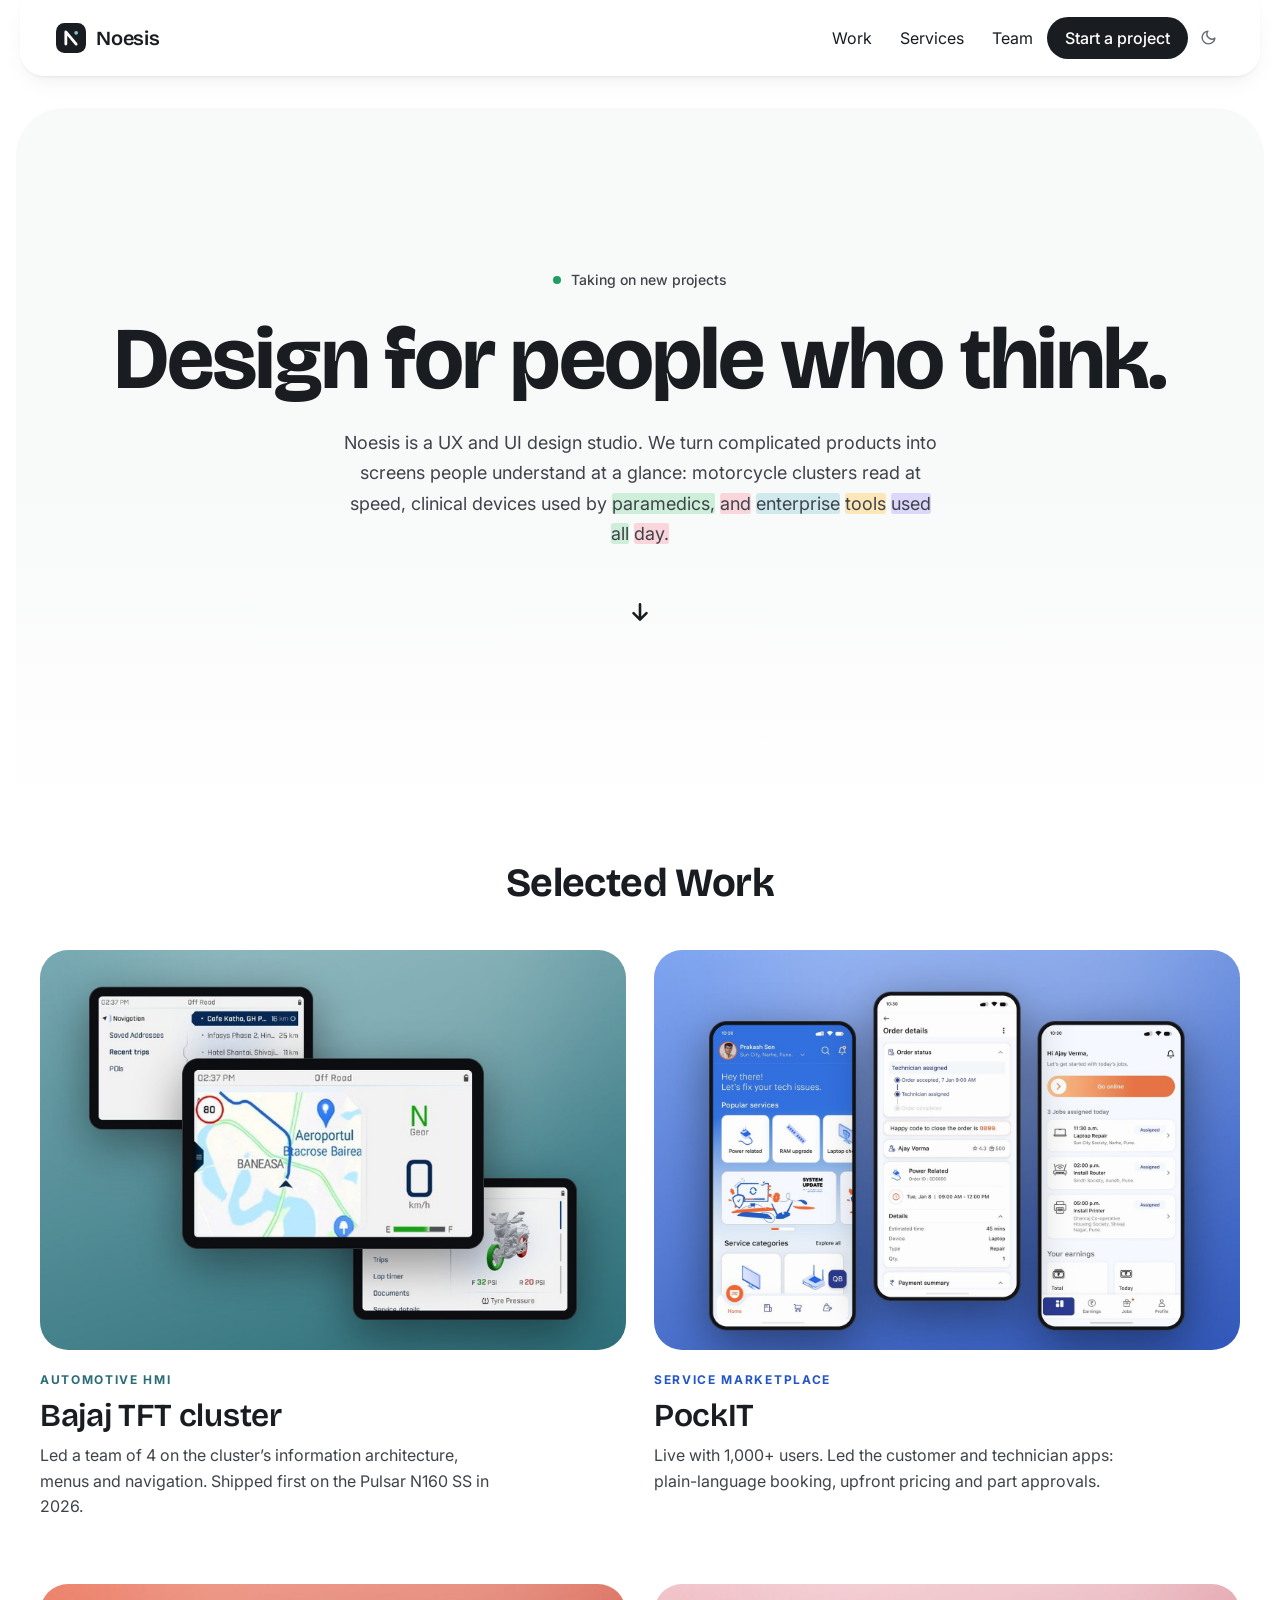
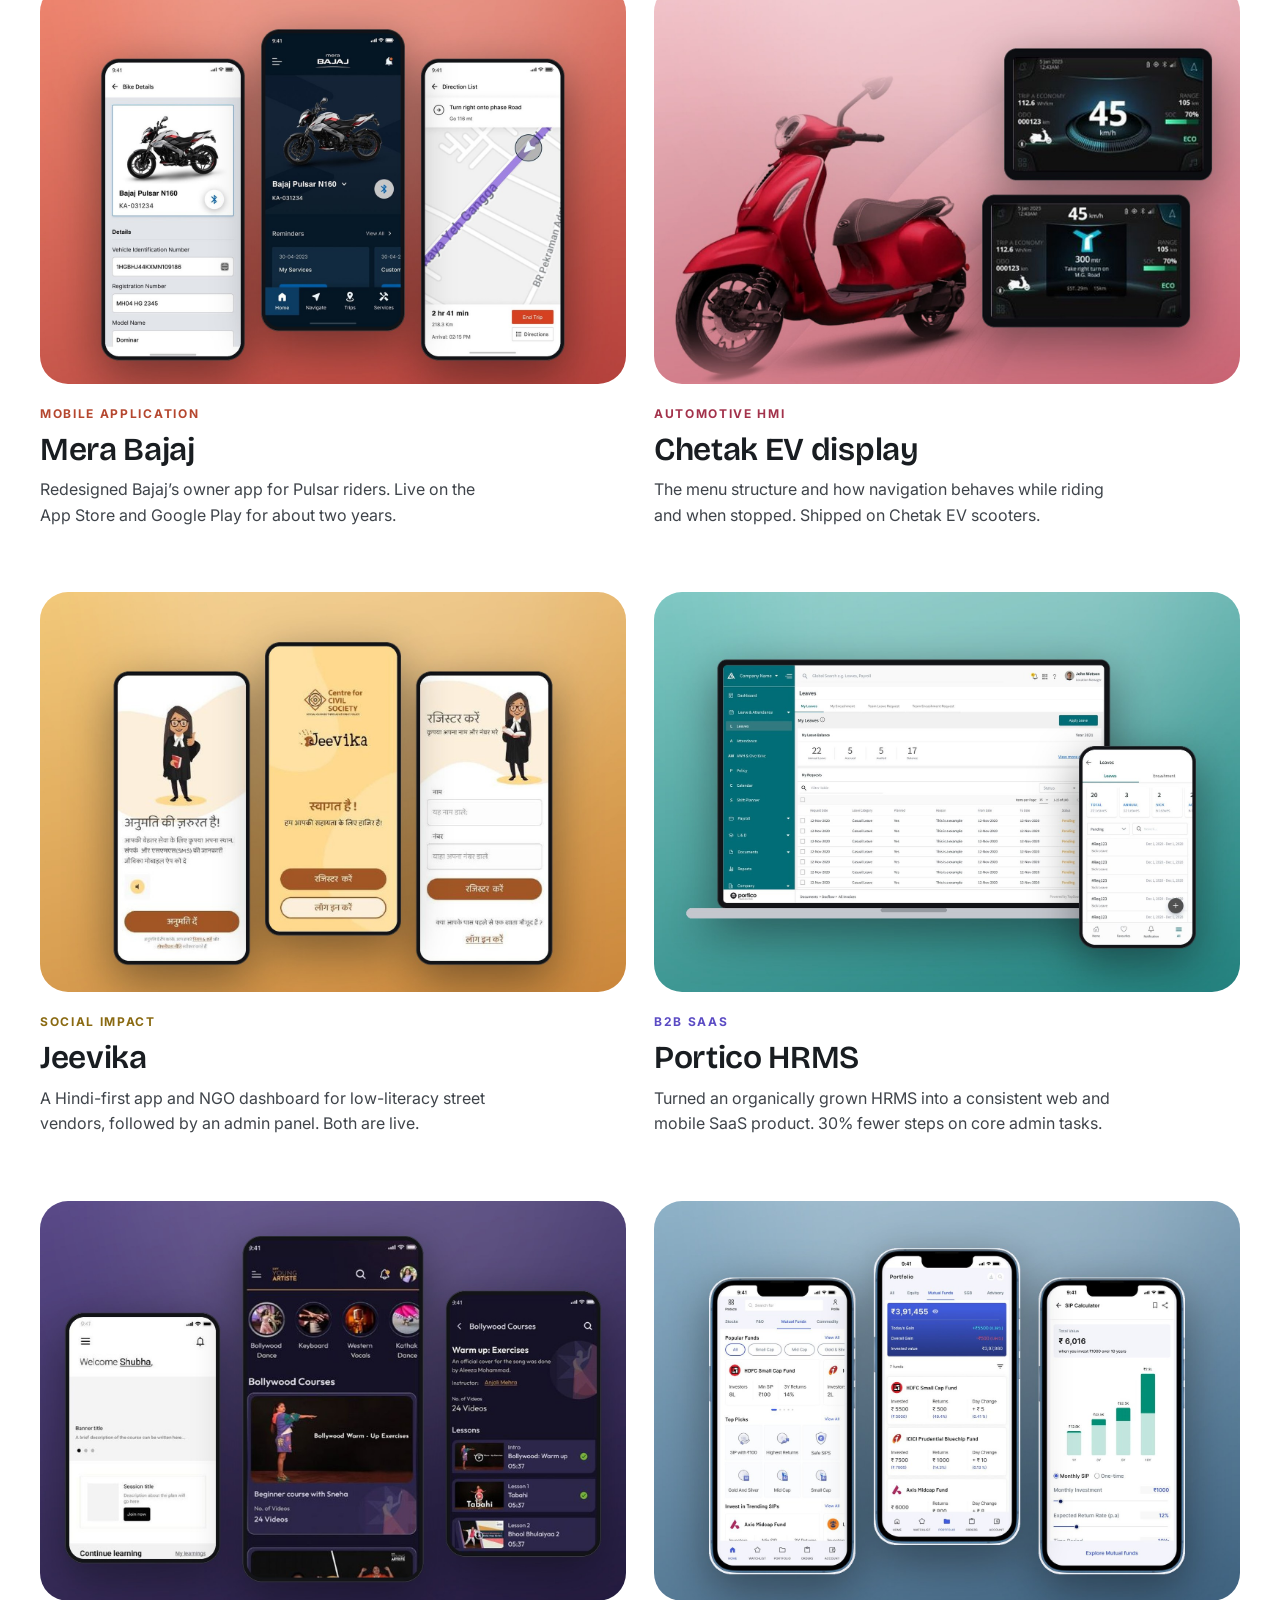
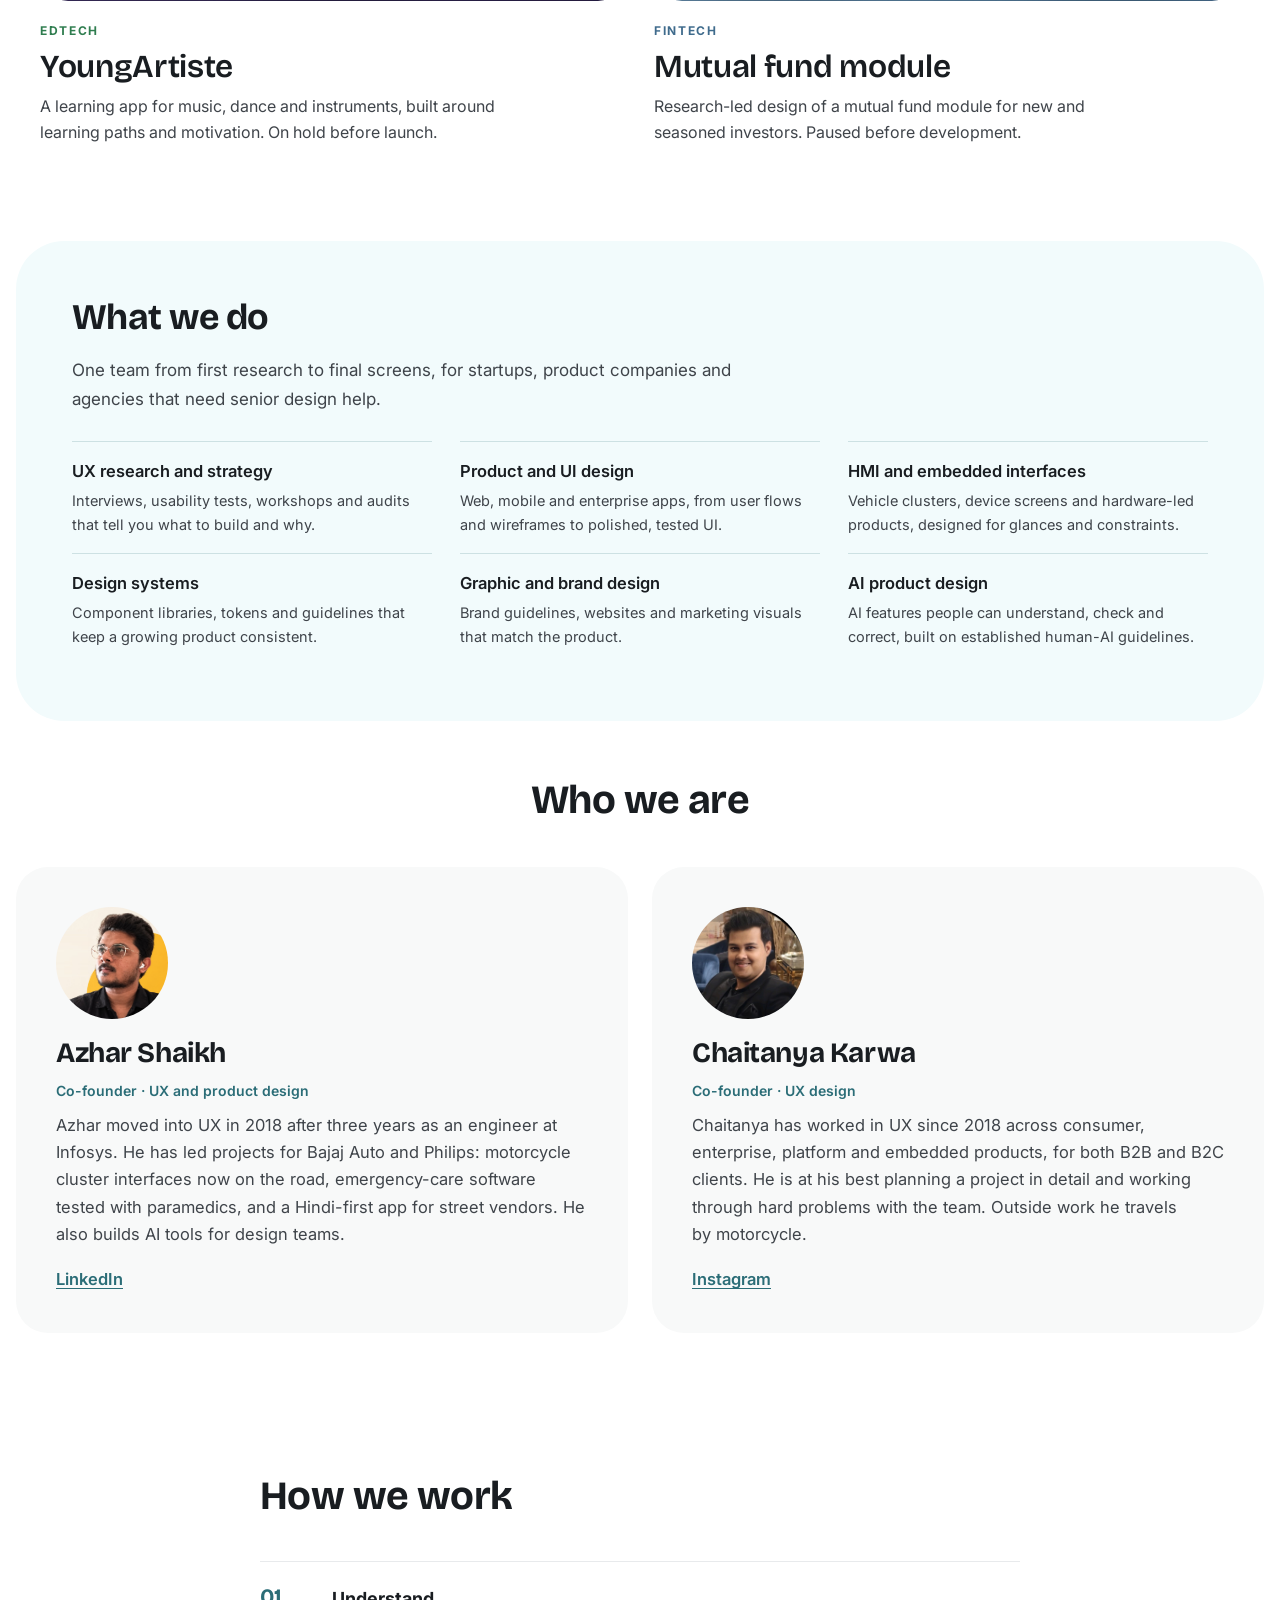
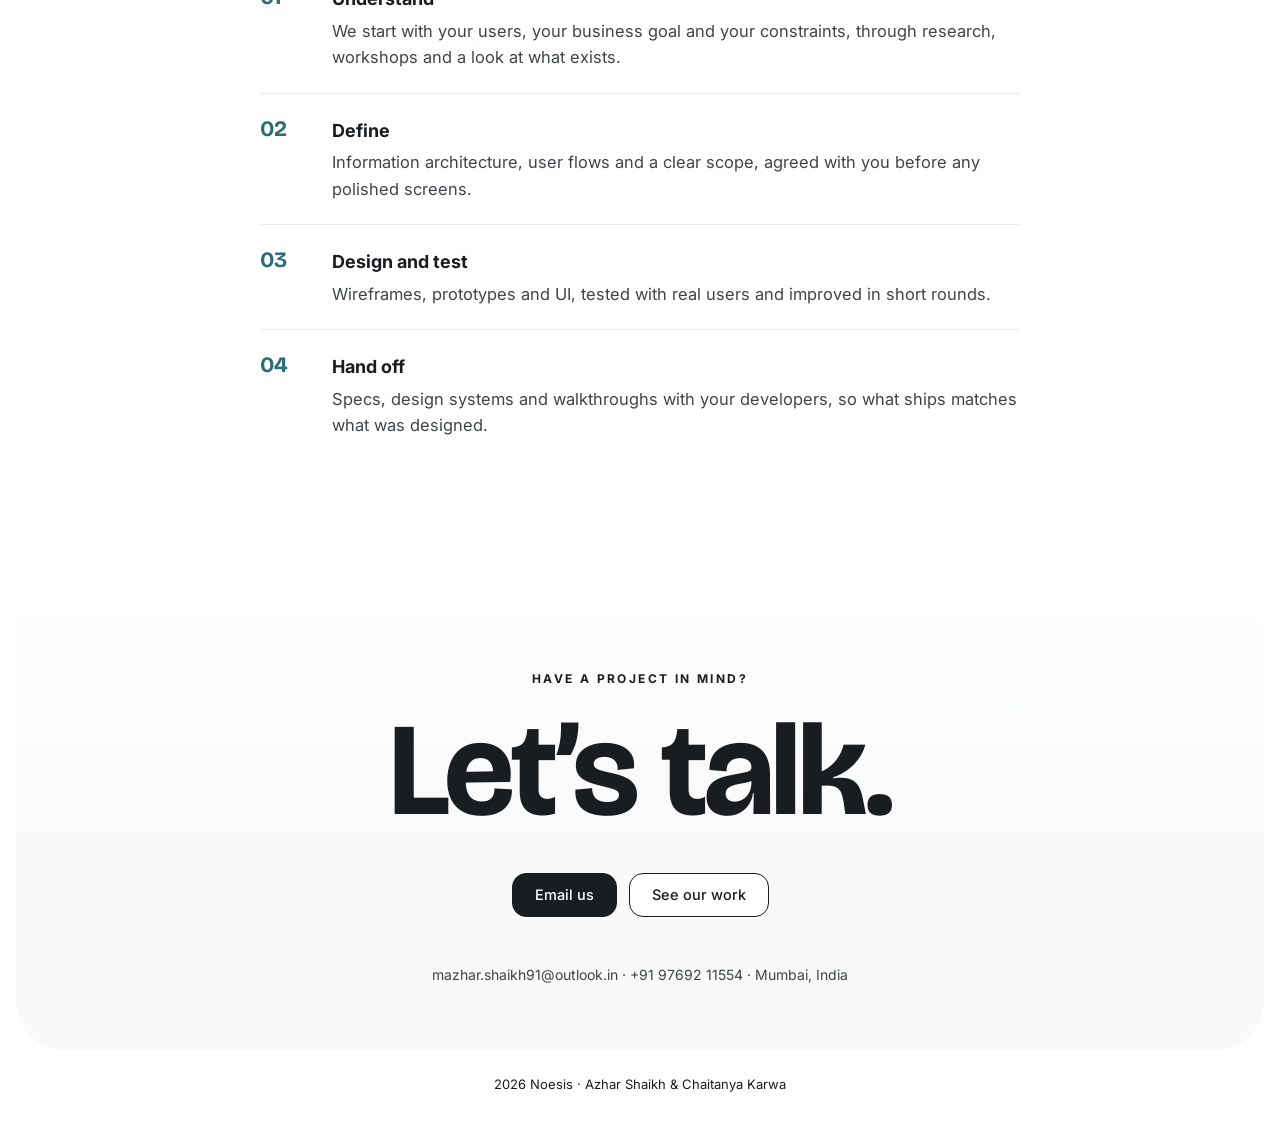
<file: index.html>
<!doctype html>
<html lang="en">
<head>
<meta charset="utf-8">
<meta name="viewport" content="width=device-width, initial-scale=1, viewport-fit=cover">
<meta name="description" content="Noesis is a UX and UI design studio run by Azhar Shaikh and Chaitanya Karwa. Product, HMI, enterprise and brand design for teams who want clear, considered work.">
<meta property="og:title" content="Noesis · UX and UI design studio">
<meta property="og:description" content="Product, HMI, enterprise and brand design by Azhar Shaikh and Chaitanya Karwa.">
<meta property="og:type" content="website">
<meta property="og:image" content="img/cover-hmi.jpg">
<link rel="icon" href="logo.svg" type="image/svg+xml">
<title>Noesis · UX and UI design studio</title>
<link rel="preconnect" href="https://fonts.googleapis.com">
<link rel="preconnect" href="https://fonts.gstatic.com" crossorigin>
<link rel="stylesheet" href="https://fonts.googleapis.com/css2?family=Bricolage+Grotesque:opsz,wght@12..96,500;12..96,600;12..96,700&family=Inter:wght@400;500;600;700&display=swap">
<link rel="stylesheet" href="styles.css">
<link rel="stylesheet" href="soft.css">
<link rel="stylesheet" href="home.css">
<link rel="stylesheet" href="noesis.css">
</head>
<body>
<div class="wrap">
  <header class="topbar">
    <a class="wordmark" href="index.html"><svg class="logo" viewBox="0 0 64 64" aria-hidden="true"><rect width="64" height="64" rx="18"/><path d="M21 45V19l22 26"/><circle cx="43" cy="21" r="4"/></svg><span class="wm-name">Noesis</span></a>
    <nav class="topnav" aria-label="Sections">
      <a href="#work">Work</a>
      <a href="#services">Services</a>
      <a href="#team">Team</a>
      <a class="nav-cta" href="#contact">Start a project</a>
    </nav>
  </header>

  <section class="hello" aria-labelledby="name">
    <span class="status">Taking on new projects</span>
    <h1 id="name">Design for people who think.</h1>
    <p>Noesis is a UX and UI design studio. We turn complicated products into screens people understand at a glance: motorcycle clusters read at speed, clinical devices used by paramedics, and enterprise tools used all day.</p>
    <a class="down" href="#work" aria-label="See our work"><svg viewBox="0 0 24 24" fill="none" stroke="currentColor" stroke-width="2.4" stroke-linecap="round" stroke-linejoin="round" aria-hidden="true"><path d="M12 5v14M6 13l6 6 6-6"/></svg></a>
  </section>

  <section id="work" class="sec" aria-labelledby="work-h">
    <h2 id="work-h" class="sec-title">Selected Work</h2>
    <div class="cs-grid">
      <a class="cs-card" href="case-hmi.html" style="--c:#2b6d77">
        <span class="cs-img"><img src="img/cover-hmi.jpg" alt="Three TFT cluster screens: navigation list, map with speed, and tyre pressure" loading="lazy"></span>
        <span class="cs-label">Automotive HMI</span>
        <strong>Bajaj TFT cluster</strong>
        <span class="cs-desc">Led a team of 4 on the cluster’s information architecture, menus and navigation. Shipped first on the Pulsar N160 SS in 2026.</span>
      </a>
      <a class="cs-card" href="case-pockit.html" style="--c:#2456c9">
        <span class="cs-img"><img src="img/cover-pockit.jpg" alt="Three PockIT phone screens: customer home, order details and technician dashboard" loading="lazy"></span>
        <span class="cs-label">Service marketplace</span>
        <strong>PockIT</strong>
        <span class="cs-desc">Live with 1,000+ users. Led the customer and technician apps: plain-language booking, upfront pricing and part approvals.</span>
      </a>
      <a class="cs-card" href="case-merabajaj.html" style="--c:#b5472f">
        <span class="cs-img"><img src="img/cover-merabajaj.jpg" alt="Three Mera Bajaj phone screens: bike details, home and directions" loading="lazy"></span>
        <span class="cs-label">Mobile application</span>
        <strong>Mera Bajaj</strong>
        <span class="cs-desc">Redesigned Bajaj’s owner app for Pulsar riders. Live on the App Store and Google Play for about two years.</span>
      </a>
      <a class="cs-card" href="case-chetak.html" style="--c:#a3324b">
        <span class="cs-img"><img src="img/cover-chetak.jpg" alt="Chetak EV scooter beside two of its display screens" loading="lazy"></span>
        <span class="cs-label">Automotive HMI</span>
        <strong>Chetak EV display</strong>
        <span class="cs-desc">The menu structure and how navigation behaves while riding and when stopped. Shipped on Chetak EV scooters.</span>
      </a>
      <a class="cs-card" href="case-jeevika.html" style="--c:#8a6a12">
        <span class="cs-img"><img src="img/cover-jeevika.jpg" alt="Three Jeevika phone screens in Hindi" loading="lazy"></span>
        <span class="cs-label">Social impact</span>
        <strong>Jeevika</strong>
        <span class="cs-desc">A Hindi-first app and NGO dashboard for low-literacy street vendors, followed by an admin panel. Both are live.</span>
      </a>
      <a class="cs-card" href="case-portico.html" style="--c:#5b4bc4">
        <span class="cs-img"><img src="img/cover-portico.jpg" alt="Portico leave management on a laptop and a phone" loading="lazy"></span>
        <span class="cs-label">B2B SaaS</span>
        <strong>Portico HRMS</strong>
        <span class="cs-desc">Turned an organically grown HRMS into a consistent web and mobile SaaS product. 30% fewer steps on core admin tasks.</span>
      </a>
      <a class="cs-card" href="case-youngartiste.html" style="--c:#2f7d4f">
        <span class="cs-img"><img src="img/cover-youngartiste.jpg" alt="Three YoungArtiste phone screens" loading="lazy"></span>
        <span class="cs-label">EdTech</span>
        <strong>YoungArtiste</strong>
        <span class="cs-desc">A learning app for music, dance and instruments, built around learning paths and motivation. On hold before launch.</span>
      </a>
      <a class="cs-card" href="case-fintech.html" style="--c:#3f6b8c">
        <span class="cs-img"><img src="img/cover-fintech.jpg" alt="Three mutual fund app screens: funds, portfolio and SIP calculator" loading="lazy"></span>
        <span class="cs-label">Fintech</span>
        <strong>Mutual fund module</strong>
        <span class="cs-desc">Research-led design of a mutual fund module for new and seasoned investors. Paused before development.</span>
      </a>
    </div>
  </section>

  <section id="services" class="ai-card svc" aria-labelledby="svc-h">
    <h2 id="svc-h">What we do</h2>
    <p class="lede">One team from first research to final screens, for startups, product companies and agencies that need senior design help.</p>
    <ul class="ai-grid">
      <li><strong>UX research and strategy</strong><span>Interviews, usability tests, workshops and audits that tell you what to build and why.</span></li>
      <li><strong>Product and UI design</strong><span>Web, mobile and enterprise apps, from user flows and wireframes to polished, tested UI.</span></li>
      <li><strong>HMI and embedded interfaces</strong><span>Vehicle clusters, device screens and hardware-led products, designed for glances and constraints.</span></li>
      <li><strong>Design systems</strong><span>Component libraries, tokens and guidelines that keep a growing product consistent.</span></li>
      <li><strong>Graphic and brand design</strong><span>Brand guidelines, websites and marketing visuals that match the product.</span></li>
      <li><strong>AI product design</strong><span>AI features people can understand, check and correct, built on established human-AI guidelines.</span></li>
    </ul>
  </section>

  <section id="team" class="sec" aria-labelledby="team-h">
    <h2 id="team-h" class="sec-title">Who we are</h2>
    <div class="team">
      <article class="person">
        <img class="person-photo" src="img/azhar.jpg" alt="Azhar Shaikh" width="160" height="160" loading="lazy">
        <h3>Azhar Shaikh</h3>
        <p class="person-role">Co-founder · UX and product design</p>
        <p>Azhar moved into UX in 2018 after three years as an engineer at Infosys. He has led projects for Bajaj Auto and Philips: motorcycle cluster interfaces now on the road, emergency-care software tested with paramedics, and a Hindi-first app for street vendors. He also builds AI tools for design teams.</p>
        <p class="person-links"><a href="https://www.linkedin.com/in/mazharshaikh91" target="_blank" rel="noopener">LinkedIn</a></p>
      </article>
      <article class="person">
        <img class="person-photo" src="img/chaitanya.jpg" alt="Chaitanya Karwa, smiling, in a black blazer" width="160" height="160" loading="lazy">
        <h3>Chaitanya Karwa</h3>
        <p class="person-role">Co-founder · UX design</p>
        <p>Chaitanya has worked in UX since 2018 across consumer, enterprise, platform and embedded products, for both B2B and B2C clients. He is at his best planning a project in detail and working through hard problems with the team. Outside work he travels by motorcycle.</p>
        <p class="person-links"><a href="https://www.instagram.com/chaitanyakarwa/" target="_blank" rel="noopener">Instagram</a></p>
      </article>
    </div>
  </section>

  <section class="col how" aria-labelledby="how-h">
    <h2 id="how-h">How we work</h2>
    <ol class="steps">
      <li><strong>Understand</strong><span>We start with your users, your business goal and your constraints, through research, workshops and a look at what exists.</span></li>
      <li><strong>Define</strong><span>Information architecture, user flows and a clear scope, agreed with you before any polished screens.</span></li>
      <li><strong>Design and test</strong><span>Wireframes, prototypes and UI, tested with real users and improved in short rounds.</span></li>
      <li><strong>Hand off</strong><span>Specs, design systems and walkthroughs with your developers, so what ships matches what was designed.</span></li>
    </ol>
  </section>

  <section class="connect wide" id="contact" aria-labelledby="connect-h">
    <p class="label">Have a project in mind?</p>
    <h2 id="connect-h">Let’s talk.</h2>
    <div class="connect-btns">
      <a class="btn solid" href="mailto:mazhar.shaikh91@outlook.in?subject=Project%20enquiry%20for%20Noesis">Email us</a>
      <a class="btn" href="#work">See our work</a>
    </div>
    <p class="mail">mazhar.shaikh91@outlook.in · +91 97692 11554 · Mumbai, India</p>
  </section>

  <footer class="foot"><span>2026 Noesis · Azhar Shaikh &amp; Chaitanya Karwa</span></footer>
</div>
<script src="ui.js" defer></script>
<script src="fx.js" defer></script>
</body>
</html>
</file>
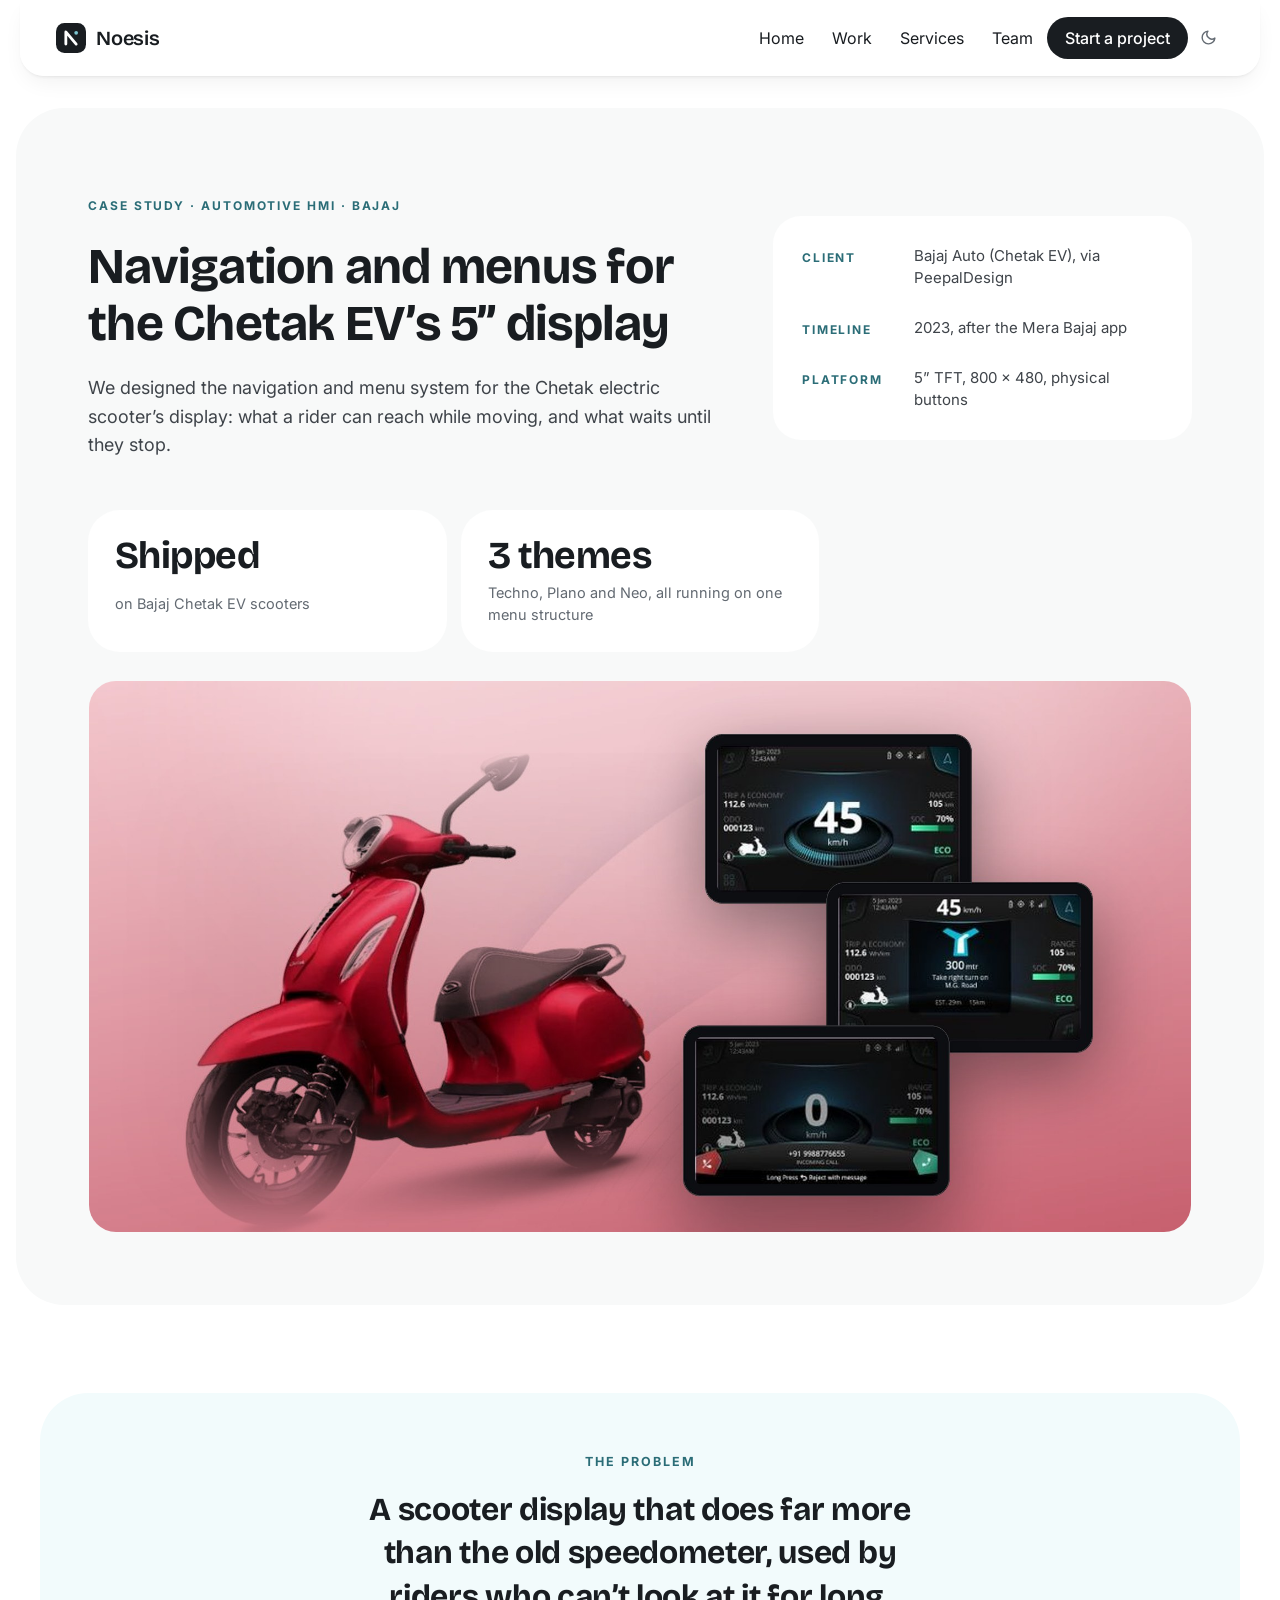
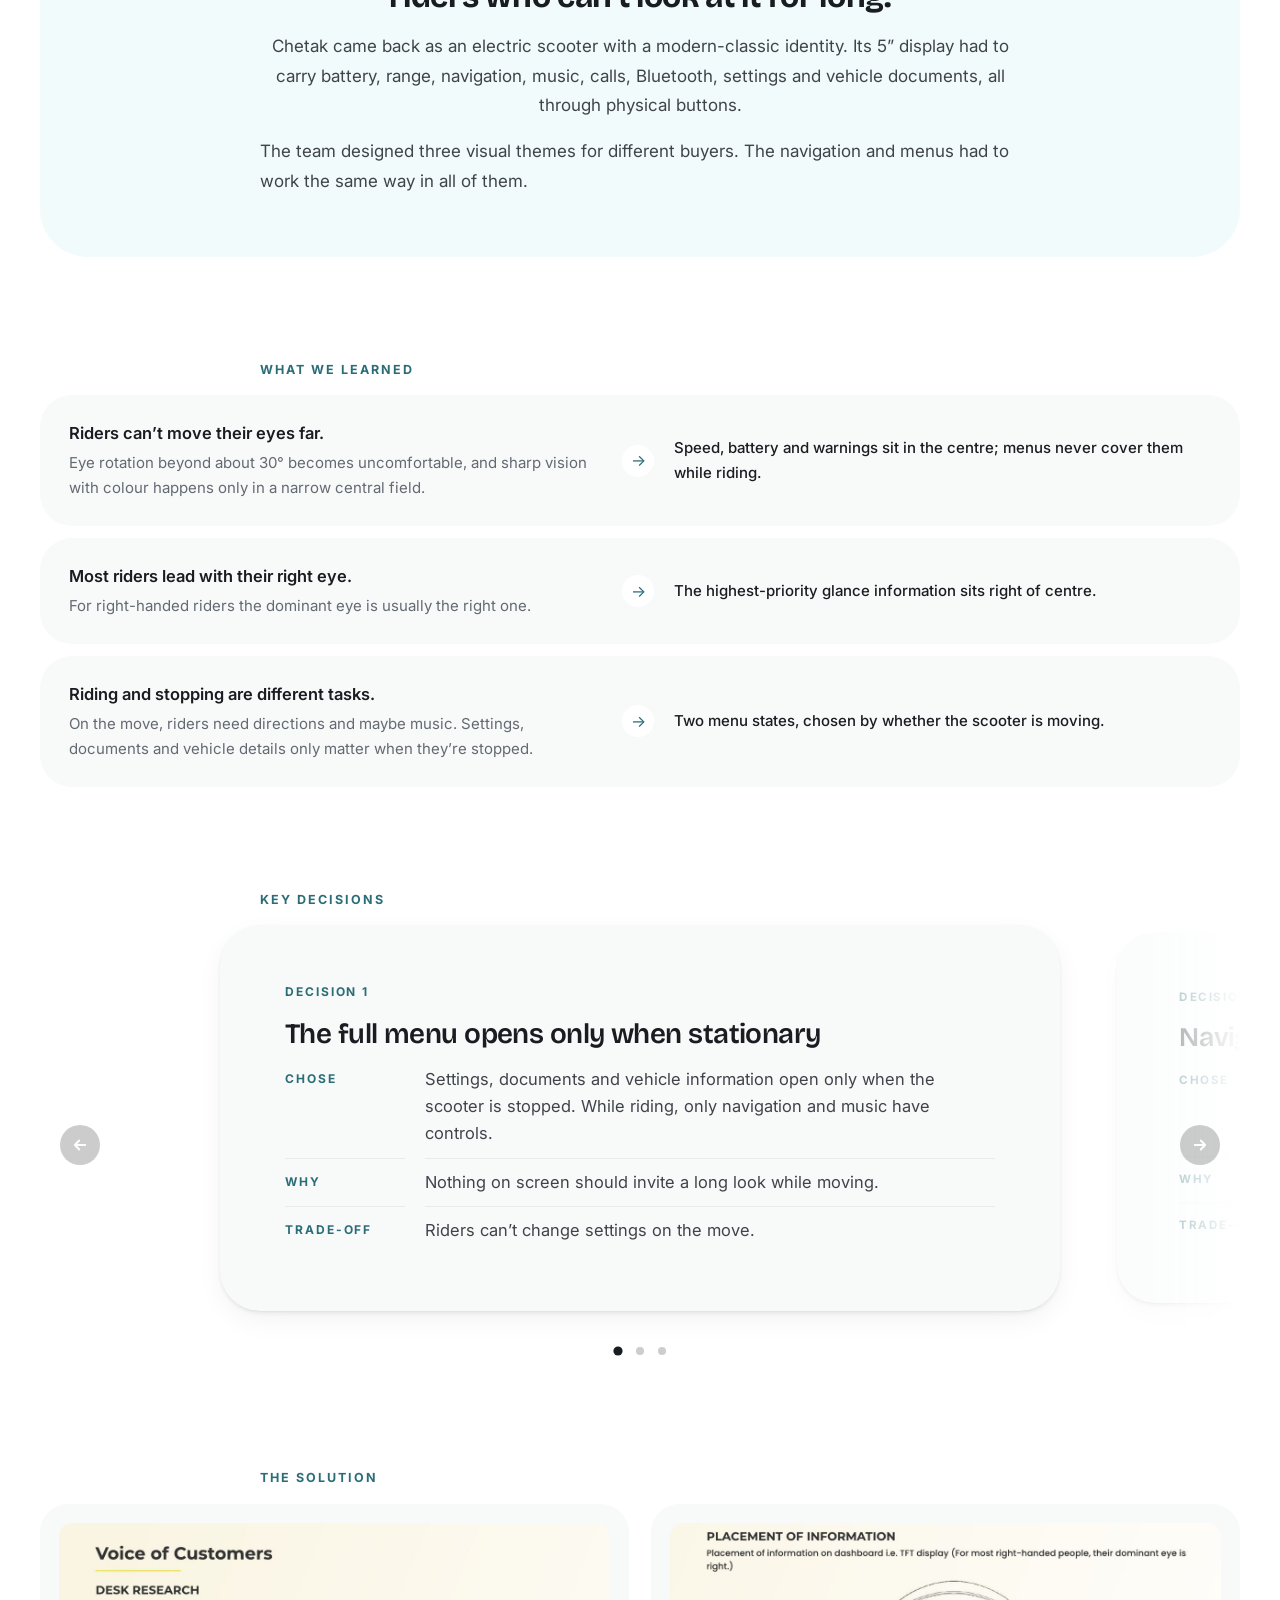
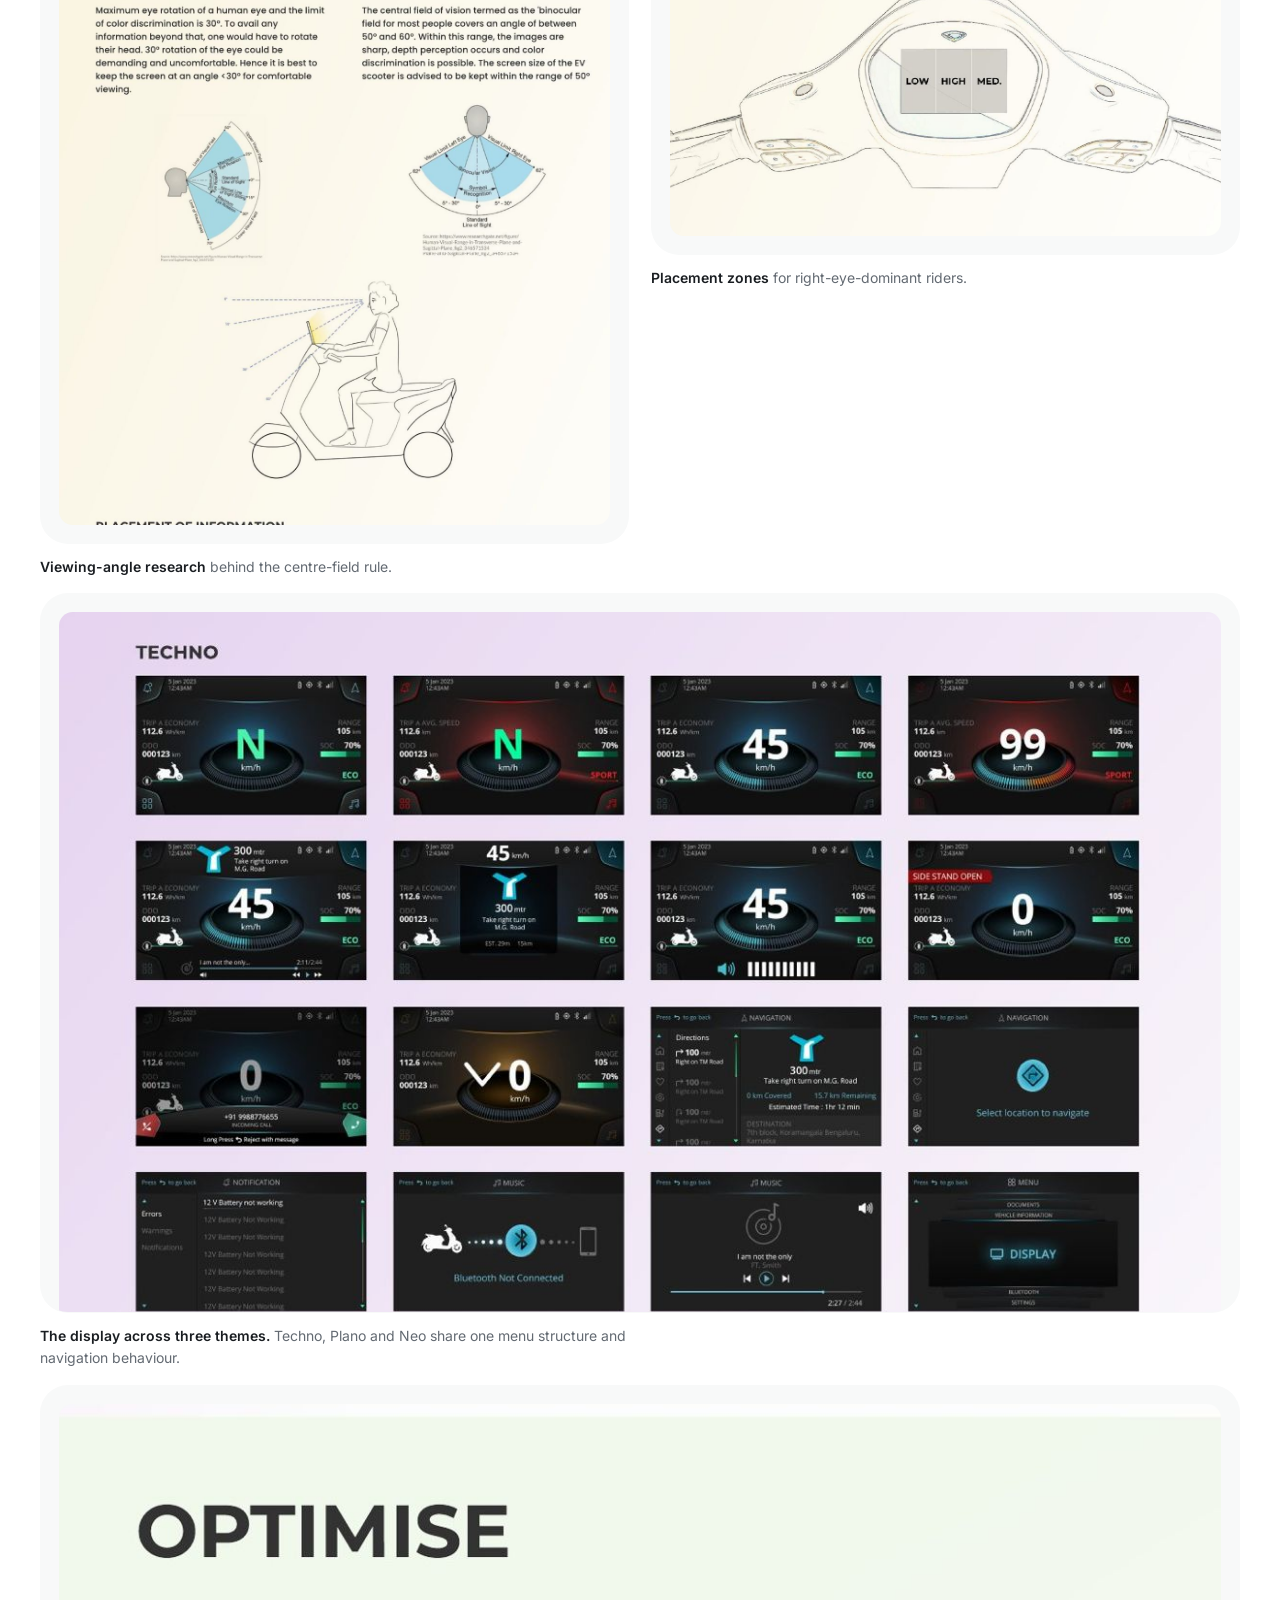
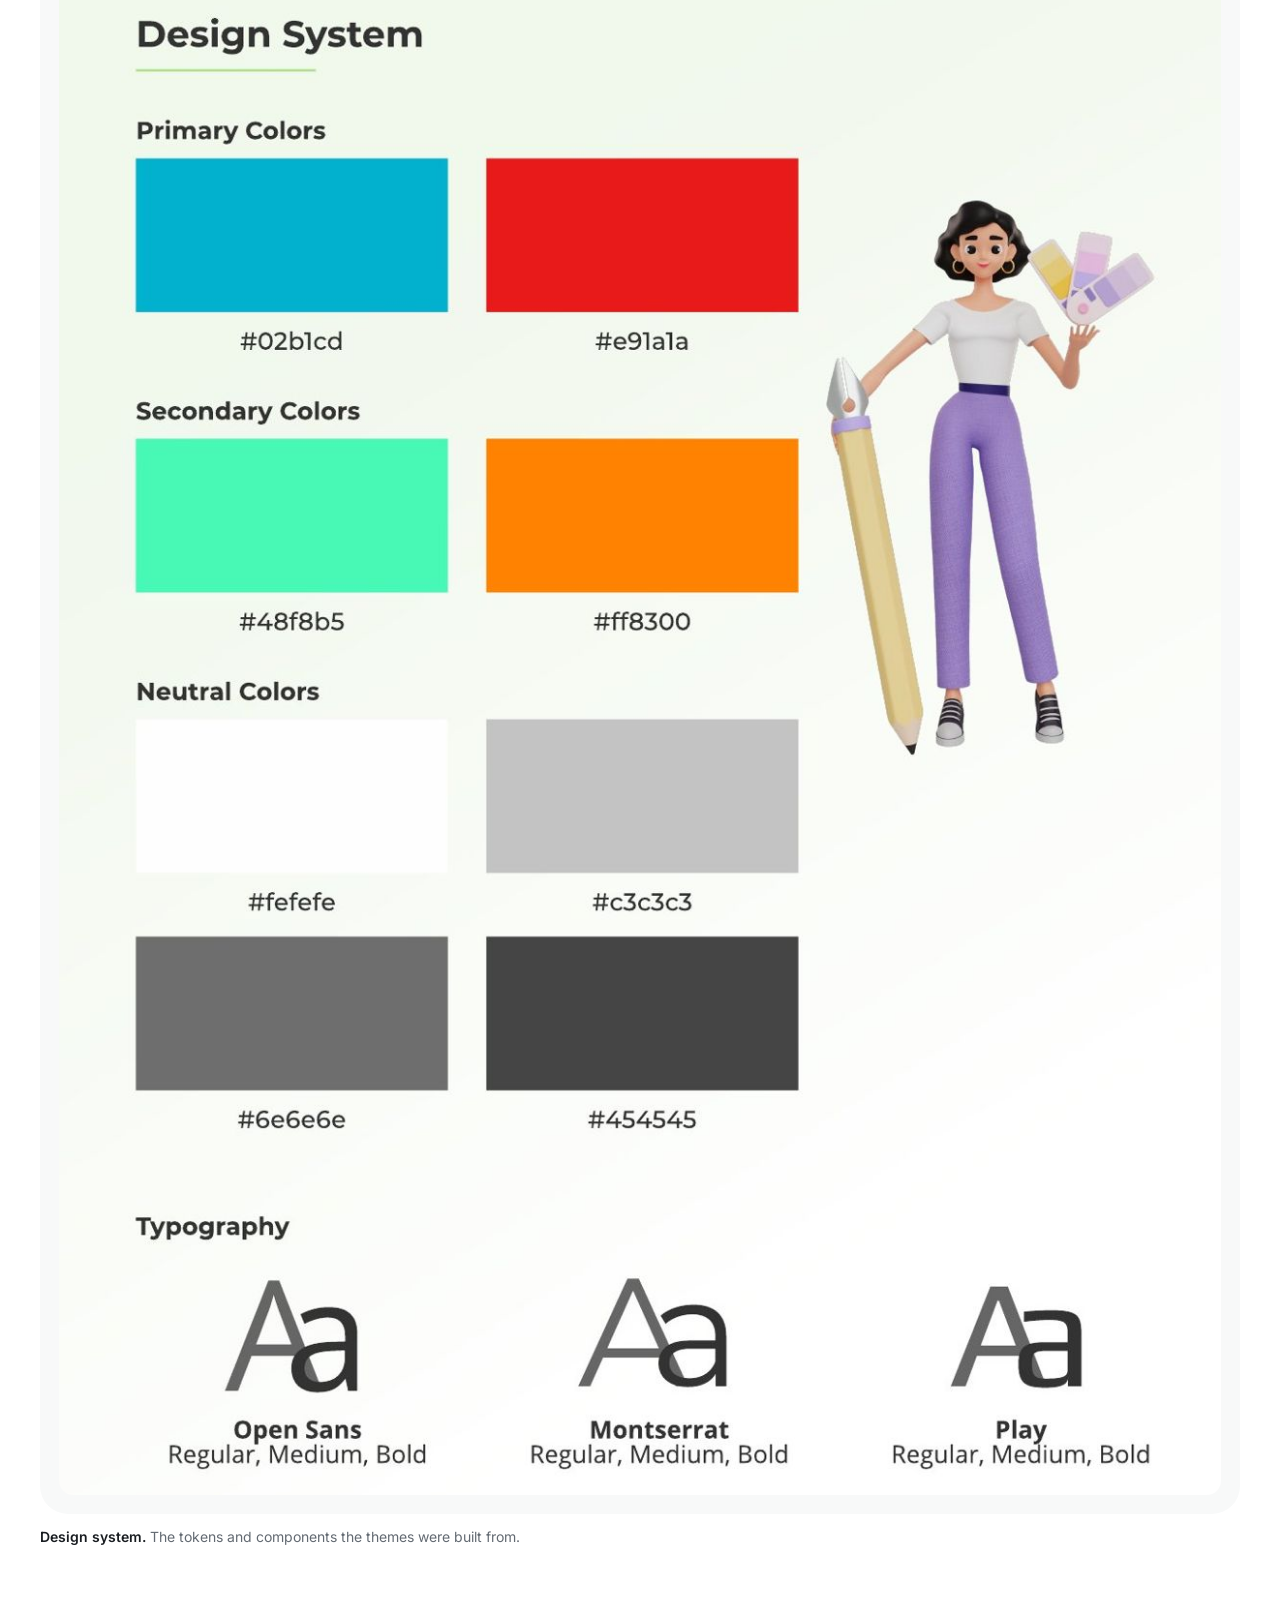
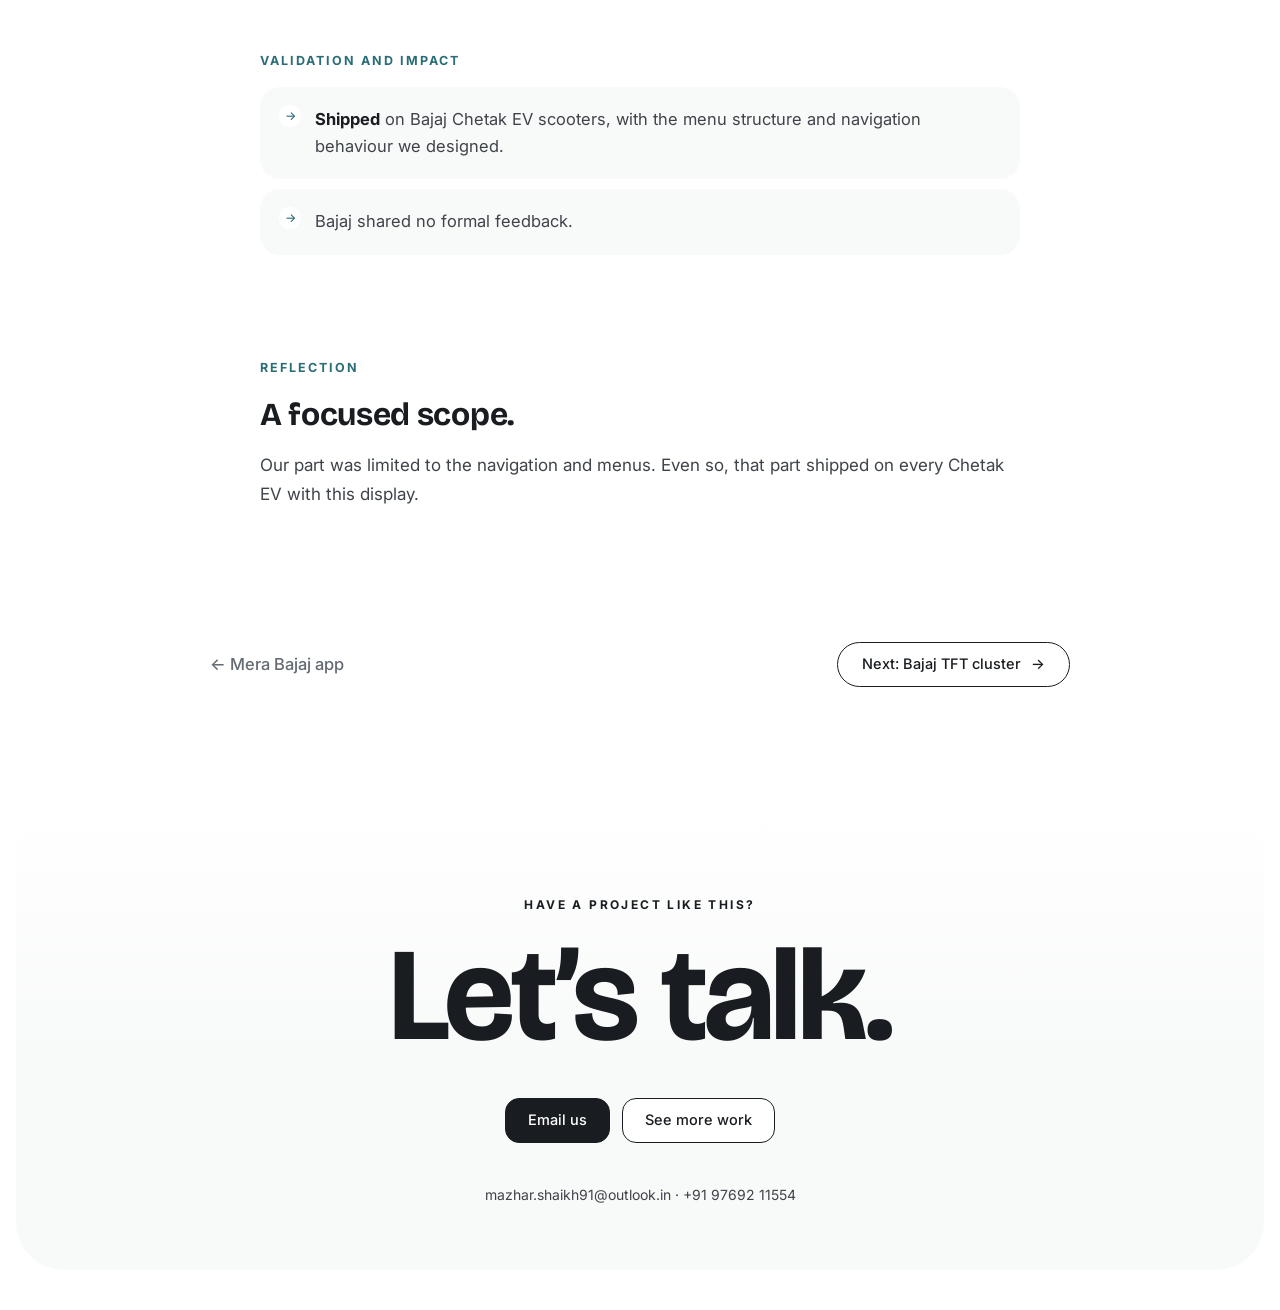
<file: case-chetak.html>
<!doctype html>
<html lang="en">
<head>
<meta charset="utf-8">
<meta name="viewport" content="width=device-width, initial-scale=1, viewport-fit=cover">
<link rel="icon" href="logo.svg" type="image/svg+xml">
<title>Chetak EV Display · Noesis</title>
<link rel="preconnect" href="https://fonts.googleapis.com">
<link rel="preconnect" href="https://fonts.gstatic.com" crossorigin>
<link rel="stylesheet" href="https://fonts.googleapis.com/css2?family=Bricolage+Grotesque:opsz,wght@12..96,500;12..96,600;12..96,700&family=Inter:wght@400;500;600;700&display=swap">
<link rel="stylesheet" href="styles.css">
<link rel="stylesheet" href="case.css">
<link rel="stylesheet" href="noesis.css">
<link rel="stylesheet" href="soft.css">
</head>
<body>
<div class="wrap">
  <header class="topbar">
    <a class="wordmark" href="index.html"><svg class="logo" viewBox="0 0 64 64" aria-hidden="true"><rect width="64" height="64" rx="18"/><path d="M21 45V19l22 26"/><circle cx="43" cy="21" r="4"/></svg><span class="wm-name">Noesis</span></a>
    <nav class="topnav" aria-label="Site"><a href="index.html">Home</a><a href="index.html#work">Work</a><a href="index.html#services">Services</a><a href="index.html#team">Team</a><a class="nav-cta" href="index.html#contact">Start a project</a></nav>
  </header>

  <section class="cs-hero">
    <p class="label">Case study · Automotive HMI · Bajaj</p>
    <h1>Navigation and menus for the Chetak EV’s 5” display</h1>
    <p class="sub">We designed the navigation and menu system for the Chetak electric scooter’s display: what a rider can reach while moving, and what waits until they stop.</p>
    <dl class="meta">
      <div><dt>Client</dt><dd>Bajaj Auto (Chetak EV), via PeepalDesign</dd></div>
      <div><dt>Timeline</dt><dd>2023, after the Mera Bajaj app</dd></div>
      <div><dt>Platform</dt><dd>5” TFT, 800 × 480, physical buttons</dd></div>
    </dl>
    <div class="impact">
      <div><strong>Shipped</strong><span>on Bajaj Chetak EV scooters</span></div>
      <div><strong>3 themes</strong><span>Techno, Plano and Neo, all running on one menu structure</span></div>
    </div>
    <div class="hero-img"><img src="img/hero2-chetak.jpg" alt="Chetak EV scooter with its 5 inch display"></div>
  </section>

  <div class="cs-body">
    <nav class="toc" aria-label="On this page">
      <span class="label">On this page</span>
      <a href="#problem">The problem</a>
      <a href="#learned">What we learned</a>
      <a href="#decisions">Key decisions</a>
      <a href="#solution">The solution</a>
      <a href="#impact">Validation and impact</a>
      <a href="#reflection">Reflection</a>
    </nav>

    <main class="cs-main">
      <section class="cs-sec" id="problem">
        <h2>The problem</h2>
        <div class="prose">
          <p><strong>A scooter display that does far more than the old speedometer, used by riders who can’t look at it for long.</strong> Chetak came back as an electric scooter with a modern-classic identity. Its 5” display had to carry battery, range, navigation, music, calls, Bluetooth, settings and vehicle documents, all through physical buttons.</p>
          <p>The team designed three visual themes for different buyers. The navigation and menus had to work the same way in all of them.</p>
        </div>
      </section>

      <section class="cs-sec" id="learned">
        <h2>What we learned</h2>
        <div class="insights">
          <div class="insight">
            <div><b>Riders can’t move their eyes far.</b><p>Eye rotation beyond about 30° becomes uncomfortable, and sharp vision with colour happens only in a narrow central field.</p></div>
            <span class="arrow" aria-hidden="true">→</span>
            <p class="impl">Speed, battery and warnings sit in the centre; menus never cover them while riding.</p>
          </div>
          <div class="insight">
            <div><b>Most riders lead with their right eye.</b><p>For right-handed riders the dominant eye is usually the right one.</p></div>
            <span class="arrow" aria-hidden="true">→</span>
            <p class="impl">The highest-priority glance information sits right of centre.</p>
          </div>
          <div class="insight">
            <div><b>Riding and stopping are different tasks.</b><p>On the move, riders need directions and maybe music. Settings, documents and vehicle details only matter when they’re stopped.</p></div>
            <span class="arrow" aria-hidden="true">→</span>
            <p class="impl">Two menu states, chosen by whether the scooter is moving.</p>
          </div>
        </div>
      </section>

      <section class="cs-sec" id="decisions">
        <h2>Key decisions</h2>
        <article class="decision">
          <span class="num">Decision 1</span>
          <h3>The full menu opens only when stationary</h3>
          <dl>
            <dt>Chose</dt><dd>Settings, documents and vehicle information open only when the scooter is stopped. While riding, only navigation and music have controls.</dd>
            <dt>Why</dt><dd>Nothing on screen should invite a long look while moving.</dd>
            <dt>Trade-off</dt><dd>Riders can’t change settings on the move.</dd>
          </dl>
        </article>
        <article class="decision">
          <span class="num">Decision 2</span>
          <h3>Navigation moves to the centre while riding</h3>
          <dl>
            <dt>Chose</dt><dd>When a route is active, directions can take the centre of the screen, inside the rider’s comfortable field of view, with speed and battery still visible.</dd>
            <dt>Why</dt><dd>Turn-by-turn is the one thing riders need to read often while moving.</dd>
            <dt>Trade-off</dt><dd>Secondary information gets less room during navigation.</dd>
          </dl>
        </article>
        <article class="decision">
          <span class="num">Decision 3</span>
          <h3>One menu structure for all three themes</h3>
          <dl>
            <dt>Chose</dt><dd>The menu grouping, order and button behaviour stay identical across Techno, Plano and Neo; only the visual style changes.</dd>
            <dt>Why</dt><dd>A rider who switches theme shouldn’t have to relearn where anything is.</dd>
            <dt>Trade-off</dt><dd>Every menu screen had to be checked in all three themes.</dd>
          </dl>
        </article>
      </section>

      <section class="cs-sec" id="solution">
        <h2>The solution</h2>
                <div class="figs">
          <figure>
            <div class="frame"><img src="img/chetak-angle.jpg" alt="Desk research on eye rotation and viewing angle" loading="lazy"></div>
            <figcaption><b>Viewing-angle research</b> behind the centre-field rule.</figcaption>
          </figure>
          <figure>
            <div class="frame"><img src="img/chetak-placement.jpg" alt="Placement zones for information on the display" loading="lazy"></div>
            <figcaption><b>Placement zones</b> for right-eye-dominant riders.</figcaption>
          </figure>
        </div>
        <figure>
          <div class="frame tall"><img src="img/chetak-themes.jpg" alt="Display designs in Techno, Plano and Neo themes" loading="lazy"></div>
          <figcaption><b>The display across three themes.</b> Techno, Plano and Neo share one menu structure and navigation behaviour.</figcaption>
        </figure>
        <figure>
          <div class="frame"><img src="img/chetak-system.jpg" alt="Chetak display design system: colours, type and components" loading="lazy"></div>
          <figcaption><b>Design system.</b> The tokens and components the themes were built from.</figcaption>
        </figure>
      </section>

      <section class="cs-sec" id="impact">
        <h2>Validation and impact</h2>
        <ul class="results">
          <li><strong>Shipped</strong> on Bajaj Chetak EV scooters, with the menu structure and navigation behaviour we designed.</li>
          <li>Bajaj shared no formal feedback.</li>
        </ul>
      </section>

      <section class="cs-sec" id="reflection">
        <h2>Reflection</h2>
        <div class="prose"><p><strong>A focused scope.</strong> Our part was limited to the navigation and menus. Even so, that part shipped on every Chetak EV with this display.</p></div>
      </section>
    </main>
  </div>

  <nav class="next" aria-label="Next case study">
    <a href="case-merabajaj.html">← Mera Bajaj app</a>
    <a class="btn" href="case-hmi.html">Next: Bajaj TFT cluster <span class="arr">→</span></a>
  </nav>
  <section class="connect" aria-labelledby="connect-h">
    <p class="label">Have a project like this?</p>
    <h2 id="connect-h">Let’s talk.</h2>
    <div class="connect-btns"><a class="btn solid" href="mailto:mazhar.shaikh91@outlook.in?subject=Project%20enquiry%20for%20Noesis">Email us</a><a class="btn" href="index.html#work">See more work</a></div>
    <p class="mail">mazhar.shaikh91@outlook.in · +91 97692 11554</p>
  </section>

</div>
<script src="ui.js" defer></script>
<script src="fx.js" defer></script>
</body>
</html>
</file>
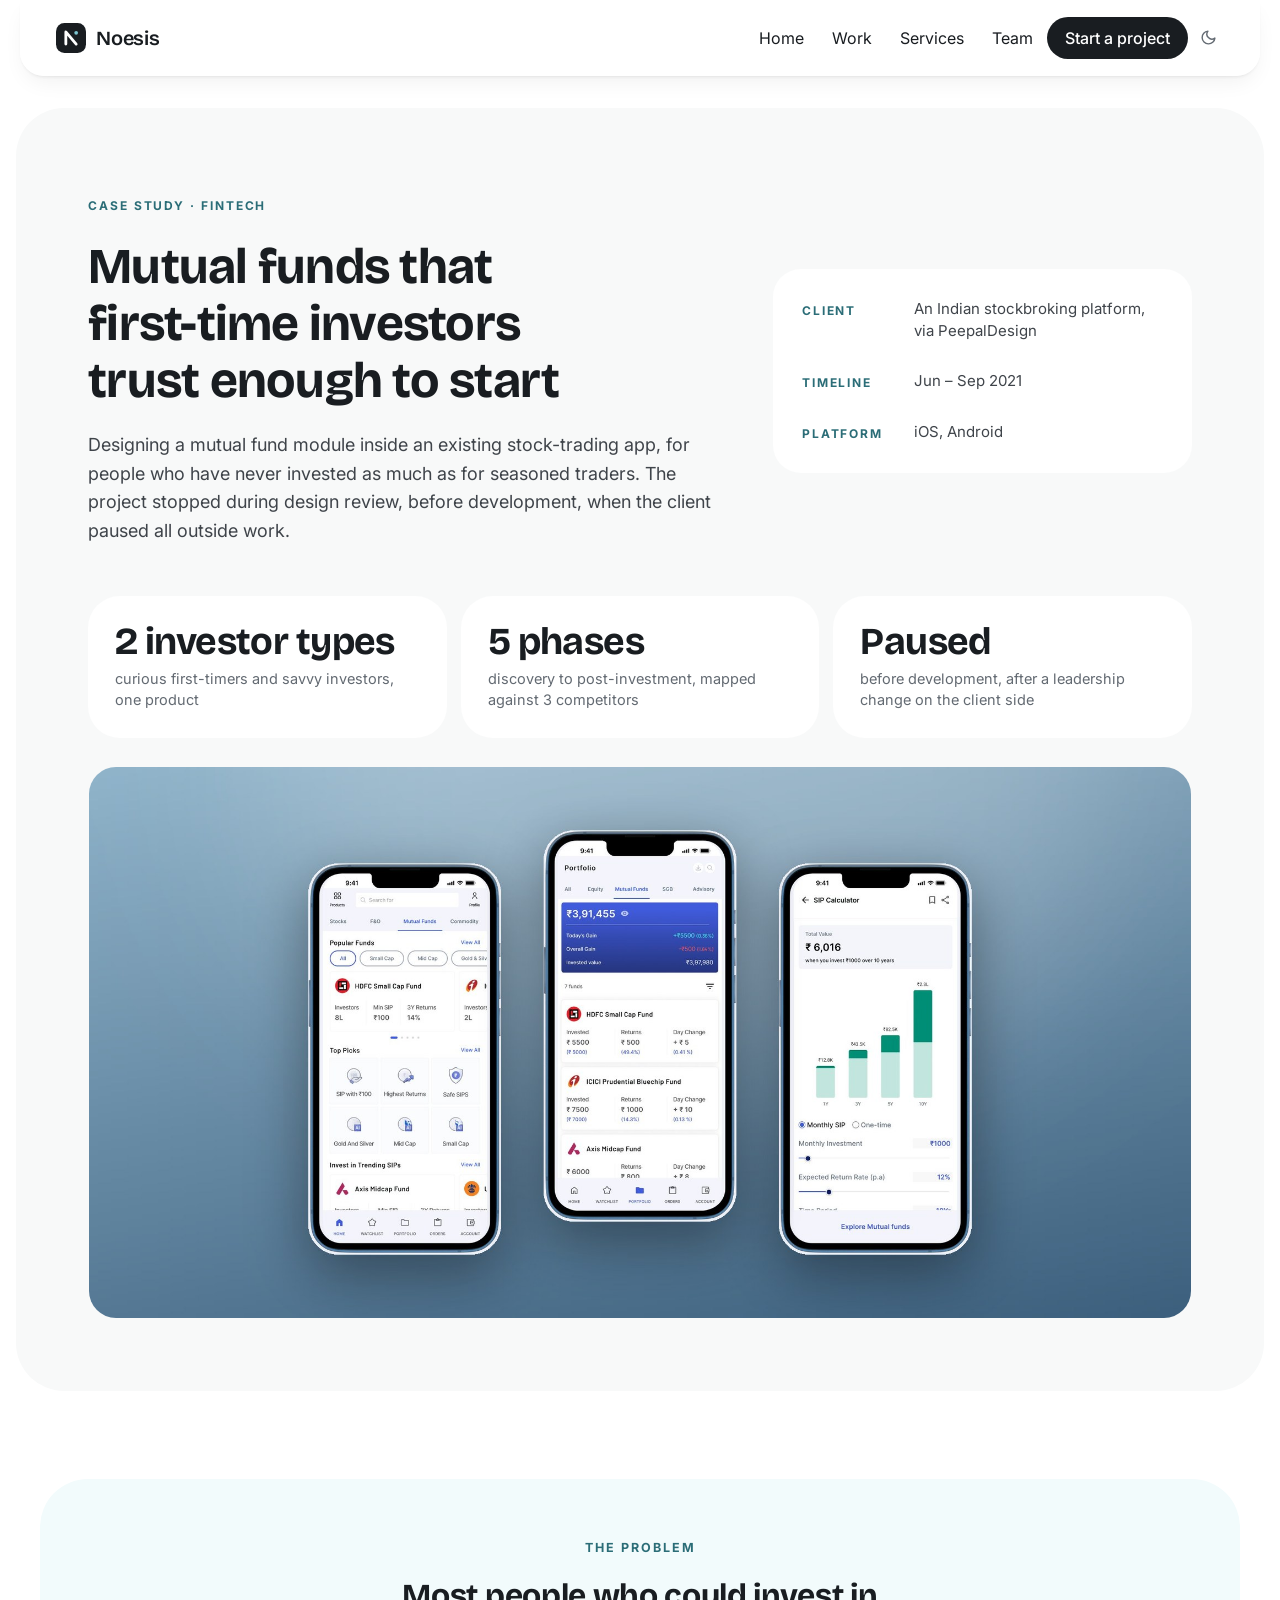
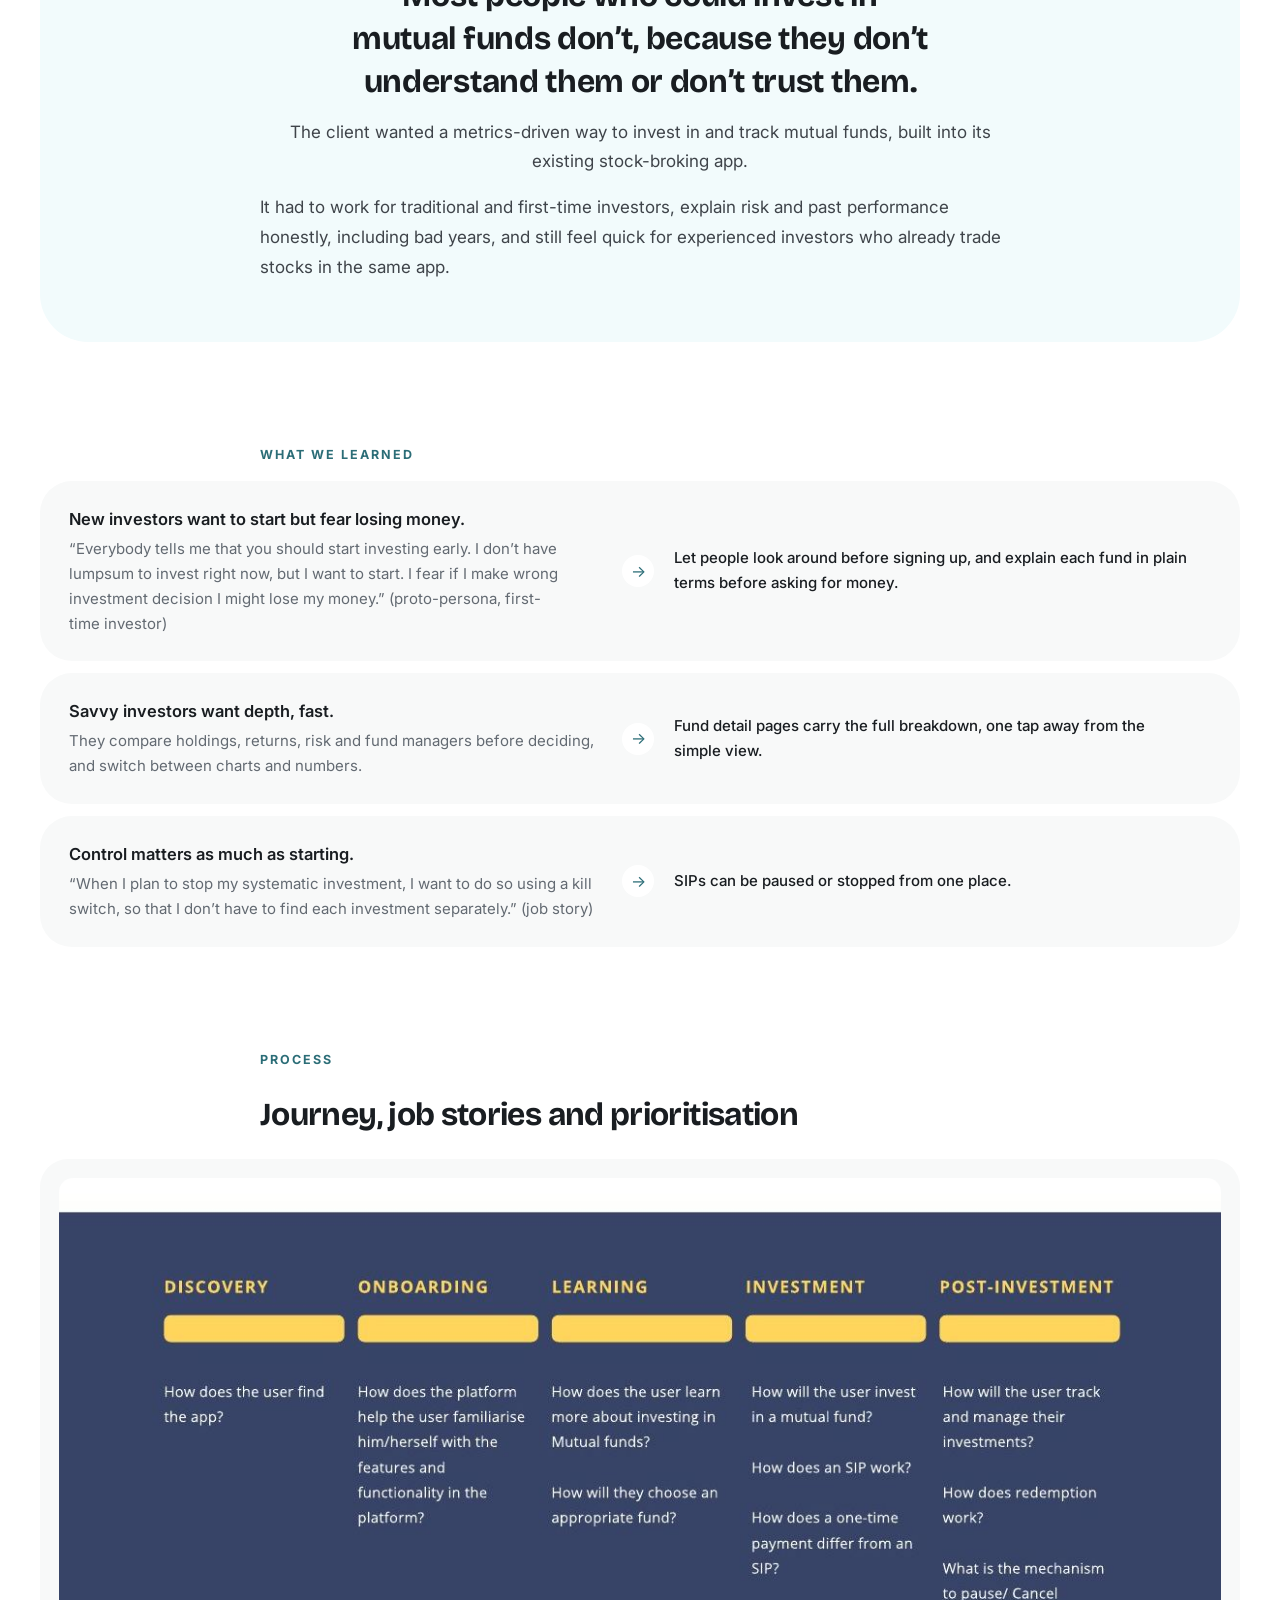
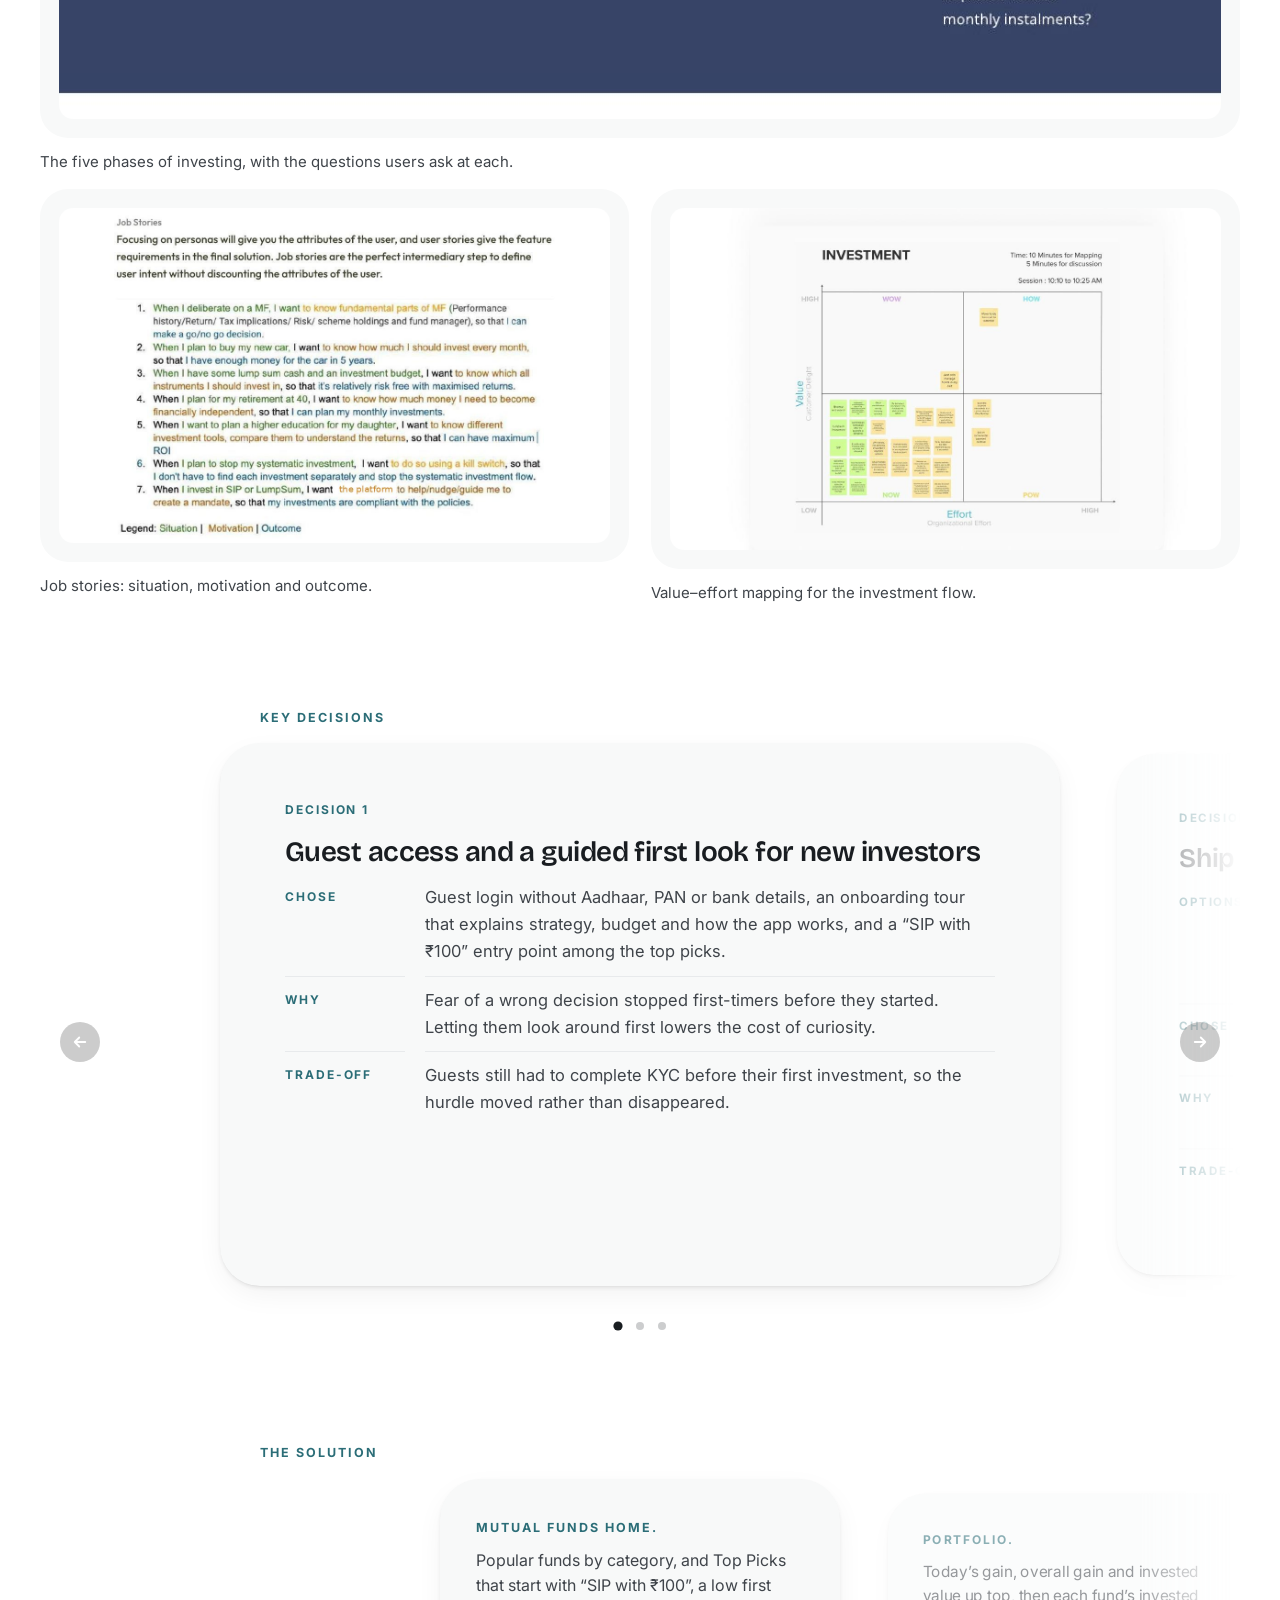
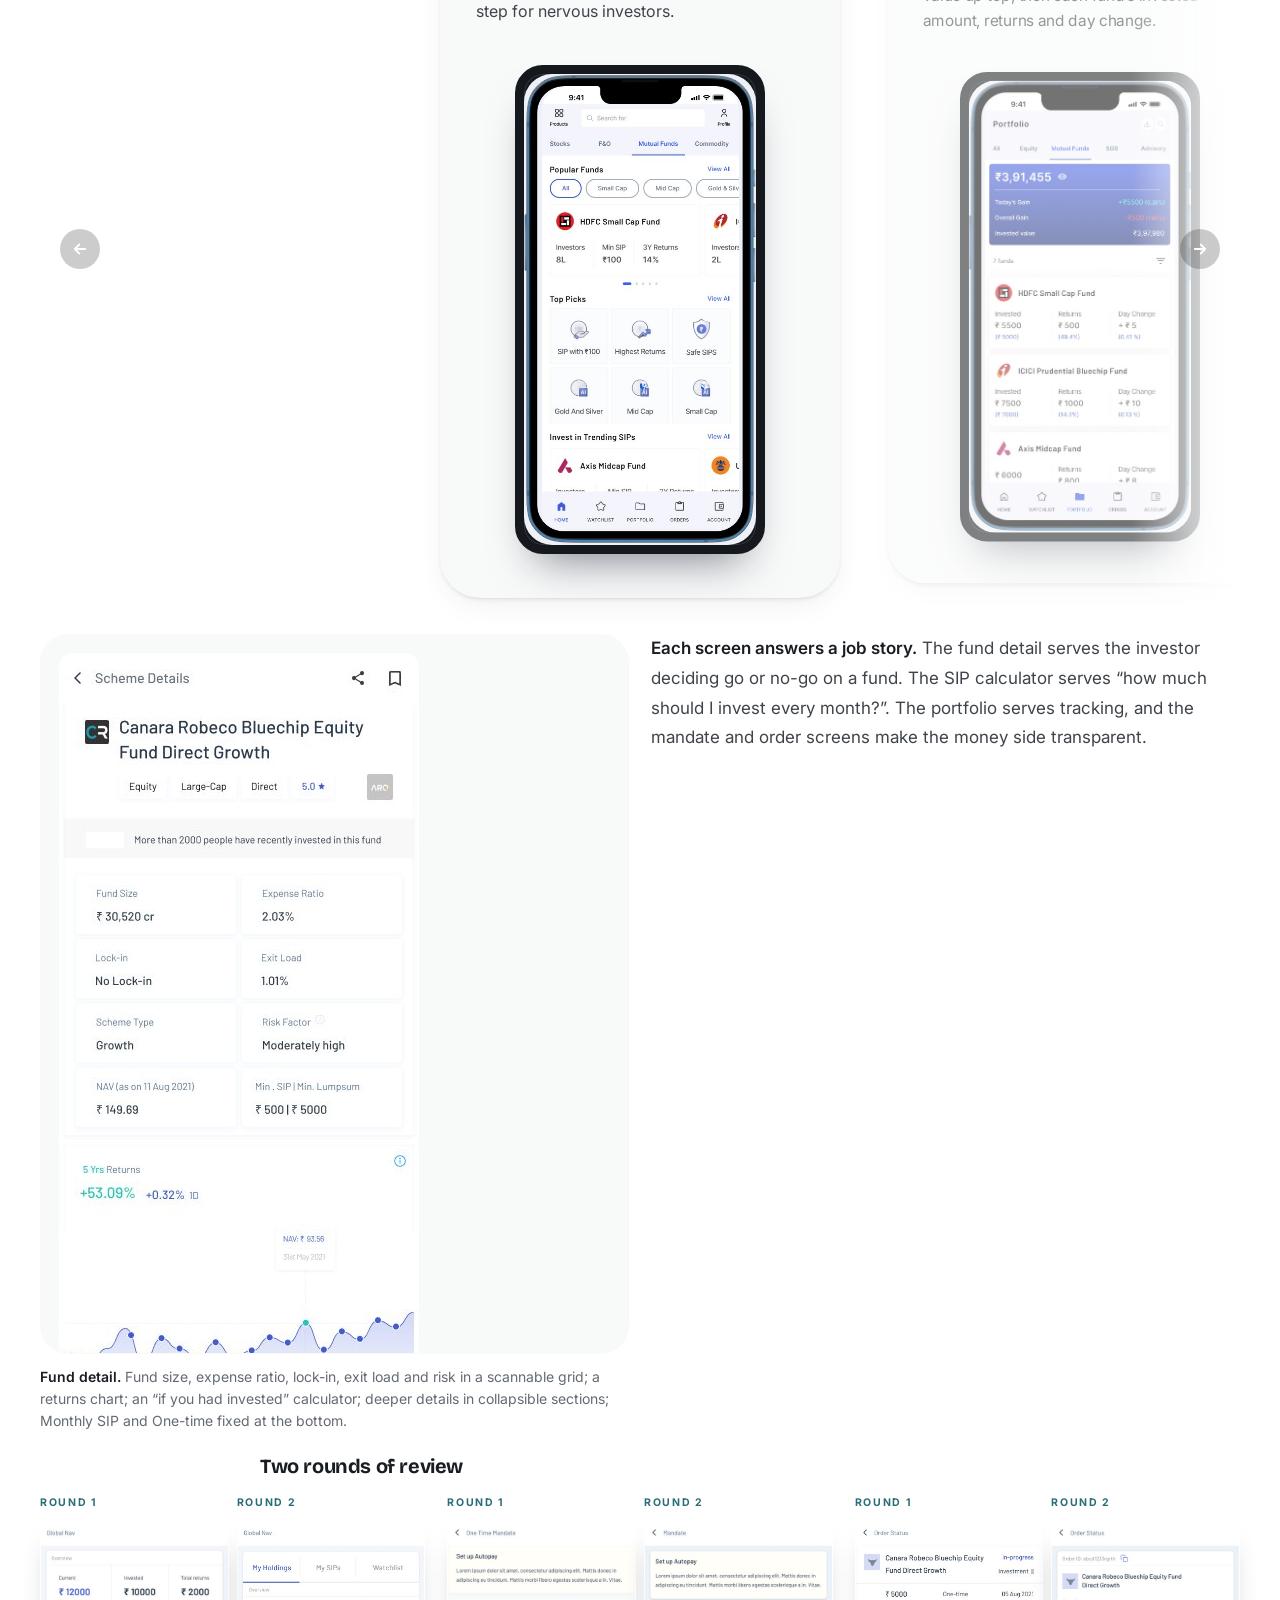
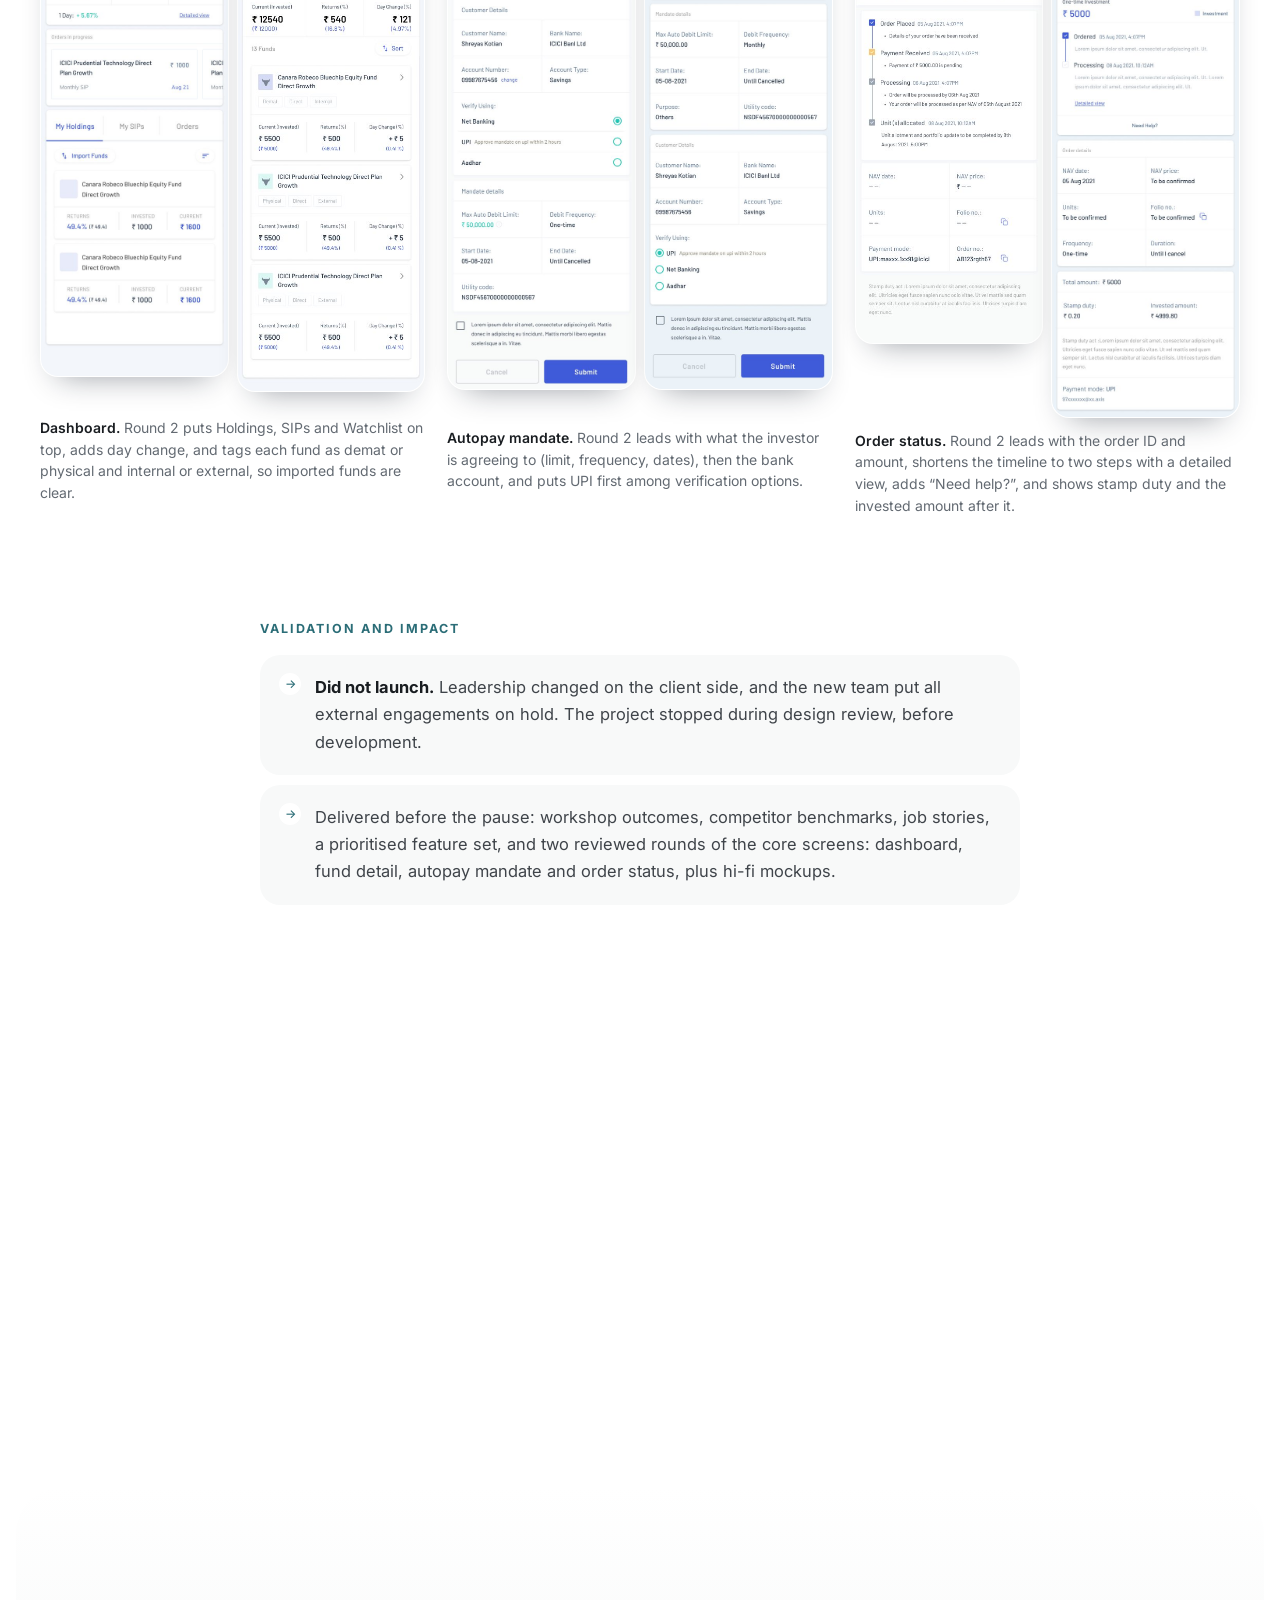
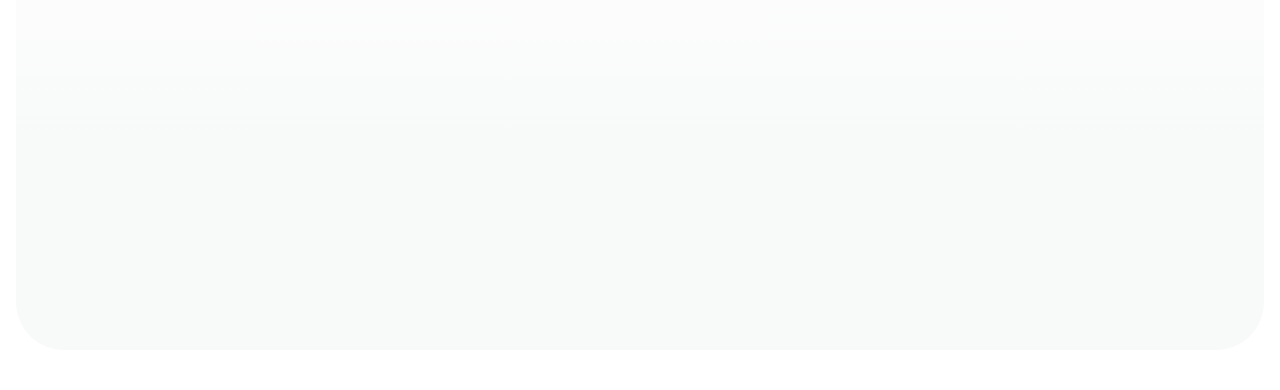
<file: case-fintech.html>
<!doctype html>
<html lang="en">
<head>
<meta charset="utf-8">
<meta name="viewport" content="width=device-width, initial-scale=1, viewport-fit=cover">
<link rel="icon" href="logo.svg" type="image/svg+xml">
<title>Mutual Funds App · Noesis</title>
<link rel="preconnect" href="https://fonts.googleapis.com">
<link rel="preconnect" href="https://fonts.gstatic.com" crossorigin>
<link rel="stylesheet" href="https://fonts.googleapis.com/css2?family=Bricolage+Grotesque:opsz,wght@12..96,500;12..96,600;12..96,700&family=Inter:wght@400;500;600;700&display=swap">
<link rel="stylesheet" href="styles.css">
<link rel="stylesheet" href="case.css">
<link rel="stylesheet" href="noesis.css">
<link rel="stylesheet" href="soft.css">
</head>
<body>
<div class="wrap">
  <header class="topbar">
    <a class="wordmark" href="index.html"><svg class="logo" viewBox="0 0 64 64" aria-hidden="true"><rect width="64" height="64" rx="18"/><path d="M21 45V19l22 26"/><circle cx="43" cy="21" r="4"/></svg><span class="wm-name">Noesis</span></a>
    <nav class="topnav" aria-label="Site"><a href="index.html">Home</a><a href="index.html#work">Work</a><a href="index.html#services">Services</a><a href="index.html#team">Team</a><a class="nav-cta" href="index.html#contact">Start a project</a></nav>
  </header>

  <section class="cs-hero">
    <p class="label">Case study · Fintech</p>
    <h1>Mutual funds that first-time investors trust enough to start</h1>
    <p class="sub">Designing a mutual fund module inside an existing stock-trading app, for people who have never invested as much as for seasoned traders. The project stopped during design review, before development, when the client paused all outside work.</p>
    <dl class="meta">
      <div><dt>Client</dt><dd>An Indian stockbroking platform, via PeepalDesign</dd></div>
      <div><dt>Timeline</dt><dd>Jun – Sep 2021</dd></div>
      <div><dt>Platform</dt><dd>iOS, Android</dd></div>
    </dl>
    <div class="impact">
      <div><strong>2 investor types</strong><span>curious first-timers and savvy investors, one product</span></div>
      <div><strong>5 phases</strong><span>discovery to post-investment, mapped against 3 competitors</span></div>
      <div><strong>Paused</strong><span>before development, after a leadership change on the client side</span></div>
    </div>
    <div class="hero-img"><img src="img/hero2-fintech.jpg" alt="Three mutual fund screens: home, portfolio and SIP calculator"></div>
  </section>

  <div class="cs-body">
    <nav class="toc" aria-label="On this page">
      <span class="label">On this page</span>
      <a href="#problem">The problem</a>
      <a href="#learned">What we learned</a>
      <a href="#process">Process</a>
      <a href="#decisions">Key decisions</a>
      <a href="#solution">The solution</a>
      <a href="#impact">Validation and impact</a>
      <a href="#reflection">Reflection</a>
    </nav>

    <main class="cs-main">
      <section class="cs-sec" id="problem">
        <h2>The problem</h2>
        <div class="prose">
          <p><strong>Most people who could invest in mutual funds don’t, because they don’t understand them or don’t trust them.</strong> The client wanted a metrics-driven way to invest in and track mutual funds, built into its existing stock-broking app.</p>
          <p>It had to work for traditional and first-time investors, explain risk and past performance honestly, including bad years, and still feel quick for experienced investors who already trade stocks in the same app.</p>
        </div>
      </section>

      <section class="cs-sec" id="learned">
        <h2>What we learned</h2>
        <div class="insights">
          <div class="insight">
            <div><b>New investors want to start but fear losing money.</b><p>“Everybody tells me that you should start investing early. I don’t have lumpsum to invest right now, but I want to start. I fear if I make wrong investment decision I might lose my money.” (proto-persona, first-time investor)</p></div>
            <span class="arrow" aria-hidden="true">→</span>
            <p class="impl">Let people look around before signing up, and explain each fund in plain terms before asking for money.</p>
          </div>
          <div class="insight">
            <div><b>Savvy investors want depth, fast.</b><p>They compare holdings, returns, risk and fund managers before deciding, and switch between charts and numbers.</p></div>
            <span class="arrow" aria-hidden="true">→</span>
            <p class="impl">Fund detail pages carry the full breakdown, one tap away from the simple view.</p>
          </div>
          <div class="insight">
            <div><b>Control matters as much as starting.</b><p>“When I plan to stop my systematic investment, I want to do so using a kill switch, so that I don’t have to find each investment separately.” (job story)</p></div>
            <span class="arrow" aria-hidden="true">→</span>
            <p class="impl">SIPs can be paused or stopped from one place.</p>
          </div>
        </div>
      </section>

      <section class="cs-sec" id="process">
        <h2>Process</h2>
        <h3 class="proc-h">Journey, job stories and prioritisation</h3>
            <figure><div class="frame"><img src="img/fintech-journey.jpg" alt="Five phases of mutual fund investment" loading="lazy"></div><figcaption>The five phases of investing, with the questions users ask at each.</figcaption></figure>
            <div class="figs">
              <figure><div class="frame"><img src="img/fintech-jobs.jpg" alt="Seven job stories" loading="lazy"></div><figcaption>Job stories: situation, motivation and outcome.</figcaption></figure>
              <figure><div class="frame"><img src="img/fintech-valueeffort.jpg" alt="Value versus effort mapping" loading="lazy"></div><figcaption>Value–effort mapping for the investment flow.</figcaption></figure>
            </div>
      </section>

      <section class="cs-sec" id="decisions">
        <h2>Key decisions</h2>
        <article class="decision">
          <span class="num">Decision 1</span>
          <h3>Guest access and a guided first look for new investors</h3>
          <dl>
            <dt>Chose</dt><dd>Guest login without Aadhaar, PAN or bank details, an onboarding tour that explains strategy, budget and how the app works, and a “SIP with ₹100” entry point among the top picks.</dd>
            <dt>Why</dt><dd>Fear of a wrong decision stopped first-timers before they started. Letting them look around first lowers the cost of curiosity.</dd>
            <dt>Trade-off</dt><dd>Guests still had to complete KYC before their first investment, so the hurdle moved rather than disappeared.</dd>
          </dl>
        </article>
        <article class="decision">
          <span class="num">Decision 2</span>
          <h3>Ship the essentials before the novel features</h3>
          <dl>
            <dt>Options</dt><dd>Six hygiene features (guest login, onboarding tour, fund breakdowns, payment and SIP tracking, personalised alerts, chart or number views) and four unique ones (sharing with family and friends, linked news, voice help, reviews from real investors).</dd>
            <dt>Chose</dt><dd>Value–effort mapping put the hygiene set in the first release; the unique features were planned for later.</dd>
            <dt>Why</dt><dd>Trust comes from the basics working well. Novel features don’t help if tracking a SIP is confusing.</dd>
            <dt>Trade-off</dt><dd>The features that would set the app apart from Groww and Coin came later.</dd>
          </dl>
        </article>
        <article class="decision">
          <span class="num">Decision 3</span>
          <h3>One cart for SIPs and lump sums</h3>
          <dl>
            <dt>Chose</dt><dd>Investors add funds to a cart, set SIP dates and amounts or a one-time amount for each, and see a clear split between SIP and lump-sum payments before paying.</dd>
            <dt>Why</dt><dd>From the user-intent document: investors wanted to “make a single purchase and save time”, and to see “a comprehensive understanding of the payment breakdown”.</dd>
            <dt>Trade-off</dt><dd>One extra step for someone buying a single fund, softened by an “Invest now” button beside “Add to cart”.</dd>
          </dl>
        </article>
      </section>

      <section class="cs-sec" id="solution">
        <h2>The solution</h2>
        <div class="phones">
          <figure><div class="frame"><img src="img/fx-mock-home.jpg" alt="Mutual funds home with popular funds, top picks and trending SIPs" loading="lazy"></div><figcaption><b>Mutual funds home.</b> Popular funds by category, and Top Picks that start with “SIP with ₹100”, a low first step for nervous investors.</figcaption></figure>
          <figure><div class="frame"><img src="img/fx-mock-portfolio.jpg" alt="Portfolio with total value, gains and fund cards" loading="lazy"></div><figcaption><b>Portfolio.</b> Today’s gain, overall gain and invested value up top, then each fund’s invested amount, returns and day change.</figcaption></figure>
          <figure><div class="frame"><img src="img/fx-mock-sip.jpg" alt="SIP calculator with growth bars and sliders" loading="lazy"></div><figcaption><b>SIP calculator.</b> Sliders for amount, return rate and period, with growth shown as bars, so the answer to “how much should I invest?” is visual.</figcaption></figure>
        </div>
        <div class="figs">
          <figure><div class="frame tall"><img src="img/fx-fund-detail.jpg" alt="Fund detail with key facts, returns chart and invest buttons" loading="lazy"></div><figcaption><b>Fund detail.</b> Fund size, expense ratio, lock-in, exit load and risk in a scannable grid; a returns chart; an “if you had invested” calculator; deeper details in collapsible sections; Monthly SIP and One-time fixed at the bottom.</figcaption></figure>
          <div class="prose"><p><strong>Each screen answers a job story.</strong> The fund detail serves the investor deciding go or no-go on a fund. The SIP calculator serves “how much should I invest every month?”. The portfolio serves tracking, and the mandate and order screens make the money side transparent.</p></div>
        </div>
        <h3 style="font-size:20px">Two rounds of review</h3>
        <div class="pairs">
          <figure><div class="pair"><div><span class="label">Round 1</span><img src="img/fx-dash-r1.jpg" alt="Round 1: investments dashboard" loading="lazy"></div><div><span class="label">Round 2</span><img src="img/fx-dash-r2.jpg" alt="Round 2: investments dashboard" loading="lazy"></div></div><figcaption><b>Dashboard.</b> Round 2 puts Holdings, SIPs and Watchlist on top, adds day change, and tags each fund as demat or physical and internal or external, so imported funds are clear.</figcaption></figure>
          <figure><div class="pair"><div><span class="label">Round 1</span><img src="img/fx-mandate-r1.jpg" alt="Round 1: autopay mandate" loading="lazy"></div><div><span class="label">Round 2</span><img src="img/fx-mandate-r2.jpg" alt="Round 2: autopay mandate" loading="lazy"></div></div><figcaption><b>Autopay mandate.</b> Round 2 leads with what the investor is agreeing to (limit, frequency, dates), then the bank account, and puts UPI first among verification options.</figcaption></figure>
          <figure><div class="pair"><div><span class="label">Round 1</span><img src="img/fx-order-r1.jpg" alt="Round 1: order status" loading="lazy"></div><div><span class="label">Round 2</span><img src="img/fx-order-r2.jpg" alt="Round 2: order status" loading="lazy"></div></div><figcaption><b>Order status.</b> Round 2 leads with the order ID and amount, shortens the timeline to two steps with a detailed view, adds “Need help?”, and shows stamp duty and the invested amount after it.</figcaption></figure>
        </div>
      </section>

      <section class="cs-sec" id="impact">
        <h2>Validation and impact</h2>
        <ul class="results">
          <li><strong>Did not launch.</strong> Leadership changed on the client side, and the new team put all external engagements on hold. The project stopped during design review, before development.</li>
          <li>Delivered before the pause: workshop outcomes, competitor benchmarks, job stories, a prioritised feature set, and two reviewed rounds of the core screens: dashboard, fund detail, autopay mandate and order status, plus hi-fi mockups.</li>
        </ul>
      </section>

      <section class="cs-sec" id="reflection">
        <h2>Reflection</h2>
        <div class="prose"><p><strong>Set the process up front.</strong> We went to the product and project managers for review and feedback at every stage. Next time we would set up a clear process from the start: agreed milestones, review points and decision owners, so the team could move faster with fewer check-ins.</p></div>
      </section>
    </main>
  </div>

  <nav class="next" aria-label="Next case study">
    <a href="case-portico.html">← Portico HRMS</a>
    <a class="btn" href="case-jeevika.html">Next: Jeevika <span class="arr">→</span></a>
  </nav>
  <section class="connect" aria-labelledby="connect-h">
    <p class="label">Have a project like this?</p>
    <h2 id="connect-h">Let’s talk.</h2>
    <div class="connect-btns"><a class="btn solid" href="mailto:mazhar.shaikh91@outlook.in?subject=Project%20enquiry%20for%20Noesis">Email us</a><a class="btn" href="index.html#work">See more work</a></div>
    <p class="mail">mazhar.shaikh91@outlook.in · +91 97692 11554</p>
  </section>

</div>
<script src="ui.js" defer></script>
<script src="fx.js" defer></script>
</body>
</html>
</file>
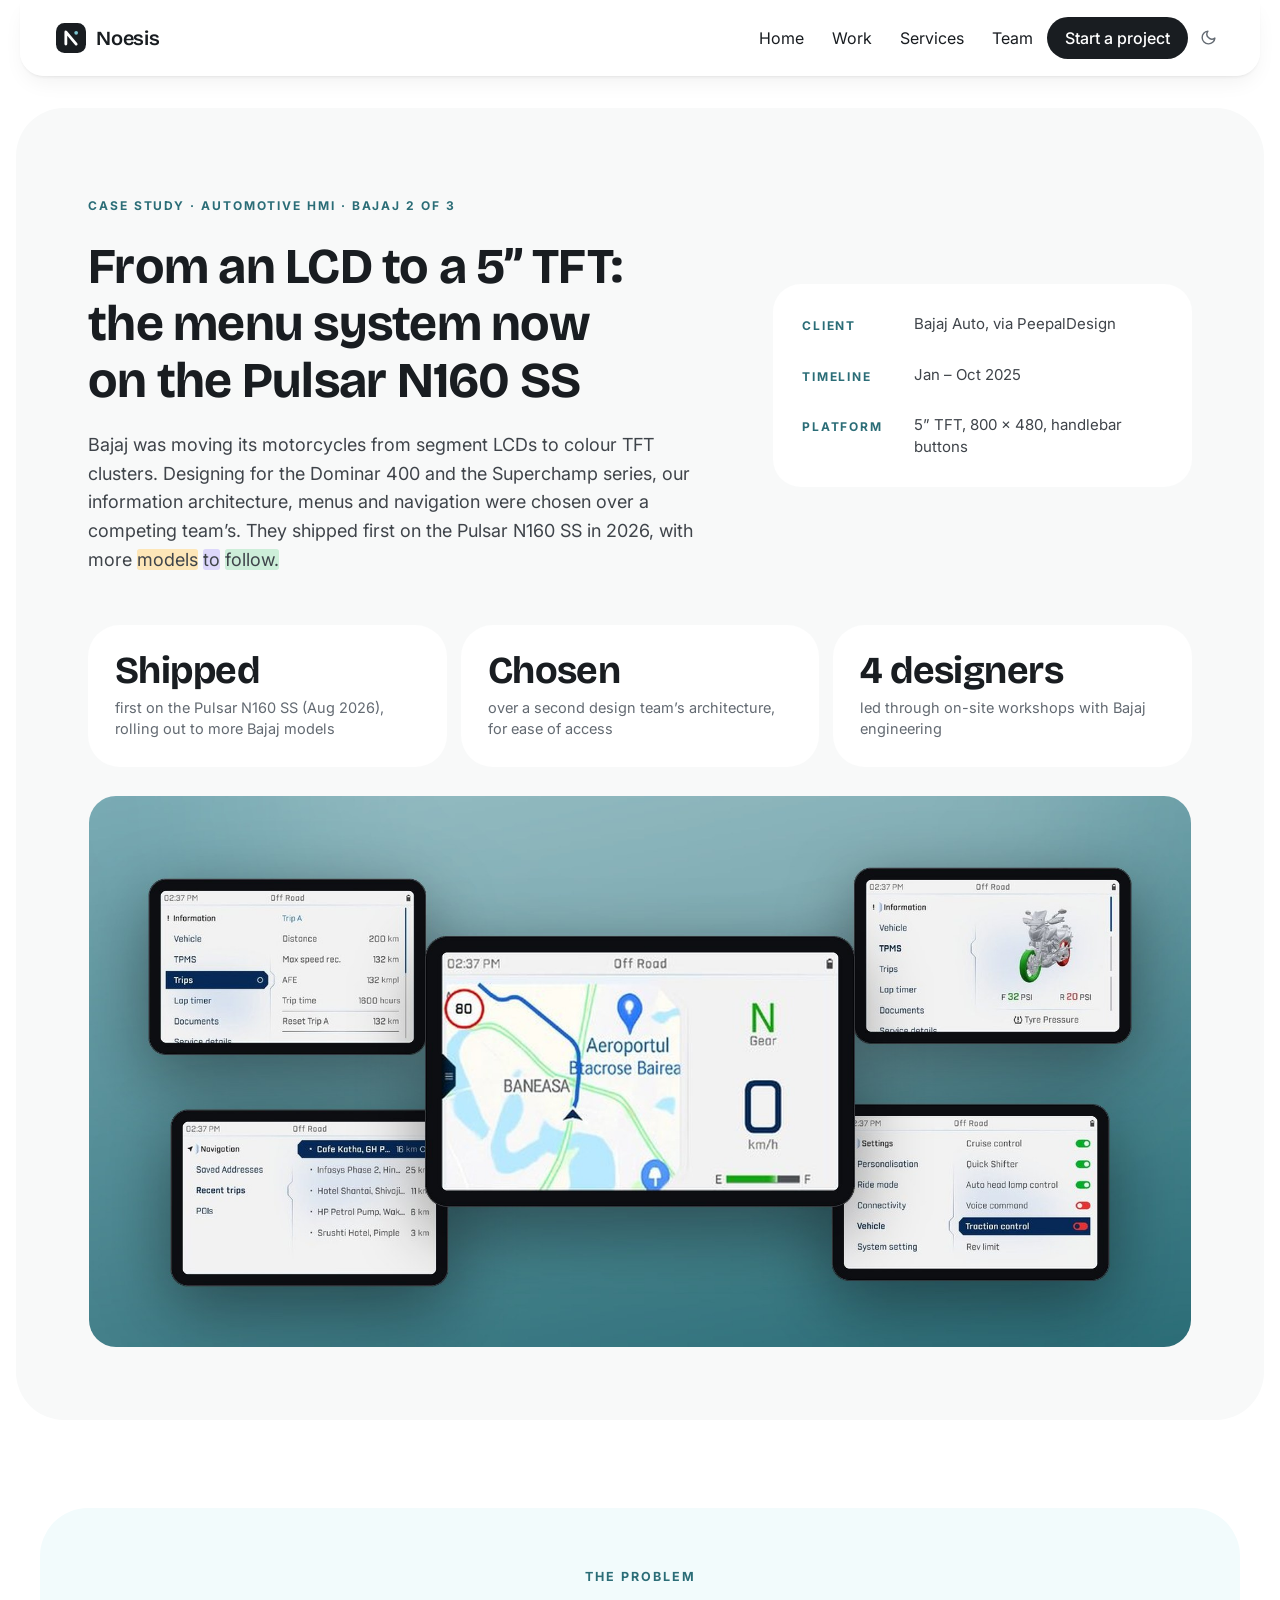
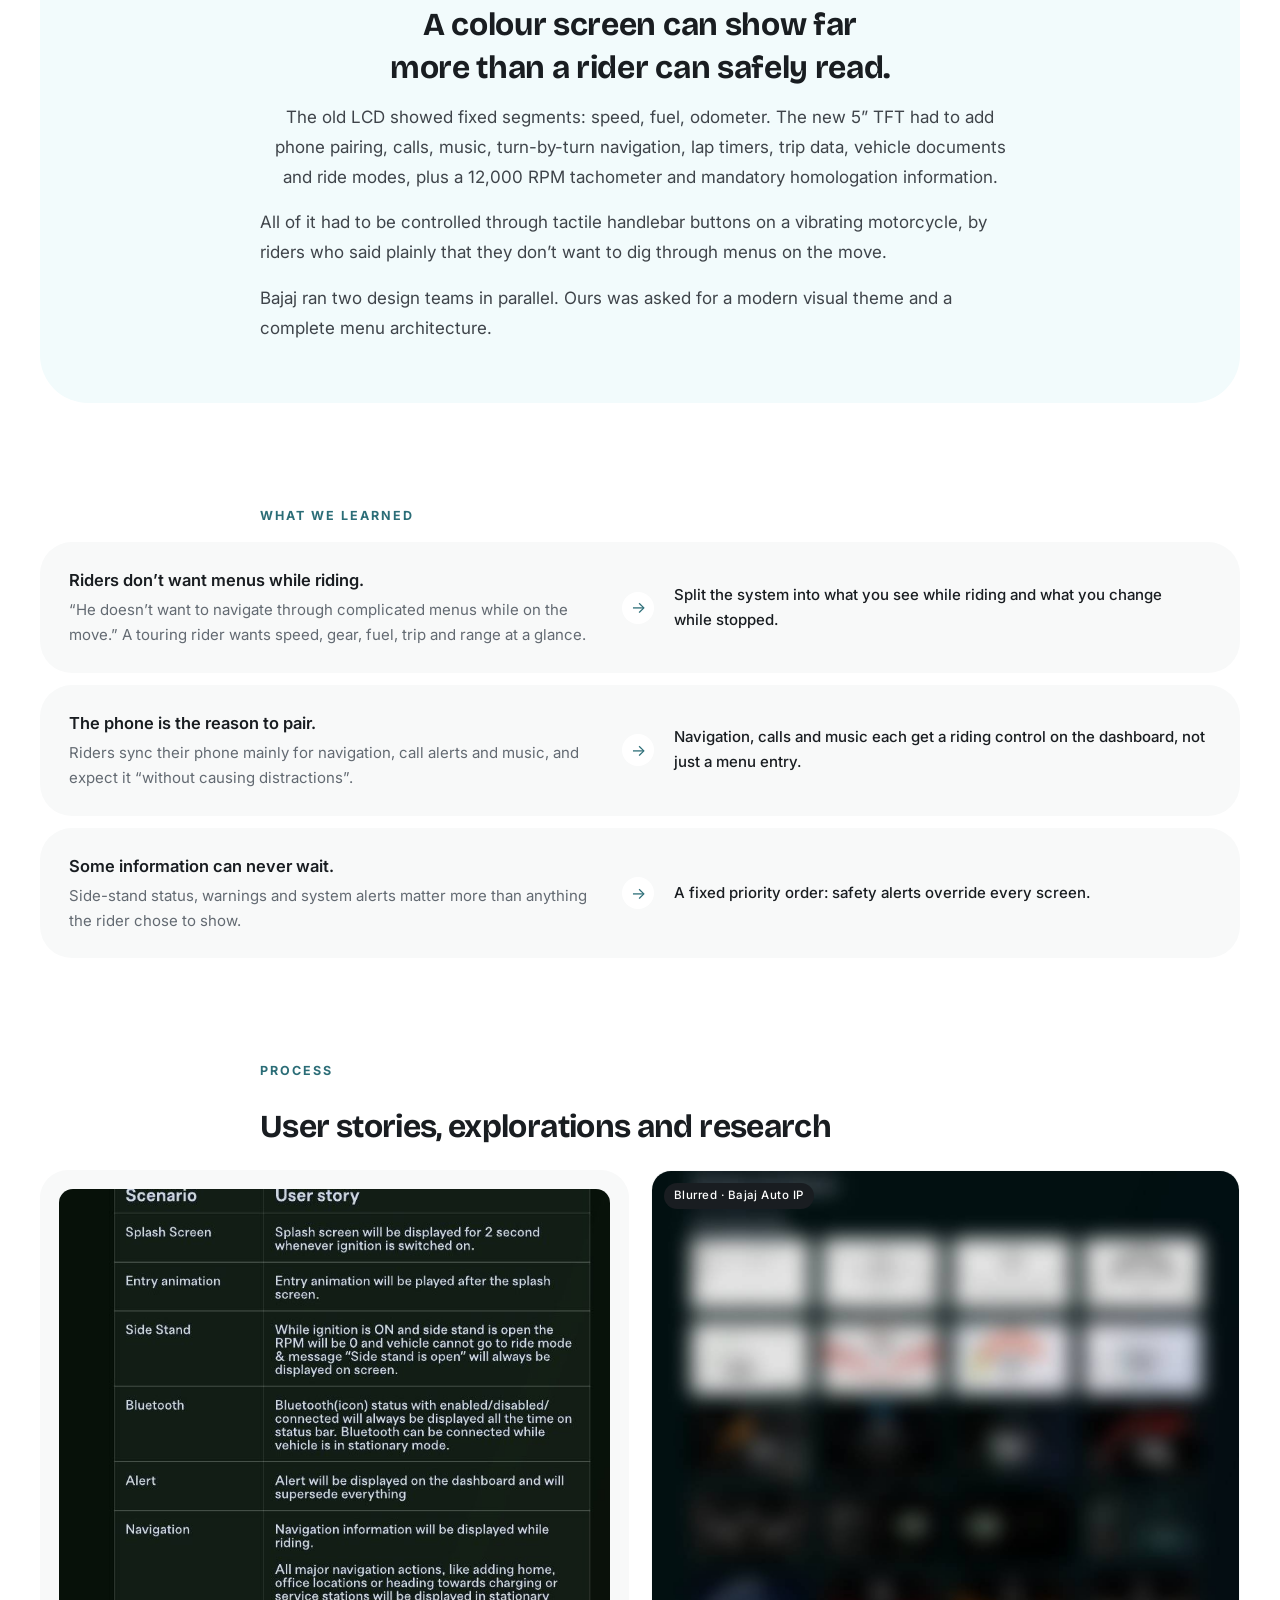
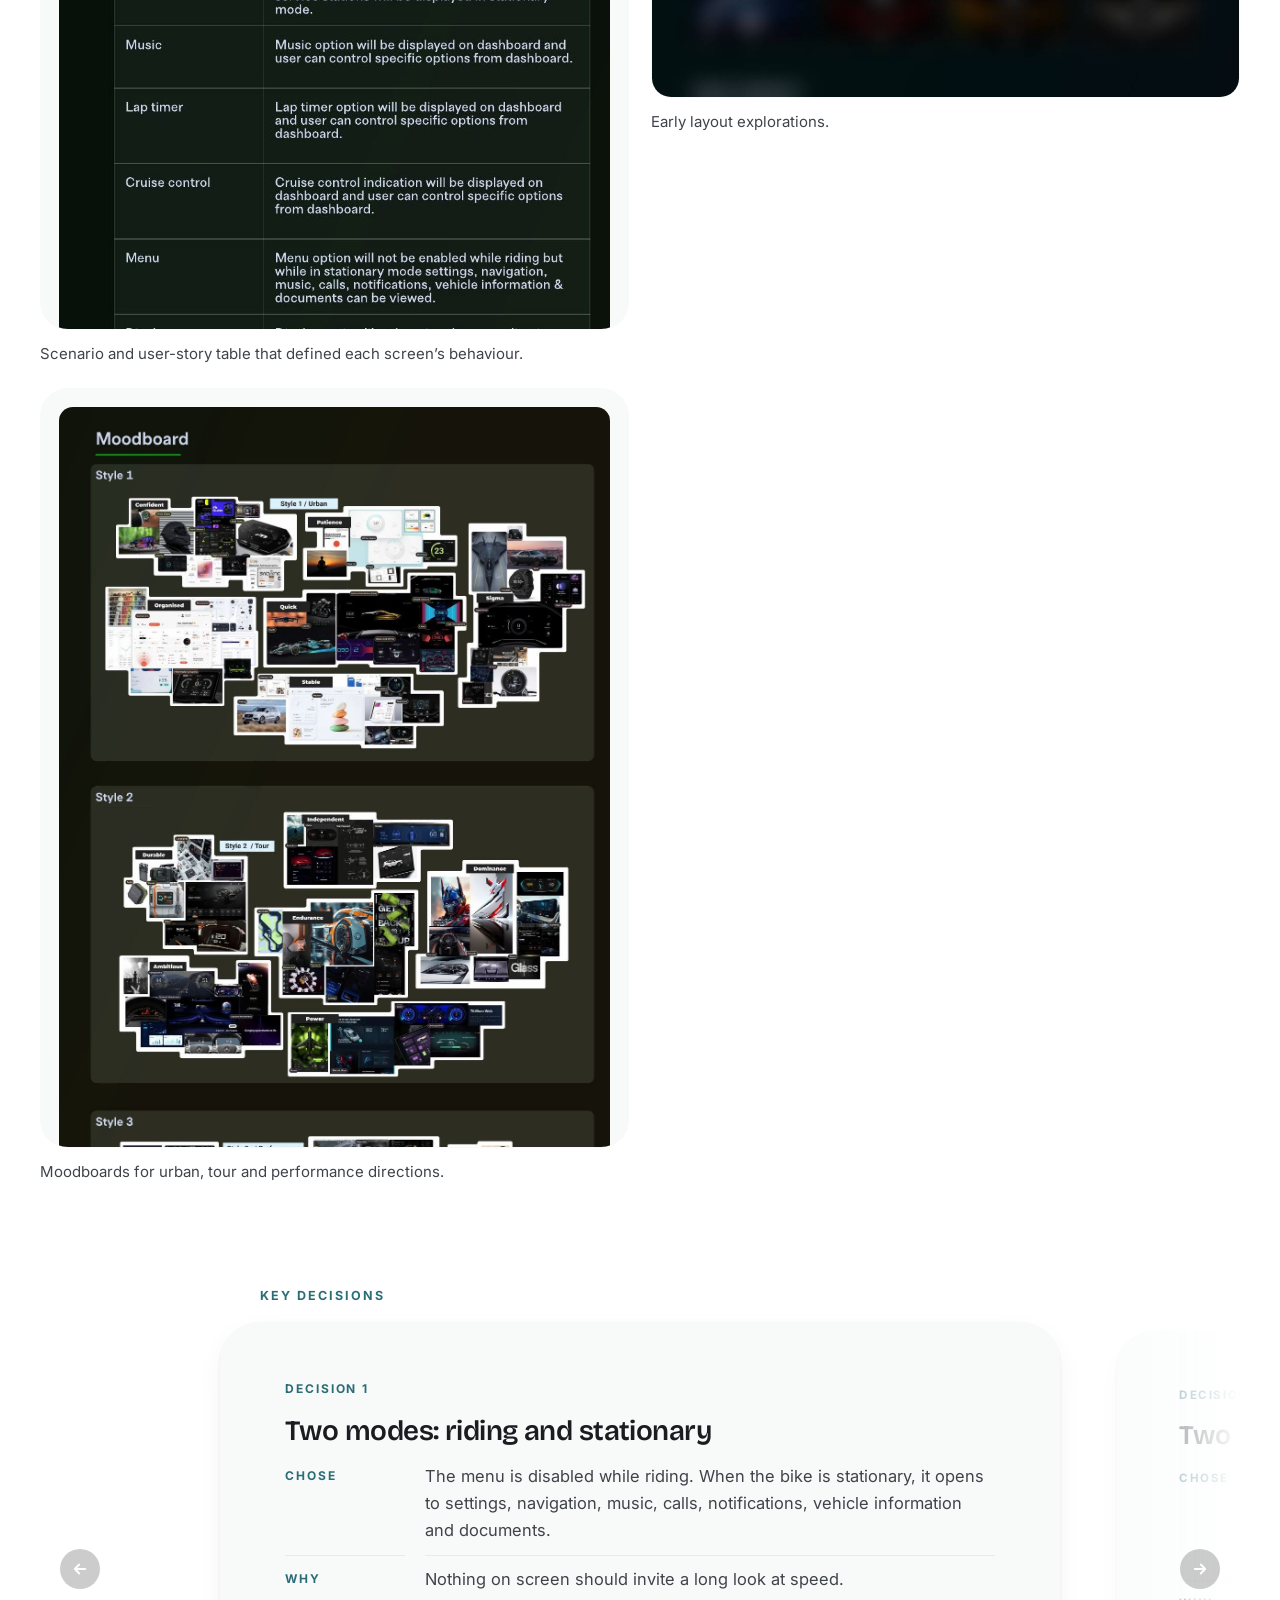
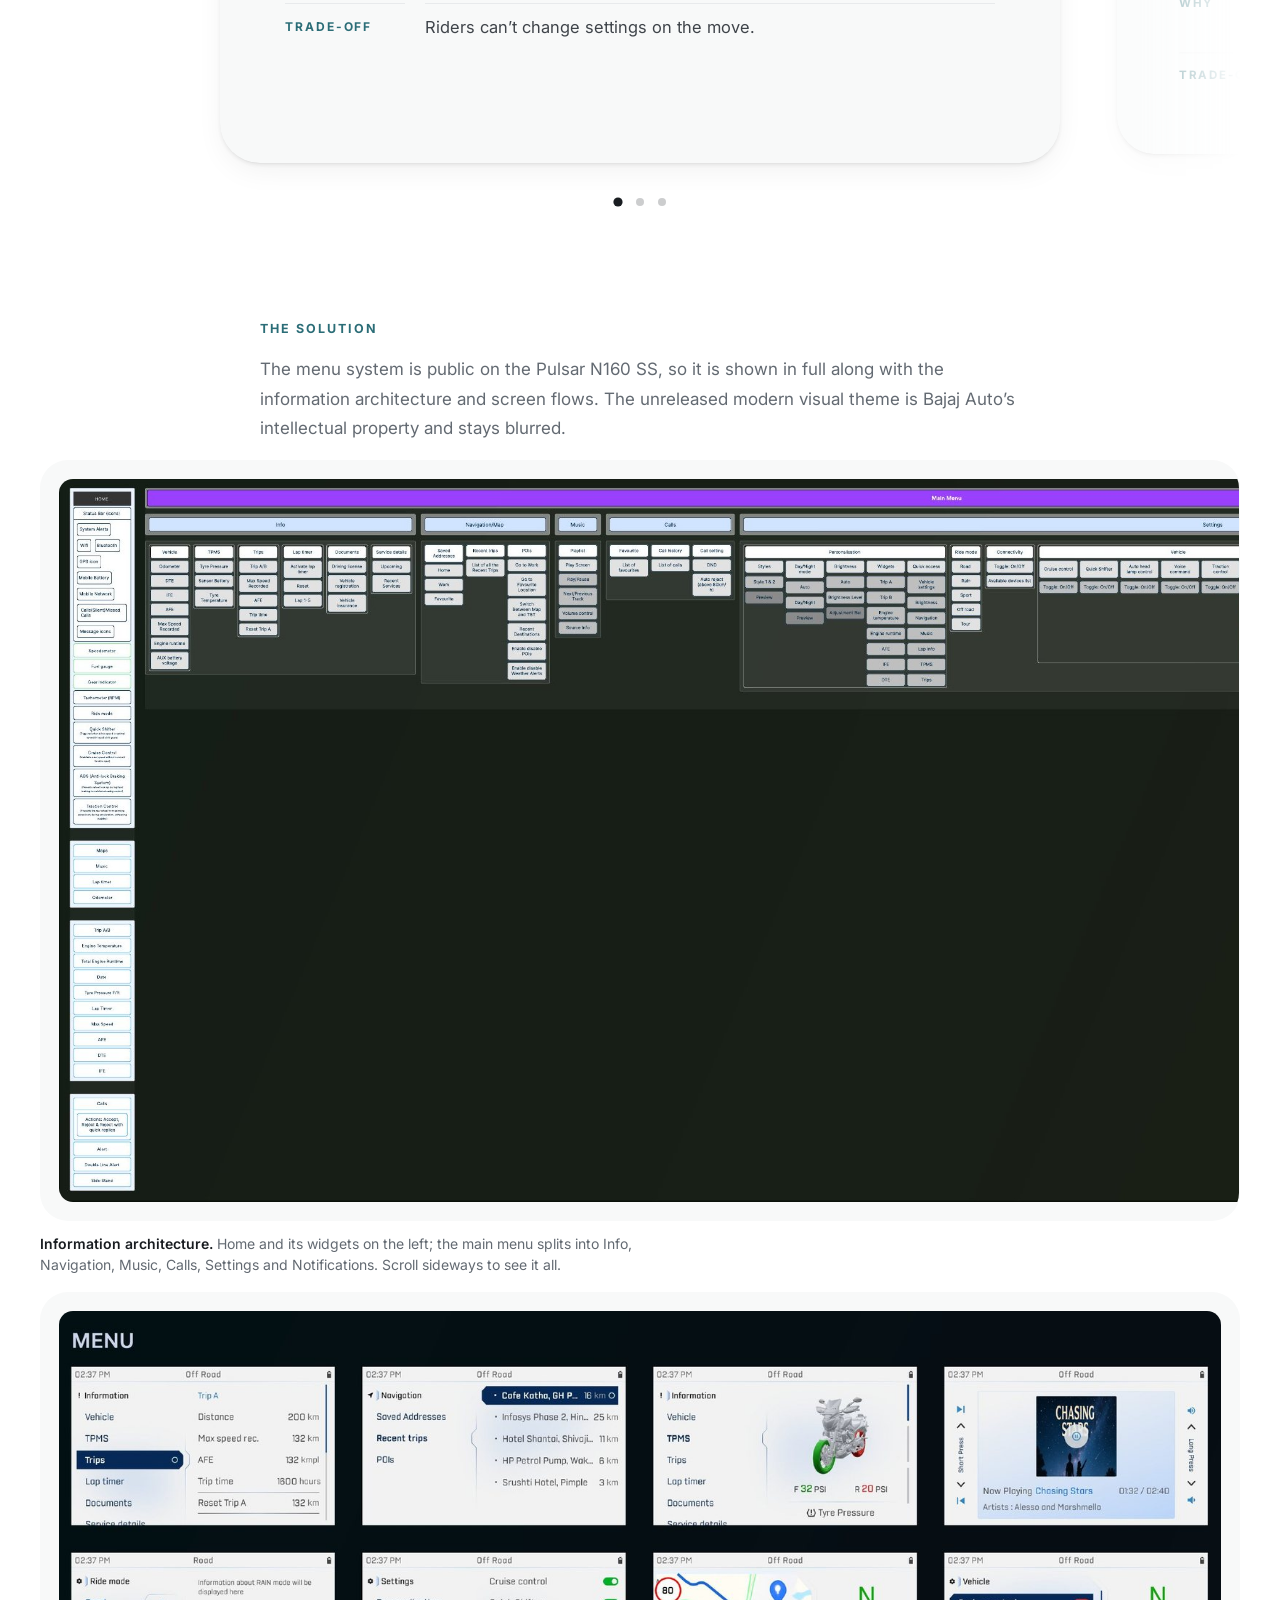
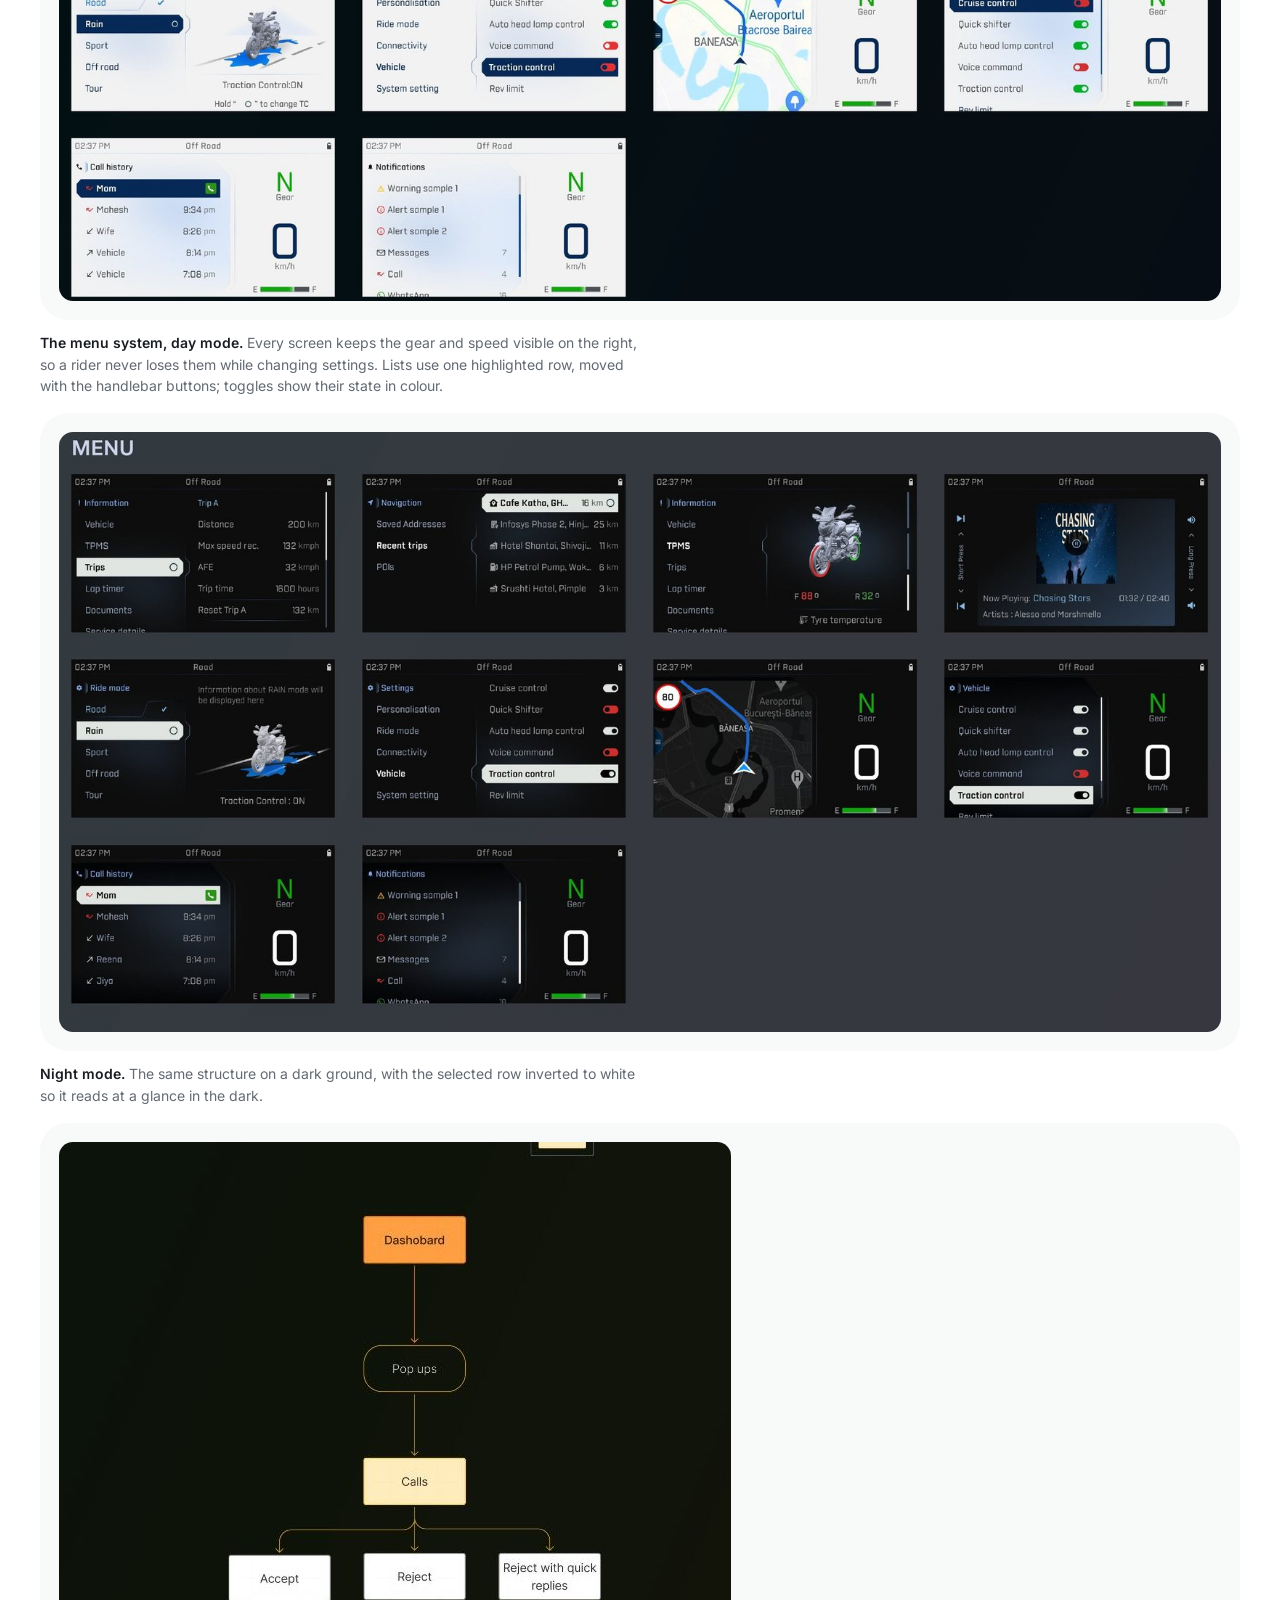
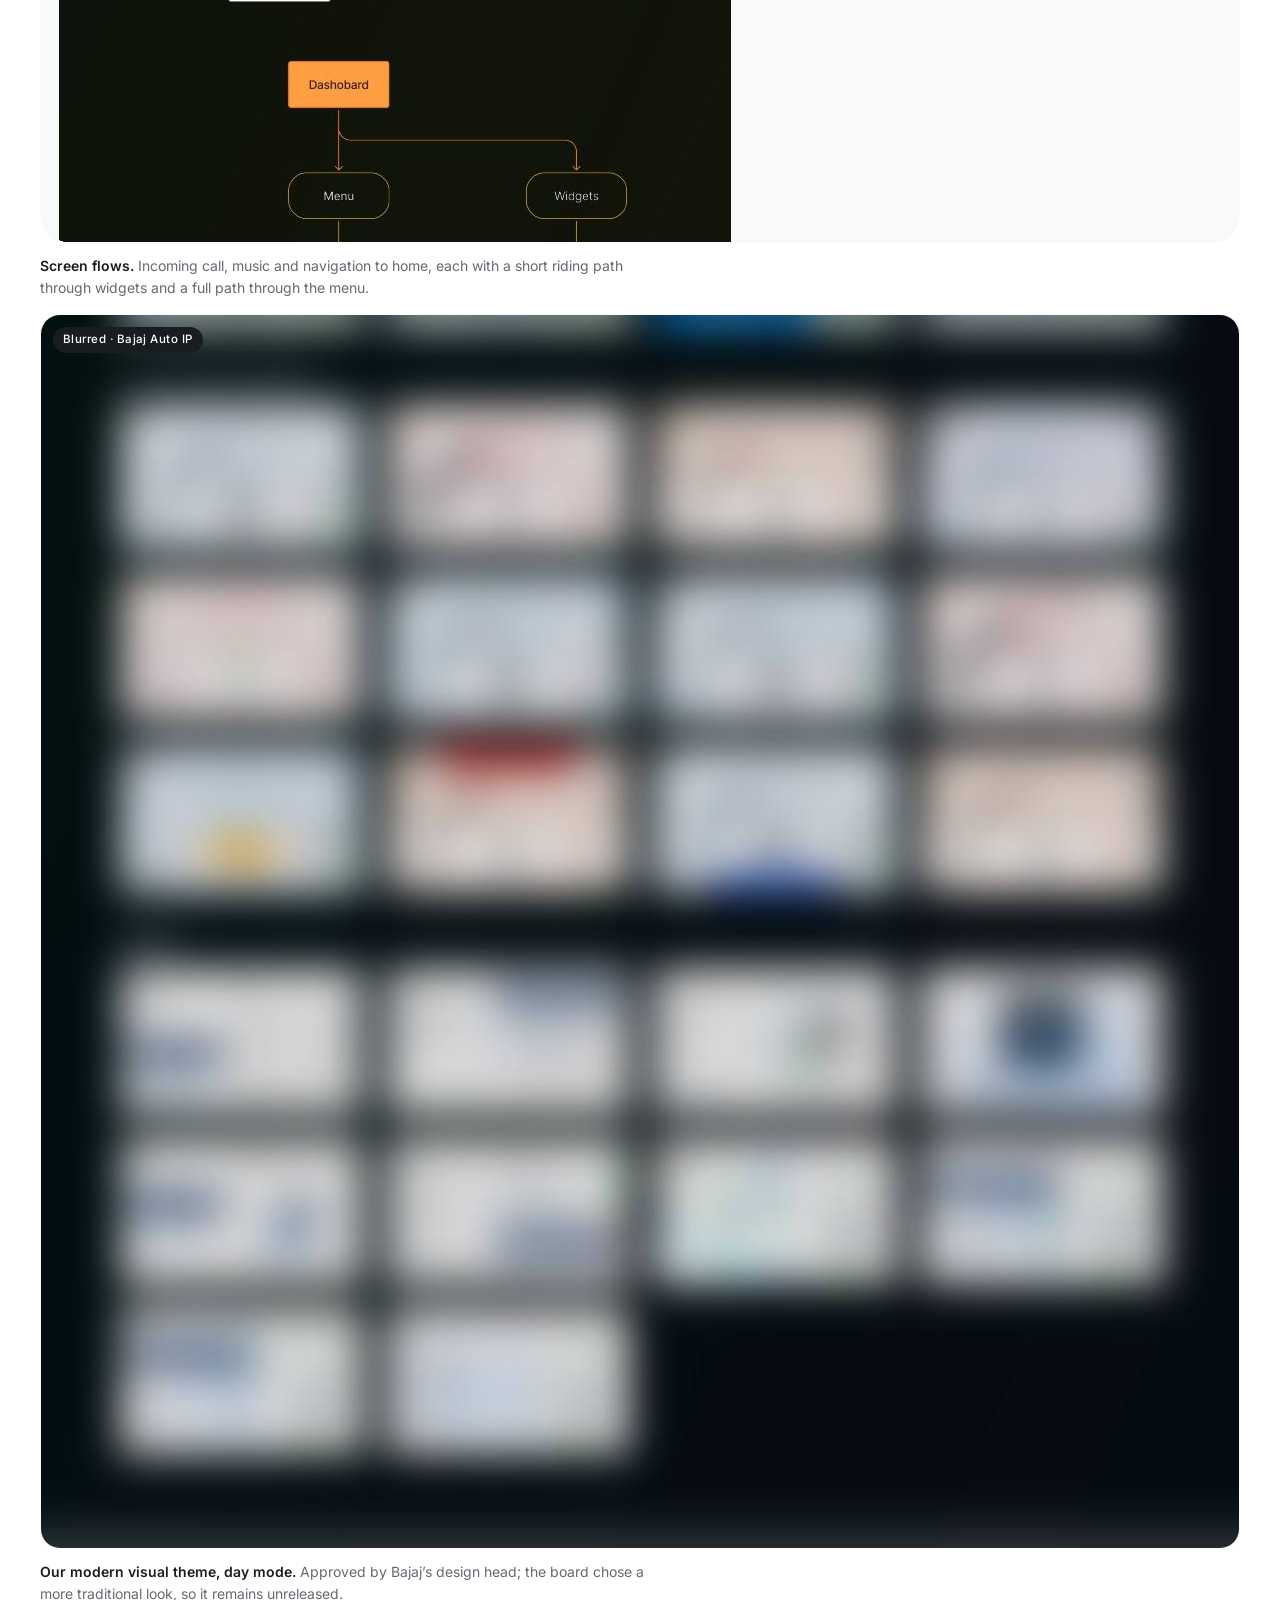
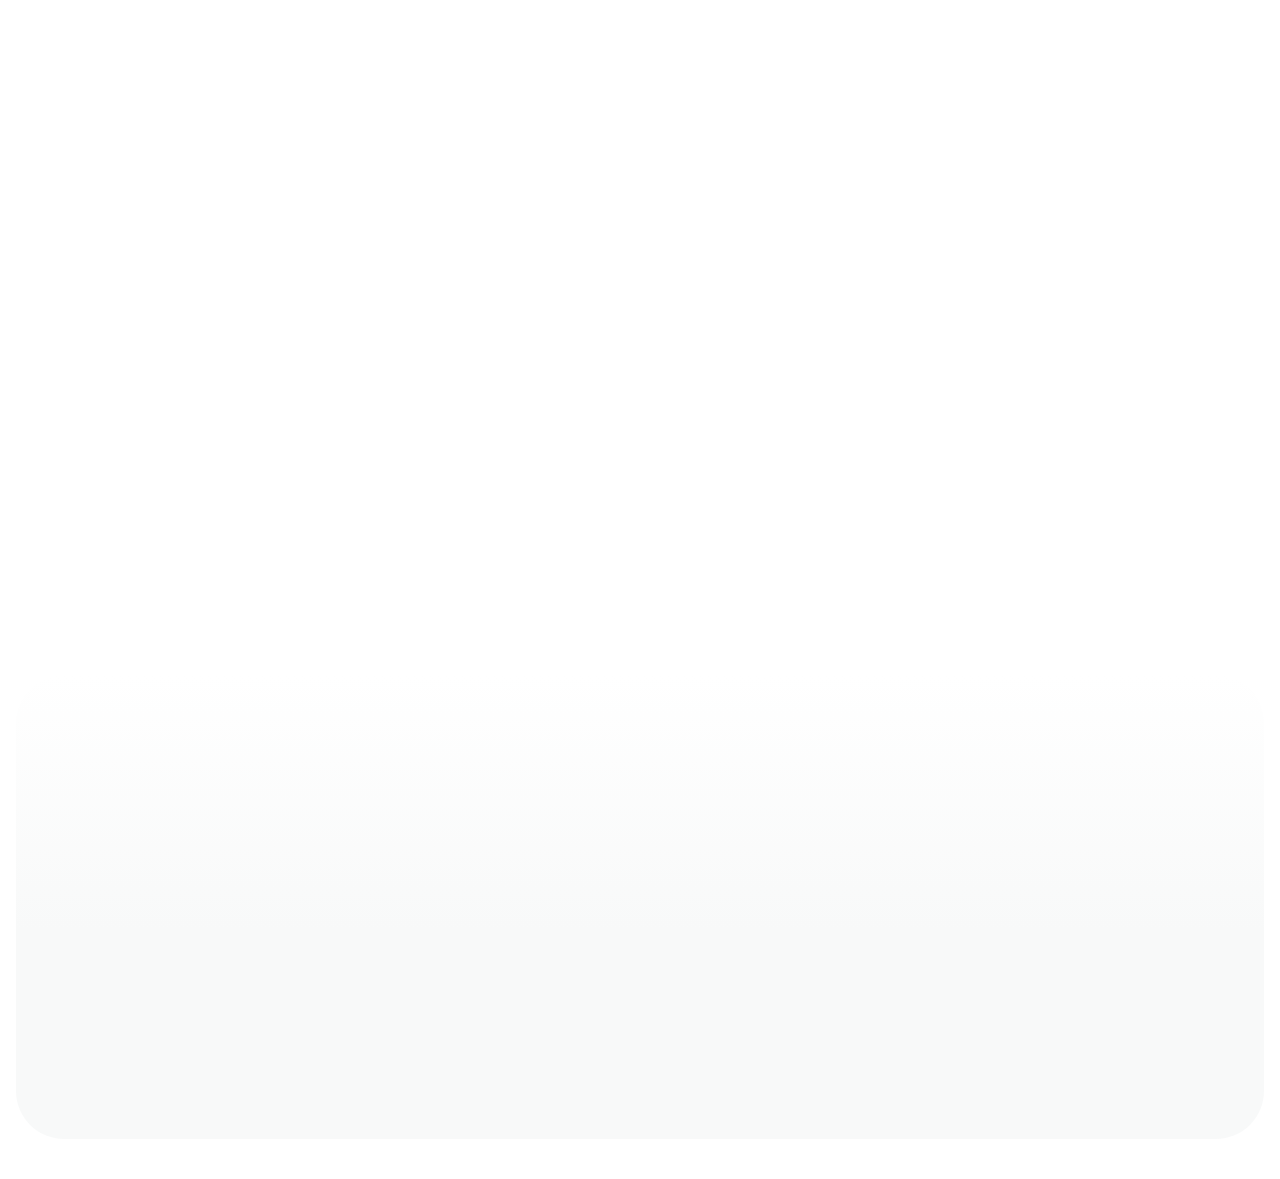
<file: case-hmi.html>
<!doctype html>
<html lang="en">
<head>
<meta charset="utf-8">
<meta name="viewport" content="width=device-width, initial-scale=1, viewport-fit=cover">
<link rel="icon" href="logo.svg" type="image/svg+xml">
<title>Bajaj Clusters · Noesis</title>
<link rel="preconnect" href="https://fonts.googleapis.com">
<link rel="preconnect" href="https://fonts.gstatic.com" crossorigin>
<link rel="stylesheet" href="https://fonts.googleapis.com/css2?family=Bricolage+Grotesque:opsz,wght@12..96,500;12..96,600;12..96,700&family=Inter:wght@400;500;600;700&display=swap">
<link rel="stylesheet" href="styles.css">
<link rel="stylesheet" href="case.css">
<link rel="stylesheet" href="noesis.css">
<link rel="stylesheet" href="soft.css">
</head>
<body>
<div class="wrap">
  <header class="topbar">
    <a class="wordmark" href="index.html"><svg class="logo" viewBox="0 0 64 64" aria-hidden="true"><rect width="64" height="64" rx="18"/><path d="M21 45V19l22 26"/><circle cx="43" cy="21" r="4"/></svg><span class="wm-name">Noesis</span></a>
    <nav class="topnav" aria-label="Site"><a href="index.html">Home</a><a href="index.html#work">Work</a><a href="index.html#services">Services</a><a href="index.html#team">Team</a><a class="nav-cta" href="index.html#contact">Start a project</a></nav>
  </header>

  <section class="cs-hero">
    <p class="label">Case study · Automotive HMI · Bajaj 2 of 3</p>
    <h1>From an LCD to a 5” TFT: the menu system now on the Pulsar N160 SS</h1>
    <p class="sub">Bajaj was moving its motorcycles from segment LCDs to colour TFT clusters. Designing for the Dominar 400 and the Superchamp series, our information architecture, menus and navigation were chosen over a competing team’s. They shipped first on the Pulsar N160 SS in 2026, with more models to follow.</p>
    <dl class="meta">
      <div><dt>Client</dt><dd>Bajaj Auto, via PeepalDesign</dd></div>
      <div><dt>Timeline</dt><dd>Jan – Oct 2025</dd></div>
      <div><dt>Platform</dt><dd>5” TFT, 800 × 480, handlebar buttons</dd></div>
    </dl>
    <div class="impact">
      <div><strong>Shipped</strong><span>first on the Pulsar N160 SS (Aug 2026), rolling out to more Bajaj models</span></div>
      <div><strong>Chosen</strong><span>over a second design team’s architecture, for ease of access</span></div>
      <div><strong>4 designers</strong><span>led through on-site workshops with Bajaj engineering</span></div>
    </div>
    <div class="hero-img"><img src="img/hero2-hmi.jpg" alt="The 5 inch TFT cluster menu screens: trips, navigation, tyre pressure, music, ride mode, settings, map, vehicle controls, call history and notifications"></div>
  </section>

  <div class="cs-body">
    <nav class="toc" aria-label="On this page">
      <span class="label">On this page</span>
      <a href="#problem">The problem</a>
      <a href="#learned">What we learned</a>
      <a href="#process">Process</a>
      <a href="#decisions">Key decisions</a>
      <a href="#solution">The solution</a>
      <a href="#impact">Validation and impact</a>
      <a href="#more">More Bajaj work</a>
      <a href="#reflection">Reflection</a>
    </nav>

    <main class="cs-main">
      <section class="cs-sec" id="problem">
        <h2>The problem</h2>
        <div class="prose">
          <p><strong>A colour screen can show far more than a rider can safely read.</strong> The old LCD showed fixed segments: speed, fuel, odometer. The new 5” TFT had to add phone pairing, calls, music, turn-by-turn navigation, lap timers, trip data, vehicle documents and ride modes, plus a 12,000 RPM tachometer and mandatory homologation information.</p>
          <p>All of it had to be controlled through tactile handlebar buttons on a vibrating motorcycle, by riders who said plainly that they don’t want to dig through menus on the move.</p>
          <p>Bajaj ran two design teams in parallel. Ours was asked for a modern visual theme and a complete menu architecture.</p>
        </div>
      </section>

      <section class="cs-sec" id="learned">
        <h2>What we learned</h2>
        <div class="insights">
          <div class="insight">
            <div><b>Riders don’t want menus while riding.</b><p>“He doesn’t want to navigate through complicated menus while on the move.” A touring rider wants speed, gear, fuel, trip and range at a glance.</p></div>
            <span class="arrow" aria-hidden="true">→</span>
            <p class="impl">Split the system into what you see while riding and what you change while stopped.</p>
          </div>
          <div class="insight">
            <div><b>The phone is the reason to pair.</b><p>Riders sync their phone mainly for navigation, call alerts and music, and expect it “without causing distractions”.</p></div>
            <span class="arrow" aria-hidden="true">→</span>
            <p class="impl">Navigation, calls and music each get a riding control on the dashboard, not just a menu entry.</p>
          </div>
          <div class="insight">
            <div><b>Some information can never wait.</b><p>Side-stand status, warnings and system alerts matter more than anything the rider chose to show.</p></div>
            <span class="arrow" aria-hidden="true">→</span>
            <p class="impl">A fixed priority order: safety alerts override every screen.</p>
          </div>
        </div>
      </section>

      <section class="cs-sec" id="process">
        <h2>Process</h2>
        <h3 class="proc-h">User stories, explorations and research</h3>
            <div class="figs">
              <figure><div class="frame tall"><img src="img/dominar-stories.jpg" alt="Table of scenarios and user stories for the cluster" loading="lazy"></div><figcaption>Scenario and user-story table that defined each screen’s behaviour.</figcaption></figure>
              <figure><div class="frame conf"><img src="img/dominar-explore.jpg" alt="Early cluster explorations" loading="lazy"></div><figcaption>Early layout explorations.</figcaption></figure>
              <figure><div class="frame tall"><img src="img/dominar-mood.jpg" alt="Three moodboards: urban, tour, performance" loading="lazy"></div><figcaption>Moodboards for urban, tour and performance directions.</figcaption></figure>
            </div>
      </section>

      <section class="cs-sec" id="decisions">
        <h2>Key decisions</h2>
        <article class="decision">
          <span class="num">Decision 1</span>
          <h3>Two modes: riding and stationary</h3>
          <dl>
            <dt>Chose</dt><dd>The menu is disabled while riding. When the bike is stationary, it opens to settings, navigation, music, calls, notifications, vehicle information and documents.</dd>
            <dt>Why</dt><dd>Nothing on screen should invite a long look at speed.</dd>
            <dt>Trade-off</dt><dd>Riders can’t change settings on the move.</dd>
          </dl>
        </article>
        <article class="decision">
          <span class="num">Decision 2</span>
          <h3>Two paths to every common task</h3>
          <dl>
            <dt>Chose</dt><dd>Each phone feature has a short riding path through dashboard widgets and a full path through the menu. Music: widget → pause or next track, versus menu → playlist → song. Navigation: widget → turn-by-turn, versus menu → saved addresses → home.</dd>
            <dt>Why</dt><dd>Riders need two or three things while moving and everything else only when stopped.</dd>
            <dt>Trade-off</dt><dd>Every feature has two entry points to design, build and keep consistent.</dd>
          </dl>
        </article>
        <article class="decision">
          <span class="num">Decision 3</span>
          <h3>Safety states override everything</h3>
          <dl>
            <dt>Chose</dt><dd>Alerts take over any screen. With the side stand open, RPM stays at 0, the bike can’t enter ride mode, and “Side stand is open” stays on screen. Calls can be auto-rejected or silenced above 80 km/h.</dd>
            <dt>Why</dt><dd>The cluster had to stay predictable: the most important message always wins, whatever the rider set up.</dd>
            <dt>Trade-off</dt><dd>Some calls go unanswered while riding fast.</dd>
          </dl>
        </article>
      </section>

      <section class="cs-sec" id="solution">
        <h2>The solution</h2>
        <p class="prose" style="color:var(--muted)">The menu system is public on the Pulsar N160 SS, so it is shown in full along with the information architecture and screen flows. The unreleased modern visual theme is Bajaj Auto’s intellectual property and stays blurred.</p>
        <figure>
          <div class="frame wide"><img src="img/dominar-ia.jpg" alt="Information architecture of the TFT cluster: home widgets, main menu with info, navigation, music, calls, settings and notifications" loading="lazy"></div>
          <figcaption><b>Information architecture.</b> Home and its widgets on the left; the main menu splits into Info, Navigation, Music, Calls, Settings and Notifications. Scroll sideways to see it all.</figcaption>
        </figure>
        <figure>
          <div class="frame"><img src="img/dominar-menu-day.jpg" alt="Menu screens in day mode" loading="lazy"></div>
          <figcaption><b>The menu system, day mode.</b> Every screen keeps the gear and speed visible on the right, so a rider never loses them while changing settings. Lists use one highlighted row, moved with the handlebar buttons; toggles show their state in colour.</figcaption>
        </figure>
        <figure>
          <div class="frame"><img src="img/dominar-menu-night.jpg" alt="Menu screens in night mode" loading="lazy"></div>
          <figcaption><b>Night mode.</b> The same structure on a dark ground, with the selected row inverted to white so it reads at a glance in the dark.</figcaption>
        </figure>
        <figure>
          <div class="frame tall"><img src="img/dominar-flows.jpg" alt="Screen flows for incoming call, music and navigation to home" loading="lazy"></div>
          <figcaption><b>Screen flows.</b> Incoming call, music and navigation to home, each with a short riding path through widgets and a full path through the menu.</figcaption>
        </figure>
        <figure>
          <div class="frame conf"><img src="img/dominar-day.jpg" alt="Proposed 5 inch cluster visual style in day mode, with menu screens" loading="lazy"></div>
          <figcaption><b>Our modern visual theme, day mode.</b> Approved by Bajaj’s design head; the board chose a more traditional look, so it remains unreleased.</figcaption>
        </figure>
        <div class="figs">
          <figure>
            <div class="frame conf"><img src="img/dominar-night.jpg" alt="Proposed cluster designs in night mode" loading="lazy"></div>
            <figcaption><b>Night mode proposals</b>, with the ride mode carried by colour on the meter arc.</figcaption>
          </figure>
          <figure>
            <div class="frame conf"><img src="img/dominar-system.jpg" alt="Cluster colour system: ride modes, indicators, neutrals and type" loading="lazy"></div>
            <figcaption><b>Colour system.</b> One colour per ride mode, and a separate set for indicators and warnings.</figcaption>
          </figure>
        </div>
      </section>

      <section class="cs-sec" id="impact">
        <h2>Validation and impact</h2>
        <ul class="results">
          <li><strong>In production:</strong> the menu structure, navigation and architecture are on the Pulsar N160 SS and its 5” TFT console, launched in August 2026 (<a href="https://iamabiker.com/avin/2026/bajaj-auto-launches-all-new-pulsar-n160-s-and-n160-ss-segment-leading-power-and-smart-tech-introduced-to-the-n-range/" target="_blank" rel="noopener">launch report</a>), and are coming to more Bajaj models.</li>
          <li><strong>Won against a competing design:</strong> a second team proposed a different architecture. Bajaj chose ours for its ease of access.</li>
          <li><strong>Visual theme:</strong> our modern design was appreciated and approved by Bajaj’s design head, but the board chose a more traditional look from the other team.</li>
          <li><strong>Prototype built with the developers:</strong> frame-by-frame transitions in Figma, matched to what Bajaj’s developers could build.</li>
        </ul>
      </section>

      <section class="cs-sec" id="more">
        <h2>More Bajaj work</h2>
        <div class="prose"><p>The cluster was the second of three engagements with Bajaj. The first (2023) was the Mera Bajaj app, followed by the Chetak EV display. The third was a 2–4 week UI revamp of the Chetak EV owner app (Dec 2025 – Jan 2026).</p></div>
        <div class="related">
          <a href="case-merabajaj.html"><span>Bajaj 1 of 3 · 2023</span><b>Mera Bajaj owner app</b><span>A bike-first owner app in light and dark modes.</span></a>
          <a href="case-chetak.html"><span>Bajaj · 2023</span><b>Chetak EV display</b><span>Navigation and menus for the scooter’s 5” display.</span></a>
        </div>
      </section>

      <section class="cs-sec" id="reflection">
        <h2>Reflection</h2>
        <div class="prose">
          <p><strong>The architecture outlived the visuals.</strong> Our structure, how riders find and control everything, shipped. Our modern visual theme didn’t, even with the design head’s support.</p>
          <p>We worked only with Bajaj’s designers and developers, never with the board that made the final call. Next time we would push to reach the decision makers early, understand what they want, and present the design to them directly, so the reasoning isn’t lost on the way up.</p>
        </div>
      </section>
    </main>
  </div>

  <nav class="next" aria-label="Next case study">
    <a href="case-chetak.html">← Chetak EV display</a>
    <a class="btn" href="case-portico.html">Next: Portico HRMS <span class="arr">→</span></a>
  </nav>
  <section class="connect" aria-labelledby="connect-h">
    <p class="label">Have a project like this?</p>
    <h2 id="connect-h">Let’s talk.</h2>
    <div class="connect-btns"><a class="btn solid" href="mailto:mazhar.shaikh91@outlook.in?subject=Project%20enquiry%20for%20Noesis">Email us</a><a class="btn" href="index.html#work">See more work</a></div>
    <p class="mail">mazhar.shaikh91@outlook.in · +91 97692 11554</p>
  </section>

</div>
<script src="ui.js" defer></script>
<script src="fx.js" defer></script>
</body>
</html>
</file>
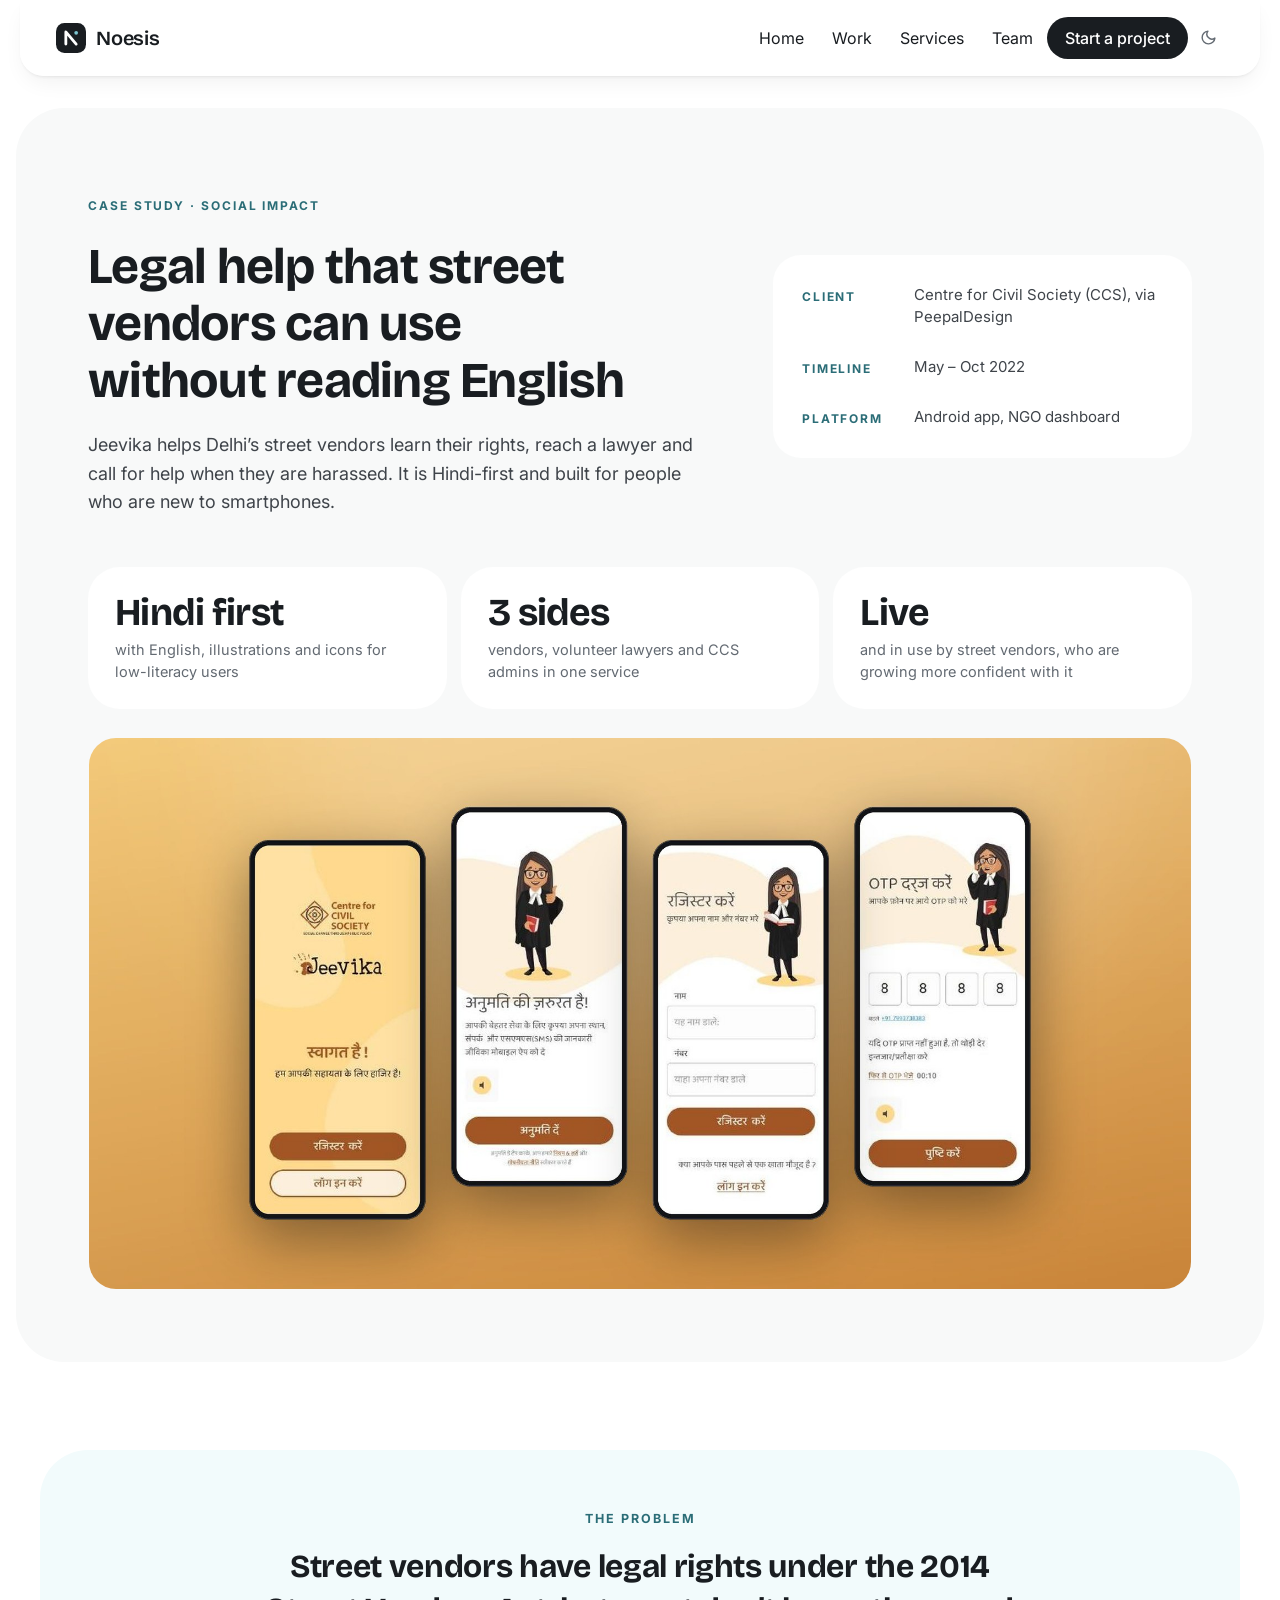
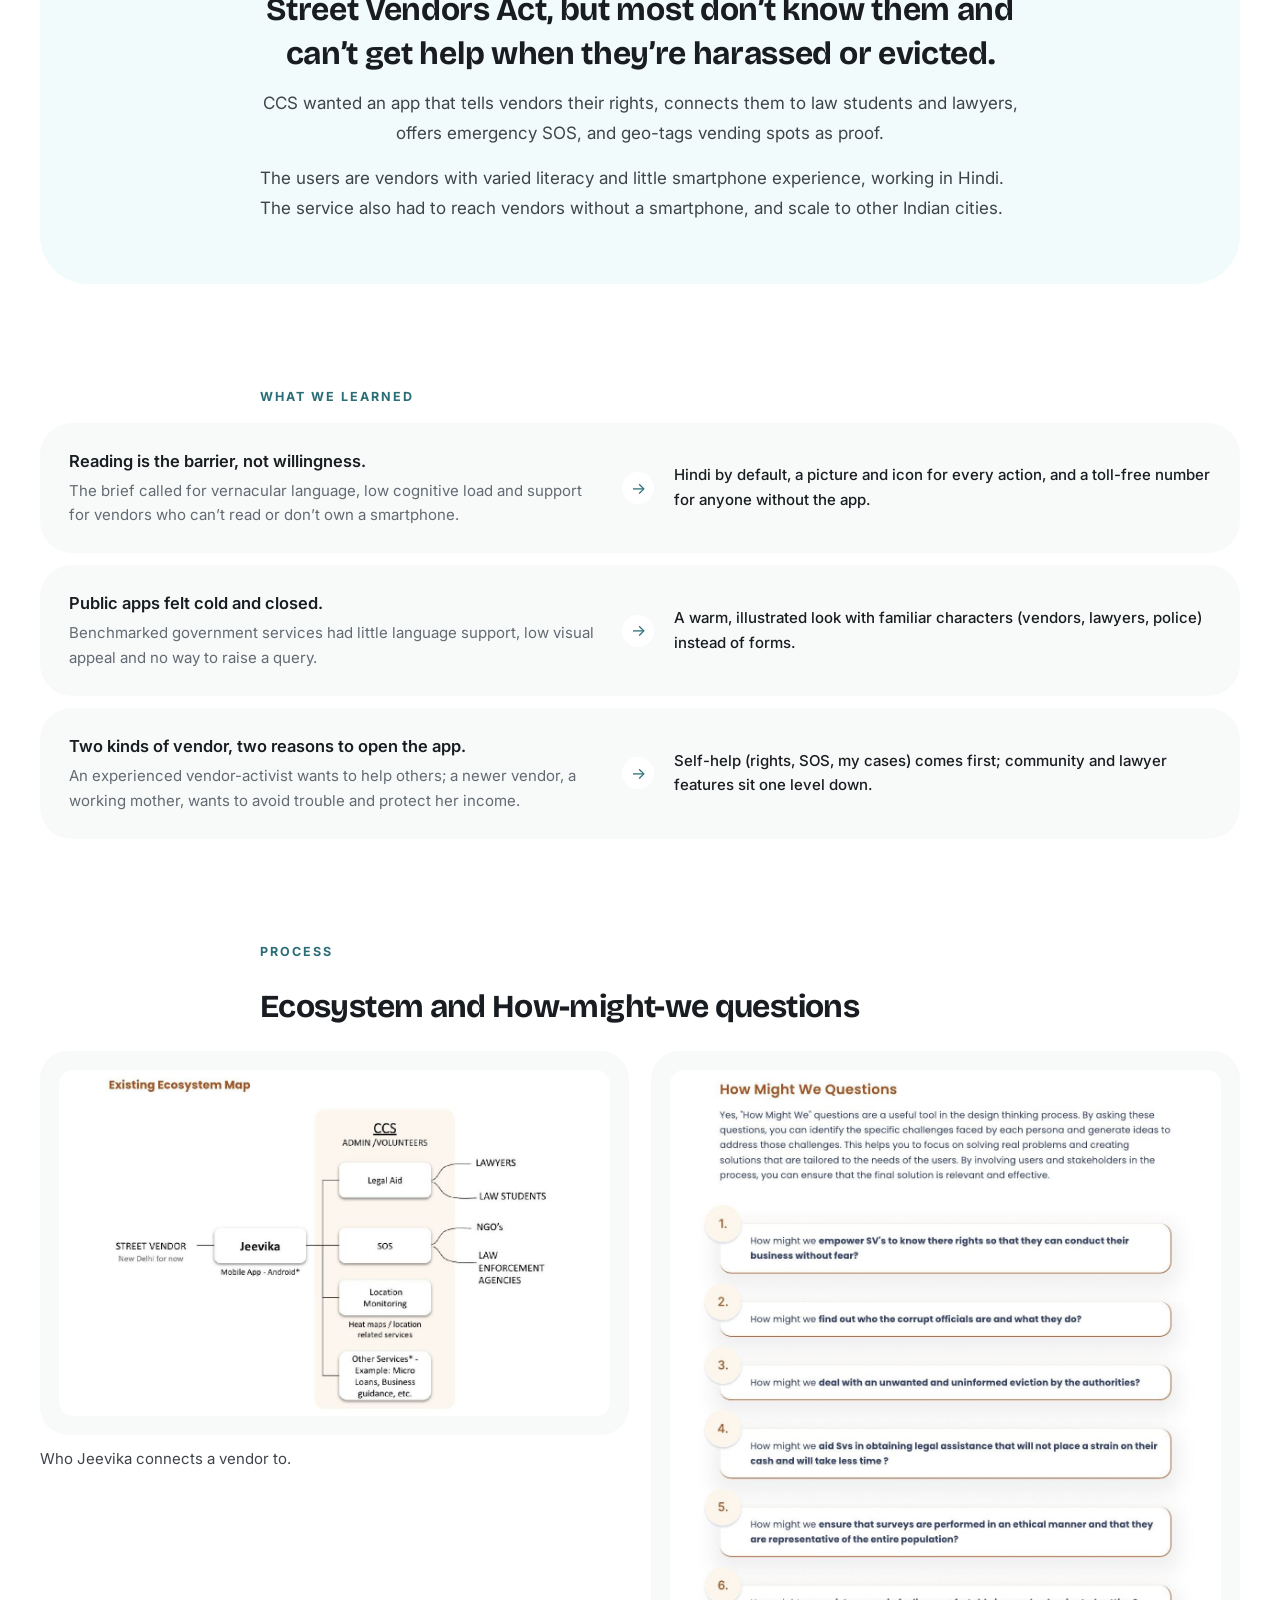
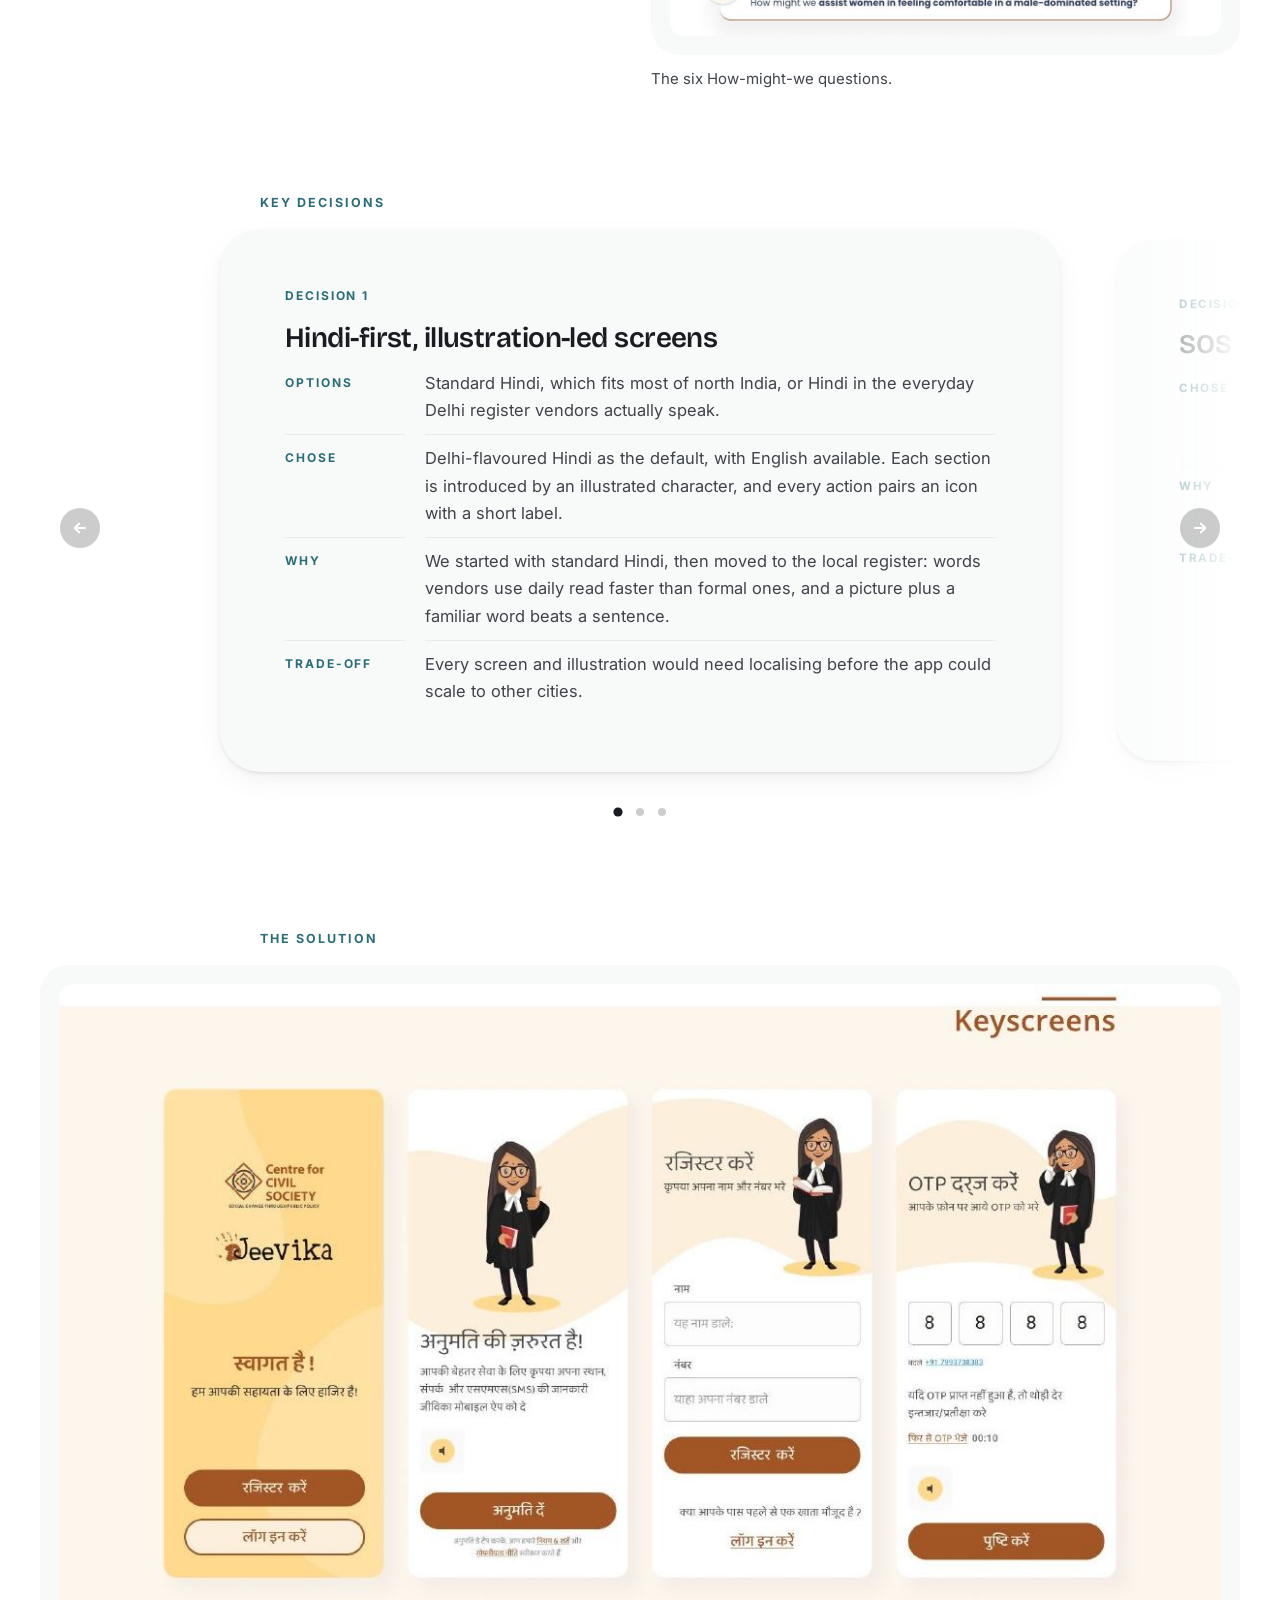
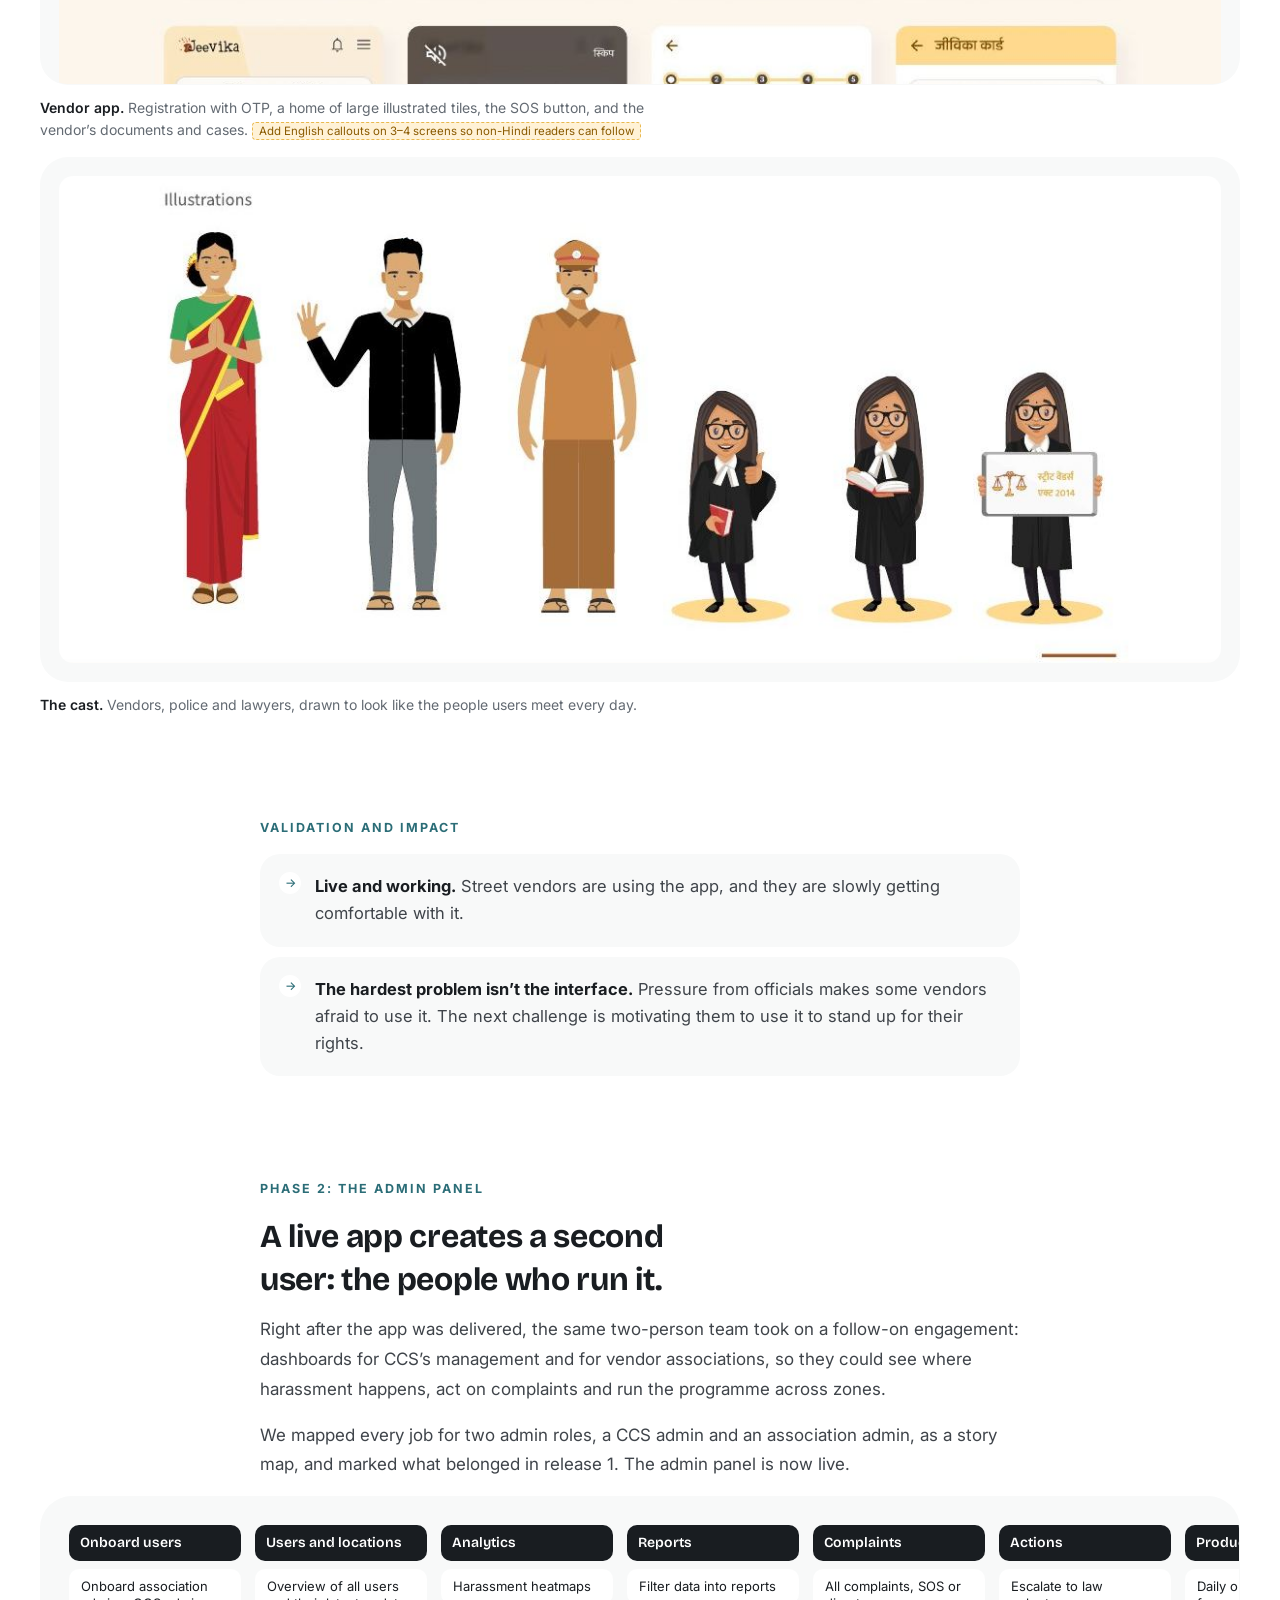
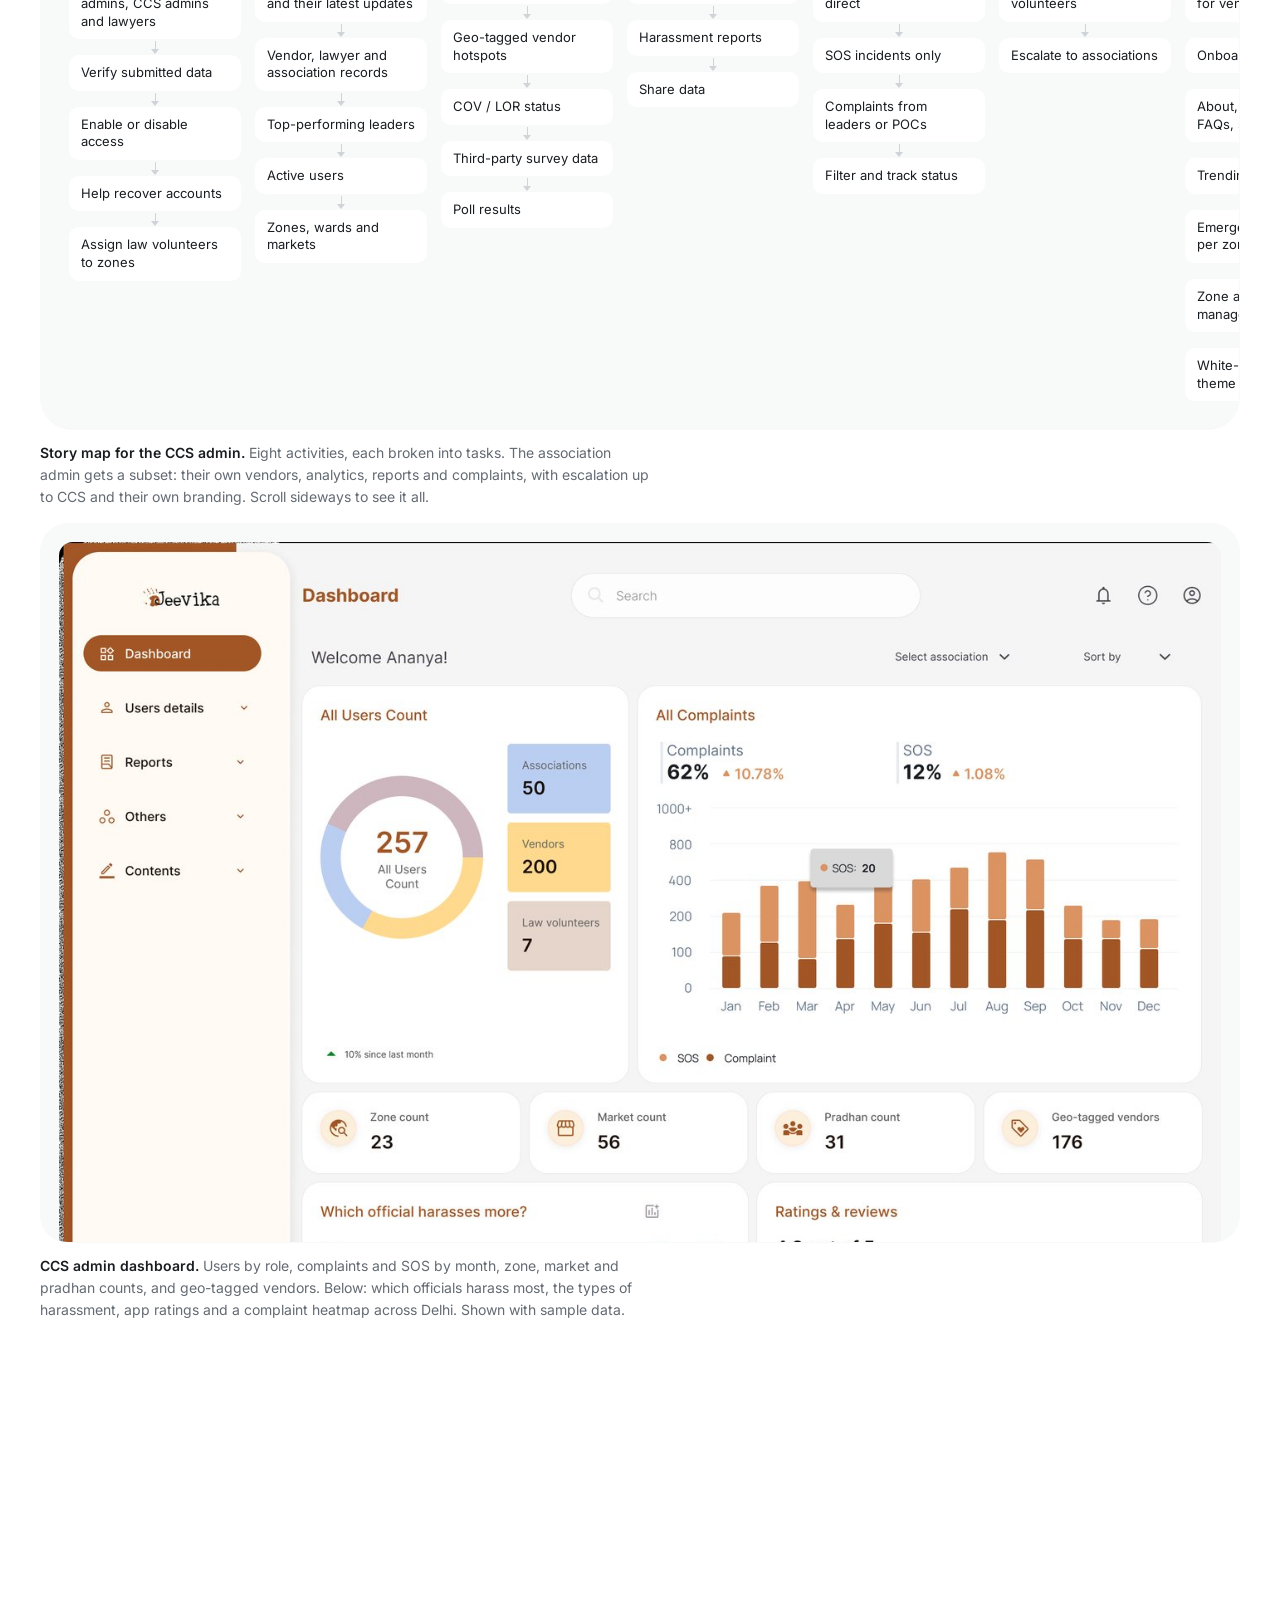
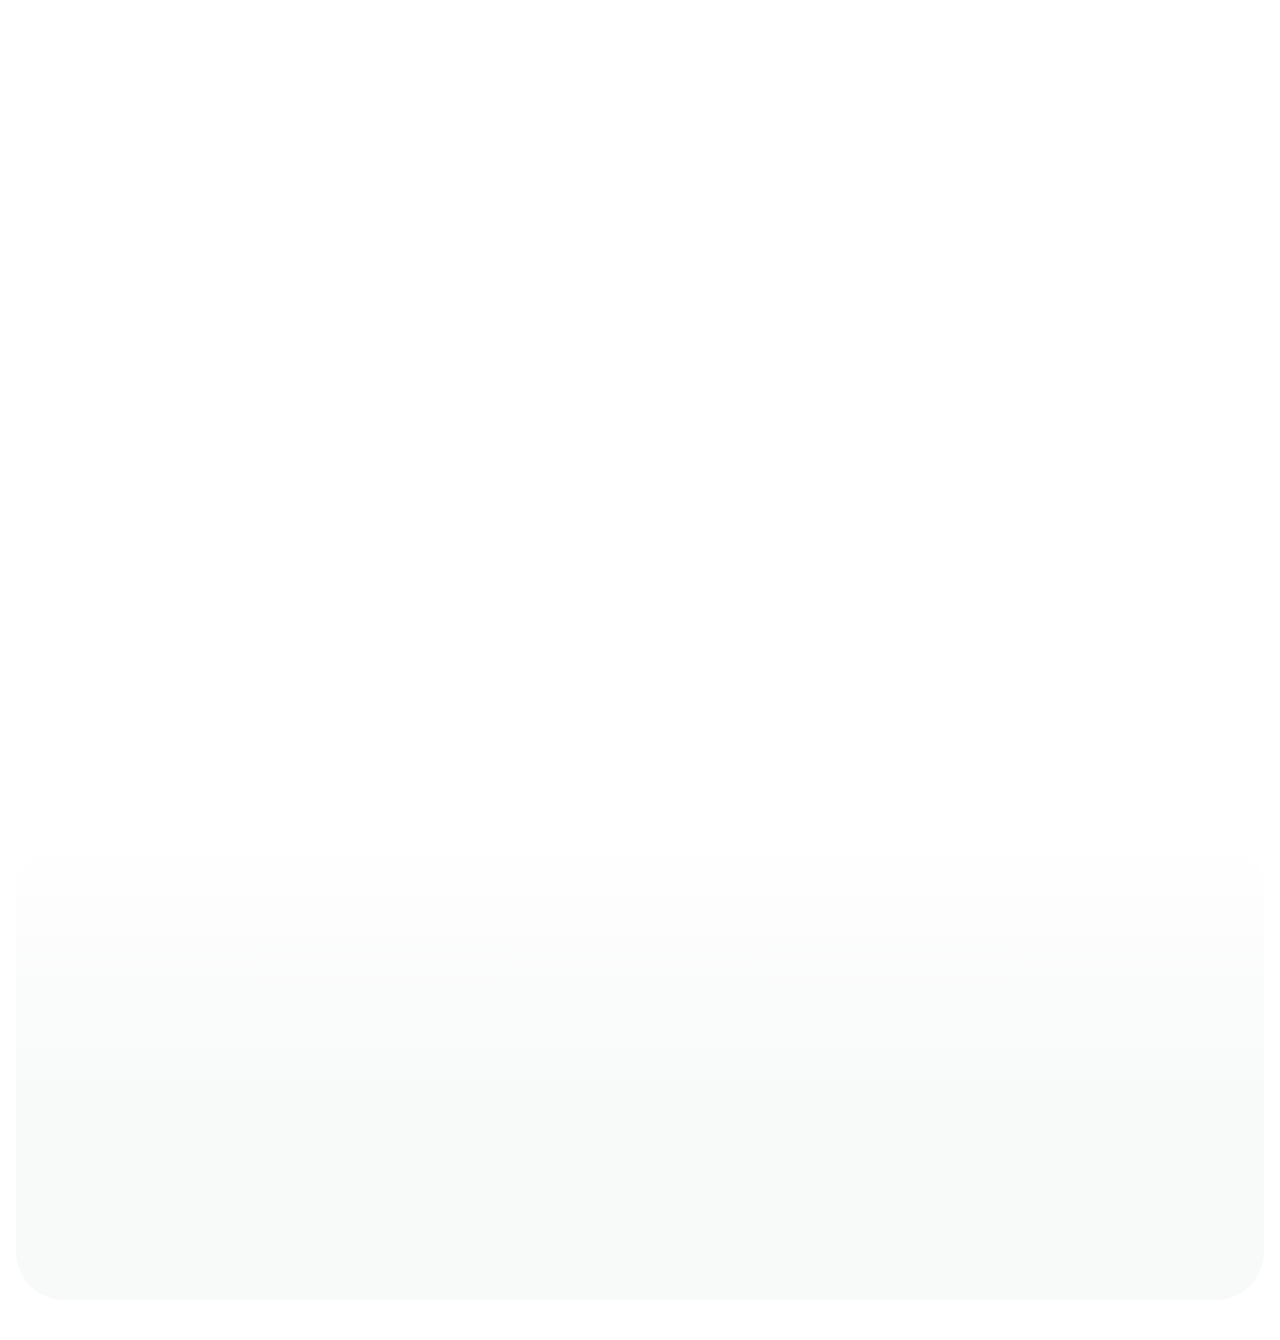
<file: case-jeevika.html>
<!doctype html>
<html lang="en">
<head>
<meta charset="utf-8">
<meta name="viewport" content="width=device-width, initial-scale=1, viewport-fit=cover">
<link rel="icon" href="logo.svg" type="image/svg+xml">
<title>Jeevika · Noesis</title>
<link rel="preconnect" href="https://fonts.googleapis.com">
<link rel="preconnect" href="https://fonts.gstatic.com" crossorigin>
<link rel="stylesheet" href="https://fonts.googleapis.com/css2?family=Bricolage+Grotesque:opsz,wght@12..96,500;12..96,600;12..96,700&family=Inter:wght@400;500;600;700&display=swap">
<link rel="stylesheet" href="styles.css">
<link rel="stylesheet" href="case.css">
<link rel="stylesheet" href="noesis.css">
<link rel="stylesheet" href="soft.css">
</head>
<body>
<div class="wrap">
  <header class="topbar">
    <a class="wordmark" href="index.html"><svg class="logo" viewBox="0 0 64 64" aria-hidden="true"><rect width="64" height="64" rx="18"/><path d="M21 45V19l22 26"/><circle cx="43" cy="21" r="4"/></svg><span class="wm-name">Noesis</span></a>
    <nav class="topnav" aria-label="Site"><a href="index.html">Home</a><a href="index.html#work">Work</a><a href="index.html#services">Services</a><a href="index.html#team">Team</a><a class="nav-cta" href="index.html#contact">Start a project</a></nav>
  </header>

  <section class="cs-hero">
    <p class="label">Case study · Social impact</p>
    <h1>Legal help that street vendors can use without reading English</h1>
    <p class="sub">Jeevika helps Delhi’s street vendors learn their rights, reach a lawyer and call for help when they are harassed. It is Hindi-first and built for people who are new to smartphones.</p>
    <dl class="meta">
      <div><dt>Client</dt><dd>Centre for Civil Society (CCS), via PeepalDesign</dd></div>
      <div><dt>Timeline</dt><dd>May – Oct 2022</dd></div>
      <div><dt>Platform</dt><dd>Android app, NGO dashboard</dd></div>
    </dl>
    <div class="impact">
      <div><strong>Hindi first</strong><span>with English, illustrations and icons for low-literacy users</span></div>
      <div><strong>3 sides</strong><span>vendors, volunteer lawyers and CCS admins in one service</span></div>
      <div><strong>Live</strong><span>and in use by street vendors, who are growing more confident with it</span></div>
    </div>
    <div class="hero-img"><img src="img/hero2-jeevika.jpg" alt="Jeevika app screens in Hindi with illustrated lawyer characters"></div>
  </section>

  <div class="cs-body">
    <nav class="toc" aria-label="On this page">
      <span class="label">On this page</span>
      <a href="#problem">The problem</a>
      <a href="#learned">What we learned</a>
      <a href="#process">Process</a>
      <a href="#decisions">Key decisions</a>
      <a href="#solution">The solution</a>
      <a href="#impact">Validation and impact</a>
      <a href="#admin">Phase 2: admin panel</a>
      <a href="#reflection">Reflection</a>
    </nav>

    <main class="cs-main">
      <section class="cs-sec" id="problem">
        <h2>The problem</h2>
        <div class="prose">
          <p><strong>Street vendors have legal rights under the 2014 Street Vendors Act, but most don’t know them and can’t get help when they’re harassed or evicted.</strong> CCS wanted an app that tells vendors their rights, connects them to law students and lawyers, offers emergency SOS, and geo-tags vending spots as proof.</p>
          <p>The users are vendors with varied literacy and little smartphone experience, working in Hindi. The service also had to reach vendors without a smartphone, and scale to other Indian cities.</p>
        </div>
      </section>

      <section class="cs-sec" id="learned">
        <h2>What we learned</h2>
        <div class="insights">
          <div class="insight">
            <div><b>Reading is the barrier, not willingness.</b><p>The brief called for vernacular language, low cognitive load and support for vendors who can’t read or don’t own a smartphone.</p></div>
            <span class="arrow" aria-hidden="true">→</span>
            <p class="impl">Hindi by default, a picture and icon for every action, and a toll-free number for anyone without the app.</p>
          </div>
          <div class="insight">
            <div><b>Public apps felt cold and closed.</b><p>Benchmarked government services had little language support, low visual appeal and no way to raise a query.</p></div>
            <span class="arrow" aria-hidden="true">→</span>
            <p class="impl">A warm, illustrated look with familiar characters (vendors, lawyers, police) instead of forms.</p>
          </div>
          <div class="insight">
            <div><b>Two kinds of vendor, two reasons to open the app.</b><p>An experienced vendor-activist wants to help others; a newer vendor, a working mother, wants to avoid trouble and protect her income.</p></div>
            <span class="arrow" aria-hidden="true">→</span>
            <p class="impl">Self-help (rights, SOS, my cases) comes first; community and lawyer features sit one level down.</p>
          </div>
        </div>
      </section>

      <section class="cs-sec" id="process">
        <h2>Process</h2>
        <h3 class="proc-h">Ecosystem and How-might-we questions</h3>
            <div class="figs">
              <figure><div class="frame"><img src="img/jeevika-eco.jpg" alt="Ecosystem map: vendor, Jeevika, CCS, lawyers, NGOs and law enforcement" loading="lazy"></div><figcaption>Who Jeevika connects a vendor to.</figcaption></figure>
              <figure><div class="frame"><img src="img/jeevika-hmw.jpg" alt="Six How might we questions" loading="lazy"></div><figcaption>The six How-might-we questions.</figcaption></figure>
            </div>
      </section>

      <section class="cs-sec" id="decisions">
        <h2>Key decisions</h2>
        <article class="decision">
          <span class="num">Decision 1</span>
          <h3>Hindi-first, illustration-led screens</h3>
          <dl>
            <dt>Options</dt><dd>Standard Hindi, which fits most of north India, or Hindi in the everyday Delhi register vendors actually speak.</dd>
            <dt>Chose</dt><dd>Delhi-flavoured Hindi as the default, with English available. Each section is introduced by an illustrated character, and every action pairs an icon with a short label.</dd>
            <dt>Why</dt><dd>We started with standard Hindi, then moved to the local register: words vendors use daily read faster than formal ones, and a picture plus a familiar word beats a sentence.</dd>
            <dt>Trade-off</dt><dd>Every screen and illustration would need localising before the app could scale to other cities.</dd>
          </dl>
        </article>
        <article class="decision">
          <span class="num">Decision 2</span>
          <h3>SOS is always one tap away</h3>
          <dl>
            <dt>Chose</dt><dd>SOS takes two taps: the button on the home screen, then a full-page SOS screen to confirm. A toll-free number covers vendors without the app.</dd>
            <dt>Why</dt><dd>Harassment happens in the moment; a vendor shouldn’t have to navigate to get help.</dd>
            <dt>Trade-off</dt><dd>One extra tap in an emergency, in exchange for no accidental alerts from a phone in a pocket or a stray touch.</dd>
          </dl>
        </article>
        <article class="decision">
          <span class="num">Decision 3</span>
          <h3>Build what is important and feasible first</h3>
          <dl>
            <dt>Chose</dt><dd>Ranked every idea from the How-might-we questions by importance and feasibility. Rights information, legal-aid requests, SOS and geo-tagging came first.</dd>
            <dt>Why</dt><dd>These protect a vendor at the moment of harassment and build the record they need later.</dd>
            <dt>Trade-off</dt><dd>Broader monitoring and community features came later.</dd>
          </dl>
        </article>
      </section>

      <section class="cs-sec" id="solution">
        <h2>The solution</h2>
        <figure>
          <div class="frame tall"><img src="img/jeevika-keyscreens.jpg" alt="Jeevika key screens in Hindi: welcome, registration, OTP, home, SOS, profile and documents" loading="lazy"></div>
          <figcaption><b>Vendor app.</b> Registration with OTP, a home of large illustrated tiles, the SOS button, and the vendor’s documents and cases. <span class="todo">Add English callouts on 3–4 screens so non-Hindi readers can follow</span></figcaption>
        </figure>
        <figure>
          <div class="frame"><img src="img/jeevika-illus.jpg" alt="Illustrated characters: vendors, a police officer and lawyers" loading="lazy"></div>
          <figcaption><b>The cast.</b> Vendors, police and lawyers, drawn to look like the people users meet every day.</figcaption>
        </figure>
      </section>

      <section class="cs-sec" id="impact">
        <h2>Validation and impact</h2>
        <ul class="results">
          <li><strong>Live and working.</strong> Street vendors are using the app, and they are slowly getting comfortable with it.</li>
          <li><strong>The hardest problem isn’t the interface.</strong> Pressure from officials makes some vendors afraid to use it. The next challenge is motivating them to use it to stand up for their rights.</li>
        </ul>
      </section>

      <section class="cs-sec" id="admin">
        <h2>Phase 2: the admin panel</h2>
        <div class="prose">
          <p><strong>A live app creates a second user: the people who run it.</strong> Right after the app was delivered, the same two-person team took on a follow-on engagement: dashboards for CCS’s management and for vendor associations, so they could see where harassment happens, act on complaints and run the programme across zones.</p>
          <p>We mapped every job for two admin roles, a CCS admin and an association admin, as a story map, and marked what belonged in release 1. The admin panel is now live.</p>
        </div>
        <figure>
          <div class="ia-wrap" tabindex="0" aria-label="Admin story map, scroll sideways"><div class="ia"><div class="ia-col"><h4>Onboard users</h4><span>Onboard association admins, CCS admins and lawyers</span><span>Verify submitted data</span><span>Enable or disable access</span><span>Help recover accounts</span><span>Assign law volunteers to zones</span></div><div class="ia-col"><h4>Users and locations</h4><span>Overview of all users and their latest updates</span><span>Vendor, lawyer and association records</span><span>Top-performing leaders</span><span>Active users</span><span>Zones, wards and markets</span></div><div class="ia-col"><h4>Analytics</h4><span>Harassment heatmaps</span><span>Geo-tagged vendor hotspots</span><span>COV / LOR status</span><span>Third-party survey data</span><span>Poll results</span></div><div class="ia-col"><h4>Reports</h4><span>Filter data into reports</span><span>Harassment reports</span><span>Share data</span></div><div class="ia-col"><h4>Complaints</h4><span>All complaints, SOS or direct</span><span>SOS incidents only</span><span>Complaints from leaders or POCs</span><span>Filter and track status</span></div><div class="ia-col"><h4>Actions</h4><span>Escalate to law volunteers</span><span>Escalate to associations</span></div><div class="ia-col"><h4>Product settings</h4><span>Daily or weekly polls for vendors</span><span>Onboarding questions</span><span>About, terms, privacy, FAQs, support</span><span>Trending videos</span><span>Emergency contacts per zone</span><span>Zone and access management</span><span>White-label logo, theme and content</span></div><div class="ia-col"><h4>Complaint rules</h4><span>Report reminders</span><span>When an escalation triggers</span><span>Who receives it, and at which level</span></div></div></div>
          <figcaption><b>Story map for the CCS admin.</b> Eight activities, each broken into tasks. The association admin gets a subset: their own vendors, analytics, reports and complaints, with escalation up to CCS and their own branding. Scroll sideways to see it all.</figcaption>
        </figure>
        <figure>
          <div class="frame tall"><img src="img/jv-admin-dashboard.jpg" alt="Admin dashboard: user counts, complaints and SOS by month, zone and market counts, harassment by official, ratings, harassment types and a complaint heatmap of Delhi" loading="lazy"></div>
          <figcaption><b>CCS admin dashboard.</b> Users by role, complaints and SOS by month, zone, market and pradhan counts, and geo-tagged vendors. Below: which officials harass most, the types of harassment, app ratings and a complaint heatmap across Delhi. Shown with sample data.</figcaption>
        </figure>
        <div class="figs">
          <figure>
            <div class="frame"><img src="img/jv-admin-complaints.jpg" alt="Complaints and requests by source with pending, resolved and rejected counts, and an escalated complaints table" loading="lazy"></div>
            <figcaption><b>Complaints.</b> One card per source (vendors, SOS, leaders, lawyers, associations) with pending, resolved and rejected counts, then the escalated complaints that need action first.</figcaption>
          </figure>
          <figure>
            <div class="frame"><img src="img/jv-admin-analytics.jpg" alt="Analytics with filters and a heatmap of complaints by area" loading="lazy"></div>
            <figcaption><b>Analytics.</b> Filter by complaint type, who it is against, harassment type, status and location, see the result as a heatmap, then email or download it as a report.</figcaption>
          </figure>
        </div>
      </section>

      <section class="cs-sec" id="reflection">
        <h2>Reflection</h2>
        <div class="prose"><p><strong>One of the most meaningful projects we have worked on.</strong> We kept everything as simple as we could for vendors new to smartphones. Next, we would run usability tests with vendors on the live app and revamp the UI around what we learn, especially around building the confidence to use it.</p></div>
      </section>
    </main>
  </div>

  <nav class="next" aria-label="Next case study">
    <a href="case-fintech.html">← Mutual funds app</a>
    <a class="btn" href="case-hmi.html">Next: Bajaj clusters <span class="arr">→</span></a>
  </nav>
  <section class="connect" aria-labelledby="connect-h">
    <p class="label">Have a project like this?</p>
    <h2 id="connect-h">Let’s talk.</h2>
    <div class="connect-btns"><a class="btn solid" href="mailto:mazhar.shaikh91@outlook.in?subject=Project%20enquiry%20for%20Noesis">Email us</a><a class="btn" href="index.html#work">See more work</a></div>
    <p class="mail">mazhar.shaikh91@outlook.in · +91 97692 11554</p>
  </section>

</div>
<script src="ui.js" defer></script>
<script src="fx.js" defer></script>
</body>
</html>
</file>
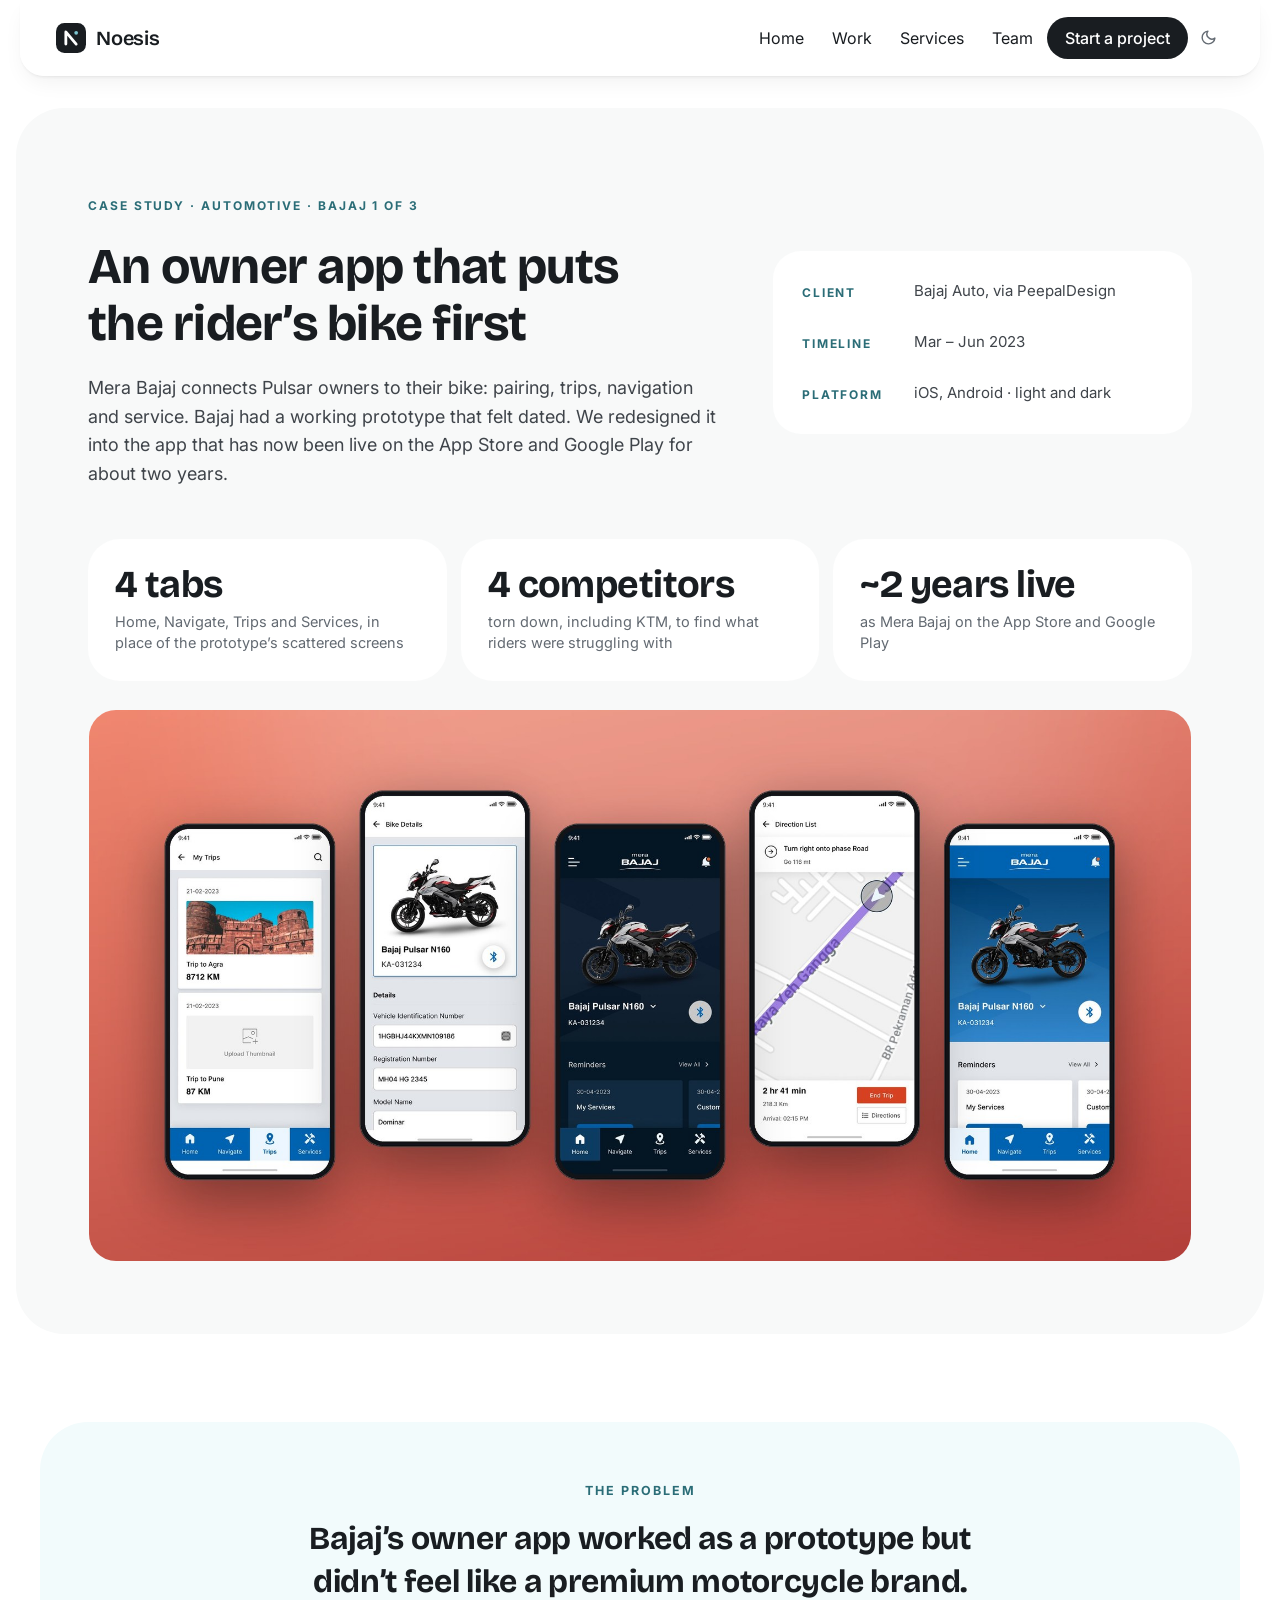
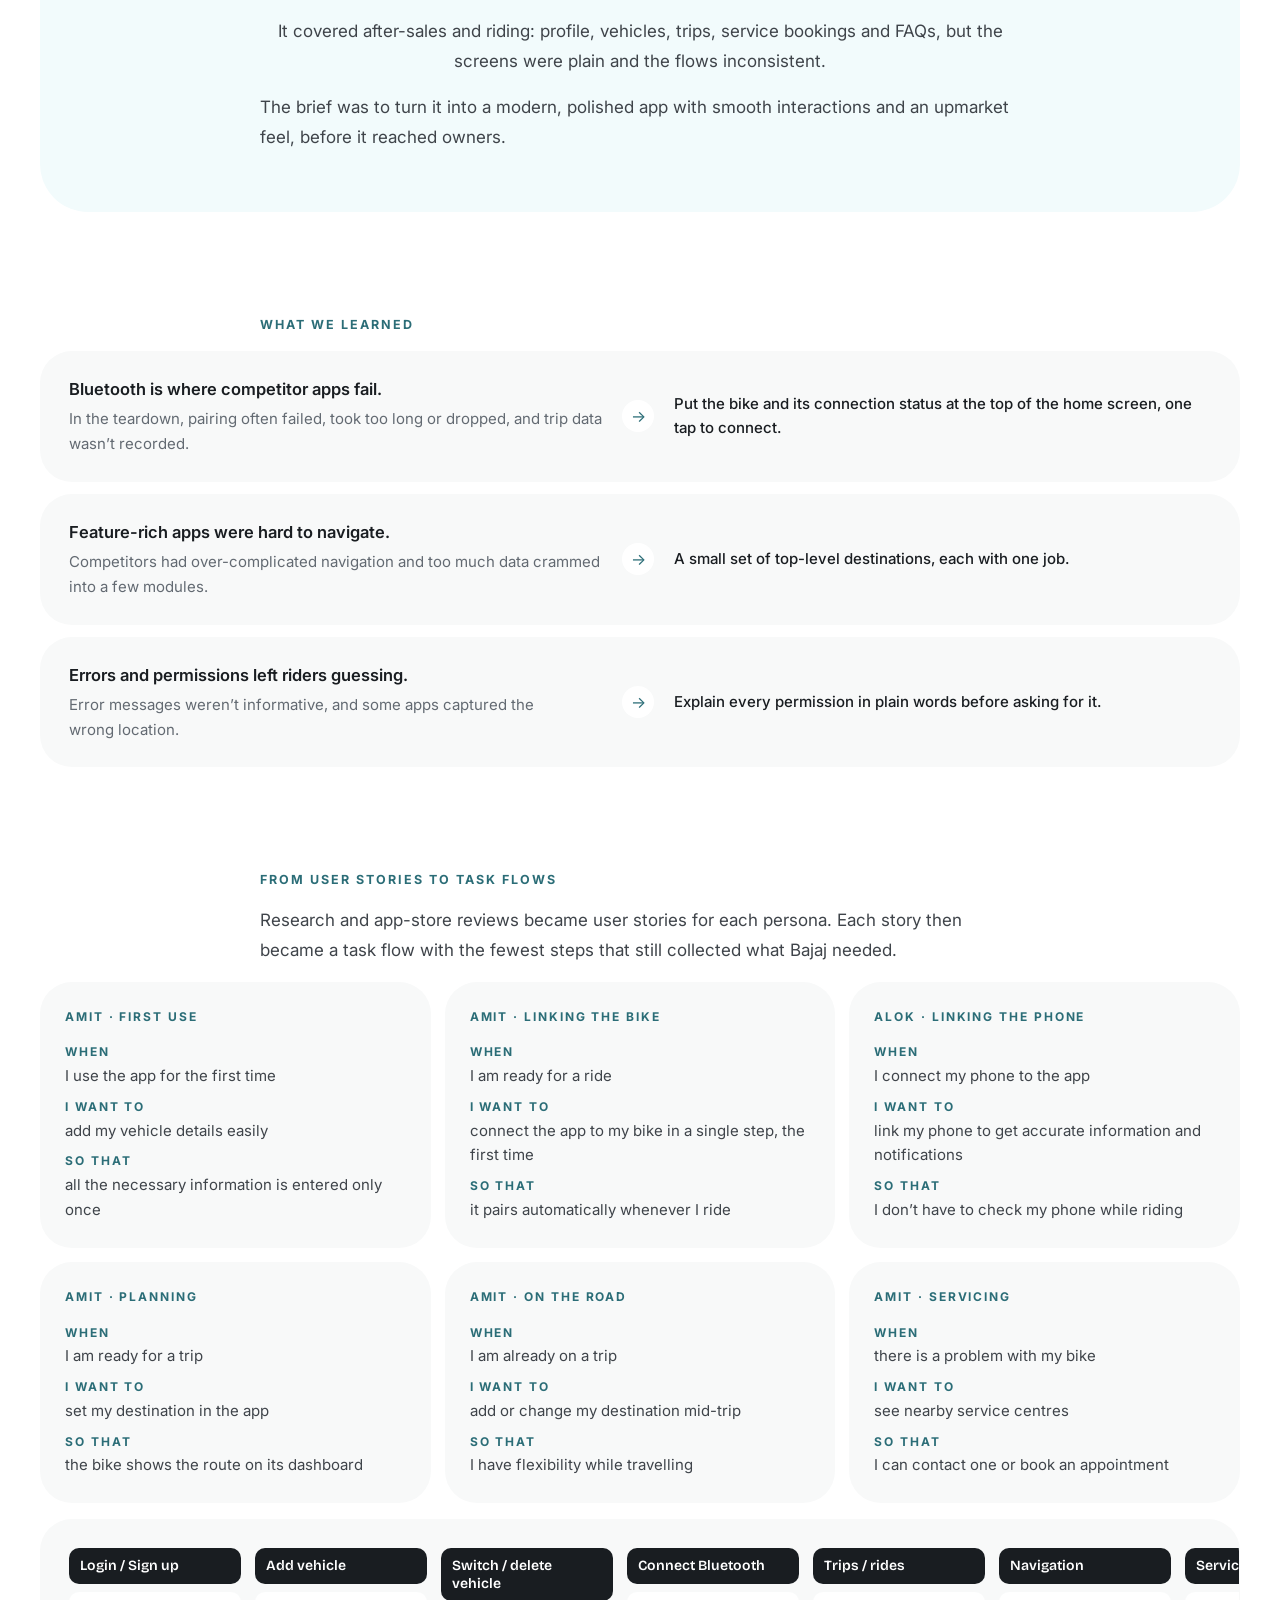
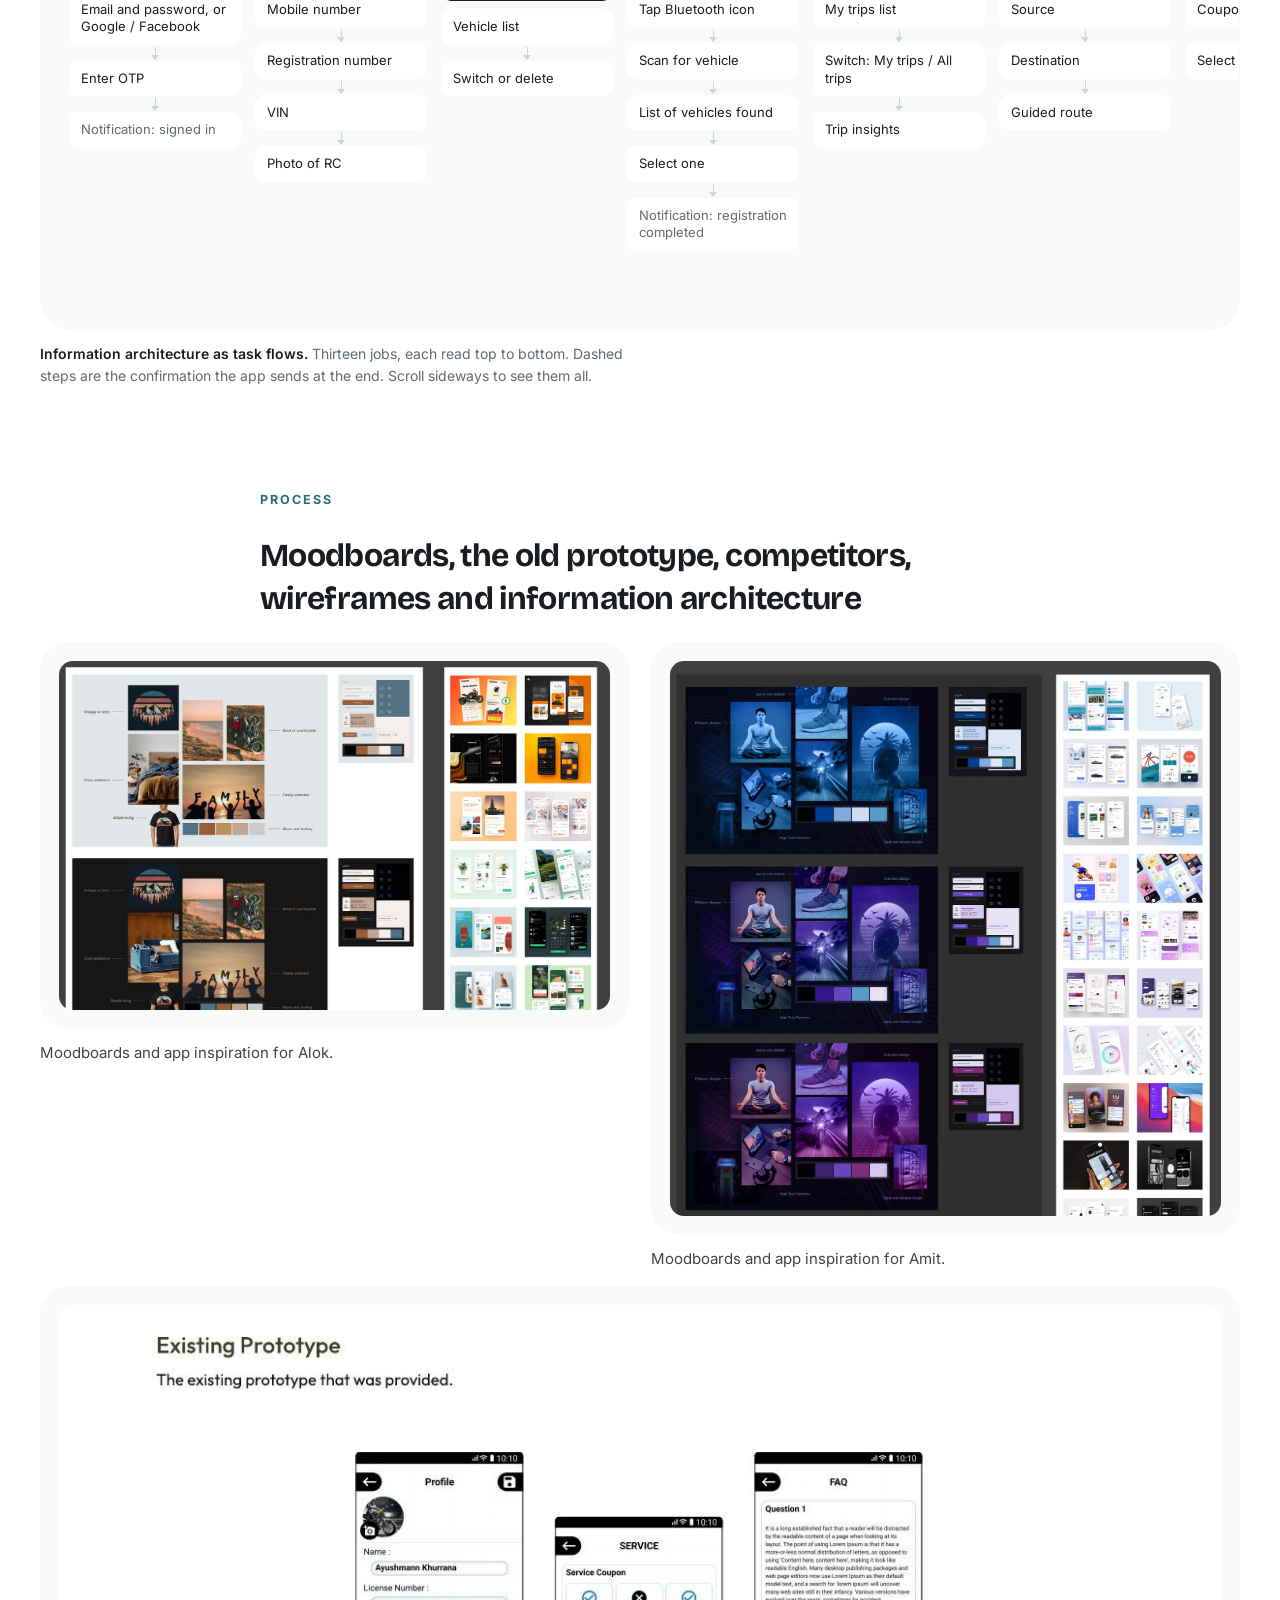
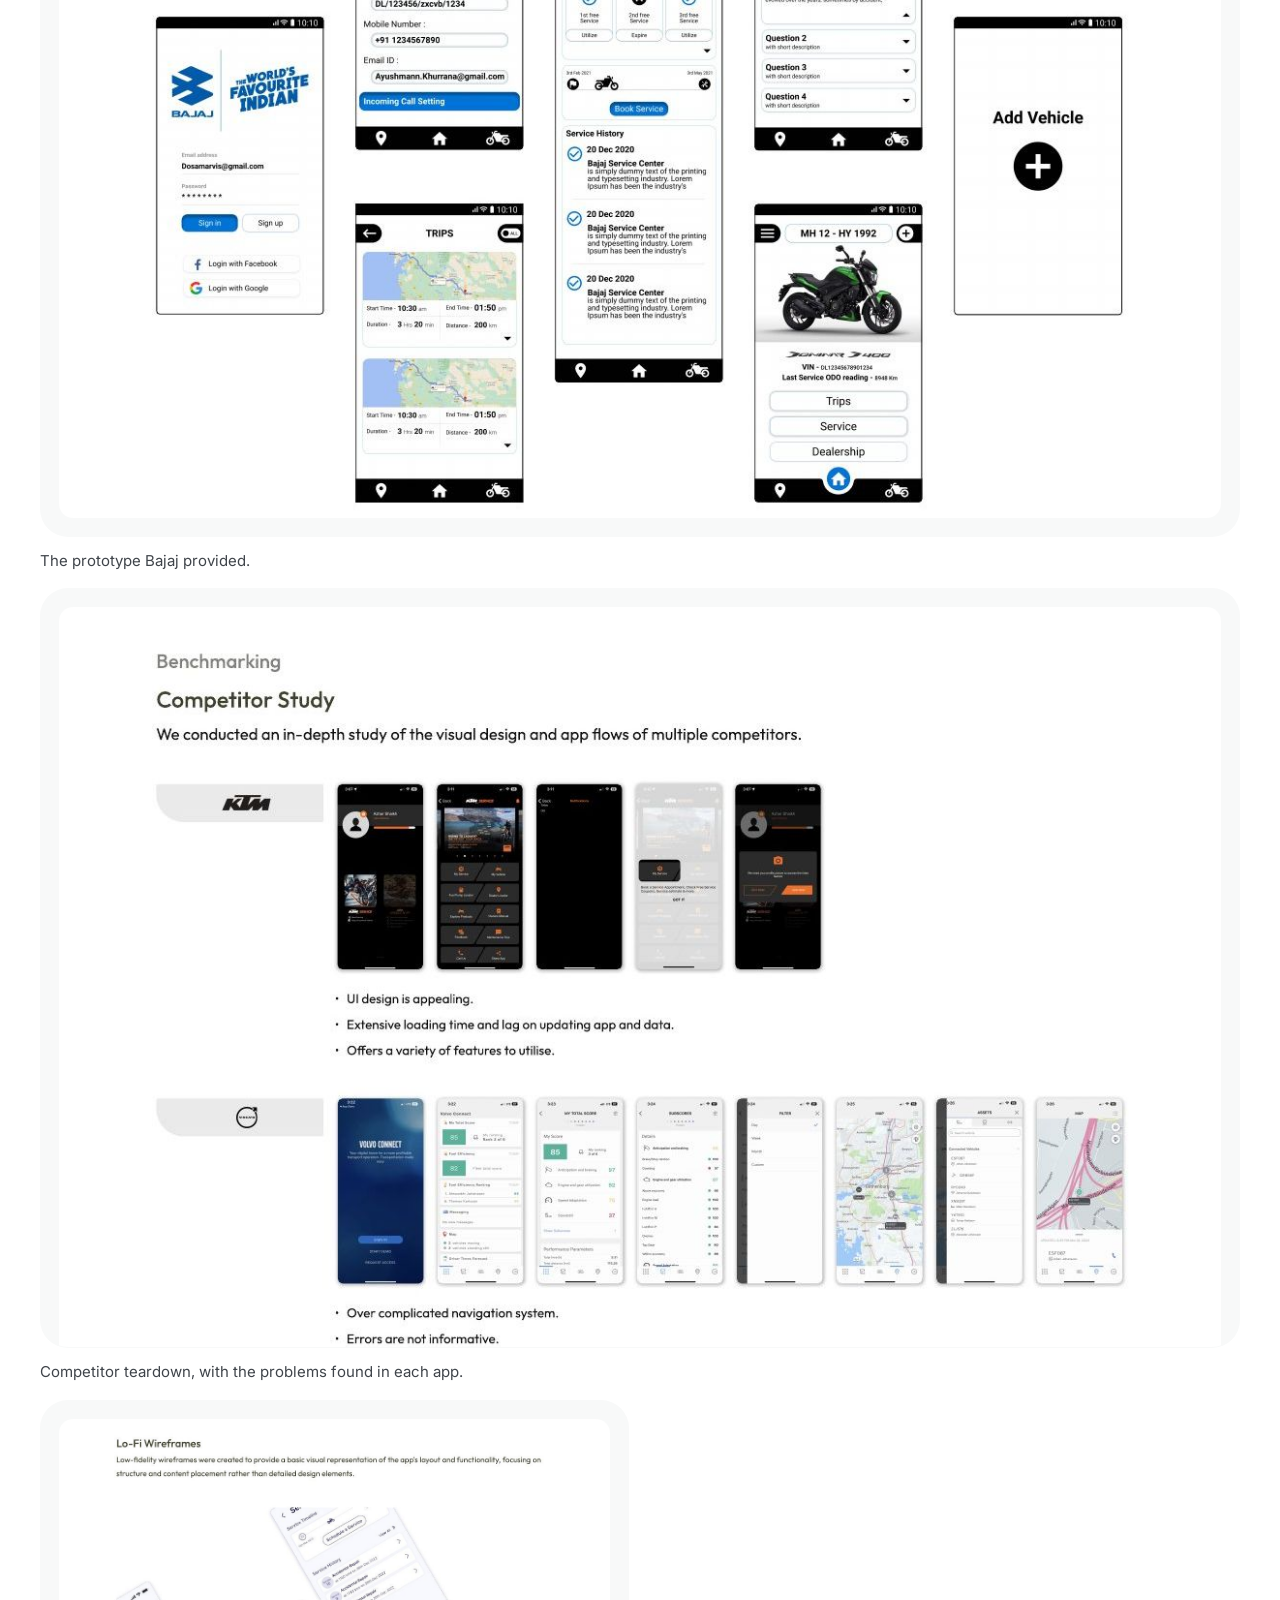
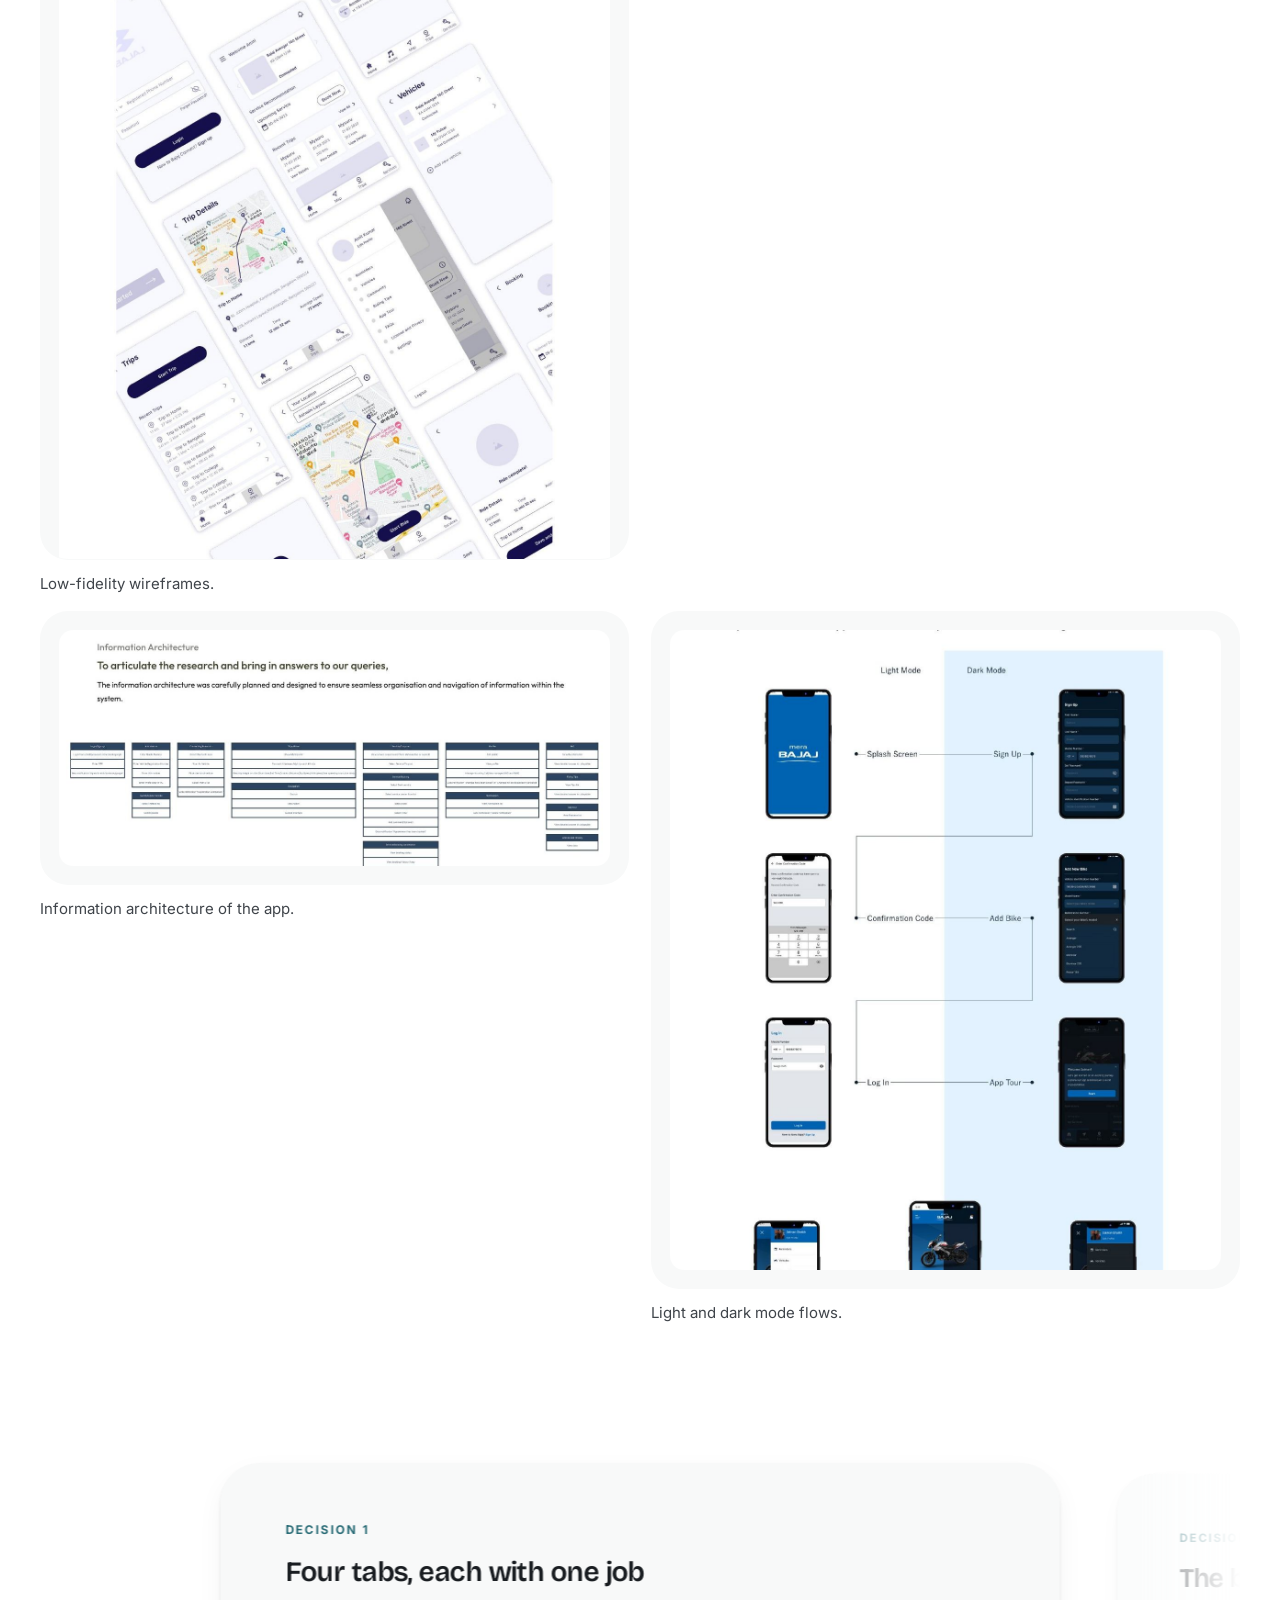
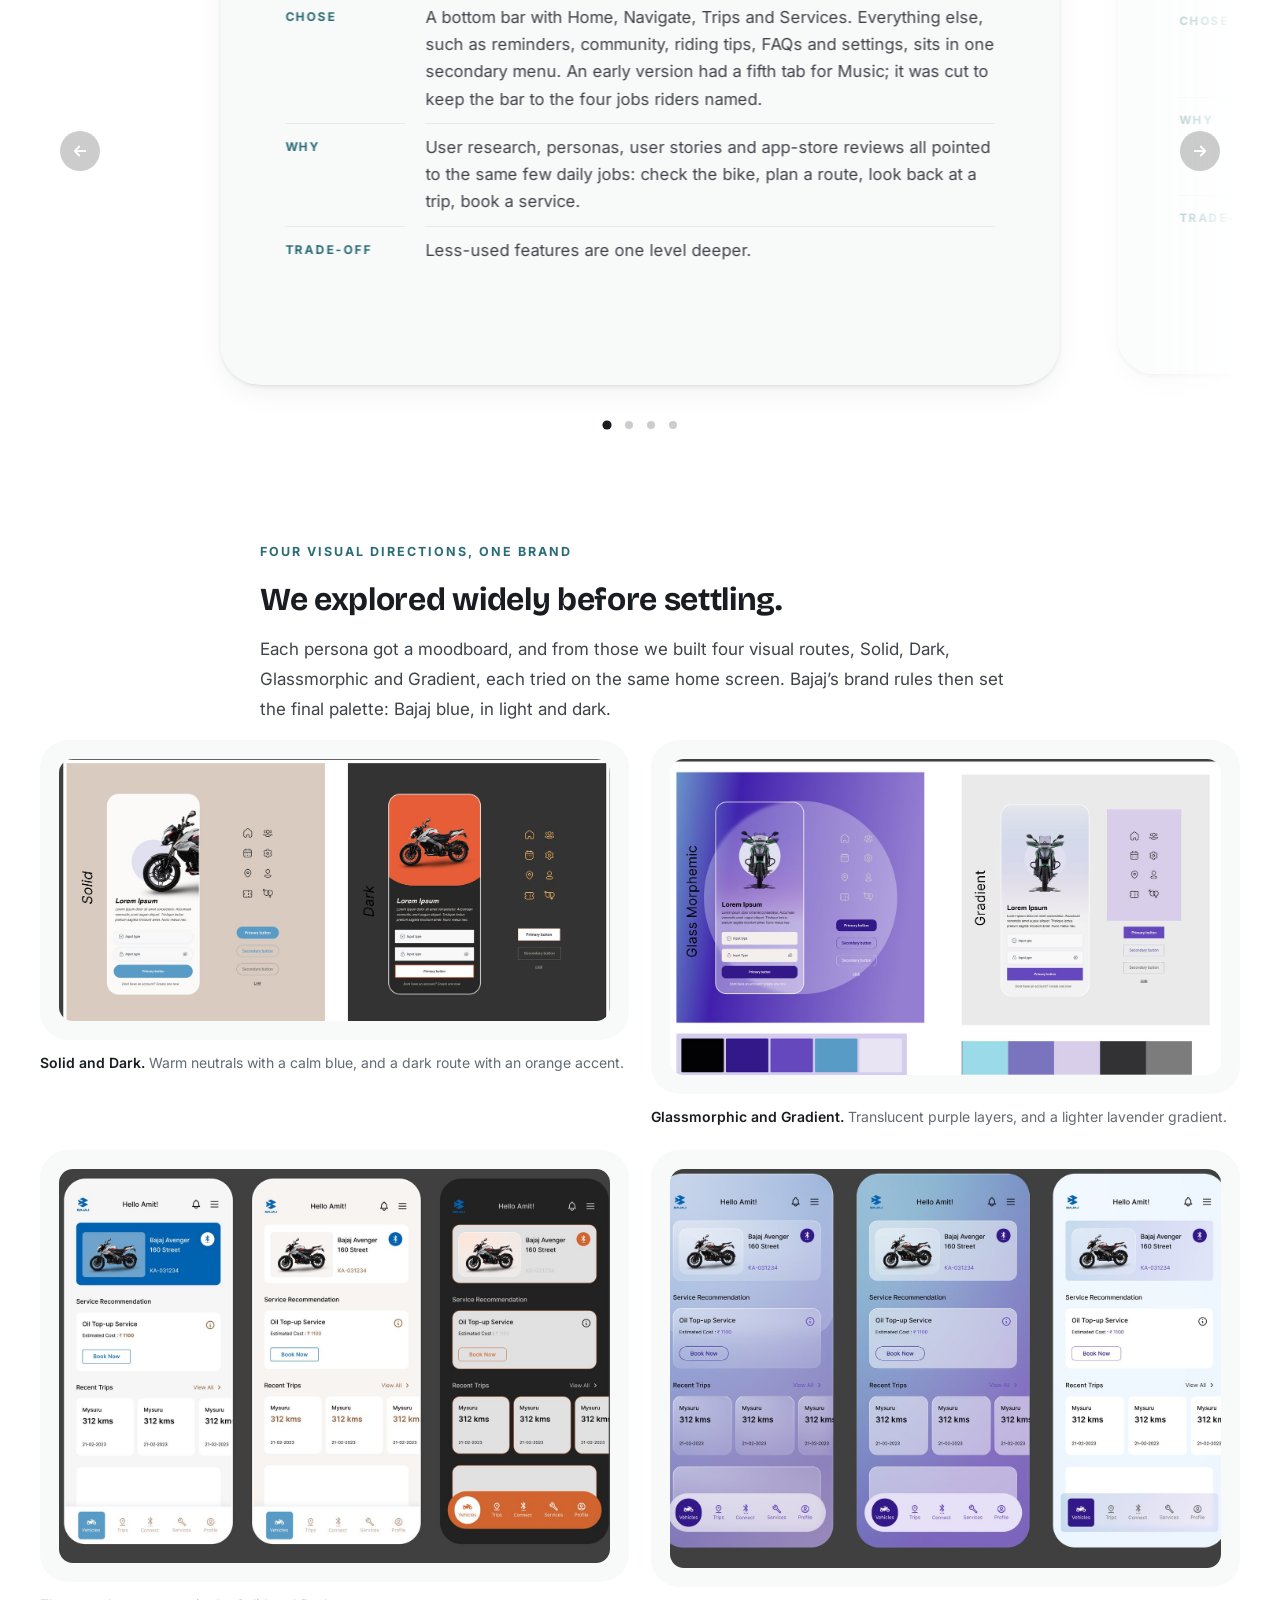
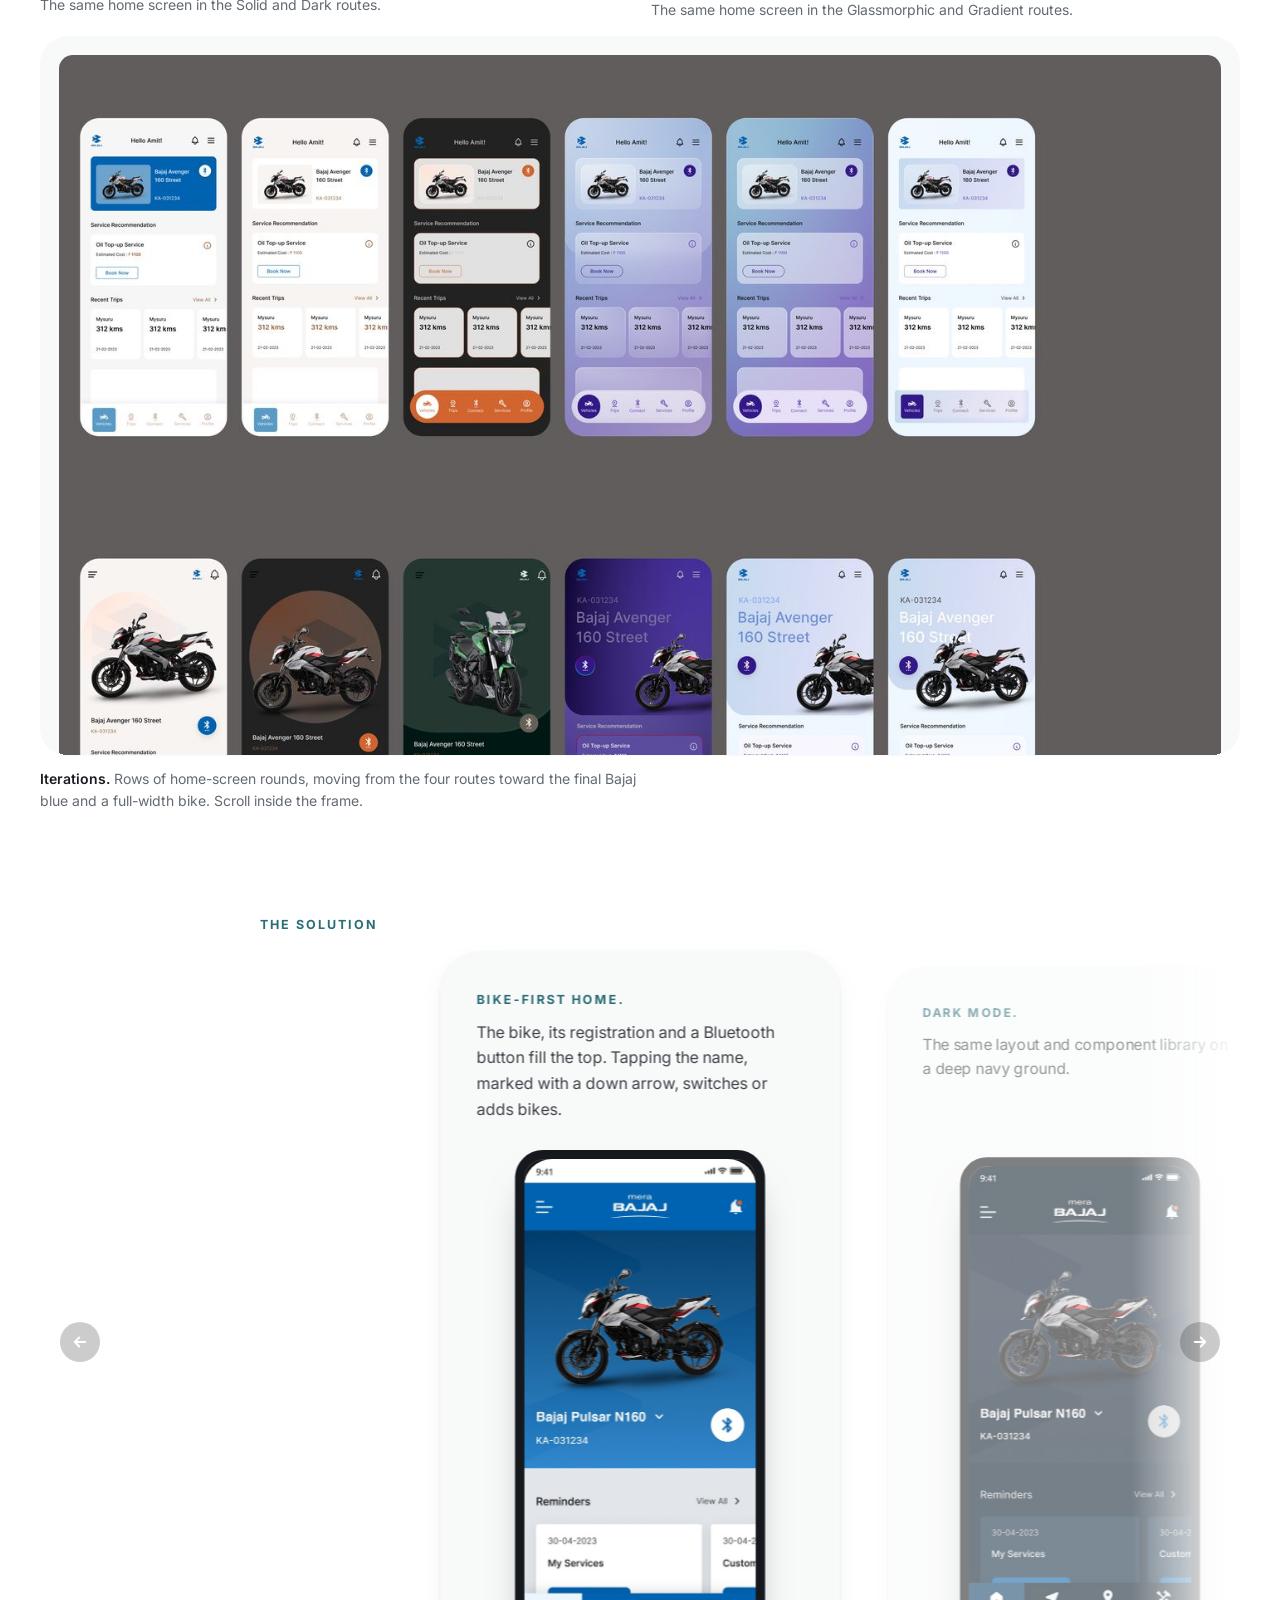
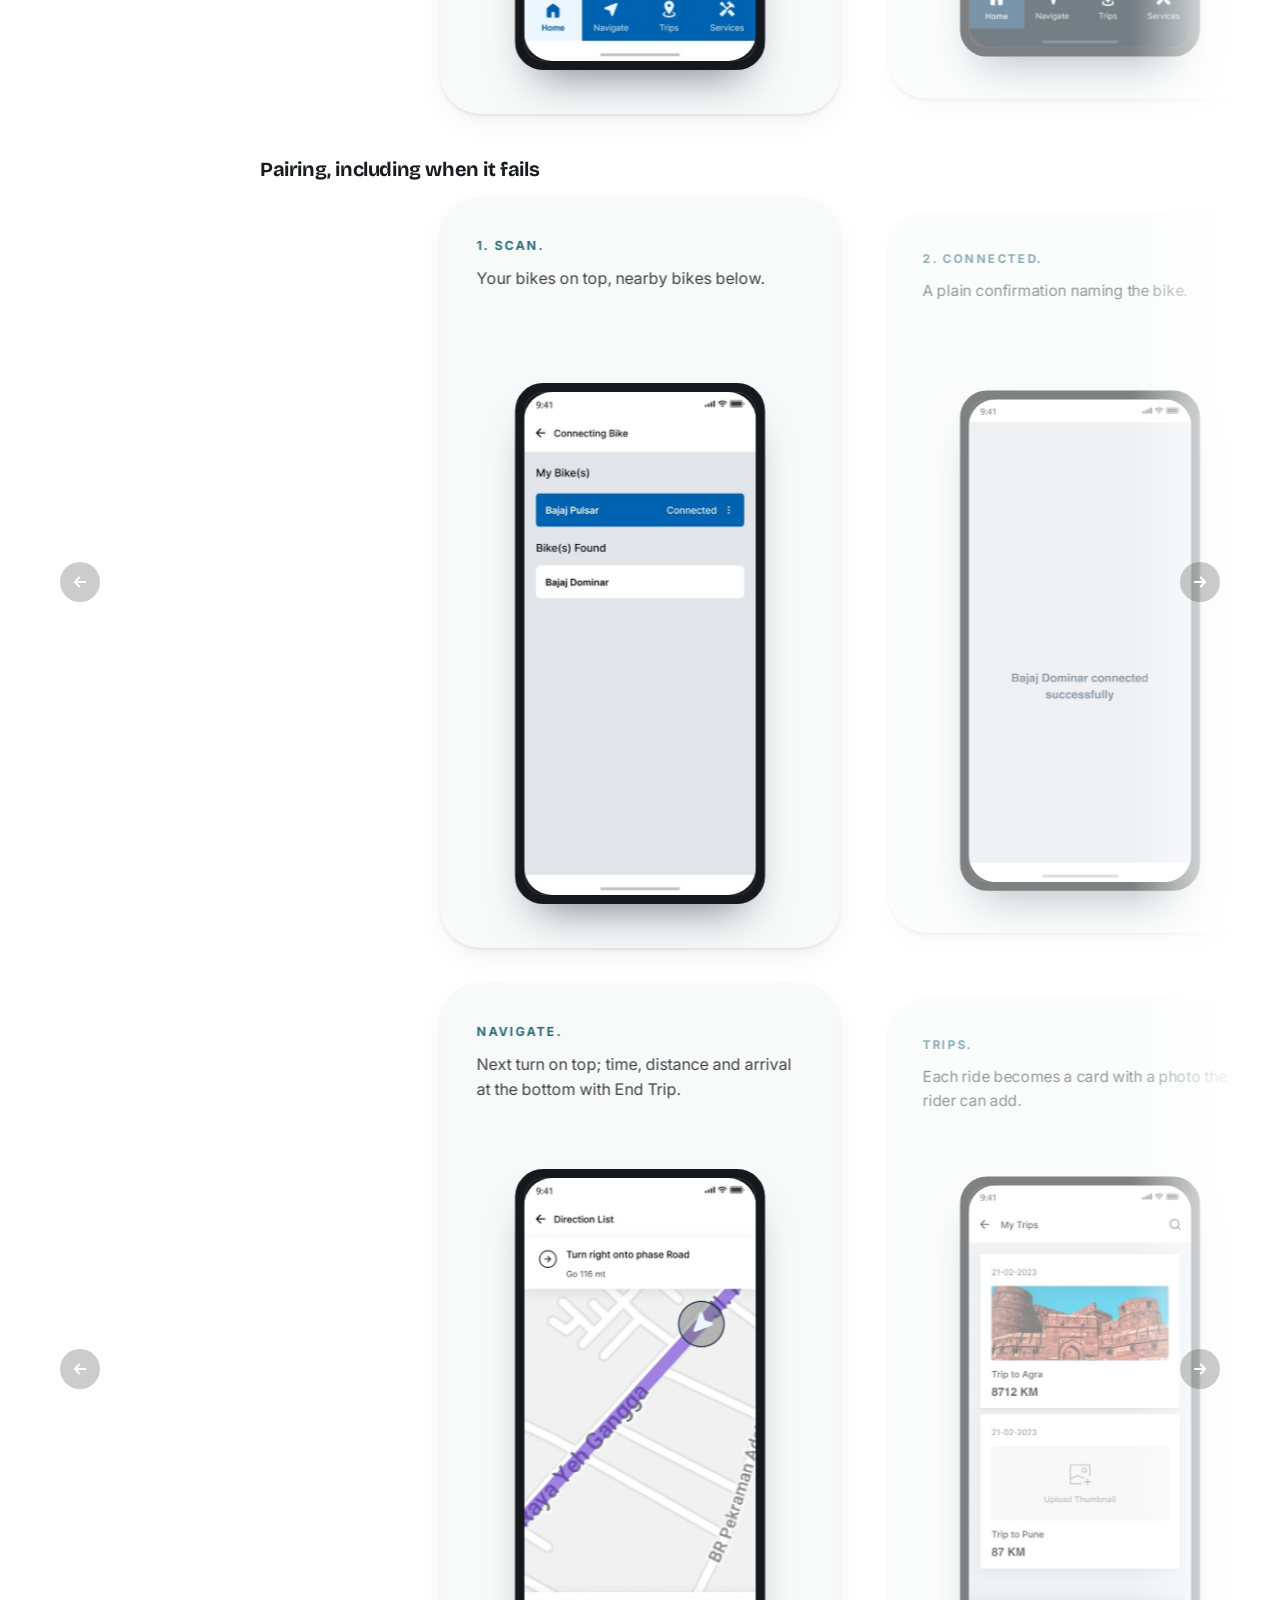
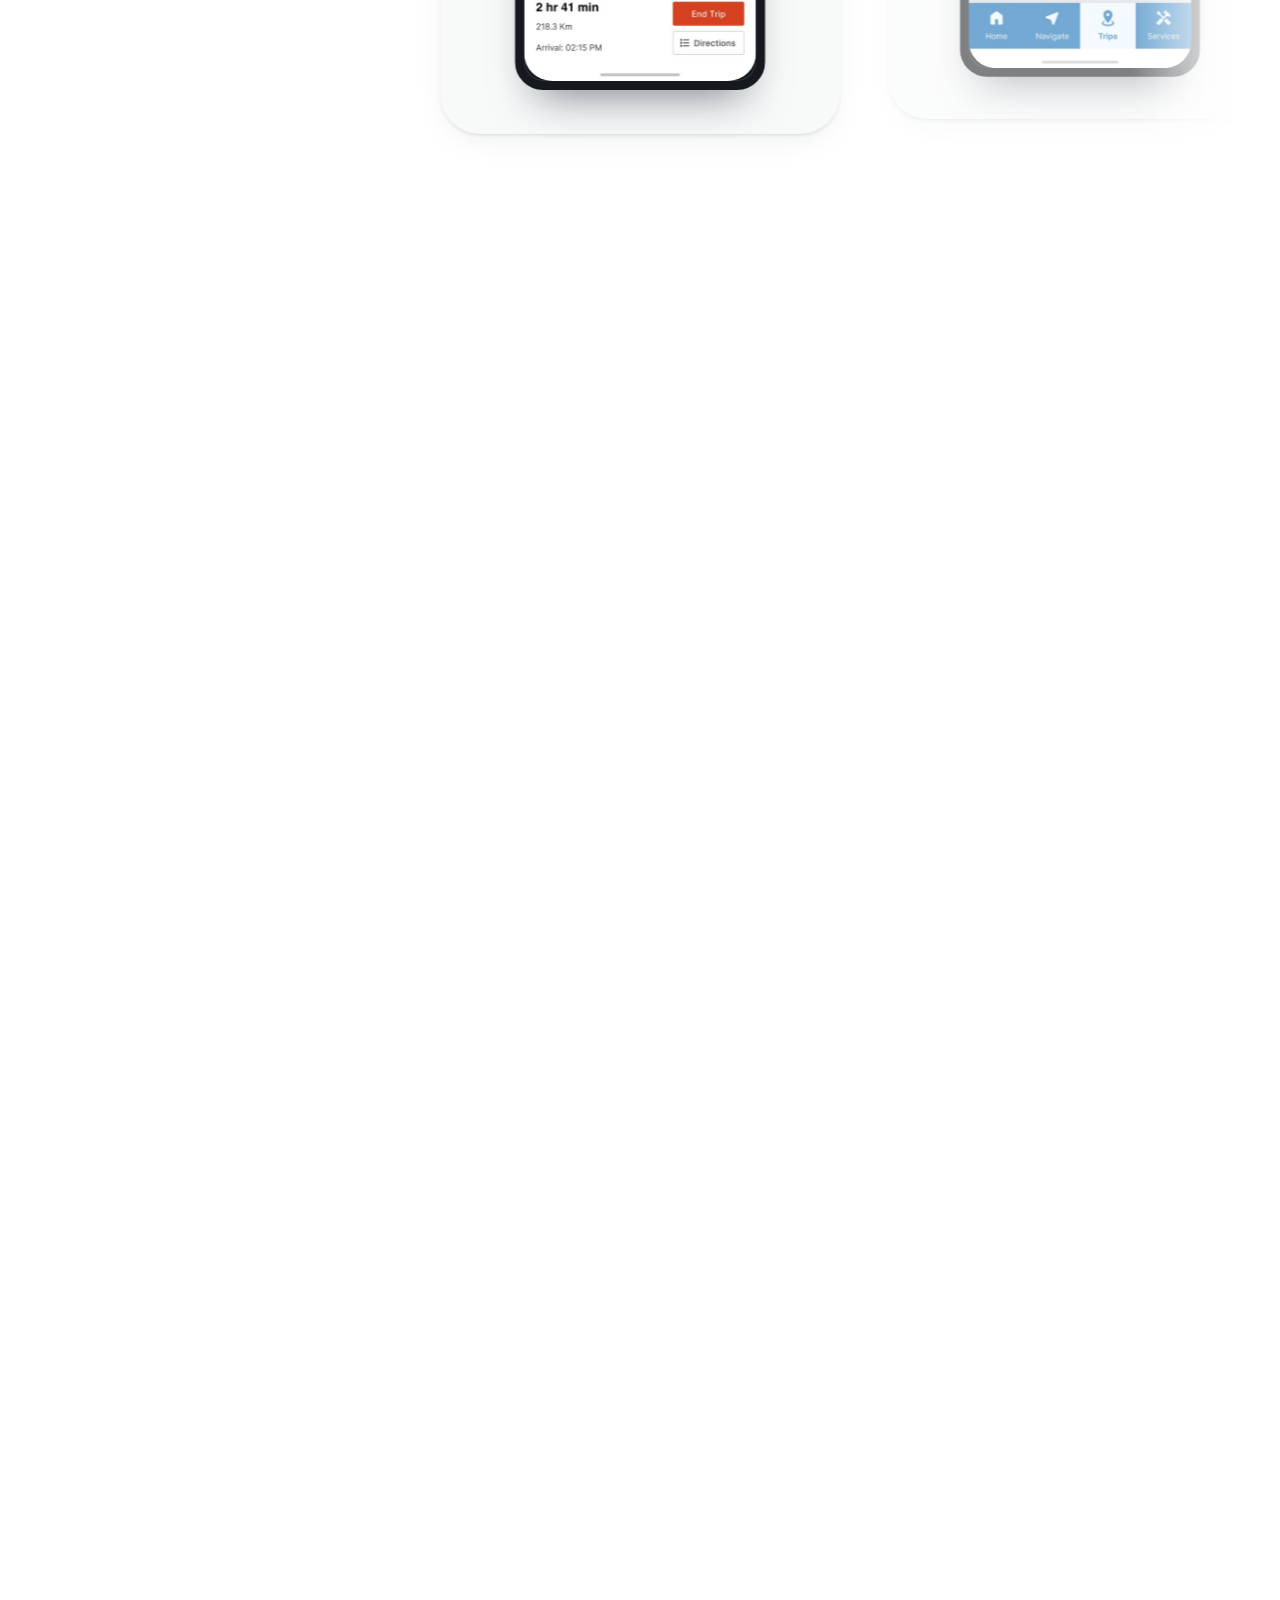
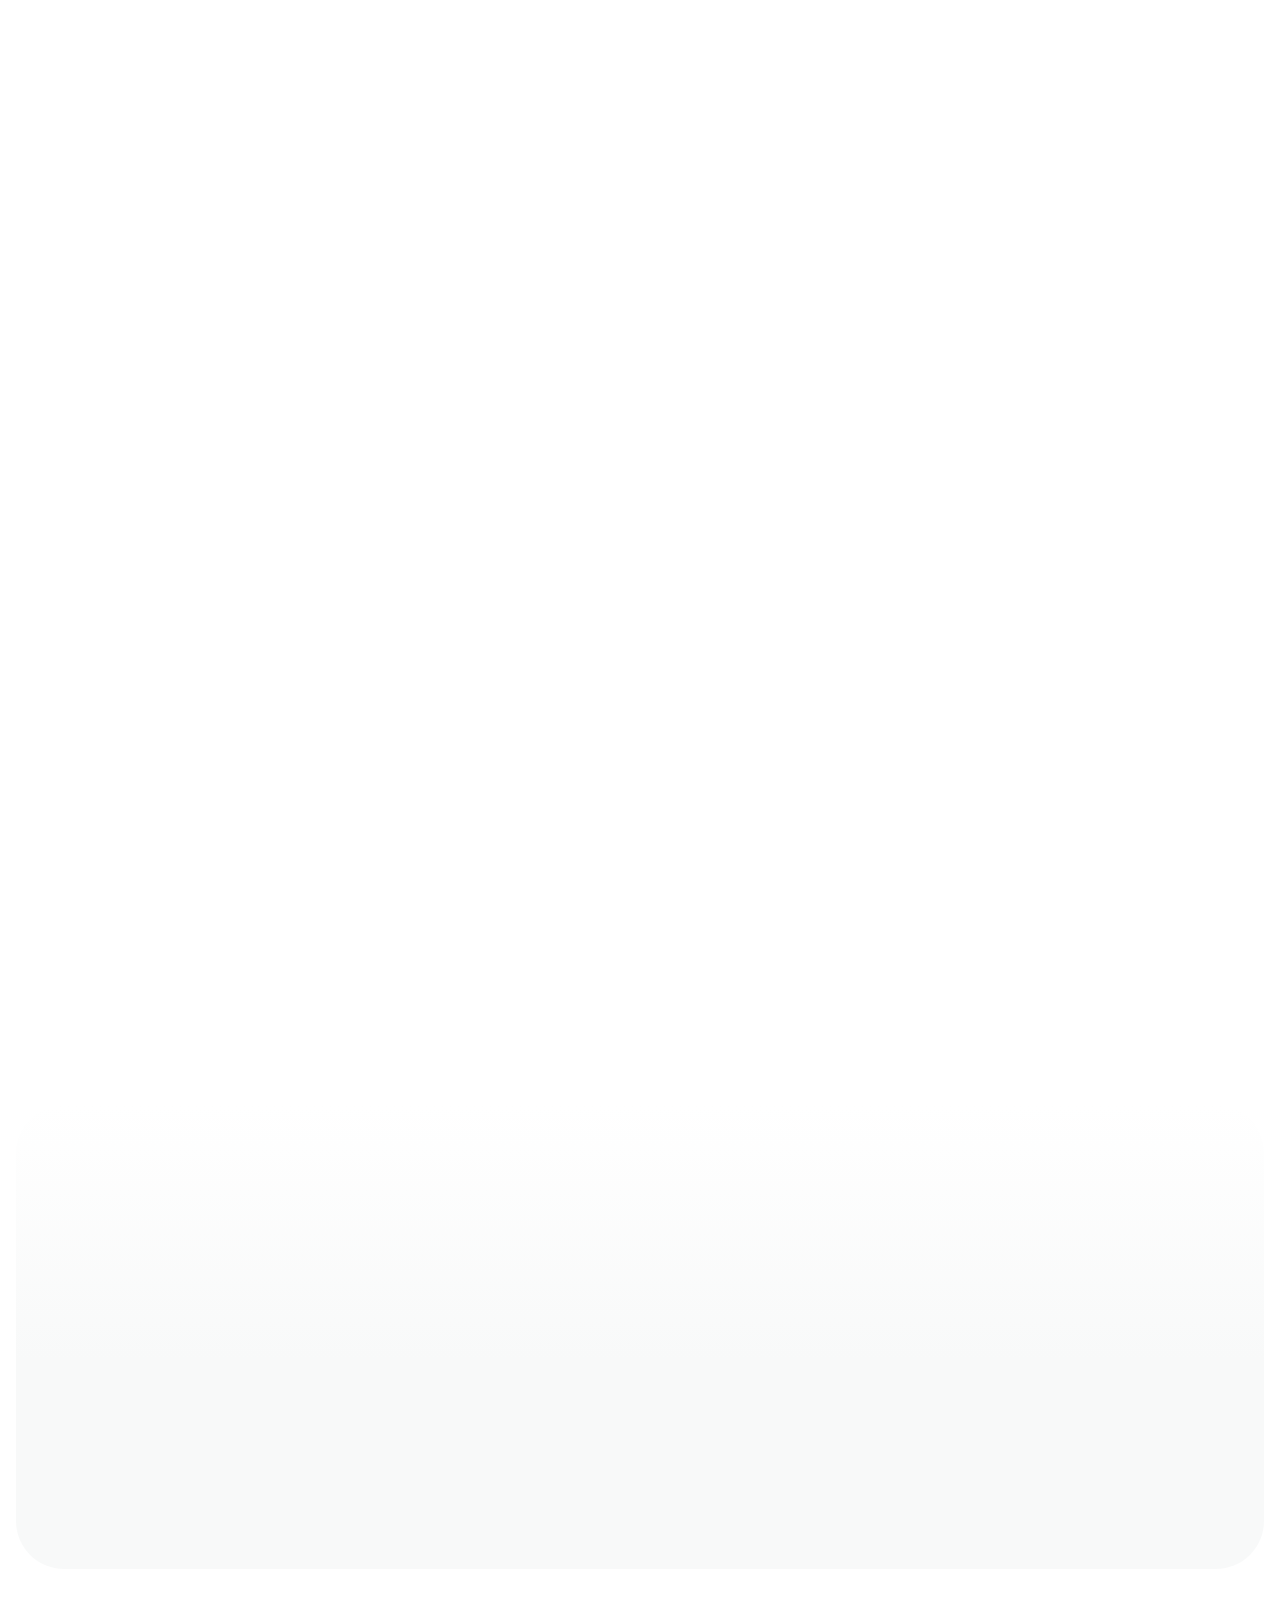
<file: case-merabajaj.html>
<!doctype html>
<html lang="en">
<head>
<meta charset="utf-8">
<meta name="viewport" content="width=device-width, initial-scale=1, viewport-fit=cover">
<link rel="icon" href="logo.svg" type="image/svg+xml">
<title>Mera Bajaj App · Noesis</title>
<link rel="preconnect" href="https://fonts.googleapis.com">
<link rel="preconnect" href="https://fonts.gstatic.com" crossorigin>
<link rel="stylesheet" href="https://fonts.googleapis.com/css2?family=Bricolage+Grotesque:opsz,wght@12..96,500;12..96,600;12..96,700&family=Inter:wght@400;500;600;700&display=swap">
<link rel="stylesheet" href="styles.css">
<link rel="stylesheet" href="case.css">
<link rel="stylesheet" href="noesis.css">
<link rel="stylesheet" href="soft.css">
</head>
<body>
<div class="wrap">
  <header class="topbar">
    <a class="wordmark" href="index.html"><svg class="logo" viewBox="0 0 64 64" aria-hidden="true"><rect width="64" height="64" rx="18"/><path d="M21 45V19l22 26"/><circle cx="43" cy="21" r="4"/></svg><span class="wm-name">Noesis</span></a>
    <nav class="topnav" aria-label="Site"><a href="index.html">Home</a><a href="index.html#work">Work</a><a href="index.html#services">Services</a><a href="index.html#team">Team</a><a class="nav-cta" href="index.html#contact">Start a project</a></nav>
  </header>

  <section class="cs-hero">
    <p class="label">Case study · Automotive · Bajaj 1 of 3</p>
    <h1>An owner app that puts the rider’s bike first</h1>
    <p class="sub">Mera Bajaj connects Pulsar owners to their bike: pairing, trips, navigation and service. Bajaj had a working prototype that felt dated. We redesigned it into the app that has now been live on the App Store and Google Play for about two years.</p>
    <dl class="meta">
      <div><dt>Client</dt><dd>Bajaj Auto, via PeepalDesign</dd></div>
      <div><dt>Timeline</dt><dd>Mar – Jun 2023</dd></div>
      <div><dt>Platform</dt><dd>iOS, Android · light and dark</dd></div>
    </dl>
    <div class="impact">
      <div><strong>4 tabs</strong><span>Home, Navigate, Trips and Services, in place of the prototype’s scattered screens</span></div>
      <div><strong>4 competitors</strong><span>torn down, including KTM, to find what riders were struggling with</span></div>
      <div><strong>~2 years live</strong><span>as Mera Bajaj on the App Store and Google Play</span></div>
    </div>
    <div class="hero-img"><img src="img/hero2-merabajaj.jpg" alt="Mera Bajaj app home screens showing a Bajaj Pulsar N160"></div>
  </section>

  <div class="cs-body">
    <nav class="toc" aria-label="On this page">
      <span class="label">On this page</span>
      <a href="#problem">The problem</a>
      <a href="#learned">What we learned</a>
      <a href="#stories">User stories and flows</a>
      <a href="#process">Process</a>
      <a href="#decisions">Key decisions</a>
      <a href="#direction">Visual directions</a>
      <a href="#solution">The solution</a>
      <a href="#impact">Validation and impact</a>
      <a href="#reflection">Reflection</a>
    </nav>

    <main class="cs-main">
      <section class="cs-sec" id="problem">
        <h2>The problem</h2>
        <div class="prose">
          <p><strong>Bajaj’s owner app worked as a prototype but didn’t feel like a premium motorcycle brand.</strong> It covered after-sales and riding: profile, vehicles, trips, service bookings and FAQs, but the screens were plain and the flows inconsistent.</p>
          <p>The brief was to turn it into a modern, polished app with smooth interactions and an upmarket feel, before it reached owners.</p>
        </div>
      </section>

      <section class="cs-sec" id="learned">
        <h2>What we learned</h2>
        <div class="insights">
          <div class="insight">
            <div><b>Bluetooth is where competitor apps fail.</b><p>In the teardown, pairing often failed, took too long or dropped, and trip data wasn’t recorded.</p></div>
            <span class="arrow" aria-hidden="true">→</span>
            <p class="impl">Put the bike and its connection status at the top of the home screen, one tap to connect.</p>
          </div>
          <div class="insight">
            <div><b>Feature-rich apps were hard to navigate.</b><p>Competitors had over-complicated navigation and too much data crammed into a few modules.</p></div>
            <span class="arrow" aria-hidden="true">→</span>
            <p class="impl">A small set of top-level destinations, each with one job.</p>
          </div>
          <div class="insight">
            <div><b>Errors and permissions left riders guessing.</b><p>Error messages weren’t informative, and some apps captured the wrong location.</p></div>
            <span class="arrow" aria-hidden="true">→</span>
            <p class="impl">Explain every permission in plain words before asking for it.</p>
          </div>
        </div>
      </section>

      <section class="cs-sec" id="stories">
        <h2>From user stories to task flows</h2>
        <div class="prose"><p>Research and app-store reviews became user stories for each persona. Each story then became a task flow with the fewest steps that still collected what Bajaj needed.</p></div>
        <div class="stories"><article class="story"><span class="who">Amit · first use</span><dl><dt>When</dt><dd>I use the app for the first time</dd><dt>I want to</dt><dd>add my vehicle details easily</dd><dt>So that</dt><dd>all the necessary information is entered only once</dd></dl></article><article class="story"><span class="who">Amit · linking the bike</span><dl><dt>When</dt><dd>I am ready for a ride</dd><dt>I want to</dt><dd>connect the app to my bike in a single step, the first time</dd><dt>So that</dt><dd>it pairs automatically whenever I ride</dd></dl></article><article class="story"><span class="who">Alok · linking the phone</span><dl><dt>When</dt><dd>I connect my phone to the app</dd><dt>I want to</dt><dd>link my phone to get accurate information and notifications</dd><dt>So that</dt><dd>I don’t have to check my phone while riding</dd></dl></article><article class="story"><span class="who">Amit · planning</span><dl><dt>When</dt><dd>I am ready for a trip</dd><dt>I want to</dt><dd>set my destination in the app</dd><dt>So that</dt><dd>the bike shows the route on its dashboard</dd></dl></article><article class="story"><span class="who">Amit · on the road</span><dl><dt>When</dt><dd>I am already on a trip</dd><dt>I want to</dt><dd>add or change my destination mid-trip</dd><dt>So that</dt><dd>I have flexibility while travelling</dd></dl></article><article class="story"><span class="who">Amit · servicing</span><dl><dt>When</dt><dd>there is a problem with my bike</dd><dt>I want to</dt><dd>see nearby service centres</dd><dt>So that</dt><dd>I can contact one or book an appointment</dd></dl></article></div>
        <figure>
          <div class="ia-wrap" tabindex="0" aria-label="Task flows, scroll sideways"><div class="ia"><div class="ia-col"><h4>Login / Sign up</h4><span>Email and password, or Google / Facebook</span><span>Enter OTP</span><span class="note">Notification: signed in</span></div><div class="ia-col"><h4>Add vehicle</h4><span>Mobile number</span><span>Registration number</span><span>VIN</span><span>Photo of RC</span></div><div class="ia-col"><h4>Switch / delete vehicle</h4><span>Vehicle list</span><span>Switch or delete</span></div><div class="ia-col"><h4>Connect Bluetooth</h4><span>Tap Bluetooth icon</span><span>Scan for vehicle</span><span>List of vehicles found</span><span>Select one</span><span class="note">Notification: registration completed</span></div><div class="ia-col"><h4>Trips / rides</h4><span>My trips list</span><span>Switch: My trips / All trips</span><span>Trip insights</span></div><div class="ia-col"><h4>Navigation</h4><span>Source</span><span>Destination</span><span>Guided route</span></div><div class="ia-col"><h4>Service coupons</h4><span>Coupons and status</span><span>Select coupon</span></div><div class="ia-col"><h4>Book a service</h4><span>Book service</span><span>Choose service centre</span><span>Date</span><span>Time</span><span>Comment (optional)</span><span class="note">Notification: appointment booked</span></div><div class="ia-col"><h4>Cancel a booking</h4><span>Booking status</span><span>Booking history</span><span>Cancel appointment</span><span>Choose a reason</span><span class="note">Confirm, then: cancelled</span></div><div class="ia-col"><h4>Profile</h4><span>View / edit profile</span><span>Incoming calls, DND and SMS</span><span class="note">Saved or discarded</span></div><div class="ia-col"><h4>Notifications</h4><span>Notification list</span><span>Delete</span></div><div class="ia-col"><h4>FAQ · Riding tips · App tour</h4><span>List</span><span>Detail in a collapsible</span></div><div class="ia-col"><h4>License and privacy</h4><span>View</span></div></div></div>
          <figcaption><b>Information architecture as task flows.</b> Thirteen jobs, each read top to bottom. Dashed steps are the confirmation the app sends at the end. Scroll sideways to see them all.</figcaption>
        </figure>
      </section>

      <section class="cs-sec" id="process">
        <h2>Process</h2>
        <h3 class="proc-h">Moodboards, the old prototype, competitors, wireframes and information architecture</h3>
            <div class="figs">
              <figure><div class="frame"><img src="img/mb-mood-a.jpg" alt="Moodboards and inspiration for the persona Alok" loading="lazy"></div><figcaption>Moodboards and app inspiration for Alok.</figcaption></figure>
              <figure><div class="frame"><img src="img/mb-mood-b.jpg" alt="Moodboards and inspiration for the persona Amit" loading="lazy"></div><figcaption>Moodboards and app inspiration for Amit.</figcaption></figure>
            </div>
            <figure><div class="frame"><img src="img/merabajaj-existing.jpg" alt="The existing Mera Bajaj prototype screens" loading="lazy"></div><figcaption>The prototype Bajaj provided.</figcaption></figure>
            <figure><div class="frame tall"><img src="img/merabajaj-competitors.jpg" alt="Competitor app teardown" loading="lazy"></div><figcaption>Competitor teardown, with the problems found in each app.</figcaption></figure>
            <div class="figs">
              
              <figure><div class="frame tall"><img src="img/merabajaj-lofi.jpg" alt="Low-fidelity wireframes" loading="lazy"></div><figcaption>Low-fidelity wireframes.</figcaption></figure>
            </div>
            <div class="figs">
              <figure><div class="frame"><img src="img/merabajaj-ia.jpg" alt="Information architecture diagram of the Mera Bajaj app" loading="lazy"></div><figcaption>Information architecture of the app.</figcaption></figure>
              <figure><div class="frame"><img src="img/merabajaj-modes.jpg" alt="Light mode and dark mode screen flows side by side" loading="lazy"></div><figcaption>Light and dark mode flows.</figcaption></figure>
            </div>
      </section>

      <section class="cs-sec" id="decisions">
        <h2>Key decisions</h2>
        <article class="decision">
          <span class="num">Decision 1</span>
          <h3>Four tabs, each with one job</h3>
          <dl>
                        <dt>Chose</dt><dd>A bottom bar with Home, Navigate, Trips and Services. Everything else, such as reminders, community, riding tips, FAQs and settings, sits in one secondary menu. An early version had a fifth tab for Music; it was cut to keep the bar to the four jobs riders named.</dd>
            <dt>Why</dt><dd>User research, personas, user stories and app-store reviews all pointed to the same few daily jobs: check the bike, plan a route, look back at a trip, book a service.</dd>
            <dt>Trade-off</dt><dd>Less-used features are one level deeper.</dd>
          </dl>
        </article>
        <article class="decision">
          <span class="num">Decision 2</span>
          <h3>The bike is the home screen</h3>
          <dl>
            <dt>Chose</dt><dd>Home opens on the owner’s bike: photo, model and registration, with a Bluetooth button on the card, followed by upcoming service and recent trips.</dd>
            <dt>Why</dt><dd>Connecting the bike is the first thing a rider does, and the step competitors handled worst. The user story was clear: connect “in a single step, the first time”, then pair automatically on every ride.</dd>
            <dt>Trade-off</dt><dd>Only one bike is on screen at a time. Owners with more than one switch by tapping the bike name at the top, marked with a down arrow. The connection screen lists every bike with its status and a “Connect Another Bike” button.</dd>
          </dl>
        </article>
        <article class="decision">
          <span class="num">Decision 3</span>
          <h3>Ask for permissions with a reason</h3>
          <dl>
            <dt>Chose</dt><dd>Each permission prompt says what it is for. For location: it shows where you are on the map and powers directions, nearby search and travel-time estimates.</dd>
            <dt>Why</dt><dd>Riders refuse permissions they don’t understand, and without location and Bluetooth the app can’t do its main job.</dd>
            <dt>Trade-off</dt><dd>More words on screen at the moment users want to get going.</dd>
          </dl>
        </article>
        <article class="decision">
          <span class="num">Decision 4</span>
          <h3>Design the failures, not just the happy path</h3>
          <dl>
            <dt>Chose</dt><dd>Bluetooth pairing, navigation and adding a vehicle each have a designed “connection failed” screen, alongside searching, found and connected states. The search screen also prevents the most common failure with one line: “Make sure your bike’s ignition is switched on”.</dd>
            <dt>Why</dt><dd>Competitor reviews were full of pairing that failed silently. Telling riders what went wrong, and what to do next, was as important as the success screen.</dd>
            <dt>Trade-off</dt><dd>More screens to design and hand off for every flow.</dd>
          </dl>
        </article>
      </section>

      <section class="cs-sec" id="direction">
        <h2>Four visual directions, one brand</h2>
        <div class="prose"><p><strong>We explored widely before settling.</strong> Each persona got a moodboard, and from those we built four visual routes, Solid, Dark, Glassmorphic and Gradient, each tried on the same home screen. Bajaj’s brand rules then set the final palette: Bajaj blue, in light and dark.</p></div>
        <div class="figs">
          <figure>
            <div class="frame"><img src="img/mb-dir-solid-dark.jpg" alt="Solid and Dark visual directions with their palettes" loading="lazy"></div>
            <figcaption><b>Solid and Dark.</b> Warm neutrals with a calm blue, and a dark route with an orange accent.</figcaption>
          </figure>
          <figure>
            <div class="frame"><img src="img/mb-dir-glass-gradient.jpg" alt="Glassmorphic and Gradient visual directions with their palettes" loading="lazy"></div>
            <figcaption><b>Glassmorphic and Gradient.</b> Translucent purple layers, and a lighter lavender gradient.</figcaption>
          </figure>
          <figure>
            <div class="frame"><img src="img/mb-home-variants-a.jpg" alt="Home screen tried in solid, light and dark orange styles" loading="lazy"></div>
            <figcaption>The same home screen in the Solid and Dark routes.</figcaption>
          </figure>
          <figure>
            <div class="frame"><img src="img/mb-home-variants-b.jpg" alt="Home screen tried in glassmorphic and gradient styles" loading="lazy"></div>
            <figcaption>The same home screen in the Glassmorphic and Gradient routes.</figcaption>
          </figure>
        </div>
        <figure>
          <div class="frame tall"><img src="img/mb-iterations.jpg" alt="Rows of home screen iterations moving from the explored routes to the final Bajaj blue" loading="lazy"></div>
          <figcaption><b>Iterations.</b> Rows of home-screen rounds, moving from the four routes toward the final Bajaj blue and a full-width bike. Scroll inside the frame.</figcaption>
        </figure>
      </section>

      <section class="cs-sec" id="solution">
        <h2>The solution</h2>
        <div class="phones">
          <figure><div class="frame"><img src="img/mb-home-light.jpg" alt="Home screen in light mode with the Pulsar N160, reminders and the four-tab bar" loading="lazy"></div><figcaption><b>Bike-first home.</b> The bike, its registration and a Bluetooth button fill the top. Tapping the name, marked with a down arrow, switches or adds bikes.</figcaption></figure>
          <figure><div class="frame"><img src="img/mb-home-dark.jpg" alt="Home screen in dark mode" loading="lazy"></div><figcaption><b>Dark mode.</b> The same layout and component library on a deep navy ground.</figcaption></figure>
          <figure><div class="frame"><img src="img/mb-bike-details.jpg" alt="Bike details with VIN, registration number and model" loading="lazy"></div><figcaption><b>Bike details.</b> The VIN field has a scan button, so riders don’t type a 17-character number.</figcaption></figure>
        </div>
        <h3 style="font-size:20px">Pairing, including when it fails</h3>
        <div class="phones four">
          <figure><div class="frame"><img src="img/mb-bt-found.jpg" alt="Connecting Bike: my bikes and bikes found" loading="lazy"></div><figcaption><b>1. Scan.</b> Your bikes on top, nearby bikes below.</figcaption></figure>
          <figure><div class="frame"><img src="img/mb-bt-success.jpg" alt="Bajaj Dominar connected successfully" loading="lazy"></div><figcaption><b>2. Connected.</b> A plain confirmation naming the bike.</figcaption></figure>
          <figure><div class="frame"><img src="img/mb-bt-multi.jpg" alt="Two bikes with connected and disconnected status, and Connect Another Bike" loading="lazy"></div><figcaption><b>3. More bikes.</b> Each shows its status; adding another is one button.</figcaption></figure>
          <figure><div class="frame"><img src="img/mb-bt-failed.jpg" alt="Connection Failed screen with a Back button" loading="lazy"></div><figcaption><b>Failure.</b> A clear message and one way out, instead of silence.</figcaption></figure>
        </div>
        <div class="phones">
          <figure><div class="frame"><img src="img/mb-directions.jpg" alt="Turn-by-turn direction list with time, distance and arrival" loading="lazy"></div><figcaption><b>Navigate.</b> Next turn on top; time, distance and arrival at the bottom with End Trip.</figcaption></figure>
          <figure><div class="frame"><img src="img/mb-trips.jpg" alt="My Trips cards with photos and distance" loading="lazy"></div><figcaption><b>Trips.</b> Each ride becomes a card with a photo the rider can add.</figcaption></figure>
          <figure><div class="frame"><img src="img/mb-workshop.jpg" alt="Select Workshop list sorted by distance" loading="lazy"></div><figcaption><b>Book a service.</b> Nearby workshops with distance first, and a map toggle.</figcaption></figure>
        </div>
        <h3 style="font-size:20px">From wireframe to final</h3>
        <div class="pairs">
          <figure><div class="pair"><div><span class="label">Wireframe</span><img src="img/mb-wf-home.jpg" alt="Wireframe: home screen" loading="lazy"></div><div><span class="label">Final</span><img src="img/mb-home-light.jpg" alt="Final: home screen" loading="lazy"></div></div><figcaption><b>Home.</b> A small bike card with carousel arrows became a full-width bike with a name switcher, so the rider’s own bike leads the screen.</figcaption></figure>
          <figure><div class="pair"><div><span class="label">Wireframe</span><img src="img/mb-wf-workshop.jpg" alt="Wireframe: select workshop" loading="lazy"></div><div><span class="label">Final</span><img src="img/mb-workshop.jpg" alt="Final: select workshop" loading="lazy"></div></div><figcaption><b>Workshops.</b> The early tab bar had five tabs including Music; the final has four. The final list adds a nearby count and a map toggle, and leads with distance.</figcaption></figure>
          <figure><div class="pair"><div><span class="label">Wireframe</span><img src="img/mb-wf-trips.jpg" alt="Wireframe: trips" loading="lazy"></div><div><span class="label">Final</span><img src="img/mb-trips.jpg" alt="Final: trips" loading="lazy"></div></div><figcaption><b>Trips.</b> A plain list of rides became photo cards, so past trips feel like memories, not records.</figcaption></figure>
        </div>
        <h3 style="font-size:20px">Style guide and components</h3>
        <div class="figs">
          <figure>
            <div class="frame tall"><img src="img/mb-styleguide.jpg" alt="Bajaj Connect style guide: colour styles and typography styles" loading="lazy"></div>
            <figcaption><b>Style guide.</b> Named colour styles for light and dark, plus status colours, and a type scale from display to button text. Scroll inside the frame to see it all.</figcaption>
          </figure>
          <figure>
            <div class="frame"><img src="img/merabajaj-components.jpg" alt="Component library: headers, tab bar, bike cards, trip cards, buttons and permission dialogs" loading="lazy"></div>
            <figcaption><b>Component library.</b> Tab bar, bike and trip cards, buttons and permission dialogs, each in light and dark, built on the style guide.</figcaption>
          </figure>
        </div>
      </section>

      <section class="cs-sec" id="impact">
        <h2>Validation and impact</h2>
        <ul class="results">
          <li><strong>Live for about two years</strong> as Mera Bajaj on the App Store and Google Play, for Pulsar owners.</li>
          <li>Delivered hi-fi designs in light and dark themes, a style guide and a component library for development.</li>
          <li>Bajaj ran no formal usability testing on the design.</li>
          <li>Followed by the <a href="case-chetak.html">Chetak EV display</a>, and later Bajaj’s 5” TFT cluster, whose menu system now ships on the Pulsar N160 SS.</li>
        </ul>
      </section>

      <section class="cs-sec" id="reflection">
        <h2>Reflection</h2>
        <div class="prose">
          <p><strong>We would push the UI further.</strong> Bajaj’s brand rules limited how far the visual design could go, and we worked within them. Next time we would make a stronger case for a more distinctive UI inside those rules.</p>
        </div>
      </section>
    </main>
  </div>

  <nav class="next" aria-label="Next case study">
    <a href="index.html#work">← All case studies</a>
    <a class="btn" href="case-chetak.html">Next: Chetak EV display <span class="arr">→</span></a>
  </nav>
  <section class="connect" aria-labelledby="connect-h">
    <p class="label">Have a project like this?</p>
    <h2 id="connect-h">Let’s talk.</h2>
    <div class="connect-btns"><a class="btn solid" href="mailto:mazhar.shaikh91@outlook.in?subject=Project%20enquiry%20for%20Noesis">Email us</a><a class="btn" href="index.html#work">See more work</a></div>
    <p class="mail">mazhar.shaikh91@outlook.in · +91 97692 11554</p>
  </section>

</div>
<script src="ui.js" defer></script>
<script src="fx.js" defer></script>
</body>
</html>
</file>
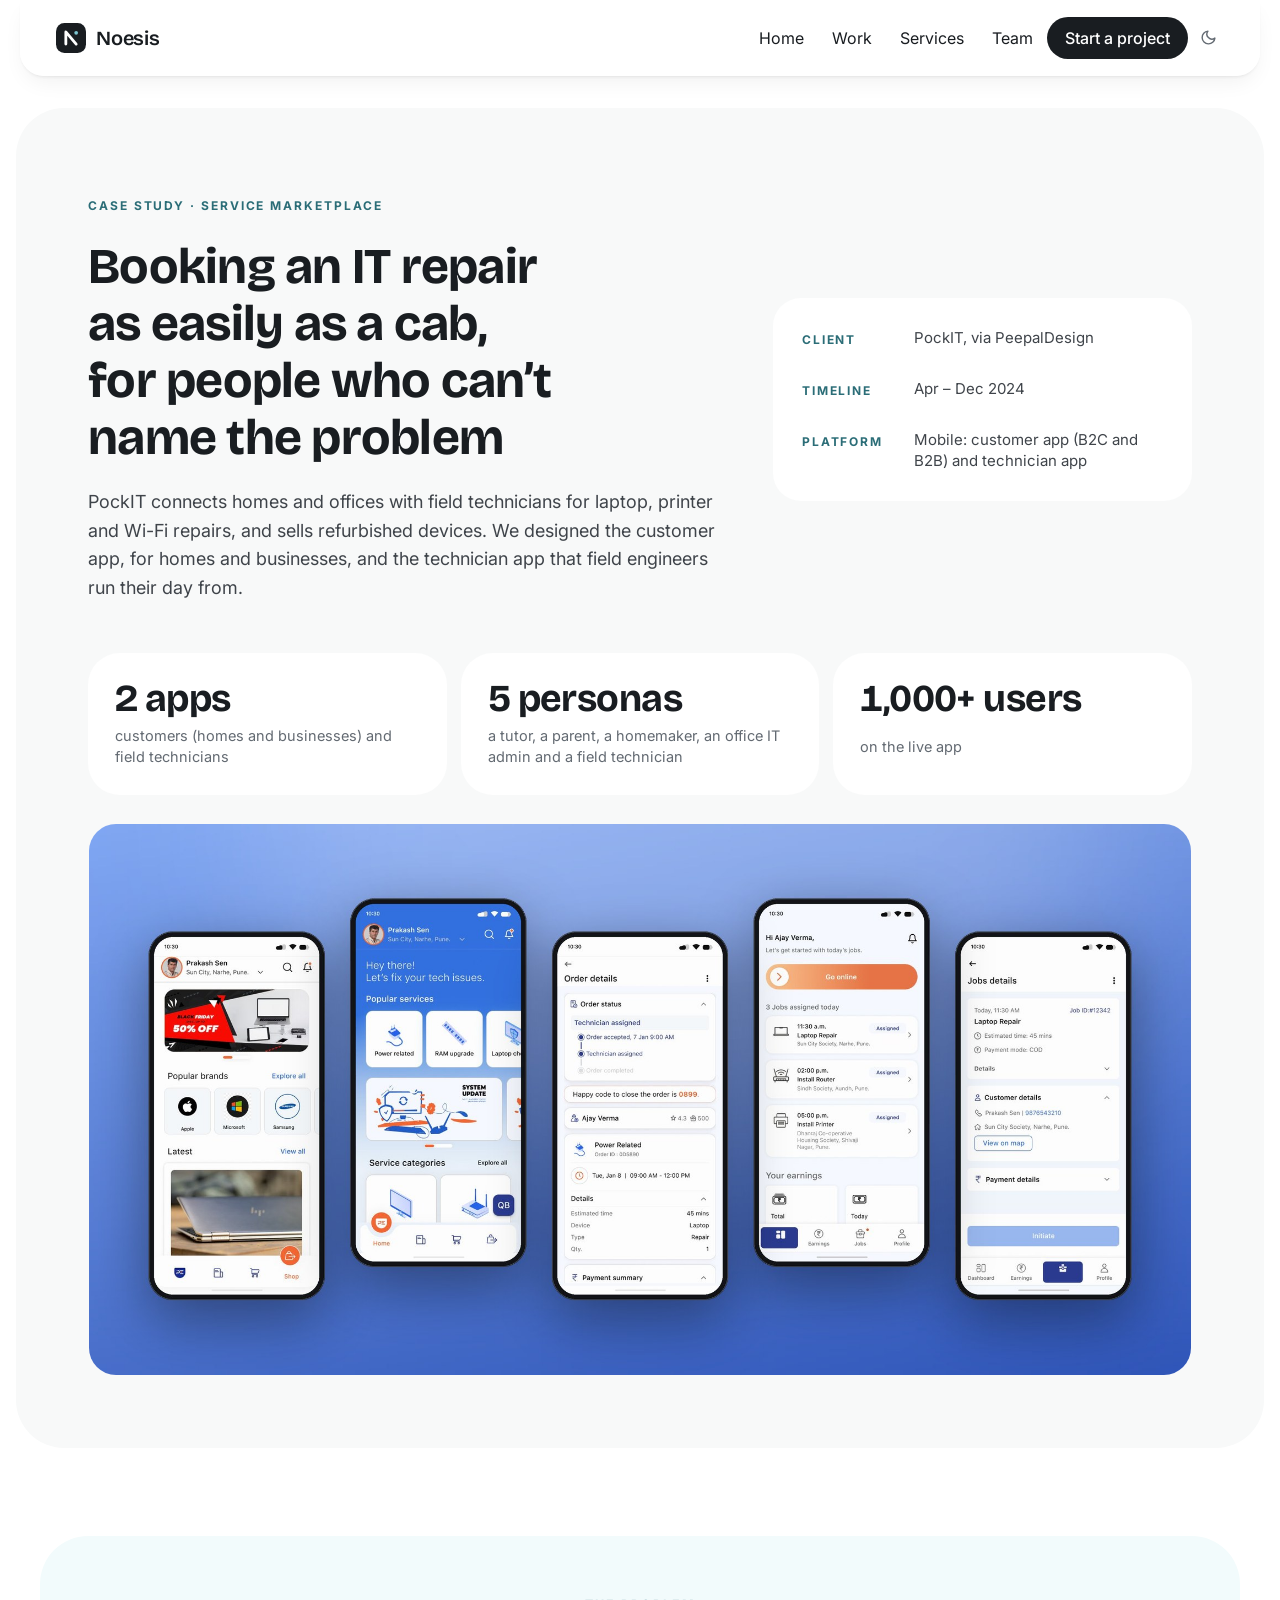
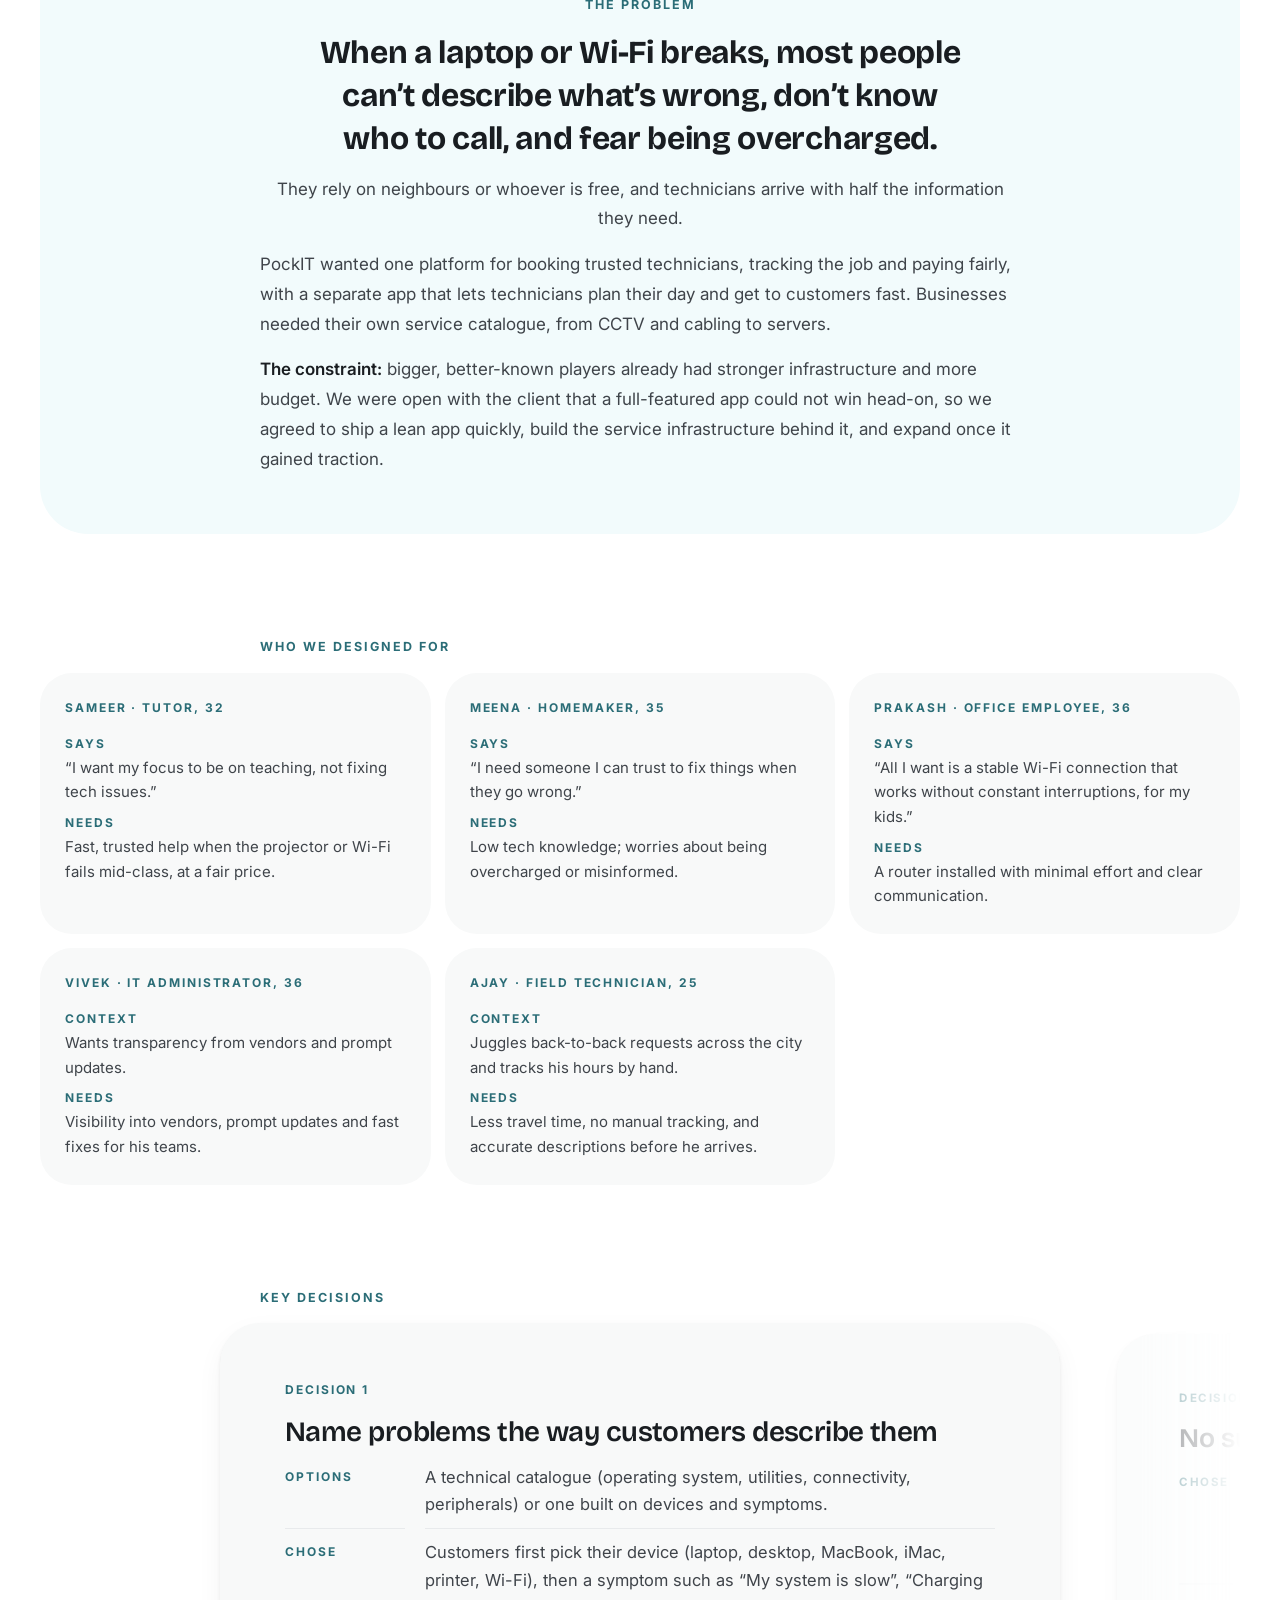
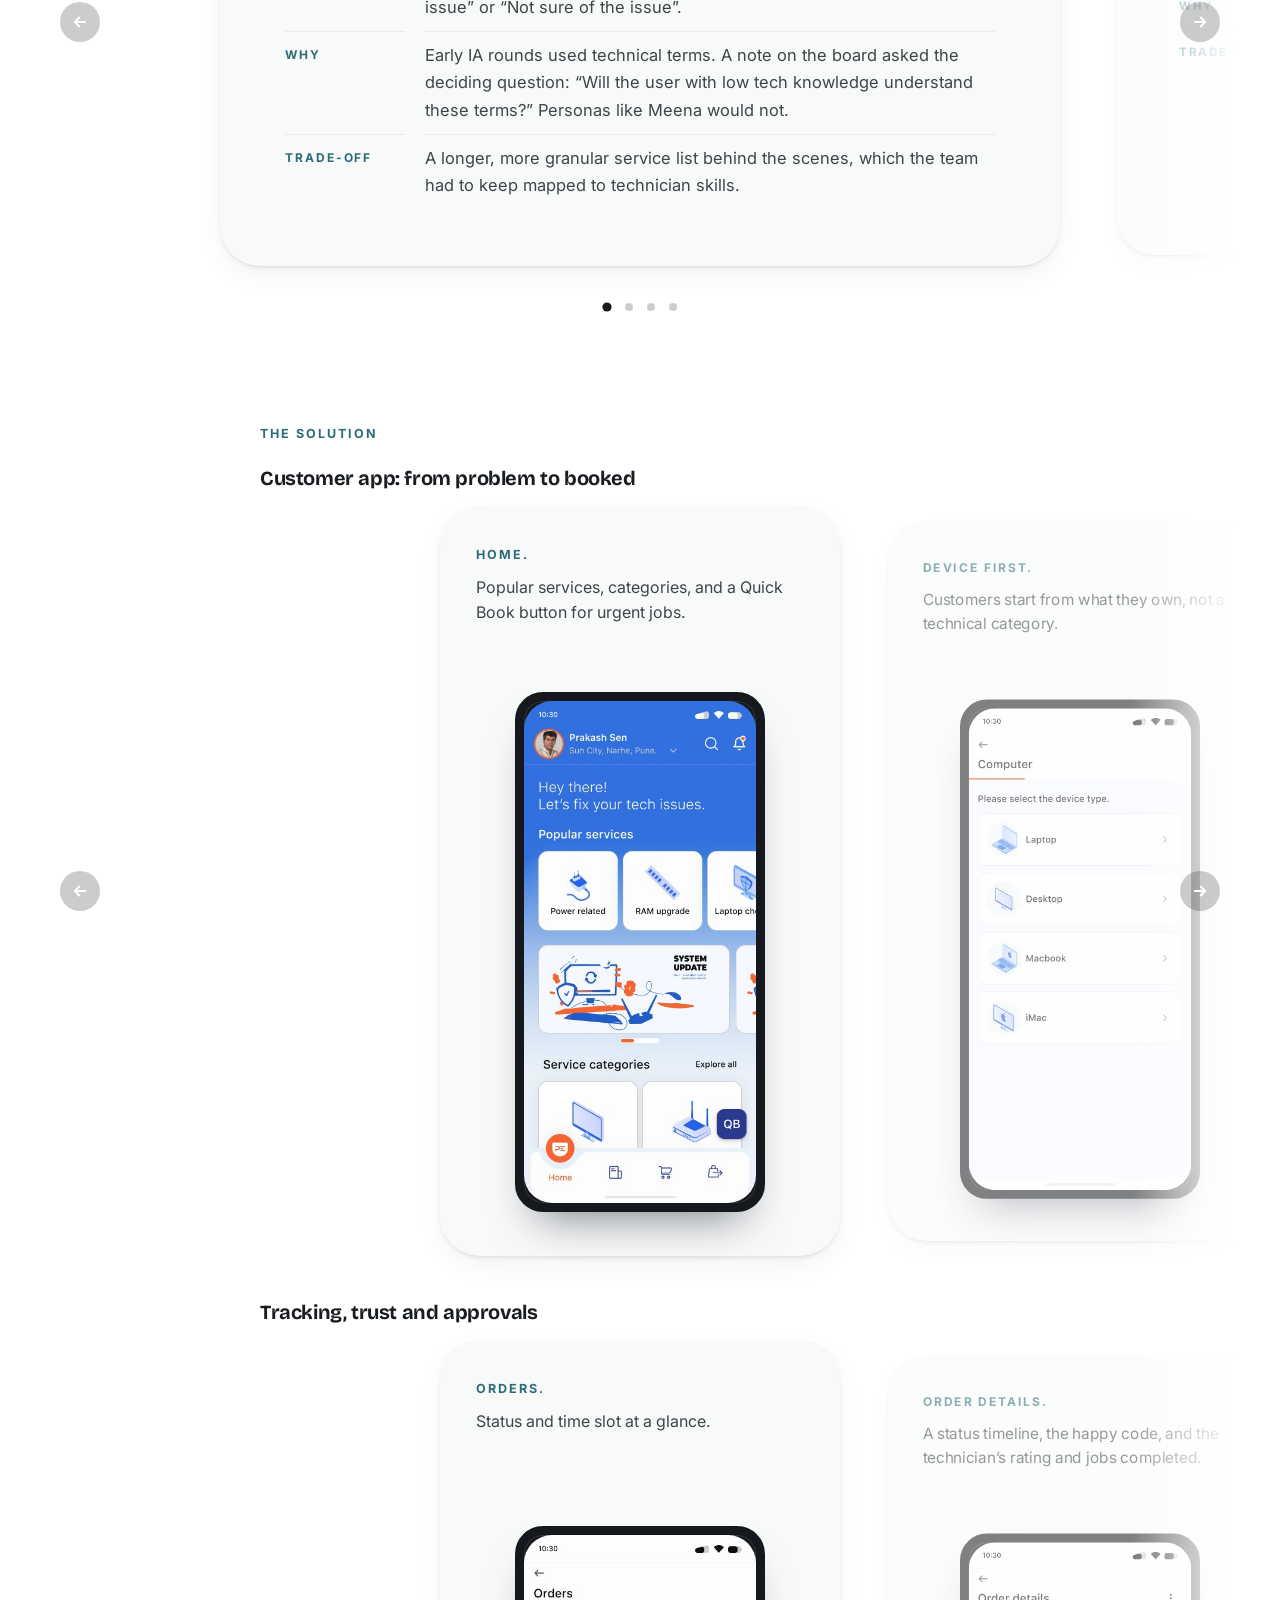
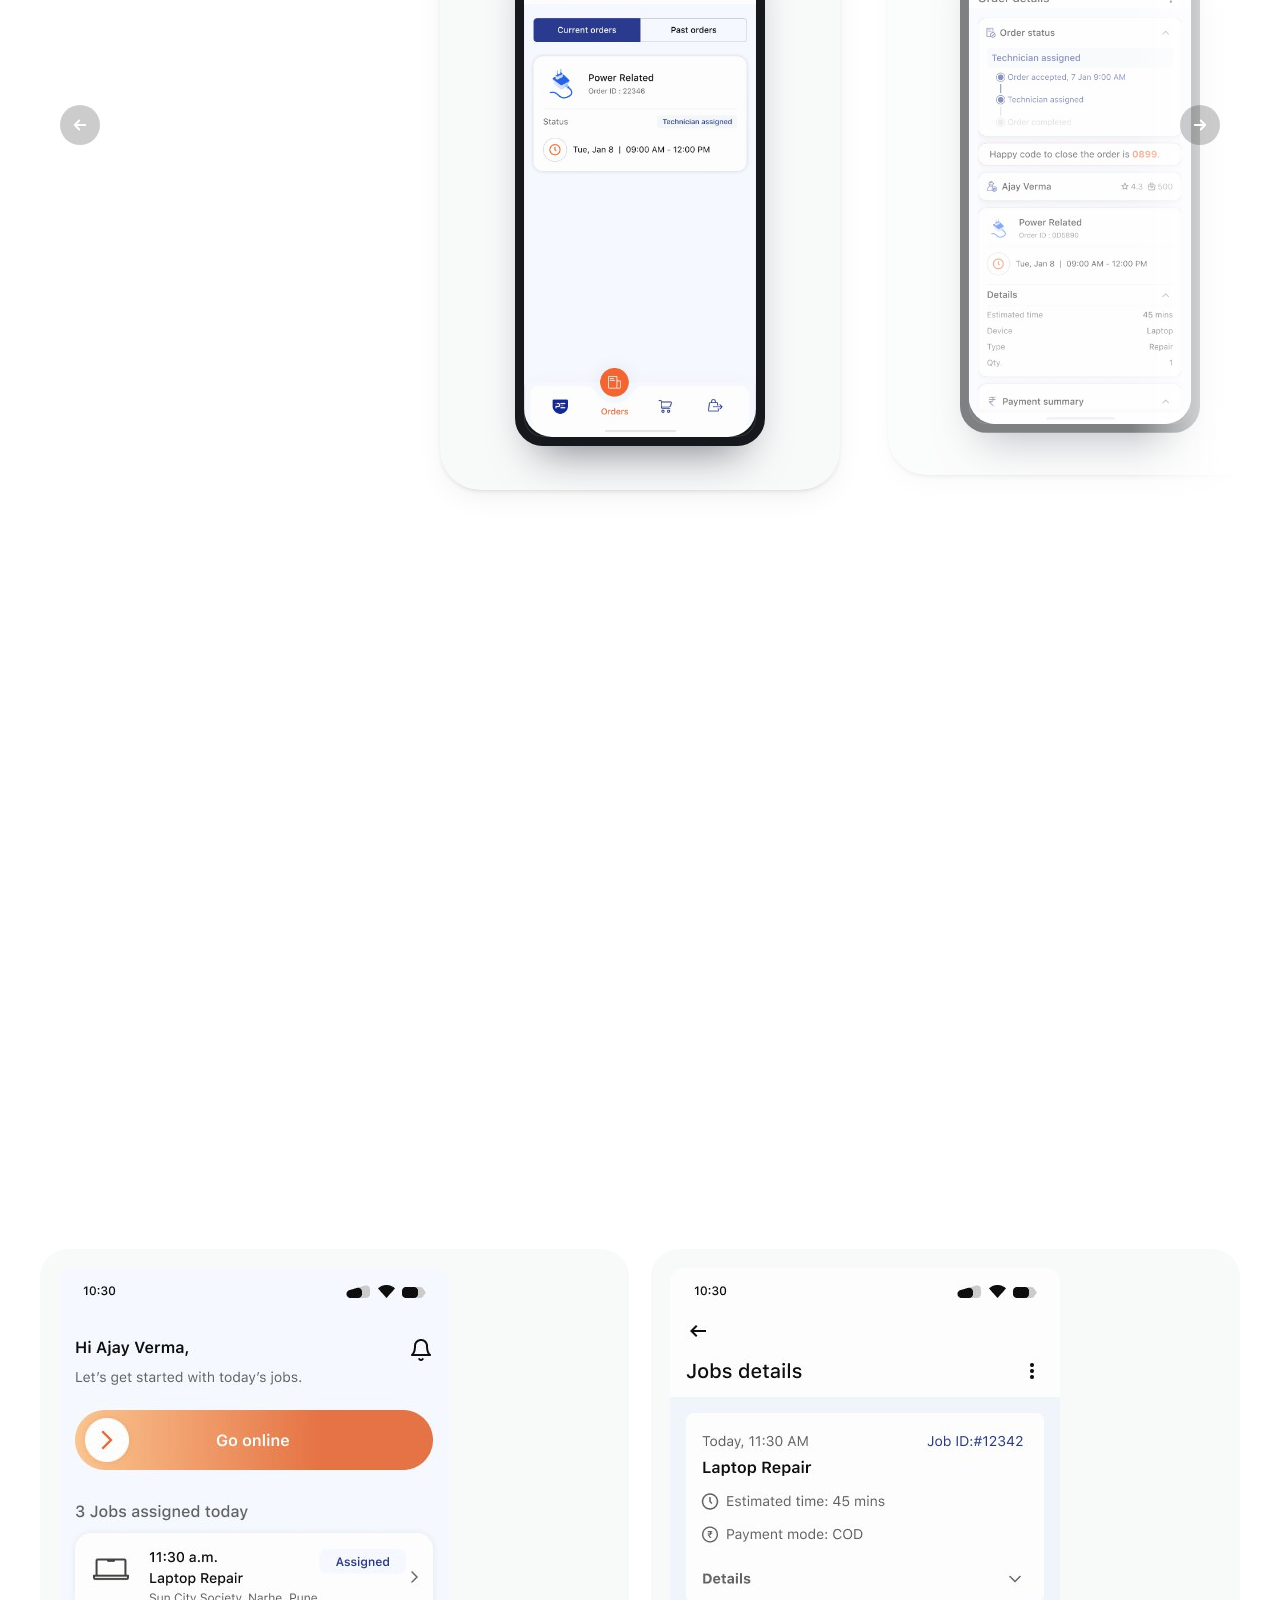
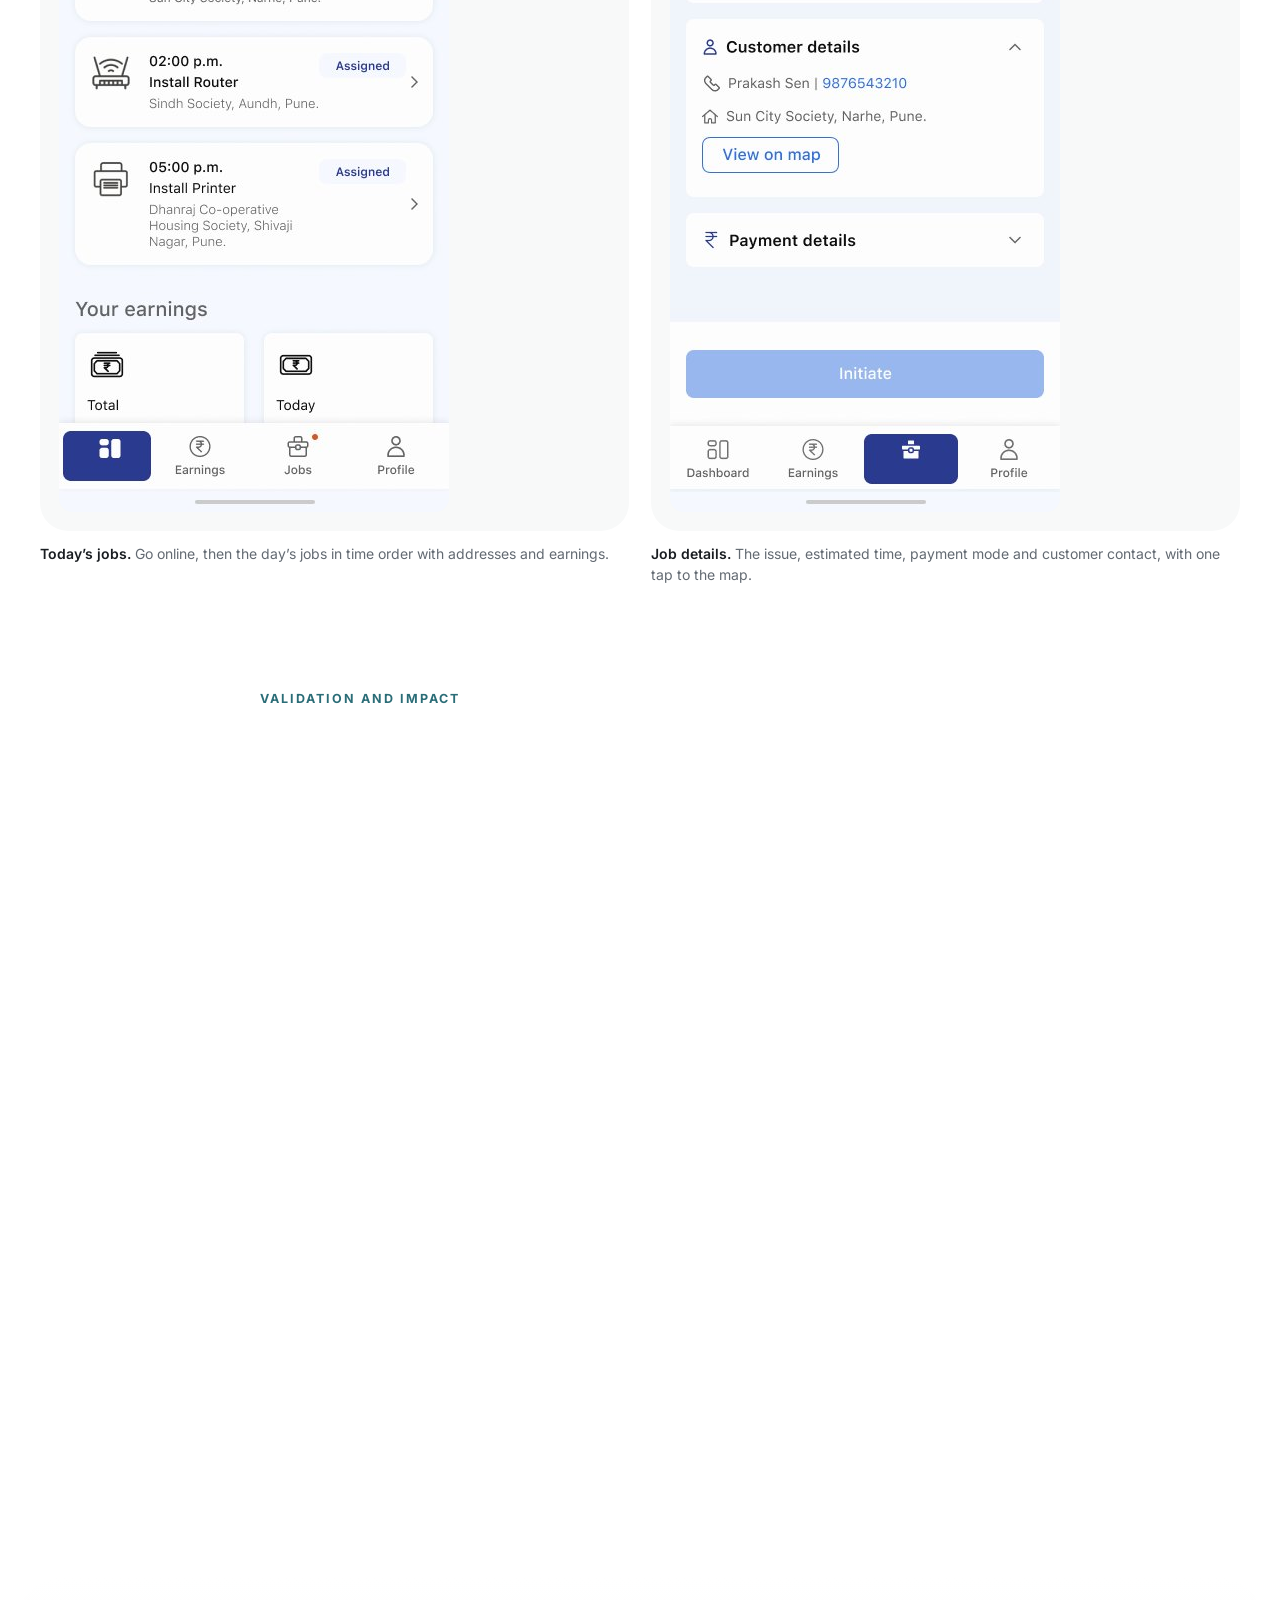
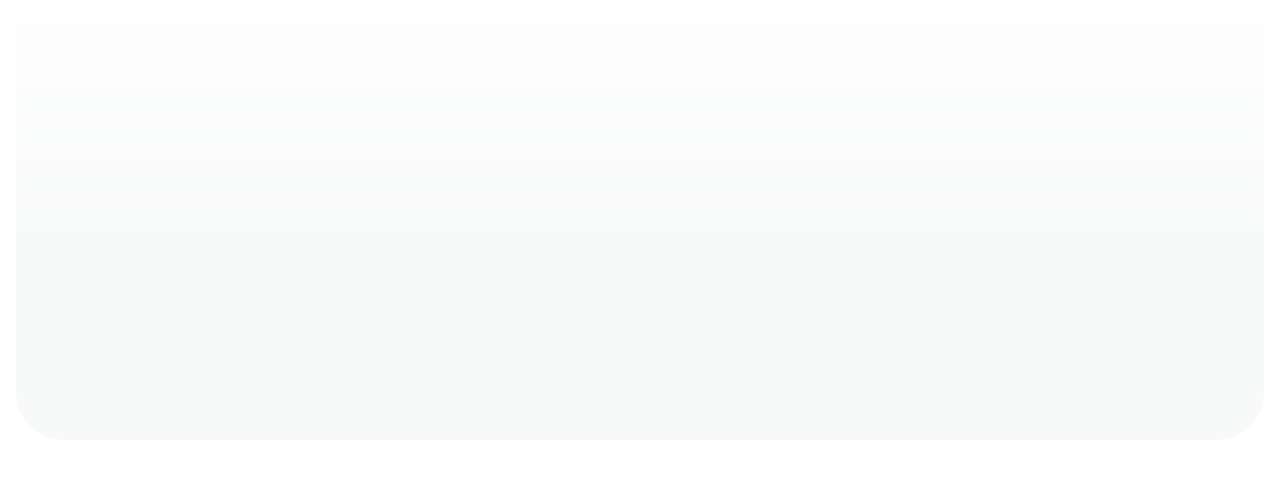
<file: case-pockit.html>
<!doctype html>
<html lang="en">
<head>
<meta charset="utf-8">
<meta name="viewport" content="width=device-width, initial-scale=1, viewport-fit=cover">
<link rel="icon" href="logo.svg" type="image/svg+xml">
<title>PockIT · Noesis</title>
<link rel="preconnect" href="https://fonts.googleapis.com">
<link rel="preconnect" href="https://fonts.gstatic.com" crossorigin>
<link rel="stylesheet" href="https://fonts.googleapis.com/css2?family=Bricolage+Grotesque:opsz,wght@12..96,500;12..96,600;12..96,700&family=Inter:wght@400;500;600;700&display=swap">
<link rel="stylesheet" href="styles.css">
<link rel="stylesheet" href="case.css">
<link rel="stylesheet" href="noesis.css">
<link rel="stylesheet" href="soft.css">
</head>
<body>
<div class="wrap">
  <header class="topbar">
    <a class="wordmark" href="index.html"><svg class="logo" viewBox="0 0 64 64" aria-hidden="true"><rect width="64" height="64" rx="18"/><path d="M21 45V19l22 26"/><circle cx="43" cy="21" r="4"/></svg><span class="wm-name">Noesis</span></a>
    <nav class="topnav" aria-label="Site"><a href="index.html">Home</a><a href="index.html#work">Work</a><a href="index.html#services">Services</a><a href="index.html#team">Team</a><a class="nav-cta" href="index.html#contact">Start a project</a></nav>
  </header>

  <section class="cs-hero">
    <p class="label">Case study · Service marketplace</p>
    <h1>Booking an IT repair as easily as a cab, for people who can’t name the problem</h1>
    <p class="sub">PockIT connects homes and offices with field technicians for laptop, printer and Wi-Fi repairs, and sells refurbished devices. We designed the customer app, for homes and businesses, and the technician app that field engineers run their day from.</p>
    <dl class="meta">
      <div><dt>Client</dt><dd>PockIT, via PeepalDesign</dd></div>
      <div><dt>Timeline</dt><dd>Apr – Dec 2024</dd></div>
      <div><dt>Platform</dt><dd>Mobile: customer app (B2C and B2B) and technician app</dd></div>
    </dl>
    <div class="impact">
      <div><strong>2 apps</strong><span>customers (homes and businesses) and field technicians</span></div>
      <div><strong>5 personas</strong><span>a tutor, a parent, a homemaker, an office IT admin and a field technician</span></div>
      <div><strong>1,000+ users</strong><span>on the live app</span></div>
    </div>
    <div class="hero-img"><img src="img/hero2-pockit.jpg" alt="PockIT customer home, order details with happy code, and technician dashboard"></div>
  </section>

  <div class="cs-body">
    <nav class="toc" aria-label="On this page">
      <span class="label">On this page</span>
      <a href="#problem">The problem</a>
      <a href="#learned">Who we designed for</a>
      <a href="#decisions">Key decisions</a>
      <a href="#solution">The solution</a>
      <a href="#impact">Validation and impact</a>
      <a href="#reflection">Reflection</a>
    </nav>

    <main class="cs-main">
      <section class="cs-sec" id="problem">
        <h2>The problem</h2>
        <div class="prose">
          <p><strong>When a laptop or Wi-Fi breaks, most people can’t describe what’s wrong, don’t know who to call, and fear being overcharged.</strong> They rely on neighbours or whoever is free, and technicians arrive with half the information they need.</p>
          <p>PockIT wanted one platform for booking trusted technicians, tracking the job and paying fairly, with a separate app that lets technicians plan their day and get to customers fast. Businesses needed their own service catalogue, from CCTV and cabling to servers.</p>
          <p><strong>The constraint:</strong> bigger, better-known players already had stronger infrastructure and more budget. We were open with the client that a full-featured app could not win head-on, so we agreed to ship a lean app quickly, build the service infrastructure behind it, and expand once it gained traction.</p>
        </div>
      </section>

      <section class="cs-sec" id="learned">
        <h2>Who we designed for</h2>
        <div class="stories">
          <article class="story"><span class="who">Sameer · tutor, 32</span><dl><dt>Says</dt><dd>“I want my focus to be on teaching, not fixing tech issues.”</dd><dt>Needs</dt><dd>Fast, trusted help when the projector or Wi-Fi fails mid-class, at a fair price.</dd></dl></article>
          <article class="story"><span class="who">Meena · homemaker, 35</span><dl><dt>Says</dt><dd>“I need someone I can trust to fix things when they go wrong.”</dd><dt>Needs</dt><dd>Low tech knowledge; worries about being overcharged or misinformed.</dd></dl></article>
          <article class="story"><span class="who">Prakash · office employee, 36</span><dl><dt>Says</dt><dd>“All I want is a stable Wi-Fi connection that works without constant interruptions, for my kids.”</dd><dt>Needs</dt><dd>A router installed with minimal effort and clear communication.</dd></dl></article>
          <article class="story"><span class="who">Vivek · IT administrator, 36</span><dl><dt>Context</dt><dd>Wants transparency from vendors and prompt updates.</dd><dt>Needs</dt><dd>Visibility into vendors, prompt updates and fast fixes for his teams.</dd></dl></article>
          <article class="story"><span class="who">Ajay · field technician, 25</span><dl><dt>Context</dt><dd>Juggles back-to-back requests across the city and tracks his hours by hand.</dd><dt>Needs</dt><dd>Less travel time, no manual tracking, and accurate descriptions before he arrives.</dd></dl></article>
        </div>
      </section>

      <section class="cs-sec" id="decisions">
        <h2>Key decisions</h2>
        <article class="decision">
          <span class="num">Decision 1</span>
          <h3>Name problems the way customers describe them</h3>
          <dl>
            <dt>Options</dt><dd>A technical catalogue (operating system, utilities, connectivity, peripherals) or one built on devices and symptoms.</dd>
            <dt>Chose</dt><dd>Customers first pick their device (laptop, desktop, MacBook, iMac, printer, Wi-Fi), then a symptom such as “My system is slow”, “Charging issue” or “Not sure of the issue”.</dd>
            <dt>Why</dt><dd>Early IA rounds used technical terms. A note on the board asked the deciding question: “Will the user with low tech knowledge understand these terms?” Personas like Meena would not.</dd>
            <dt>Trade-off</dt><dd>A longer, more granular service list behind the scenes, which the team had to keep mapped to technician skills.</dd>
          </dl>
        </article>
        <article class="decision">
          <span class="num">Decision 2</span>
          <h3>No surprise charges</h3>
          <dl>
            <dt>Chose</dt><dd>The full price breakdown (base price, tax, express service, visit fee) appears before payment. If a technician needs a new part, the customer gets a notification with the part and price, and approves or denies it in the app.</dd>
            <dt>Why</dt><dd>Fear of being overcharged came up in almost every home persona.</dd>
            <dt>Trade-off</dt><dd>An extra approval step mid-job, which can hold the technician up until the customer responds.</dd>
          </dl>
        </article>
        <article class="decision">
          <span class="num">Decision 3</span>
          <h3>A happy code to close every job</h3>
          <dl>
            <dt>Chose</dt><dd>Each order shows a four-digit happy code. The technician can only close the job when the customer shares it, so work is never marked done without the customer agreeing. The assigned technician’s name, rating and jobs completed are shown too.</dd>
            <dt>Why</dt><dd>Trust was the core problem. The customer, not the technician, decides when the job is finished.</dd>
            <dt>Trade-off</dt><dd>One more step at the end of every visit.</dd>
          </dl>
        </article>
        <article class="decision">
          <span class="num">Decision 4</span>
          <h3>A technician app built around the day’s route</h3>
          <dl>
            <dt>Chose</dt><dd>Technicians go online with one swipe and see today’s jobs with time, type and address. Each job shows the customer’s issue, contact, payment mode and a “View on map” link, and customers can upload photos of the problem when they book.</dd>
            <dt>Why</dt><dd>Ajay’s pain points were travel time, manual tracking and vague descriptions that waste time on site.</dd>
            <dt>Trade-off</dt><dd>Customers are asked for more detail while booking.</dd>
          </dl>
        </article>
      </section>

      <section class="cs-sec" id="solution">
        <h2>The solution</h2>
        <h3 style="font-size:20px">Customer app: from problem to booked</h3>
        <div class="phones">
          <figure><div class="frame"><img src="img/pk-home.jpg" alt="Customer home with popular services, offers and service categories" loading="lazy"></div><figcaption><b>Home.</b> Popular services, categories, and a Quick Book button for urgent jobs.</figcaption></figure>
          <figure><div class="frame"><img src="img/pk-device.jpg" alt="Select device type: laptop, desktop, MacBook, iMac" loading="lazy"></div><figcaption><b>Device first.</b> Customers start from what they own, not a technical category.</figcaption></figure>
          <figure><div class="frame"><img src="img/pk-order-overview.jpg" alt="Order overview with price breakdown and Proceed to pay" loading="lazy"></div><figcaption><b>Price up front.</b> Every charge is listed before payment.</figcaption></figure>
        </div>
        <h3 style="font-size:20px">Tracking, trust and approvals</h3>
        <div class="phones">
          <figure><div class="frame"><img src="img/pk-orders.jpg" alt="Current orders with status and time slot" loading="lazy"></div><figcaption><b>Orders.</b> Status and time slot at a glance.</figcaption></figure>
          <figure><div class="frame"><img src="img/pk-order-details.jpg" alt="Order details with status timeline, happy code and technician" loading="lazy"></div><figcaption><b>Order details.</b> A status timeline, the happy code, and the technician’s rating and jobs completed.</figcaption></figure>
          <figure><div class="frame"><img src="img/pk-shop.jpg" alt="Refurbished device shop with brands and latest products" loading="lazy"></div><figcaption><b>Refurbished shop.</b> Browse refurbished laptops by brand inside the same app.</figcaption></figure>
        </div>
        <figure>
          <div class="frame"><img src="img/pk-part-approval.jpg" alt="Part approval flow: notification, part details with approve or deny, confirmation and updated order" loading="lazy"></div>
          <figcaption><b>Part approval flow.</b> The customer is notified, sees the part and price, approves or denies it (with a confirmation before declining), and the order updates with the approved part.</figcaption>
        </figure>
        <h3 style="font-size:20px">Technician app</h3>
        <div class="figs">
          <figure><div class="frame"><img src="img/pk-tech-home.jpg" alt="Technician dashboard with Go online and today's jobs" loading="lazy"></div><figcaption><b>Today’s jobs.</b> Go online, then the day’s jobs in time order with addresses and earnings.</figcaption></figure>
          <figure><div class="frame"><img src="img/pk-tech-job.jpg" alt="Job details with customer details and View on map" loading="lazy"></div><figcaption><b>Job details.</b> The issue, estimated time, payment mode and customer contact, with one tap to the map.</figcaption></figure>
        </div>
      </section>

      <section class="cs-sec" id="impact">
        <h2>Validation and impact</h2>
        <ul class="results">
          <li><strong>Live, with 1,000+ users</strong> on the customer app.</li>
          <li>Shipped as a deliberately lean first version, so the client could set up technicians and operations before investing in more features.</li>
        </ul>
      </section>

      <section class="cs-sec" id="reflection">
        <h2>Reflection</h2>
        <div class="prose"><p><strong>The design wasn’t the hardest problem; the market was.</strong> From our research, we told the client early why a full-scale app would struggle against better-funded, better-branded competitors with stronger infrastructure. Saying that openly let us agree on a smaller, faster first release instead of a feature race we couldn’t afford. We learned that scoping to the budget and the business is part of the design job, and that a product only earns its full version once the basics work.</p></div>
      </section>
    </main>
  </div>

  <nav class="next" aria-label="Next case study">
    <a href="index.html#work">← All case studies</a>
    <a class="btn" href="case-hmi.html">Next: Bajaj TFT cluster <span class="arr">→</span></a>
  </nav>
  <section class="connect" aria-labelledby="connect-h">
    <p class="label">Have a project like this?</p>
    <h2 id="connect-h">Let’s talk.</h2>
    <div class="connect-btns"><a class="btn solid" href="mailto:mazhar.shaikh91@outlook.in?subject=Project%20enquiry%20for%20Noesis">Email us</a><a class="btn" href="index.html#work">See more work</a></div>
    <p class="mail">mazhar.shaikh91@outlook.in · +91 97692 11554</p>
  </section>

</div>
<script src="ui.js" defer></script>
<script src="fx.js" defer></script>
</body>
</html>
</file>
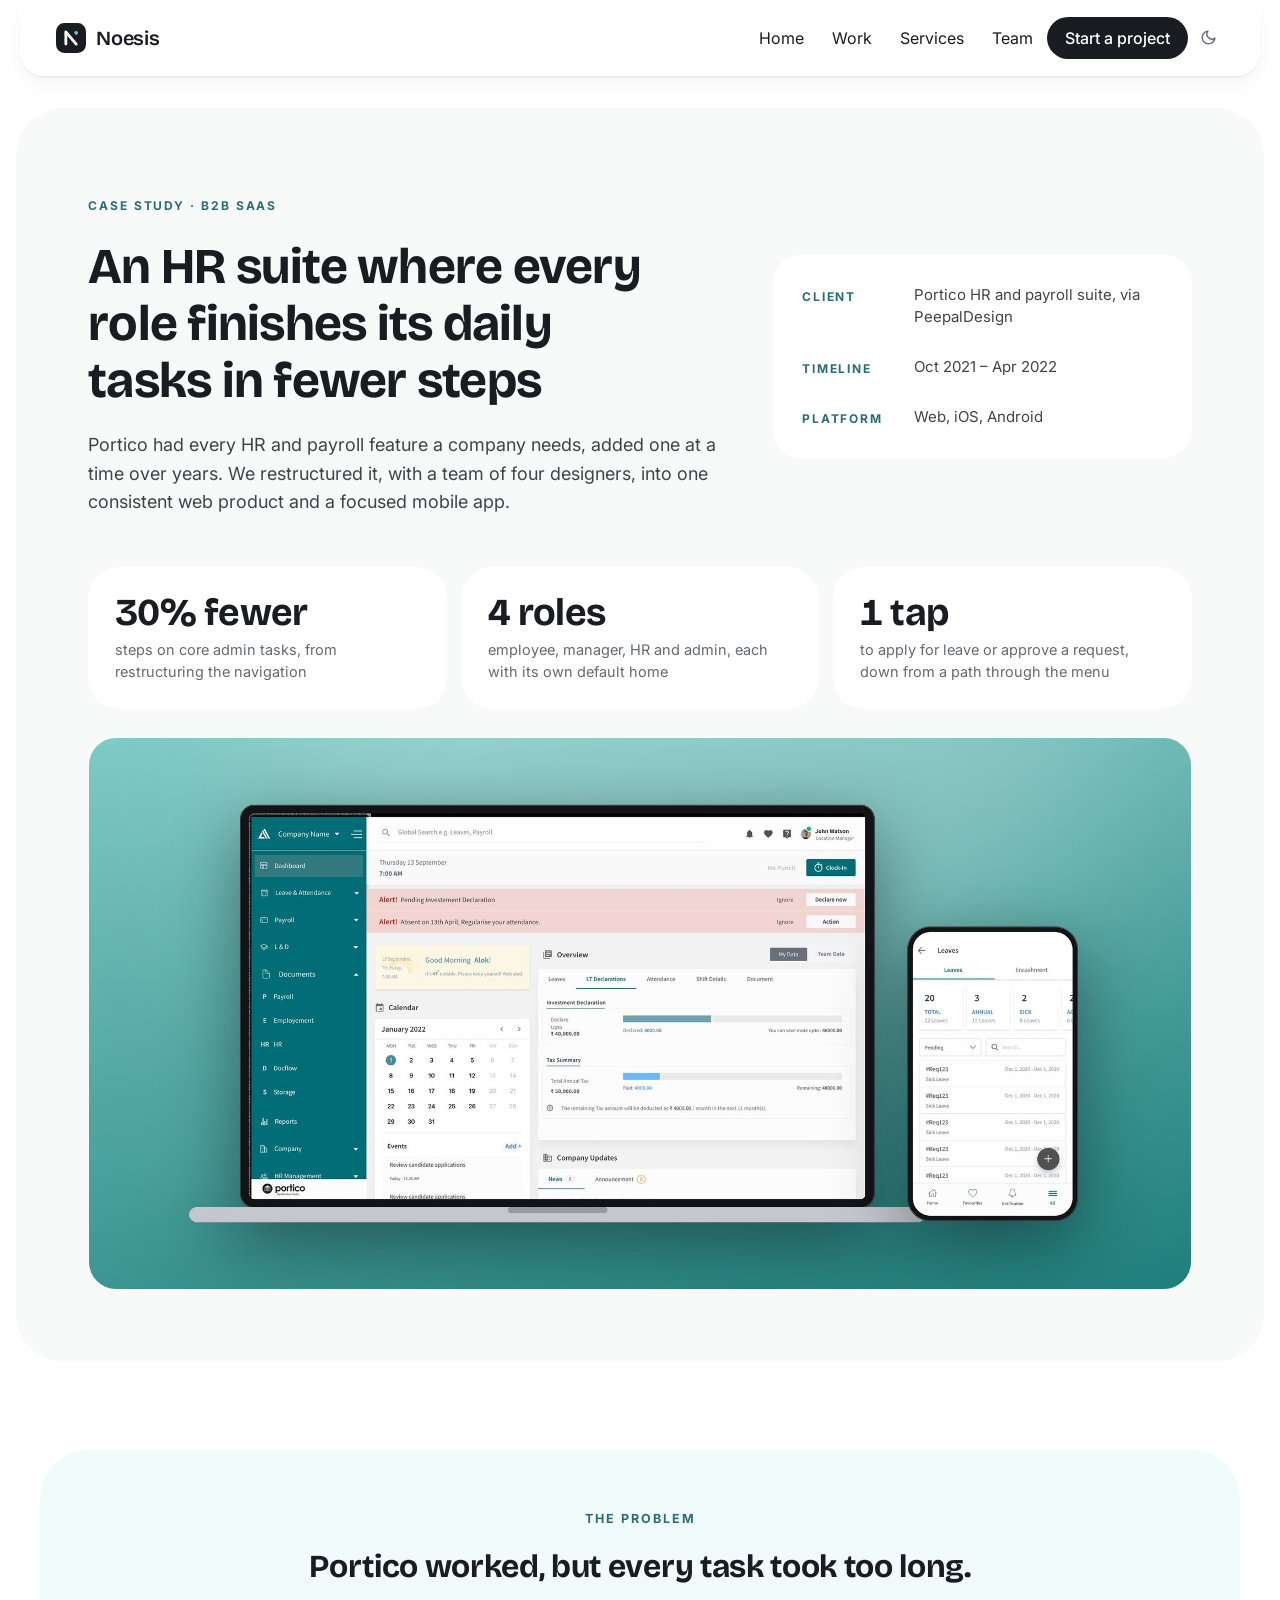
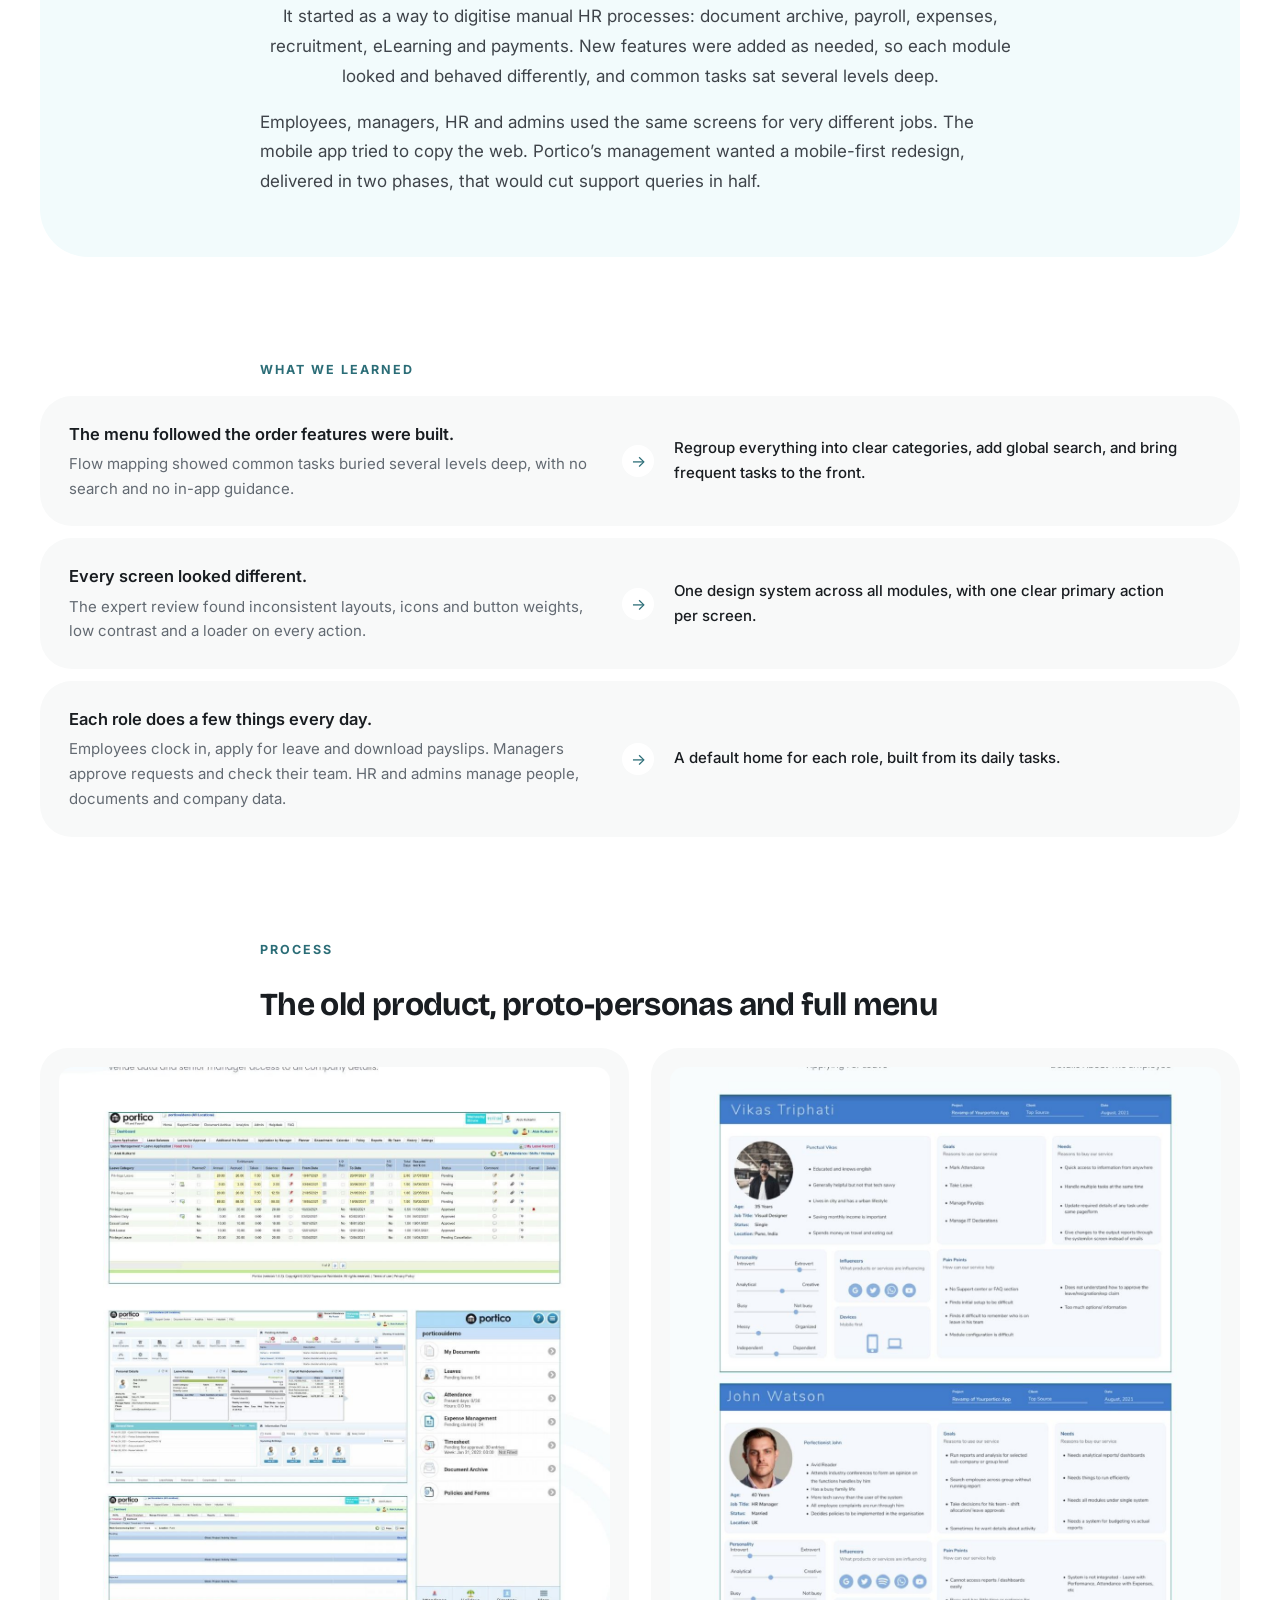
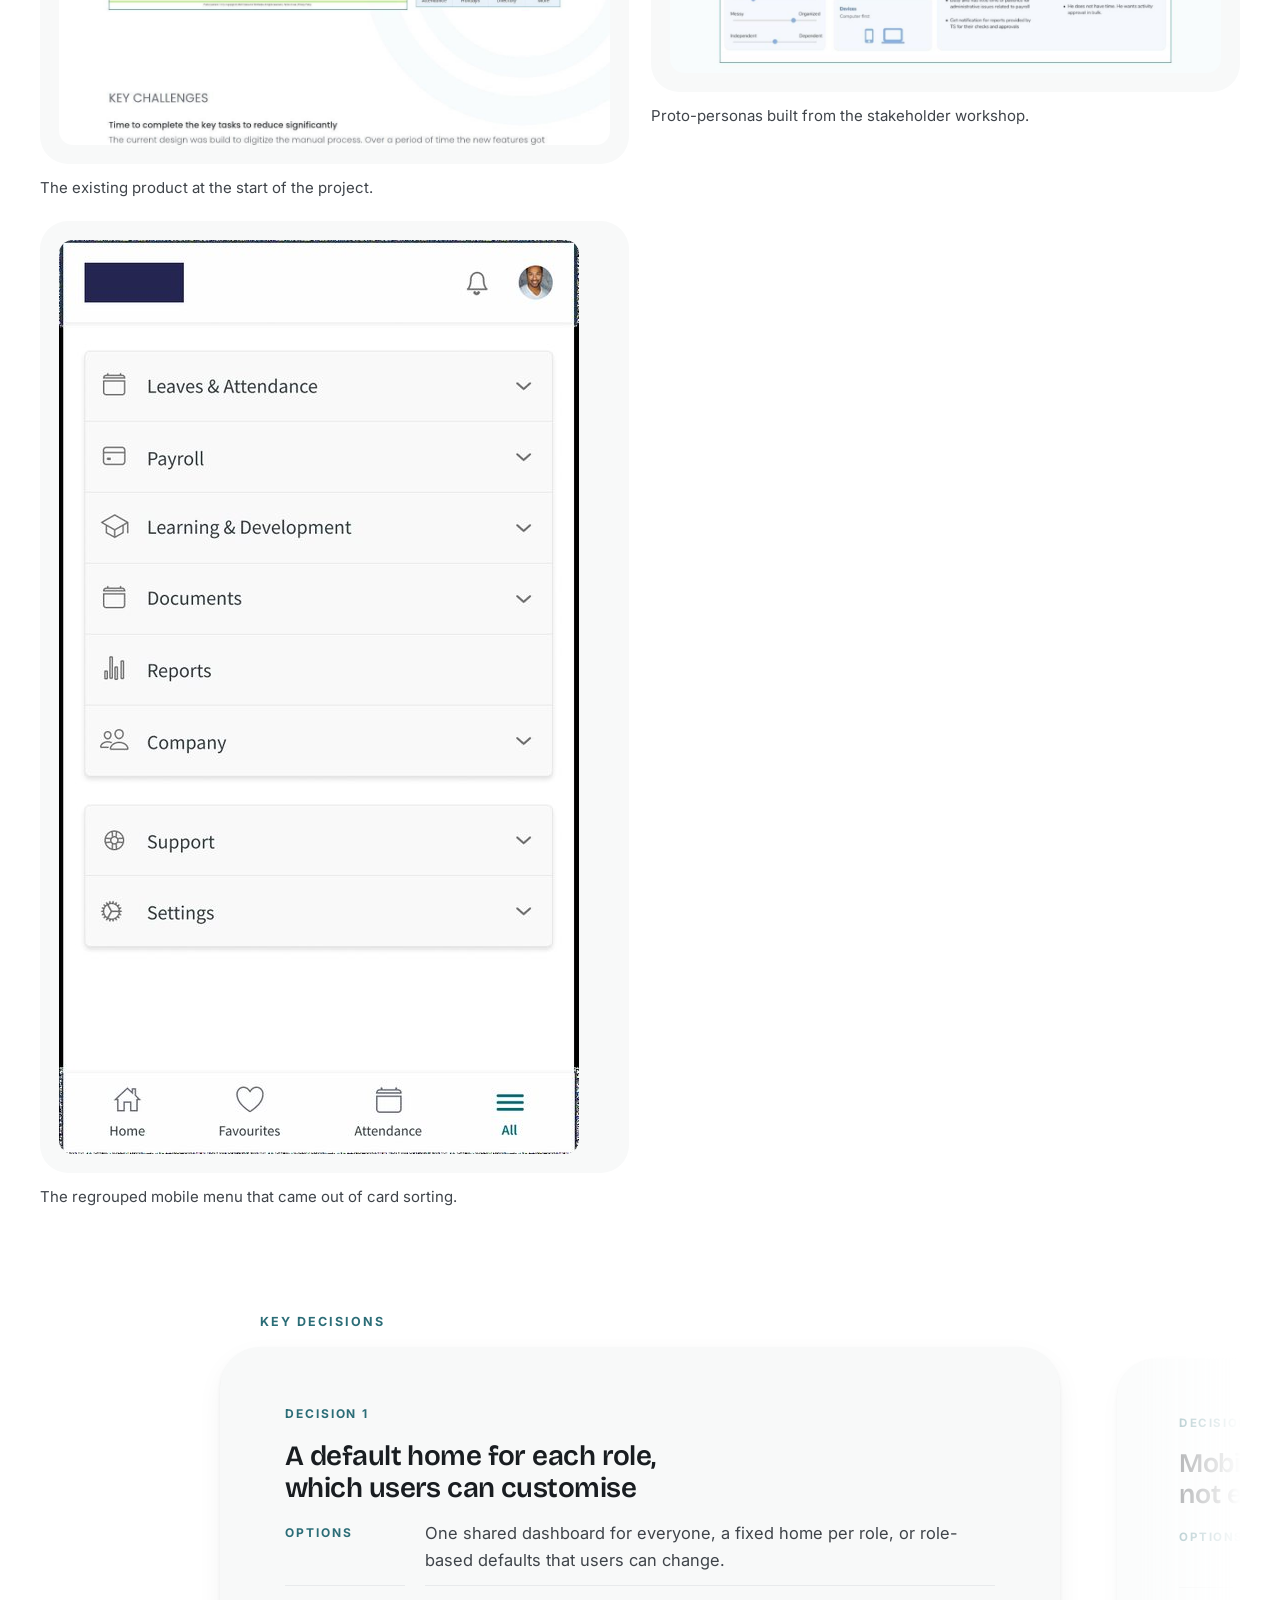
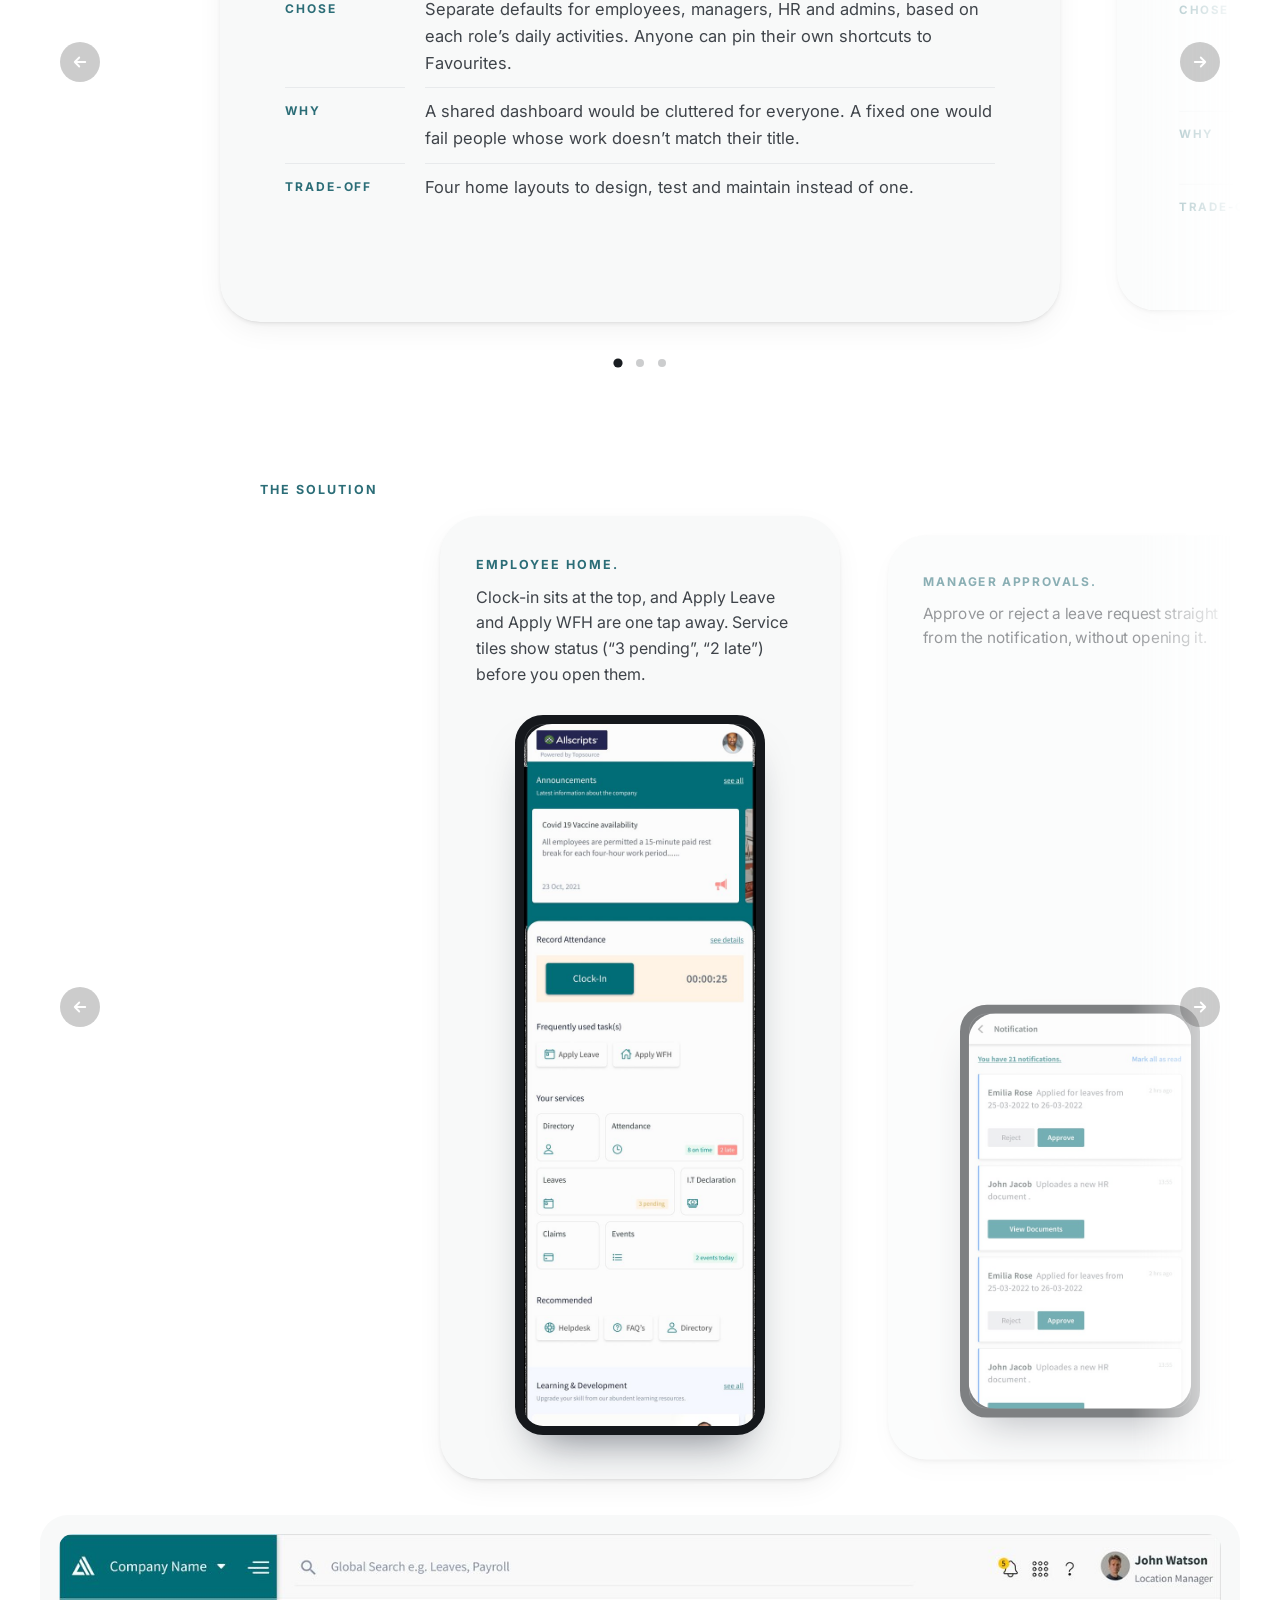
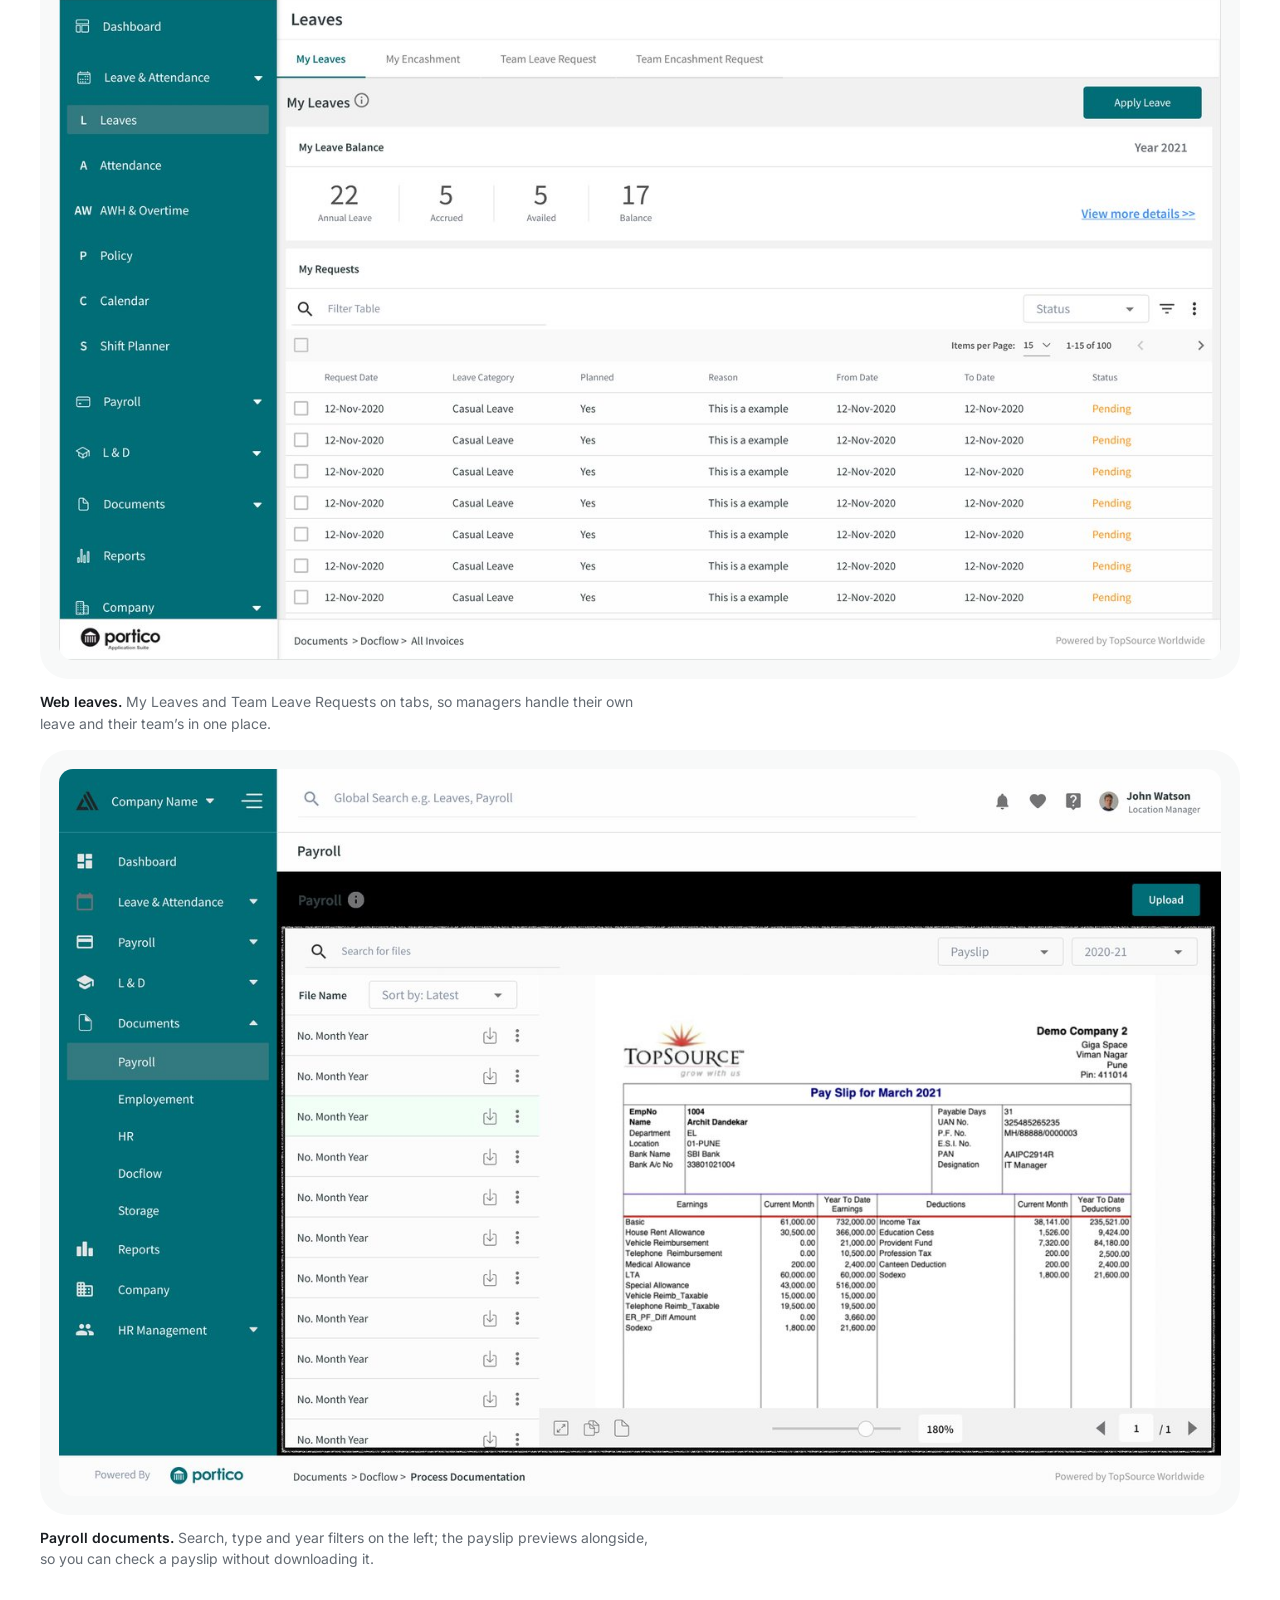
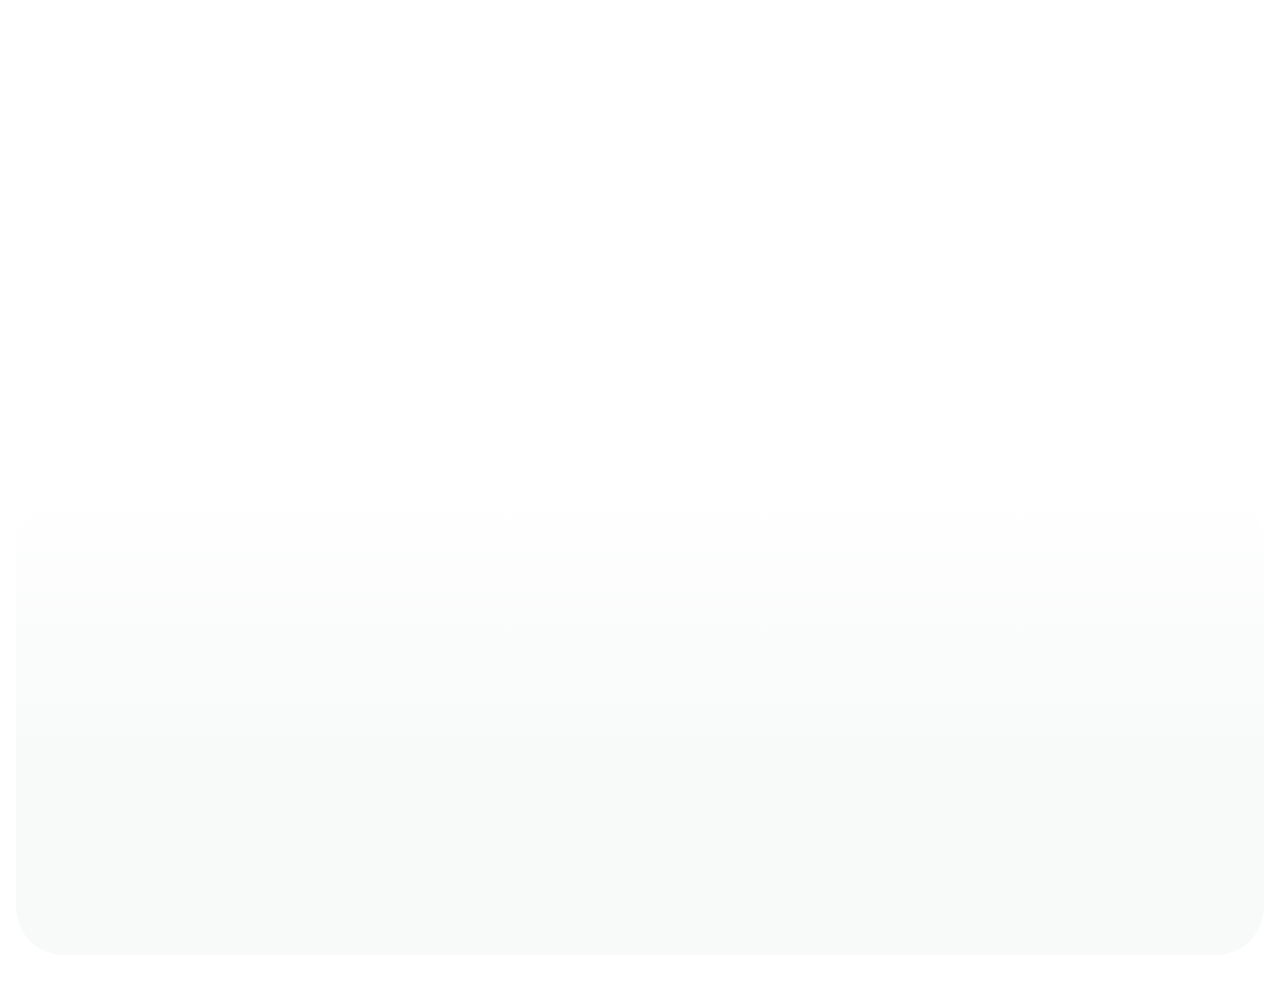
<file: case-portico.html>
<!doctype html>
<html lang="en">
<head>
<meta charset="utf-8">
<meta name="viewport" content="width=device-width, initial-scale=1, viewport-fit=cover">
<link rel="icon" href="logo.svg" type="image/svg+xml">
<title>Portico HRMS · Noesis</title>
<link rel="preconnect" href="https://fonts.googleapis.com">
<link rel="preconnect" href="https://fonts.gstatic.com" crossorigin>
<link rel="stylesheet" href="https://fonts.googleapis.com/css2?family=Bricolage+Grotesque:opsz,wght@12..96,500;12..96,600;12..96,700&family=Inter:wght@400;500;600;700&display=swap">
<link rel="stylesheet" href="styles.css">
<link rel="stylesheet" href="case.css">
<link rel="stylesheet" href="noesis.css">
<link rel="stylesheet" href="soft.css">
</head>
<body>
<div class="wrap">
  <header class="topbar">
    <a class="wordmark" href="index.html"><svg class="logo" viewBox="0 0 64 64" aria-hidden="true"><rect width="64" height="64" rx="18"/><path d="M21 45V19l22 26"/><circle cx="43" cy="21" r="4"/></svg><span class="wm-name">Noesis</span></a>
    <nav class="topnav" aria-label="Site"><a href="index.html">Home</a><a href="index.html#work">Work</a><a href="index.html#services">Services</a><a href="index.html#team">Team</a><a class="nav-cta" href="index.html#contact">Start a project</a></nav>
  </header>

  <section class="cs-hero">
    <p class="label">Case study · B2B SaaS</p>
    <h1>An HR suite where every role finishes its daily tasks in fewer steps</h1>
    <p class="sub">Portico had every HR and payroll feature a company needs, added one at a time over years. We restructured it, with a team of four designers, into one consistent web product and a focused mobile app.</p>
    <dl class="meta">
      <div><dt>Client</dt><dd>Portico HR and payroll suite, via PeepalDesign</dd></div>
      <div><dt>Timeline</dt><dd>Oct 2021 – Apr 2022</dd></div>
      <div><dt>Platform</dt><dd>Web, iOS, Android</dd></div>
    </dl>
    <div class="impact">
      <div><strong>30% fewer</strong><span>steps on core admin tasks, from restructuring the navigation</span></div>
      <div><strong>4 roles</strong><span>employee, manager, HR and admin, each with its own default home</span></div>
      <div><strong>1 tap</strong><span>to apply for leave or approve a request, down from a path through the menu</span></div>
    </div>
    <div class="hero-img"><img src="img/hero2-portico.jpg" alt="Redesigned Portico web dashboard with alerts, calendar, investment declaration overview and company updates"></div>
  </section>

  <div class="cs-body">
    <nav class="toc" aria-label="On this page">
      <span class="label">On this page</span>
      <a href="#problem">The problem</a>
      <a href="#learned">What we learned</a>
      <a href="#process">Process</a>
      <a href="#decisions">Key decisions</a>
      <a href="#solution">The solution</a>
      <a href="#impact">Validation and impact</a>
      <a href="#reflection">Reflection</a>
    </nav>

    <main class="cs-main">
      <section class="cs-sec" id="problem">
        <h2>The problem</h2>
        <div class="prose">
          <p><strong>Portico worked, but every task took too long.</strong> It started as a way to digitise manual HR processes: document archive, payroll, expenses, recruitment, eLearning and payments. New features were added as needed, so each module looked and behaved differently, and common tasks sat several levels deep.</p>
          <p>Employees, managers, HR and admins used the same screens for very different jobs. The mobile app tried to copy the web. Portico’s management wanted a mobile-first redesign, delivered in two phases, that would cut support queries in half.</p>
        </div>
      </section>

      <section class="cs-sec" id="learned">
        <h2>What we learned</h2>
        <div class="insights">
          <div class="insight">
            <div><b>The menu followed the order features were built.</b><p>Flow mapping showed common tasks buried several levels deep, with no search and no in-app guidance.</p></div>
            <span class="arrow" aria-hidden="true">→</span>
            <p class="impl">Regroup everything into clear categories, add global search, and bring frequent tasks to the front.</p>
          </div>
          <div class="insight">
            <div><b>Every screen looked different.</b><p>The expert review found inconsistent layouts, icons and button weights, low contrast and a loader on every action.</p></div>
            <span class="arrow" aria-hidden="true">→</span>
            <p class="impl">One design system across all modules, with one clear primary action per screen.</p>
          </div>
          <div class="insight">
            <div><b>Each role does a few things every day.</b><p>Employees clock in, apply for leave and download payslips. Managers approve requests and check their team. HR and admins manage people, documents and company data.</p></div>
            <span class="arrow" aria-hidden="true">→</span>
            <p class="impl">A default home for each role, built from its daily tasks.</p>
          </div>
        </div>
      </section>

      <section class="cs-sec" id="process">
        <h2>Process</h2>
        <h3 class="proc-h">The old product, proto-personas and full menu</h3>
            <div class="figs">
              <figure><div class="frame tall"><img src="img/portico-existing.jpg" alt="The existing Portico web and mobile screens" loading="lazy"></div><figcaption>The existing product at the start of the project.</figcaption></figure>
              <figure><div class="frame"><img src="img/portico-personas.jpg" alt="Two proto-persona cards" loading="lazy"></div><figcaption>Proto-personas built from the stakeholder workshop.</figcaption></figure>
              <figure><div class="frame"><img src="img/portico-m-menu.jpg" alt="Mobile All menu grouped into categories" loading="lazy"></div><figcaption>The regrouped mobile menu that came out of card sorting.</figcaption></figure>
            </div>
      </section>

      <section class="cs-sec" id="decisions">
        <h2>Key decisions</h2>
        <article class="decision">
          <span class="num">Decision 1</span>
          <h3>A default home for each role, which users can customise</h3>
          <dl>
            <dt>Options</dt><dd>One shared dashboard for everyone, a fixed home per role, or role-based defaults that users can change.</dd>
            <dt>Chose</dt><dd>Separate defaults for employees, managers, HR and admins, based on each role’s daily activities. Anyone can pin their own shortcuts to Favourites.</dd>
            <dt>Why</dt><dd>A shared dashboard would be cluttered for everyone. A fixed one would fail people whose work doesn’t match their title.</dd>
            <dt>Trade-off</dt><dd>Four home layouts to design, test and maintain instead of one.</dd>
          </dl>
        </article>
        <article class="decision">
          <span class="num">Decision 2</span>
          <h3>Mobile does the quick tasks, not everything the web does</h3>
          <dl>
            <dt>Options</dt><dd>Port the full web product to mobile, or design mobile as its own product for tasks people do on the move.</dd>
            <dt>Chose</dt><dd>A task-focused app: clock in, apply for leave or work from home, approve requests, view payslips and sign documents. Data-heavy areas such as document management, HR management and company administration stay on the web.</dd>
            <dt>Why</dt><dd>Those areas carry too much data to work on a phone, and nobody needs them in a hurry. Quick tasks are what people open the app for.</dd>
            <dt>Trade-off</dt><dd>Some users can’t do everything from their phone, and have to switch to the web for heavier work.</dd>
          </dl>
        </article>
        <article class="decision">
          <span class="num">Decision 3</span>
          <h3>Rebuild the navigation around categories users recognise</h3>
          <dl>
            <dt>Chose</dt><dd>Card sorting produced clear top-level categories: Leaves &amp; Attendance, Payroll, Learning &amp; Development, Documents, Reports and Company. Global search on the web covers everything, for example “Leaves, Payroll”.</dd>
            <dt>Why</dt><dd>The old structure matched how the product was built, not how people think about their work.</dd>
            <dt>Trade-off</dt><dd>It meant significant rework for the development team, which later limited how much of the redesign shipped (see Reflection).</dd>
          </dl>
        </article>
      </section>

      <section class="cs-sec" id="solution">
        <h2>The solution</h2>
        <div class="phones">
          <figure>
            <div class="frame tall"><img src="img/portico-m-home.jpg" alt="Mobile home: announcements, clock-in, frequently used tasks and services with status badges" loading="lazy"></div>
            <figcaption><b>Employee home.</b> Clock-in sits at the top, and Apply Leave and Apply WFH are one tap away. Service tiles show status (“3 pending”, “2 late”) before you open them.</figcaption>
          </figure>
          <figure>
            <div class="frame"><img src="img/portico-m-approve.jpg" alt="Notification list with Approve and Reject buttons on leave requests" loading="lazy"></div>
            <figcaption><b>Manager approvals.</b> Approve or reject a leave request straight from the notification, without opening it.</figcaption>
          </figure>
          <figure>
            <div class="frame"><img src="img/portico-m-leaves.jpg" alt="Leaves screen with balance cards, status filter, search and a request list" loading="lazy"></div>
            <figcaption><b>Leaves.</b> Balance by type at the top, then requests filtered by status, with a single add button.</figcaption>
          </figure>
        </div>
        <figure>
          <div class="frame"><img src="img/portico-w-leaves.jpg" alt="Web leaves page with balance summary, Apply Leave button and requests table" loading="lazy"></div>
          <figcaption><b>Web leaves.</b> My Leaves and Team Leave Requests on tabs, so managers handle their own leave and their team’s in one place.</figcaption>
        </figure>
        <figure>
          <div class="frame"><img src="img/portico-w-payroll.jpg" alt="Web payroll documents with file list and payslip preview" loading="lazy"></div>
          <figcaption><b>Payroll documents.</b> Search, type and year filters on the left; the payslip previews alongside, so you can check a payslip without downloading it.</figcaption>
        </figure>
        <figure>
          <div class="frame tall"><img src="img/portico-before.jpg" alt="Three before and after comparisons of Portico web and mobile screens" loading="lazy"></div>
          <figcaption><b>Before and after.</b> Dense, inconsistent screens became role-based views built from one component library.</figcaption>
        </figure>
      </section>

      <section class="cs-sec" id="impact">
        <h2>Validation and impact</h2>
        <ul class="results">
          <li><strong>30% fewer steps</strong> across core admin tasks after the navigation was regrouped into clear categories.</li>
          <li><strong>Applying for leave:</strong> 1 tap from the home screen’s frequently used tasks, against 4 through the full menu (All → Leaves &amp; Attendance → Leaves → +).</li>
          <li><strong>Approving a request:</strong> 1 tap from the notification, with no need to open the request.</li>
          <li><strong>Early user testing</strong> showed the new navigation helped people find information and complete tasks.</li>
          <li>Post-launch figures, such as support queries, were not shared with us after the engagement ended.</li>
        </ul>
      </section>

      <section class="cs-sec" id="reflection">
        <h2>Reflection</h2>
        <div class="prose">
          <p><strong>We should have pushed harder for users earlier.</strong> Near the end of our engagement, Portico’s product owner left the company, and the decision on what to build passed to the developers. Facing a deadline, they chose to skip changes that meant rework, and some of the best improvements didn’t ship.</p>
          <p>What we did: we agreed a smaller scope that met their deadline, and handed over a prioritised backlog of the remaining UX improvements for them to pick up after launch. Next time we would set up that phased plan at the start, so improvements are scheduled from the beginning, not traded away at the end.</p>
        </div>
      </section>
    </main>
  </div>

  <nav class="next" aria-label="Next case study">
    <a href="case-hmi.html">← Bajaj clusters</a>
    <a class="btn" href="case-fintech.html">Next: Mutual funds app <span class="arr">→</span></a>
  </nav>
  <section class="connect" aria-labelledby="connect-h">
    <p class="label">Have a project like this?</p>
    <h2 id="connect-h">Let’s talk.</h2>
    <div class="connect-btns"><a class="btn solid" href="mailto:mazhar.shaikh91@outlook.in?subject=Project%20enquiry%20for%20Noesis">Email us</a><a class="btn" href="index.html#work">See more work</a></div>
    <p class="mail">mazhar.shaikh91@outlook.in · +91 97692 11554</p>
  </section>

</div>
<script src="ui.js" defer></script>
<script src="fx.js" defer></script>
</body>
</html>
</file>
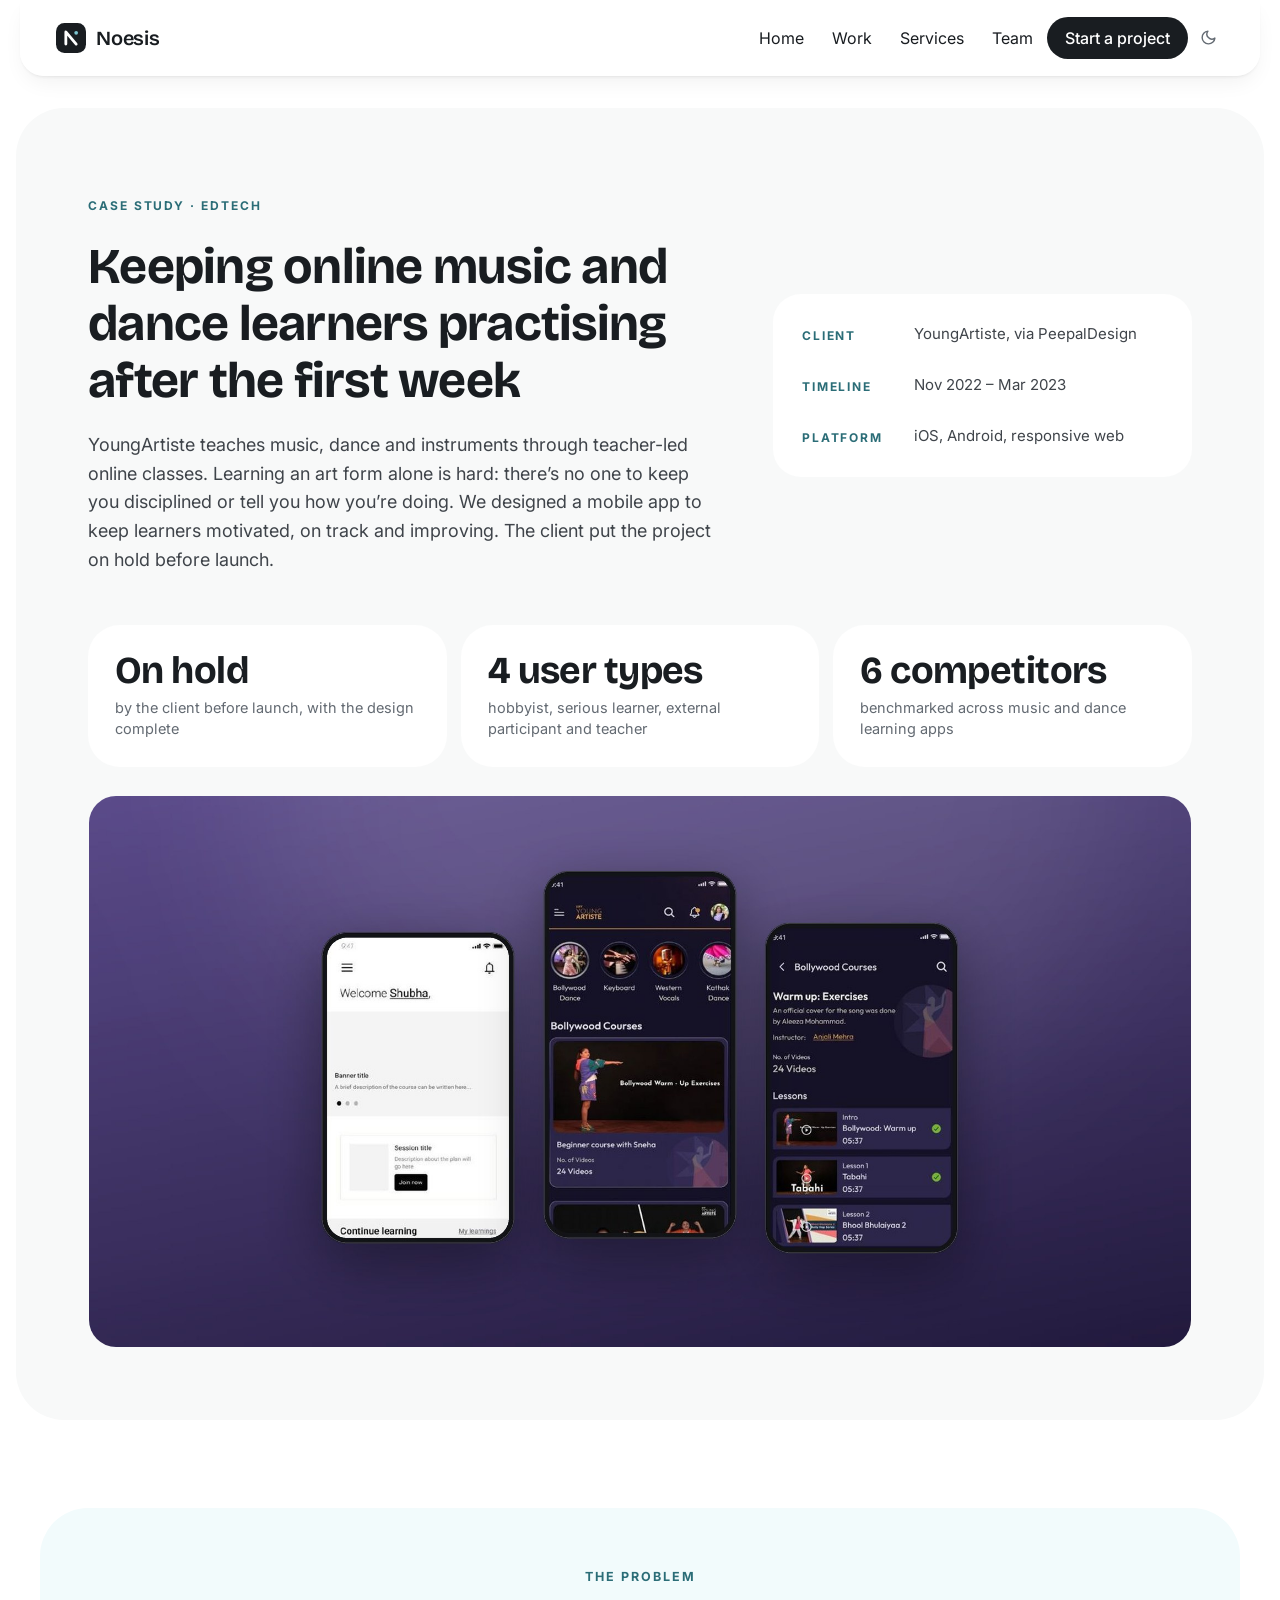
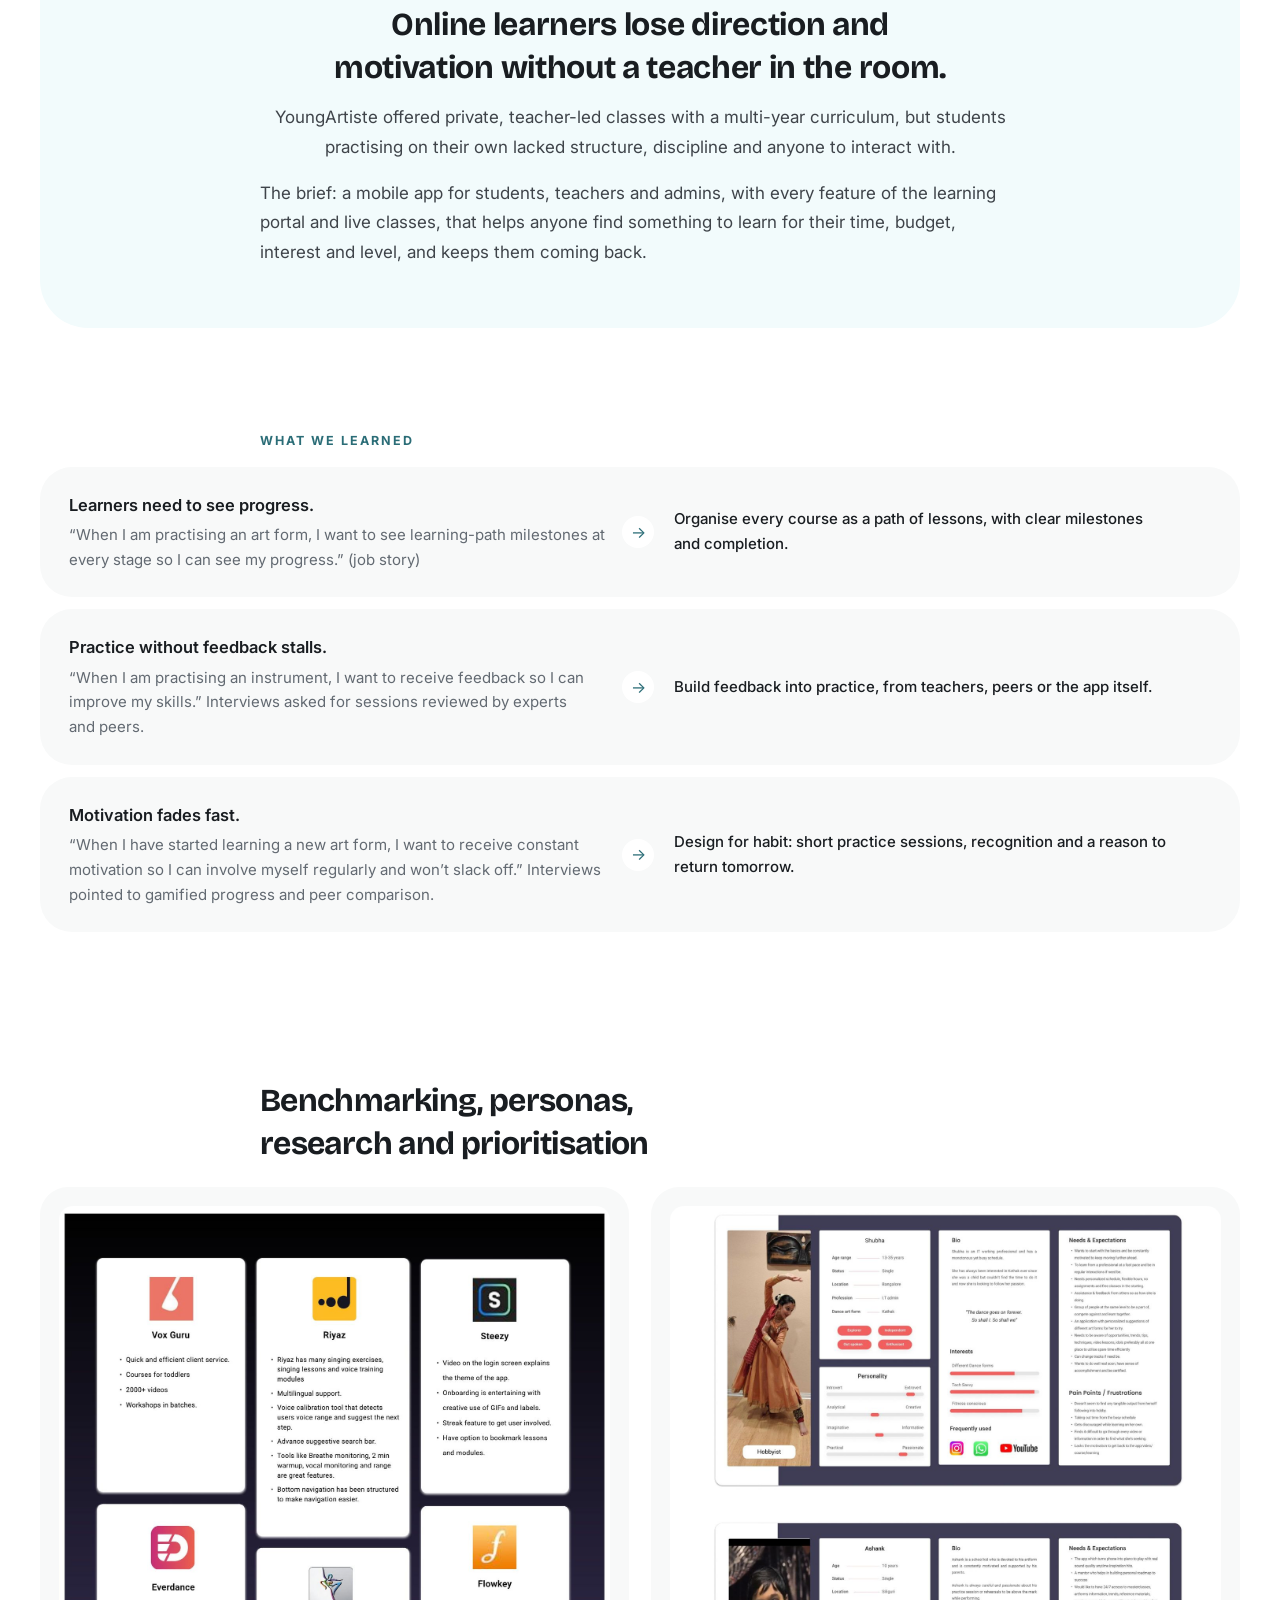
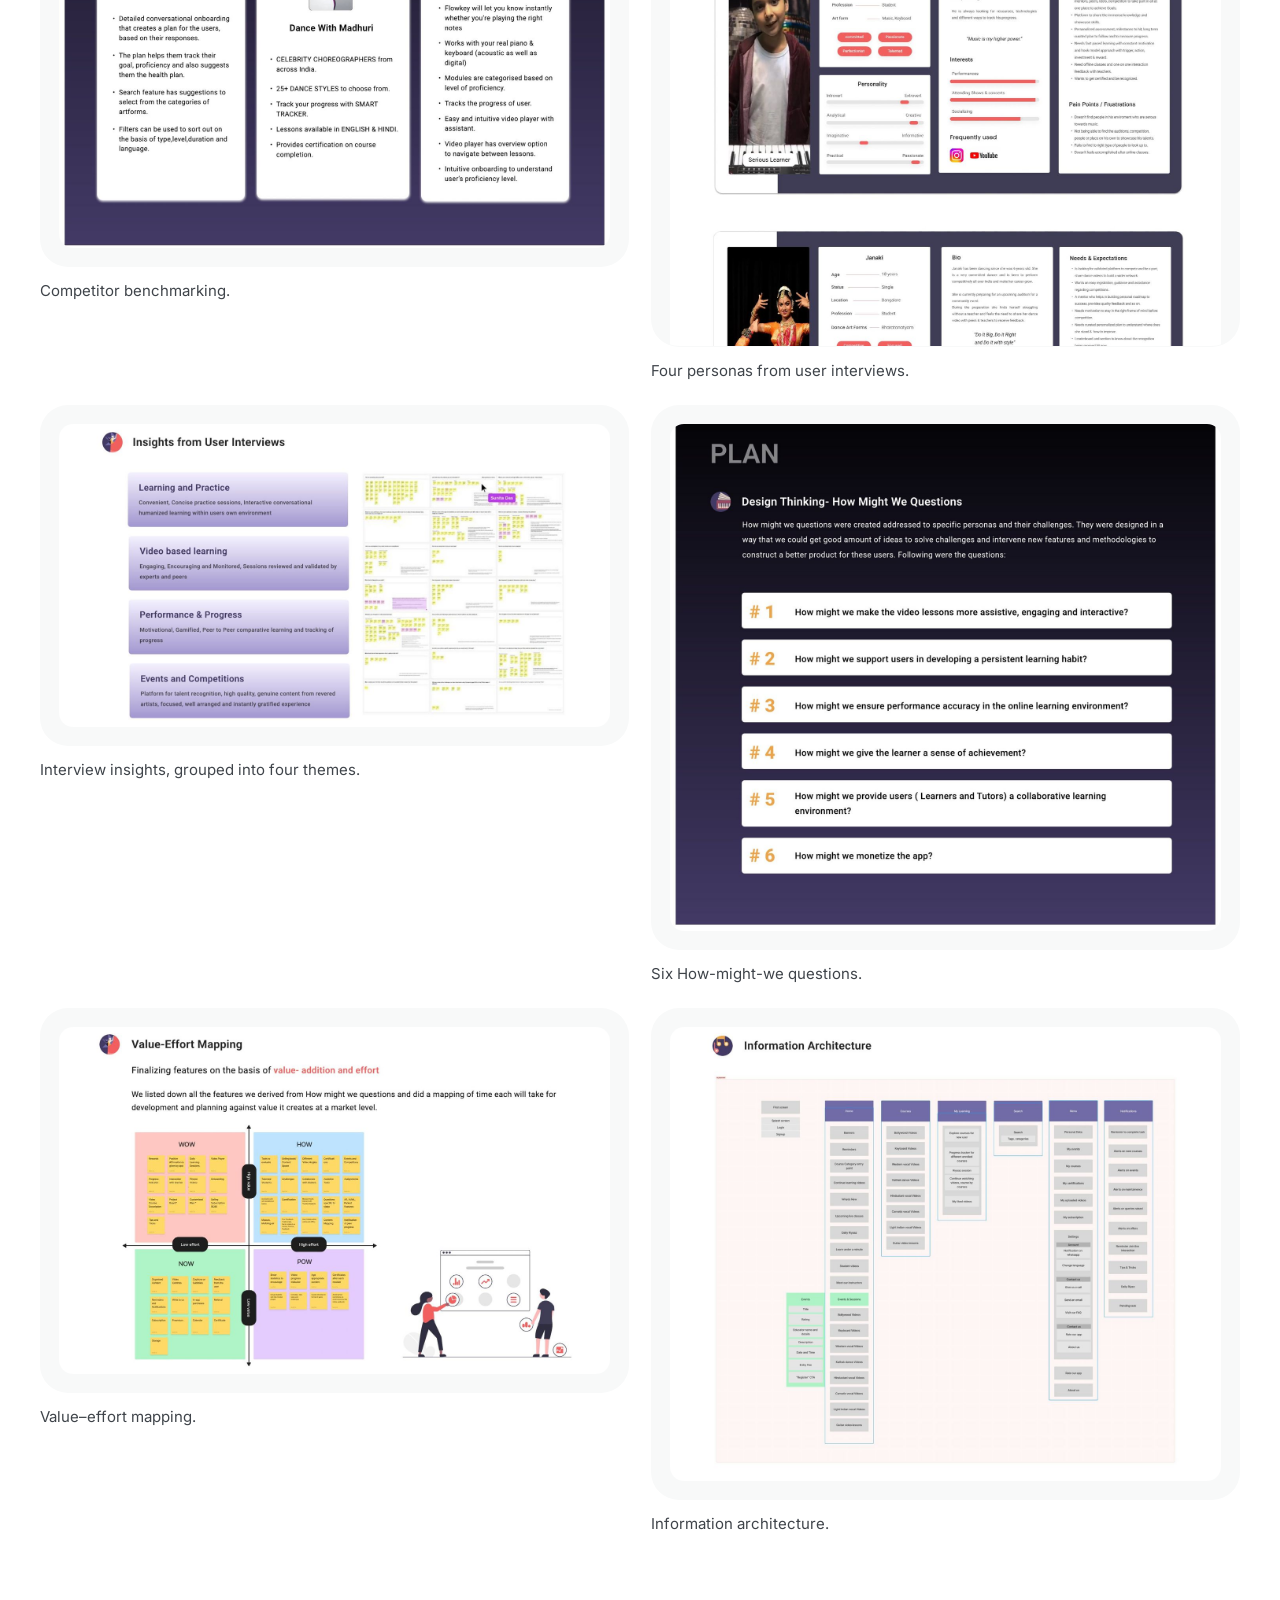
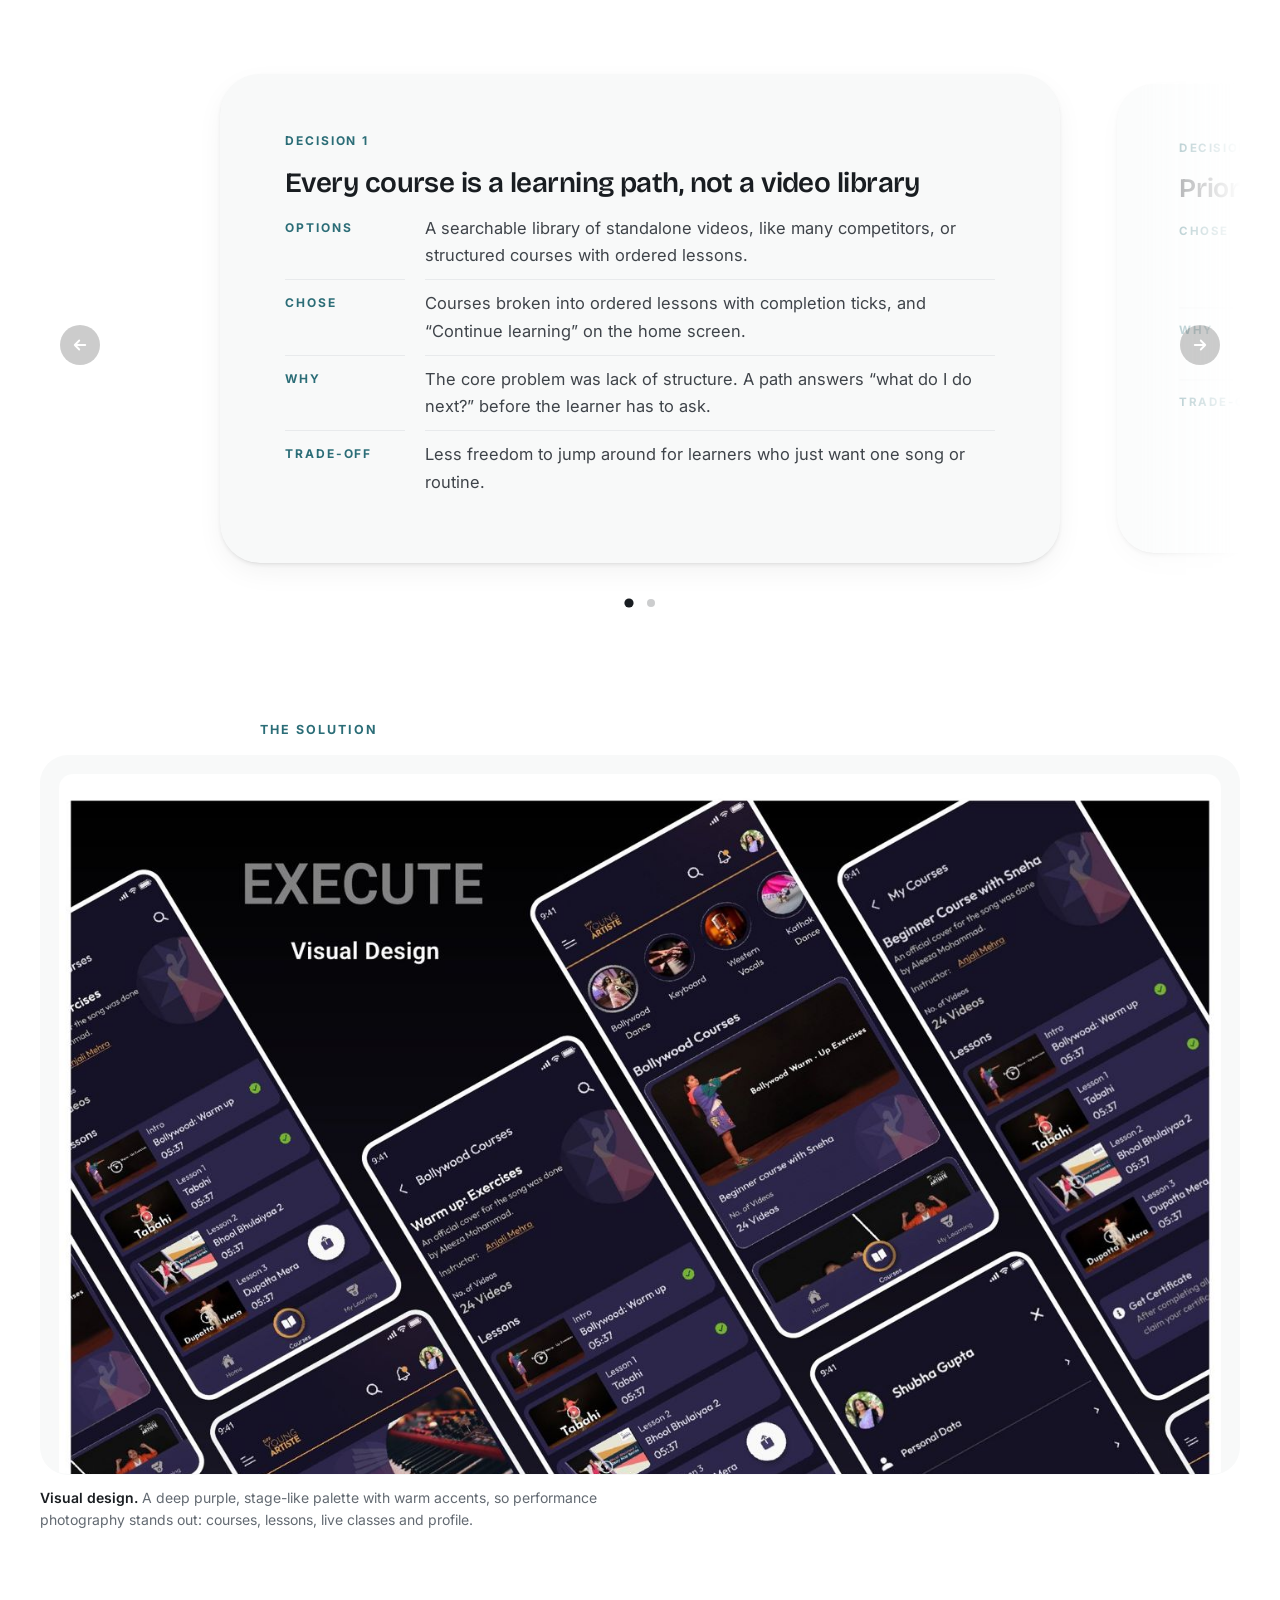
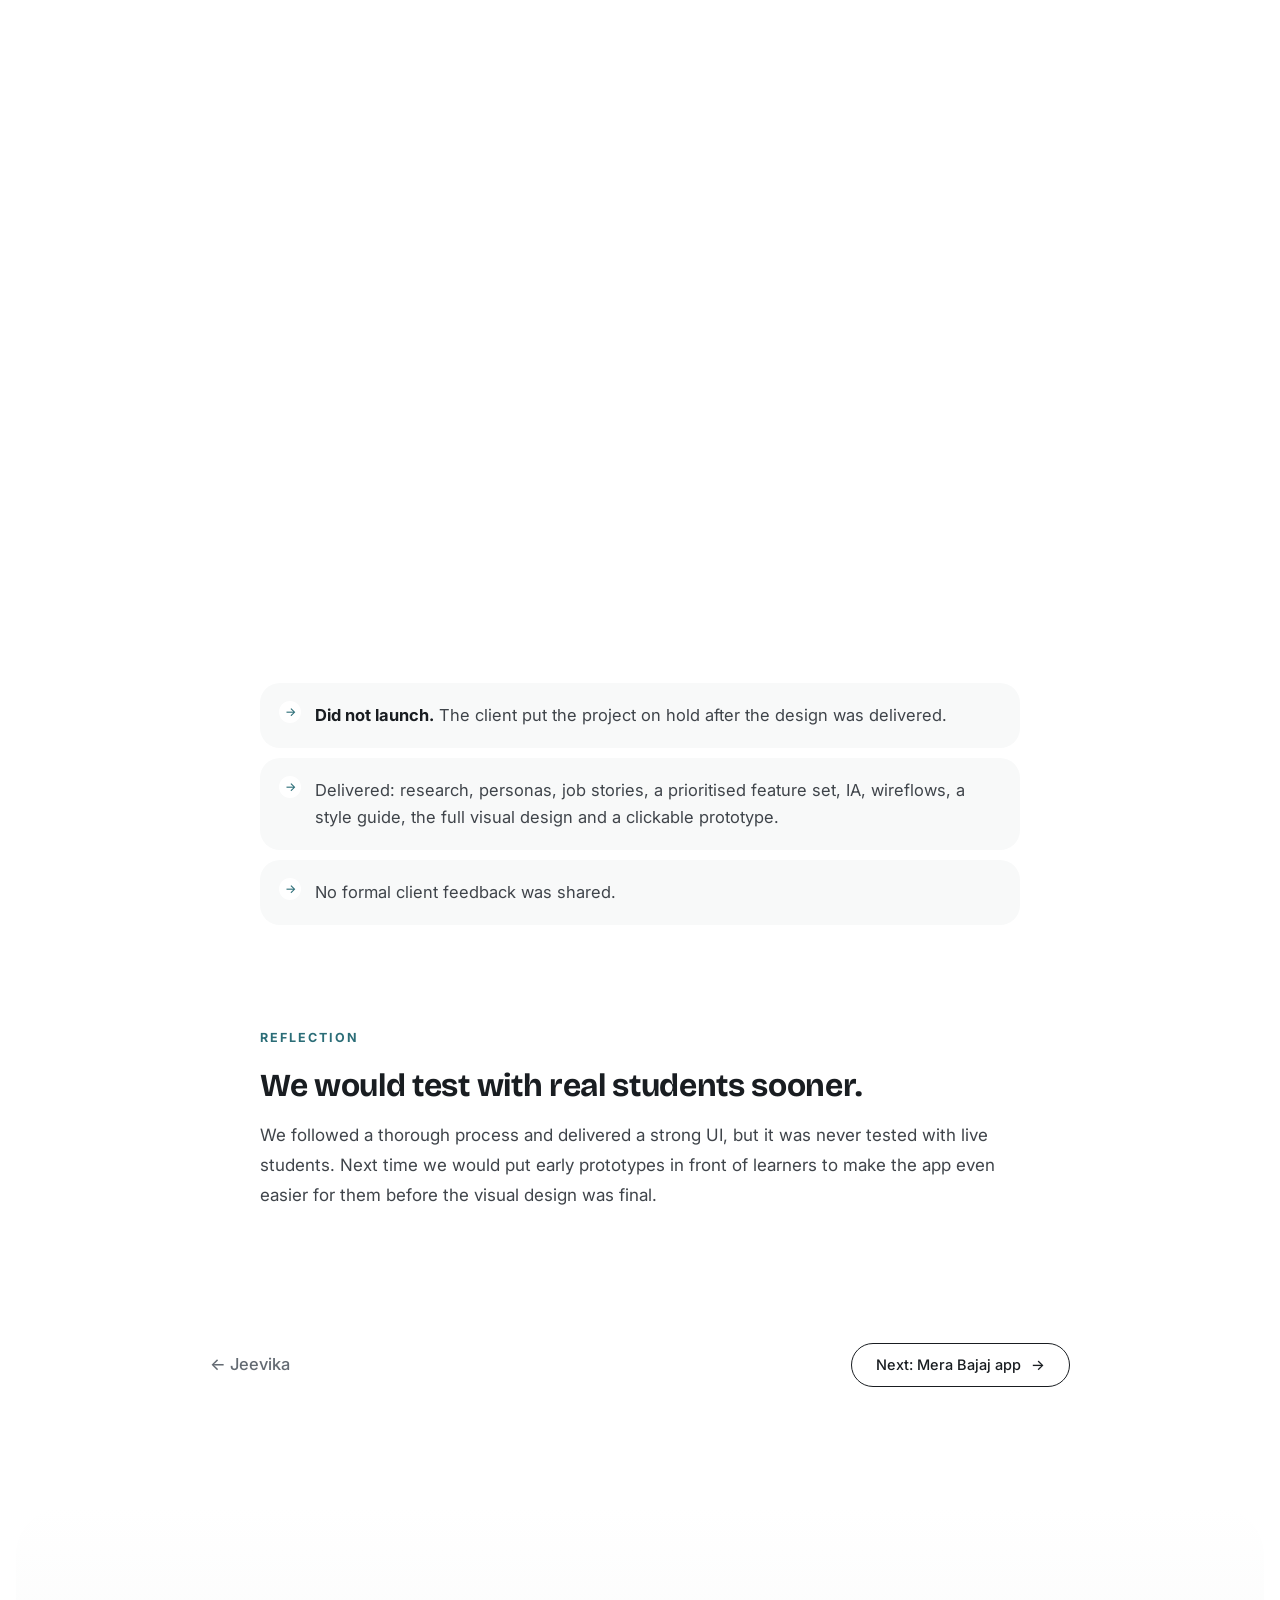
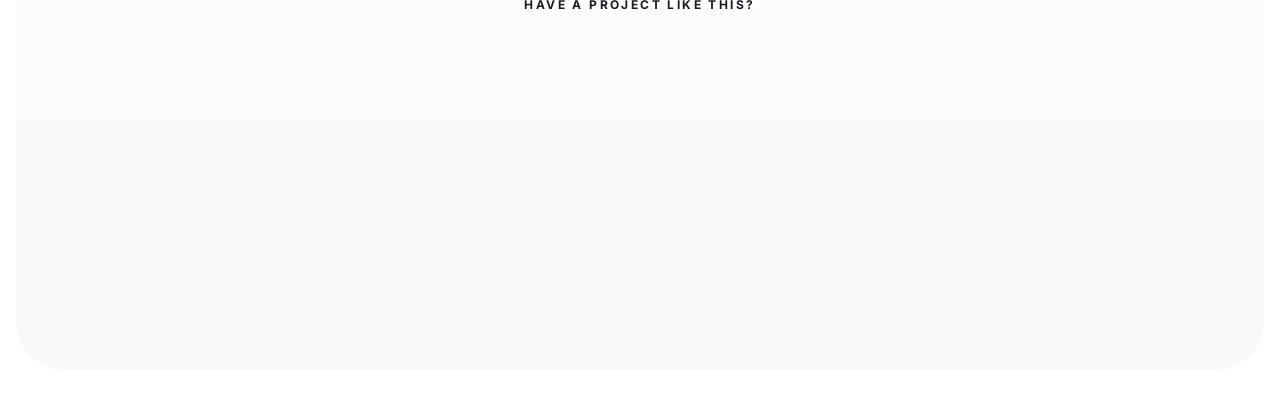
<file: case-youngartiste.html>
<!doctype html>
<html lang="en">
<head>
<meta charset="utf-8">
<meta name="viewport" content="width=device-width, initial-scale=1, viewport-fit=cover">
<link rel="icon" href="logo.svg" type="image/svg+xml">
<title>YoungArtiste · Noesis</title>
<link rel="preconnect" href="https://fonts.googleapis.com">
<link rel="preconnect" href="https://fonts.gstatic.com" crossorigin>
<link rel="stylesheet" href="https://fonts.googleapis.com/css2?family=Bricolage+Grotesque:opsz,wght@12..96,500;12..96,600;12..96,700&family=Inter:wght@400;500;600;700&display=swap">
<link rel="stylesheet" href="styles.css">
<link rel="stylesheet" href="case.css">
<link rel="stylesheet" href="noesis.css">
<link rel="stylesheet" href="soft.css">
</head>
<body>
<div class="wrap">
  <header class="topbar">
    <a class="wordmark" href="index.html"><svg class="logo" viewBox="0 0 64 64" aria-hidden="true"><rect width="64" height="64" rx="18"/><path d="M21 45V19l22 26"/><circle cx="43" cy="21" r="4"/></svg><span class="wm-name">Noesis</span></a>
    <nav class="topnav" aria-label="Site"><a href="index.html">Home</a><a href="index.html#work">Work</a><a href="index.html#services">Services</a><a href="index.html#team">Team</a><a class="nav-cta" href="index.html#contact">Start a project</a></nav>
  </header>

  <section class="cs-hero">
    <p class="label">Case study · EdTech</p>
    <h1>Keeping online music and dance learners practising after the first week</h1>
    <p class="sub">YoungArtiste teaches music, dance and instruments through teacher-led online classes. Learning an art form alone is hard: there’s no one to keep you disciplined or tell you how you’re doing. We designed a mobile app to keep learners motivated, on track and improving. The client put the project on hold before launch.</p>
    <dl class="meta">
      <div><dt>Client</dt><dd>YoungArtiste, via PeepalDesign</dd></div>
      <div><dt>Timeline</dt><dd>Nov 2022 – Mar 2023</dd></div>
      <div><dt>Platform</dt><dd>iOS, Android, responsive web</dd></div>
    </dl>
    <div class="impact">
      <div><strong>On hold</strong><span>by the client before launch, with the design complete</span></div>
      <div><strong>4 user types</strong><span>hobbyist, serious learner, external participant and teacher</span></div>
      <div><strong>6 competitors</strong><span>benchmarked across music and dance learning apps</span></div>
    </div>
    <div class="hero-img"><img src="img/hero2-youngartiste.jpg" alt="YoungArtiste app screens: home, courses, lessons and practice"></div>
  </section>

  <div class="cs-body">
    <nav class="toc" aria-label="On this page">
      <span class="label">On this page</span>
      <a href="#problem">The problem</a>
      <a href="#learned">What we learned</a>
      <a href="#process">Process</a>
      <a href="#decisions">Key decisions</a>
      <a href="#solution">The solution</a>
      <a href="#impact">Validation and impact</a>
      <a href="#reflection">Reflection</a>
    </nav>

    <main class="cs-main">
      <section class="cs-sec" id="problem">
        <h2>The problem</h2>
        <div class="prose">
          <p><strong>Online learners lose direction and motivation without a teacher in the room.</strong> YoungArtiste offered private, teacher-led classes with a multi-year curriculum, but students practising on their own lacked structure, discipline and anyone to interact with.</p>
          <p>The brief: a mobile app for students, teachers and admins, with every feature of the learning portal and live classes, that helps anyone find something to learn for their time, budget, interest and level, and keeps them coming back.</p>
        </div>
      </section>

      <section class="cs-sec" id="learned">
        <h2>What we learned</h2>
        <div class="insights">
          <div class="insight">
            <div><b>Learners need to see progress.</b><p>“When I am practising an art form, I want to see learning-path milestones at every stage so I can see my progress.” (job story)</p></div>
            <span class="arrow" aria-hidden="true">→</span>
            <p class="impl">Organise every course as a path of lessons, with clear milestones and completion.</p>
          </div>
          <div class="insight">
            <div><b>Practice without feedback stalls.</b><p>“When I am practising an instrument, I want to receive feedback so I can improve my skills.” Interviews asked for sessions reviewed by experts and peers.</p></div>
            <span class="arrow" aria-hidden="true">→</span>
            <p class="impl">Build feedback into practice, from teachers, peers or the app itself.</p>
          </div>
          <div class="insight">
            <div><b>Motivation fades fast.</b><p>“When I have started learning a new art form, I want to receive constant motivation so I can involve myself regularly and won’t slack off.” Interviews pointed to gamified progress and peer comparison.</p></div>
            <span class="arrow" aria-hidden="true">→</span>
            <p class="impl">Design for habit: short practice sessions, recognition and a reason to return tomorrow.</p>
          </div>
        </div>
      </section>

      <section class="cs-sec" id="process">
        <h2>Process</h2>
        <h3 class="proc-h">Benchmarking, personas, research and prioritisation</h3>
            <div class="figs">
              <figure><div class="frame"><img src="img/ya-bench.jpg" alt="Competitor benchmarking of six learning apps" loading="lazy"></div><figcaption>Competitor benchmarking.</figcaption></figure>
              <figure><div class="frame tall"><img src="img/ya-personas.jpg" alt="Four persona cards" loading="lazy"></div><figcaption>Four personas from user interviews.</figcaption></figure>
              <figure><div class="frame"><img src="img/ya-insights.jpg" alt="Insights from user interviews" loading="lazy"></div><figcaption>Interview insights, grouped into four themes.</figcaption></figure>
              <figure><div class="frame"><img src="img/ya-hmw.jpg" alt="Six How might we questions" loading="lazy"></div><figcaption>Six How-might-we questions.</figcaption></figure>
              <figure><div class="frame"><img src="img/ya-valueeffort.jpg" alt="Value versus effort mapping" loading="lazy"></div><figcaption>Value–effort mapping.</figcaption></figure>
              <figure><div class="frame"><img src="img/ya-ia.jpg" alt="Information architecture" loading="lazy"></div><figcaption>Information architecture.</figcaption></figure>
            </div>
      </section>

      <section class="cs-sec" id="decisions">
        <h2>Key decisions</h2>
        <article class="decision">
          <span class="num">Decision 1</span>
          <h3>Every course is a learning path, not a video library</h3>
          <dl>
            <dt>Options</dt><dd>A searchable library of standalone videos, like many competitors, or structured courses with ordered lessons.</dd>
            <dt>Chose</dt><dd>Courses broken into ordered lessons with completion ticks, and “Continue learning” on the home screen.</dd>
            <dt>Why</dt><dd>The core problem was lack of structure. A path answers “what do I do next?” before the learner has to ask.</dd>
            <dt>Trade-off</dt><dd>Less freedom to jump around for learners who just want one song or routine.</dd>
          </dl>
        </article>
        <article class="decision">
          <span class="num">Decision 2</span>
          <h3>Prioritise by value and effort</h3>
          <dl>
            <dt>Chose</dt><dd>Every feature from the six How-might-we questions was mapped by market value against development effort, sorting ideas into what to build now and what to plan for later.</dd>
            <dt>Why</dt><dd>Ideas ranged from habit trackers to monetisation; the map kept the first release focused on learning and motivation.</dd>
            <dt>Trade-off</dt><dd>Some valuable but costly ideas waited for later releases.</dd>
          </dl>
        </article>
      </section>

      <section class="cs-sec" id="solution">
        <h2>The solution</h2>
        <figure>
          <div class="frame tall"><img src="img/ya-visual.jpg" alt="YoungArtiste visual design: dark purple screens for courses, lessons, live classes, practice and profile" loading="lazy"></div>
          <figcaption><b>Visual design.</b> A deep purple, stage-like palette with warm accents, so performance photography stands out: courses, lessons, live classes and profile.</figcaption>
        </figure>
        <div class="figs">
          <figure>
            <div class="frame"><img src="img/ya-wires.jpg" alt="Wireframes: login, home, course, lesson, live classes and settings" loading="lazy"></div>
            <figcaption><b>Wireflows</b> for login, home, courses, lessons, live classes and settings.</figcaption>
          </figure>
          <figure>
            <div class="frame"><img src="img/ya-style.jpg" alt="Colour palette and typography scale" loading="lazy"></div>
            <figcaption><b>Style guide.</b> Colour palette and an Outfit type scale.</figcaption>
          </figure>
        </div>
      </section>

      <section class="cs-sec" id="impact">
        <h2>Validation and impact</h2>
        <ul class="results">
          <li><strong>Did not launch.</strong> The client put the project on hold after the design was delivered.</li>
          <li>Delivered: research, personas, job stories, a prioritised feature set, IA, wireflows, a style guide, the full visual design and a clickable prototype.</li>
          <li>No formal client feedback was shared.</li>
        </ul>
      </section>

      <section class="cs-sec" id="reflection">
        <h2>Reflection</h2>
        <div class="prose"><p><strong>We would test with real students sooner.</strong> We followed a thorough process and delivered a strong UI, but it was never tested with live students. Next time we would put early prototypes in front of learners to make the app even easier for them before the visual design was final.</p></div>
      </section>
    </main>
  </div>

  <nav class="next" aria-label="Next case study">
    <a href="case-jeevika.html">← Jeevika</a>
    <a class="btn" href="case-merabajaj.html">Next: Mera Bajaj app <span class="arr">→</span></a>
  </nav>
  <section class="connect" aria-labelledby="connect-h">
    <p class="label">Have a project like this?</p>
    <h2 id="connect-h">Let’s talk.</h2>
    <div class="connect-btns"><a class="btn solid" href="mailto:mazhar.shaikh91@outlook.in?subject=Project%20enquiry%20for%20Noesis">Email us</a><a class="btn" href="index.html#work">See more work</a></div>
    <p class="mail">mazhar.shaikh91@outlook.in · +91 97692 11554</p>
  </section>

</div>
<script src="ui.js" defer></script>
<script src="fx.js" defer></script>
</body>
</html>
</file>
<file: styles.css>
/* Visual system v2 — "calm precision". A career told as a user-flow diagram, refined:
   hairline cards, one indigo→violet accent used only for focus and motion, and
   effects ported from VengeanceUI (spotlight nav, interactive hover button, line-hover
   links, border beam, glow border, stats counter, stagger text) as plain CSS + JS. */
@property --ang { syntax: "<angle>"; inherits: false; initial-value: 0deg; }

:root {
  --paper: #f6f7fb;
  --paper-2: #eef1f8;
  --surface: #ffffff;
  --ink: #0f1424;
  --ink-2: #2a3146;
  --muted: #5b6479;
  --line: #e1e5ee;
  --line-strong: #c6cddc;
  --accent: #3346e0;
  --accent-2: #7b4dff;
  --accent-soft: #eceffe;
  --on-accent: #ffffff;
  --ok: #1f9d62;
  --note: #8a5a00; --note-bg: #fff2d6; --note-line: #e9b94f;
  --bar-bg: color-mix(in srgb, var(--paper) 78%, transparent);
  --sh-1: 0 1px 2px rgba(15, 20, 36, .05);
  --sh-2: 0 1px 2px rgba(15, 20, 36, .05), 0 14px 34px -18px rgba(15, 20, 36, .22);
  --sh-3: 0 2px 4px rgba(15, 20, 36, .05), 0 26px 50px -22px rgba(51, 70, 224, .32);
  --glow-a: rgba(51, 70, 224, .10);
  --glow-b: rgba(123, 77, 255, .08);
  --dot: rgba(15, 20, 36, .07);
  --f-display: "Familjen Grotesk", "Helvetica Neue", Arial, sans-serif;
  --f-body: "IBM Plex Sans", "Segoe UI", Roboto, Arial, sans-serif;
  --f-mono: "IBM Plex Mono", ui-monospace, "SF Mono", Menlo, Consolas, monospace;
  --ease: cubic-bezier(.22, 1, .36, 1);
  --measure: 66ch;
  --wrap: 1120px;
  --r-lg: 18px; --r-md: 12px; --r-sm: 8px;
}
:root[data-az="dark"] {
  --paper: #0a0e18; --paper-2: #10162a; --surface: #131a2c; --ink: #eef1f8; --ink-2: #c9d0e2;
  --muted: #98a2b9; --line: #222b42; --line-strong: #344061;
  --accent: #8f9dff; --accent-2: #b89cff; --accent-soft: #1a2244; --on-accent: #0a0e18; --ok: #3ccf8a;
  --note: #f3c25e; --note-bg: #2a2416; --note-line: #7a6022;
  --sh-1: 0 1px 2px rgba(0,0,0,.4);
  --sh-2: 0 1px 2px rgba(0,0,0,.4), 0 16px 36px -18px rgba(0,0,0,.8);
  --sh-3: 0 2px 4px rgba(0,0,0,.4), 0 26px 50px -22px rgba(143,157,255,.35);
  --glow-a: rgba(143,157,255,.12); --glow-b: rgba(184,156,255,.08); --dot: rgba(255,255,255,.06);
  color-scheme: dark;
}

* { box-sizing: border-box; }
:root { padding-top: env(safe-area-inset-top, 0px); padding-bottom: env(safe-area-inset-bottom, 0px); scroll-padding-top: 88px; }
[hidden] { display: none !important; }
html { scroll-behavior: smooth; }
body {
  margin: 0;
  background:
    radial-gradient(900px 520px at 8% -8%, var(--glow-a), transparent 70%),
    radial-gradient(760px 480px at 96% 4%, var(--glow-b), transparent 70%),
    var(--paper);
  background-repeat: no-repeat;
  color: var(--ink);
  font: 400 16px/1.65 var(--f-body);
  padding-left: max(16px, env(safe-area-inset-left, 0px));
  padding-right: max(16px, env(safe-area-inset-right, 0px));
  padding-block: 0 56px;
  -webkit-font-smoothing: antialiased;
  text-rendering: optimizeLegibility;
  overflow-x: clip;
}
::selection { background: color-mix(in srgb, var(--accent) 22%, transparent); }
.wrap { max-width: var(--wrap); margin-inline: auto; }
a { color: var(--accent); text-underline-offset: 3px; }
a:focus-visible, button:focus-visible, summary:focus-visible, [tabindex]:focus-visible { outline: 2px solid var(--accent); outline-offset: 3px; border-radius: 6px; }
h1, h2, h3 { font-family: var(--f-display); text-wrap: balance; line-height: 1.08; margin: 0; letter-spacing: -0.02em; }
p { margin: 0; text-wrap: pretty; }
img { display: block; max-width: 100%; height: auto; }
.mono { font-family: var(--f-mono); font-size: 12.5px; letter-spacing: .02em; }
.label { font-family: var(--f-mono); font-size: 12px; letter-spacing: .1em; text-transform: uppercase; color: var(--muted); }

/* Top bar: sticky glass with a spotlight that follows the pointer (VengeanceUI spotlight-navbar) */
.topbar {
  position: sticky; top: 0; z-index: 50;
  display: flex; justify-content: space-between; align-items: center; gap: 16px;
  padding-block: 14px; margin-bottom: 8px;
  background: var(--bar-bg);
  -webkit-backdrop-filter: saturate(1.4) blur(14px); backdrop-filter: saturate(1.4) blur(14px);
  box-shadow: 0 0 0 100vmax var(--bar-bg); clip-path: inset(0 -100vmax);
  transition: border-color .3s;
  border-bottom: 1px solid transparent;
}
.topbar.scrolled { border-bottom-color: var(--line); }
.wordmark { white-space: nowrap; font-family: var(--f-display); font-weight: 700; font-size: 19px; color: var(--ink); text-decoration: none; letter-spacing: -0.01em; }
.wordmark span { color: var(--accent); }
.topnav {
  --spot-x: -200px;
  position: relative; display: flex; gap: 2px; align-items: center; flex-wrap: wrap;
  padding: 4px; border-radius: 999px; border: 1px solid var(--line);
  background:
    radial-gradient(90px 40px at var(--spot-x) 50%, color-mix(in srgb, var(--accent) 16%, transparent), transparent 70%),
    var(--surface);
  box-shadow: var(--sh-1);
}
.topnav a { color: var(--muted); text-decoration: none; font-size: 14px; font-weight: 500; padding: 6px 12px; border-radius: 999px; transition: color .2s; }
.topnav a:hover, .topnav a.active { color: var(--ink); }
.topnav a.active { background: var(--paper-2); }
.theme-btn {
  width: 32px; height: 32px; display: inline-grid; place-items: center; border-radius: 999px; border: 0;
  background: transparent; color: var(--muted); cursor: pointer; transition: color .2s, background .2s;
}
.theme-btn:hover { color: var(--ink); background: var(--paper-2); }
.theme-btn svg { width: 17px; height: 17px; }

.topnav a.dl { display: inline-flex; align-items: center; gap: 6px; color: var(--accent); }
.topnav a.dl svg { width: 15px; height: 15px; }
.topnav a.dl:hover { color: var(--ink); }
@media (max-width: 600px) { .topnav a.dl span { display: none; } .topnav a.dl { padding: 6px 8px; } }

/* Line-hover links (VengeanceUI line-hover-link, "slide") */
.lh { position: relative; text-decoration: none; }
.lh::after {
  content: ""; position: absolute; left: 0; right: 0; bottom: -2px; height: 1px; background: currentColor;
  transform: scaleX(0); transform-origin: 100% 50%; transition: transform .3s var(--ease);
}
.lh:hover::after, .lh:focus-visible::after { transform: scaleX(1); transform-origin: 0 50%; }

/* Draft notes */
.todo { background: var(--note-bg); color: var(--note); border: 1px dashed var(--note-line); border-radius: 4px; padding: 1px 6px; font-family: var(--f-mono); font-size: .82em; }

/* Buttons: interactive hover — a dot that floods the pill, label slides, arrow travels */
.btn {
  position: relative; isolation: isolate; overflow: hidden;
  display: inline-flex; align-items: center; gap: 10px; text-decoration: none; cursor: pointer;
  font: 600 14px/1 var(--f-body); padding: 12px 18px 12px 30px; border-radius: 999px;
  background: var(--surface); color: var(--ink); border: 1px solid var(--line-strong);
  transition: color .35s var(--ease), border-color .35s var(--ease), box-shadow .35s var(--ease);
  box-shadow: var(--sh-1);
}
.btn::before {
  content: ""; position: absolute; z-index: -1; left: 14px; top: 50%; width: 8px; height: 8px; margin-top: -4px;
  border-radius: 50%; background: linear-gradient(135deg, var(--accent), var(--accent-2));
  transition: transform .5s var(--ease);
}
.btn:hover, .btn:focus-visible { color: var(--on-accent); border-color: transparent; box-shadow: var(--sh-3); }
.btn:hover::before, .btn:focus-visible::before { transform: scale(48); }
.btn .arr { font-family: var(--f-mono); display: inline-block; transition: transform .35s var(--ease); }
.btn:hover .arr, .btn:focus-visible .arr { transform: translateX(4px); }
.btn.solid { color: var(--on-accent); background: linear-gradient(135deg, var(--accent), var(--accent-2)); border-color: transparent; padding-left: 20px; }
.btn.solid::before { display: none; }
.btn.solid:hover { filter: brightness(1.06); }
.btn.ghost { box-shadow: none; }

/* Scroll reveal (only when JS + motion are available) */
.motion [data-reveal] { opacity: 0; transform: translateY(18px); transition: opacity .7s var(--ease), transform .7s var(--ease); transition-delay: var(--d, 0ms); }
.motion [data-reveal].in { opacity: 1; transform: none; }

/* Stagger text (VengeanceUI staggerText): words rise from a mask */
.st-w { display: inline-block; overflow: hidden; vertical-align: top; padding-bottom: .08em; margin-bottom: -.08em; }
.st-w > span { display: inline-block; transform: translateY(110%); transition: transform .8s var(--ease); transition-delay: calc(var(--i) * 45ms + 80ms); }
.st-on .st-w > span { transform: none; }

/* Border beam (VengeanceUI border-beam): a light travelling the edge */
.beam { position: relative; }
.beam::after {
  content: ""; position: absolute; inset: -1px; border-radius: inherit; padding: 1.5px; pointer-events: none;
  background: conic-gradient(from var(--ang), transparent 0 70%, var(--accent) 82%, var(--accent-2) 90%, transparent 100%);
  -webkit-mask: linear-gradient(#000 0 0) content-box, linear-gradient(#000 0 0); -webkit-mask-composite: xor;
  mask: linear-gradient(#000 0 0) content-box exclude, linear-gradient(#000 0 0);
  animation: spin 6s linear infinite;
}
@keyframes spin { to { --ang: 360deg; } }

/* Progress bar and back-to-top */
.progress { position: fixed; left: 0; top: 0; height: 3px; width: 100%; z-index: 60; transform-origin: 0 50%; transform: scaleX(var(--p, 0)); background: linear-gradient(90deg, var(--accent), var(--accent-2)); pointer-events: none; }
.to-top {
  position: fixed; right: max(16px, env(safe-area-inset-right, 0px)); bottom: calc(16px + env(safe-area-inset-bottom, 0px)); z-index: 40;
  width: 44px; height: 44px; border-radius: 999px; border: 1px solid var(--line-strong); background: var(--surface); color: var(--ink);
  display: grid; place-items: center; cursor: pointer; box-shadow: var(--sh-2);
  opacity: 0; transform: translateY(10px); pointer-events: none; transition: opacity .3s, transform .3s var(--ease);
}
.to-top.show { opacity: 1; transform: none; pointer-events: auto; }
.to-top svg { width: 18px; height: 18px; }

/* Toast */
.toast { position: fixed; left: 50%; bottom: calc(24px + env(safe-area-inset-bottom, 0px)); transform: translate(-50%, 20px); z-index: 80; background: var(--ink); color: var(--paper); font: 500 14px/1 var(--f-body); padding: 12px 16px; border-radius: 999px; opacity: 0; pointer-events: none; transition: opacity .25s, transform .35s var(--ease); }
.toast.show { opacity: 1; transform: translate(-50%, 0); }

/* Lightbox for screens */
.lb { position: fixed; inset: 0; z-index: 90; display: grid; grid-template-rows: auto minmax(0, 1fr) auto; background: color-mix(in srgb, #05070d 88%, transparent); -webkit-backdrop-filter: blur(6px); backdrop-filter: blur(6px); color: #eef1f8; opacity: 0; transition: opacity .25s; }
.lb.open { opacity: 1; }
.lb-top { display: flex; justify-content: space-between; align-items: center; gap: 12px; padding: calc(12px + env(safe-area-inset-top, 0px)) 16px 12px; font: 500 13px/1.3 var(--f-mono); color: #aab3c9; }
.lb-stage { display: grid; place-items: center; padding: 0 56px; min-height: 0; overflow: auto; }
.lb-stage img { max-width: 100%; max-height: 100%; width: auto; border-radius: 10px; box-shadow: 0 30px 80px -20px rgba(0,0,0,.6); background: #fff; }
.lb-cap { padding: 12px 16px calc(16px + env(safe-area-inset-bottom, 0px)); max-width: 820px; margin-inline: auto; font-size: 14.5px; color: #c8cfdf; text-align: center; }
.lb button { width: 44px; height: 44px; border-radius: 999px; border: 1px solid rgba(255,255,255,.18); background: rgba(255,255,255,.06); color: #fff; cursor: pointer; display: grid; place-items: center; }
.lb button:hover { background: rgba(255,255,255,.14); }
.lb .nav { position: absolute; top: 50%; transform: translateY(-50%); }
.lb .prev { left: 8px; } .lb .next { right: 8px; }
.lb svg { width: 18px; height: 18px; }
.zoomable { cursor: zoom-in; }

@media (max-width: 600px) {
  .topbar { padding-block: 10px; }
  .topnav a { padding: 6px 9px; font-size: 13px; }
  .wordmark { font-size: 17px; }
  .topnav { flex-wrap: nowrap; }
  .lb-stage { padding: 0 8px; }
  .lb .nav { top: auto; bottom: calc(14px + env(safe-area-inset-bottom, 0px)); transform: none; }
}
.topnav a { white-space: nowrap; }
@media (max-width: 420px) { .topnav a[href="#skills"], .topnav a[href="#contact"] { display: none; } }
@media (prefers-reduced-motion: reduce) {
  html { scroll-behavior: auto; }
  *, *::before, *::after { transition: none !important; animation: none !important; }
  .st-w > span { transform: none !important; }
}
</file>
<file: soft.css>
/* Soft-card theme: white page, big rounded grey cards, bold grotesque headings,
   tracked uppercase labels, one calm accent. Loaded after styles.css / case.css. */
:root {
  --paper: #ffffff; --paper-2: #f1f3f4; --surface: #f8f9f9; --card: #ffffff;
  --ink: #191d21; --ink-2: #3f444a; --muted: #636a72;
  --line: #e8eaec; --line-strong: #cfd4d8;
  --accent: #2456c9; --accent-2: #2456c9; --accent-soft: #edf3ff; --tint: #f1f6ff;
  --sh-1: none; --sh-2: none; --sh-3: 0 18px 40px -24px rgba(25, 29, 33, .28);
  --glow-a: transparent; --glow-b: transparent; --dot: transparent;
  --bar-bg: rgba(255, 255, 255, .82);
  --f-display: "Bricolage Grotesque", "Helvetica Neue", Arial, sans-serif;
  --f-body: "Inter", "Segoe UI", Roboto, Arial, sans-serif;
  --f-mono: "Inter", "Segoe UI", Roboto, Arial, sans-serif;
  --r-lg: 32px; --r-md: 20px; --r-sm: 12px;
  --wrap: 1160px; --measure: 68ch;
}
:root[data-az="dark"] {
  --paper: #101214; --paper-2: #1d2124; --surface: #171a1d; --card: #1f2327;
  --ink: #f1f3f4; --ink-2: #c9ced3; --muted: #99a1a9;
  --line: #262b30; --line-strong: #3a4148;
  --accent: #8fb2ff; --accent-2: #8fb2ff; --accent-soft: #1b2740; --tint: #161d2b;
  --sh-3: 0 18px 40px -24px rgba(0, 0, 0, .8); --bar-bg: rgba(16, 18, 20, .82);
}
body { background: var(--paper); font-size: 16.5px; line-height: 1.65; padding-block: 0 40px; }
h1, h2, h3 { letter-spacing: -0.015em; line-height: 1.15; font-weight: 700; }
.mono { letter-spacing: 0; }
.label, .rail-head h2, .proj .client, .rail .rt span, .story .who, .decision .num,
.skills dt, .edu dt, .card-contact dt, .meta dt, .decision dt, .story dt, .toc .label {
  font-family: var(--f-body); font-weight: 700; font-size: 12px; letter-spacing: .16em; text-transform: uppercase; color: var(--accent);
}
.label::before { display: none !important; }

/* Floating nav card */
.topbar { top: 12px; margin: 12px 0 20px; padding: 10px 12px 10px 22px; border-radius: 24px; border: 0 !important;
  background: var(--bar-bg); clip-path: none; box-shadow: 0 1px 2px rgba(25, 29, 33, .05), 0 10px 30px -14px rgba(25, 29, 33, .18); }
.wordmark { font-size: 20px; font-weight: 600; }
.topnav { border: 0; background: none; box-shadow: none; padding: 0; }
.topnav a { font-size: 14.5px; padding: 8px 14px; }
.topnav a.active { background: var(--paper-2); }

/* Buttons: plain pills */
.btn { padding: 14px 24px; font-weight: 500; font-size: 14.5px; background: var(--paper); border: 1px solid var(--ink); color: var(--ink); box-shadow: none; }
.btn::before { display: none; }
.btn:hover, .btn:focus-visible { background: var(--ink); color: var(--paper); border-color: var(--ink); box-shadow: none; }
.btn.solid { background: var(--ink); color: var(--paper); border-color: var(--ink); padding-left: 24px; }
.btn.solid:hover { filter: none; background: var(--accent); border-color: var(--accent); color: #fff; }
:root[data-az="dark"] .btn.solid:hover { color: #101214; }

/* Every card: flat grey, no border, big radius */
.node, .proj, .panel, .card-contact, .group, .meta, .impact div, .decision, .insight, .story, .related a,
.results li, details.appendix, .ia-wrap, .rail a, .term, .hero-img, figure .frame {
  border-color: transparent; box-shadow: none;
}
.node, .panel, .card-contact, .group, .decision, .insight, .story, .related a, .results li, details.appendix, .ia-wrap, .rail a, .impact div { background: var(--surface); }
.node:hover, .decision:hover, .story:hover, .related a:hover, .rail a:hover, figure .frame:hover { box-shadow: var(--sh-3); }
.beam::after, .term.end::before, .impact div::before, .decision::before, .group::before, .group::after, .intro::before, .cs-hero::before { display: none; }
.progress { background: var(--accent); }
.spine i { background: var(--accent); box-shadow: none; }

/* Home: hero in one large card */
.intro { background: var(--surface); border-radius: 48px; padding: 64px 56px; margin-top: 4px; align-items: center; gap: 40px; }
.intro h1 { font-size: clamp(38px, 5vw, 60px); letter-spacing: -0.02em; line-height: 1.08; }
.intro h1 em, .intro h1 em .st-w > span { background: none; -webkit-background-clip: initial; background-clip: initial; color: var(--accent); }
.intro .thesis { font-size: 18px; color: var(--ink-2); }
.card-contact { background: var(--card); border-radius: var(--r-lg); padding: 28px; }
.card-contact dt { padding-top: 4px; }
.copy { font-family: var(--f-body); background: var(--surface); border-color: var(--line); }
.status { background: var(--accent-soft); font-weight: 600; }
.sec-head { padding-top: 96px; }
.sec-head h2 { font-size: clamp(30px, 3.6vw, 40px); letter-spacing: -0.015em; }
.legend { font-family: var(--f-body); }
.legend span { background: var(--surface); border-color: transparent; }
.term { background: var(--surface); padding: 16px 30px; }
.term.end, .term.end::after { background: var(--ink); }
.node { padding: 30px 32px; }
.node h3 { font-size: 24px; }
.when { font-family: var(--f-body); font-weight: 500; background: var(--card); }
.group { border-radius: 48px; padding: 44px 44px 40px; }
.group > .node-top h3 { font-size: 32px; letter-spacing: -0.015em; }
.group .proj { background: var(--card); }
.proj { border-radius: var(--r-lg); padding: 24px 26px; background: var(--surface); }
.proj.has-case .body { padding: 28px; }
.proj h4 { font-size: 20px; }
.proj p.mono { font-family: var(--f-body); background: var(--surface); }
.tag { font-family: var(--f-body); font-weight: 500; font-size: 12px; background: var(--accent-soft); color: var(--accent); padding: 5px 11px; }
.filters button { background: var(--card); border-color: var(--line); }
.edge .mono, .subflow .edge .mono { font-family: var(--f-body); font-size: 12.5px; }
.subflow .edge .mono { background: var(--card); border-color: transparent; }
.ann strong { font-family: var(--f-display); }
.two { margin-top: 96px; }
.panel { padding: 36px; border-radius: 40px; }
.panel h2 { font-size: 28px; }
.ai-sec { background: var(--tint); }
.edu div::before { background: var(--surface); }
.rail a { border-radius: var(--r-lg); }
.rail .rt b { font-size: 17px; }

/* Connect card + footer */
.connect { margin: 96px auto 0; max-width: 520px; background: var(--surface); border-radius: 48px; padding: 56px 40px 44px; display: grid; gap: 14px; justify-items: center; text-align: center; }
.connect h2 { font-size: clamp(36px, 5vw, 48px); margin-bottom: 10px; }
.connect .btn { width: 100%; max-width: 340px; justify-content: center; }
.connect .mail { margin-top: 18px; font-size: 14px; color: var(--ink-2); text-decoration: none; }
footer.foot { border-top: 0; justify-content: center; text-align: center; font-size: 13px; margin-top: 40px; }

/* Case study: hero card, then one centred reading column */
.cs-hero { background: var(--surface); border-radius: 48px; padding: 64px 56px 56px; margin-top: 4px; gap: 22px; }
.cs-hero h1 { font-size: clamp(32px, 4.4vw, 50px); letter-spacing: -0.015em; line-height: 1.14; max-width: 22ch; }
.cs-hero .sub { font-size: 18px; max-width: 60ch; }
.meta { background: var(--card); border-radius: var(--r-lg); padding: 10px 14px; margin-top: 10px; }
.meta div { border-color: var(--line) !important; padding: 18px; }
.meta dd { font-size: 15px; color: var(--ink-2); font-weight: 400; }
.impact div { background: var(--card); border-radius: var(--r-lg); padding: 26px; }
.impact strong { font-size: clamp(28px, 3.2vw, 38px); letter-spacing: -0.015em; }
.hero-img { border-radius: var(--r-lg); margin-top: 6px; }
.cs-body { grid-template-columns: minmax(0, 1fr); gap: 0; margin-top: 88px; }
.toc, .toc-chips { display: none !important; }
.cs-main { max-width: 860px; margin-inline: auto; width: 100%; gap: 104px; }
.cs-sec > h2 { font-size: clamp(28px, 3.2vw, 36px); letter-spacing: -0.015em; line-height: 1.3; }
.cs-sec > h2::before { content: attr(data-kicker); display: block; font: 700 12px/1.6 var(--f-body); letter-spacing: .16em; text-transform: uppercase; color: var(--accent); margin-bottom: 10px; }
.cs-sec > h2:not([data-kicker])::before { display: none; }
.cs-sec:first-child { background: var(--tint); border-radius: 48px; padding: 52px 48px; }
.prose { font-size: 17px; line-height: 1.75; }
.decision { padding: 34px 36px; border-radius: 40px; }
.decision h3 { font-size: 24px; }
.decision .num { background: none; padding: 0; }
.insight { border-radius: var(--r-lg); padding: 24px 28px; }
.insight .arrow, .results li::before, details.appendix summary::after { font-family: var(--f-body); background: var(--card); }
.results li { border-radius: var(--r-md); padding: 18px 20px 18px 54px; }
.results li::before { left: 18px; top: 17px; }
figure .frame { border-radius: var(--r-md); background: var(--surface); }
.phones .frame { border-radius: 28px; }
figcaption { font-size: 14px; }
.story { border-radius: var(--r-lg); padding: 24px; }
.ia-wrap { border-radius: var(--r-lg); padding: 28px; }
.ia-col h4 { background: var(--ink); color: var(--paper); }
.ia-col span { background: var(--card); border-color: transparent; }
.related a { border-radius: var(--r-lg); padding: 24px 26px; }
details.appendix { border-radius: var(--r-lg); }
details.appendix summary { padding: 24px 28px; }
details.appendix .inner { padding: 0 28px 28px; }
.pair img { border-color: transparent; }
.next { border-top: 0; margin-top: 104px; max-width: 860px; margin-inline: auto; }
.frame.conf::after, .hero-img.conf::after { font-family: var(--f-body); }
.to-top { box-shadow: 0 10px 30px -14px rgba(25, 29, 33, .3); border-color: transparent; }

@media (max-width: 900px) {
  .intro, .cs-hero { padding: 40px 28px; border-radius: 36px; }
  .group { padding: 30px 22px; border-radius: 32px; }
  .cs-body { margin-top: 56px; }
  .cs-main { gap: 80px; }
}
@media (max-width: 640px) {
  .topbar { top: 8px; margin: 8px 0 14px; padding: 8px 8px 8px 16px; border-radius: 20px; }
  .intro, .cs-hero { padding: 30px 20px; border-radius: 28px; }
  .group { padding: 24px 14px; border-radius: 26px; }
  .node { padding: 22px 20px; }
  .panel { padding: 24px 20px; border-radius: 28px; }
  .cs-sec:first-child { padding: 30px 22px; border-radius: 28px; }
  .decision { padding: 24px 20px; border-radius: 28px; }
  .connect { padding: 40px 22px 32px; border-radius: 32px; margin-top: 72px; }
  .sec-head { padding-top: 64px; }
  .meta { padding: 4px 8px; }
  .meta div { padding: 14px 10px; }
}

/* ---- Closer to the reference case-study layout ---- */
:root { --accent: #2b6d77; --accent-2: #2b6d77; --accent-soft: #e6f3f5; --tint: #f2fbfc; }
:root[data-az="dark"] { --accent: #7cc4cf; --accent-2: #7cc4cf; --accent-soft: #16282b; --tint: #131f21; }
.wordmark span { display: none; }
.topnav a.dl { color: var(--ink); }
@media (min-width: 901px) {
  .cs-hero { grid-template-columns: minmax(0, 1.5fr) minmax(280px, 1fr); column-gap: 56px; padding: 88px 72px 72px; align-items: start; }
  .cs-hero > .label, .cs-hero > h1, .cs-hero > .sub { grid-column: 1; }
  .cs-hero > .meta { grid-column: 2; grid-row: 1 / span 3; align-self: center; margin: 0; }
  .cs-hero > .impact, .cs-hero > .hero-img { grid-column: 1 / -1; }
  .cs-hero > .impact { margin-top: 28px; }
}
.meta { grid-template-columns: 1fr; padding: 14px 28px; border-radius: 28px; }
.meta div { grid-template-columns: 96px minmax(0, 1fr); gap: 16px; padding: 14px 0; border-right: 0 !important; border-bottom: 0 !important; align-items: start; }
.meta dt { padding-top: 3px; }
.hero-img { border-radius: 28px; }
.cs-main { max-width: 760px; }
/* Section name becomes the small label; the section's opening bold line becomes the headline */
.cs-sec { gap: 16px; }
.cs-sec > h2 { font: 700 12.5px/1.5 var(--f-body); letter-spacing: .16em; text-transform: uppercase; color: var(--accent); }
.cs-sec > h2 + .prose > p:first-child > strong:first-child { display: block; font: 700 clamp(24px, 2.8vw, 32px)/1.35 var(--f-display); letter-spacing: -0.01em; color: var(--ink); margin-bottom: 14px; text-wrap: balance; }
.cs-sec:first-child { text-align: center; padding: 60px 56px; }
.cs-sec:first-child .prose { margin-inline: auto; }
.cs-sec:first-child .prose p:not(:first-child) { text-align: left; }
.decision h3 { font-size: 22px; }
@media (min-width: 1100px) {
  .cs-sec > figure, .cs-sec > .figs, .cs-sec > .phones, .cs-sec > .stories, .cs-sec > .ia-wrap, .cs-sec > .pairs, .cs-sec > .insights { margin-inline: -120px; }
}
.connect { max-width: none; margin-top: 120px; padding: 88px 24px 64px; gap: 10px; background: linear-gradient(180deg, var(--paper) 0%, var(--surface) 55%); }
.connect .label { color: var(--ink); letter-spacing: .2em; }
.connect h2 { font-size: clamp(52px, 11vw, 132px); line-height: 1; letter-spacing: -0.02em; margin: 6px 0 26px; }
.connect .btn { width: auto; max-width: none; border-radius: 14px; padding: 14px 22px; }
.connect .mail { margin-top: 30px; }
@media (max-width: 640px) { .cs-sec:first-child { padding: 32px 22px; } .connect { padding: 56px 18px 44px; margin-top: 80px; } }
.connect-btns { display: flex; gap: 12px; flex-wrap: wrap; justify-content: center; }
@media (max-width: 640px) { .topnav a[href="index.html"], .topnav a[href="index.html#about"] { display: none; } .topnav a { padding: 6px 8px; } }
:root { color-scheme: light; } :root[data-az="dark"] { color-scheme: dark; }

/* ---- Image presentation: originals untouched, framed by CSS ---- */
.hero-img { background: none; }
.hero-img img { display: block; width: 100%; }
/* Phone screens sit in a device frame on a soft stage */
.cs-sec > .phones, .inner > .phones { background: linear-gradient(160deg, var(--tint), var(--accent-soft)); border-radius: 36px; padding: 48px 40px 40px; gap: 32px; }
.phones figure { gap: 16px; }
.phones .frame { border: 9px solid #15181c; border-radius: 38px; background: #15181c; box-shadow: 0 0 0 1px rgba(255,255,255,.14) inset, 0 26px 44px -22px rgba(16, 24, 40, .55); max-width: 300px; margin-inline: auto; width: 100%; }
.phones .frame img { border-radius: 28px; display: block; width: 100%; }
.phones figcaption { text-align: center; margin-inline: auto; }
/* Other figures get a mat, like a mounted print */
figure .frame:not(.conf) { padding: 18px; border-radius: 28px; }
.phones .frame:not(.conf) { padding: 0; }
figure .frame:not(.conf) > img { border-radius: 14px; }
.phones .frame > img { border-radius: 28px; }
.pair img { border-radius: 18px; box-shadow: 0 16px 30px -18px rgba(16, 24, 40, .45); }
@media (max-width: 640px) {
  .cs-sec > .phones, .inner > .phones { padding: 28px 18px; border-radius: 26px; }
  figure .frame:not(.conf) { padding: 10px; border-radius: 20px; }
  .phones .frame:not(.conf) { padding: 0; }
}

/* ---- Reference-style chrome, motion and carousels ---- */
body { padding-top: 104px; }
.progress { display: none; }
.topbar { position: fixed; top: 0; left: 50%; width: min(calc(100% - 40px), 1240px); margin: 0; transform: translateX(-50%);
  border-radius: 0 0 24px 24px; padding: 14px 36px; min-height: 76px; background: rgba(255, 255, 255, .6);
  -webkit-backdrop-filter: blur(7px); backdrop-filter: blur(7px);
  box-shadow: 0 .6px 1.3px -1.5px rgba(0,0,0,.19), 0 2.3px 5px -3px rgba(0,0,0,.16), 0 10px 22px -4.5px rgba(0,0,0,.06);
  animation: navdrop .9s cubic-bezier(.3, 1.25, .5, 1) both; }
:root[data-az="dark"] .topbar { background: rgba(16, 18, 20, .6); }
@keyframes navdrop { from { transform: translate(-50%, -104px); opacity: 0; } to { transform: translate(-50%, 0); opacity: 1; } }
.wordmark { font-weight: 600; font-size: 20px; }
.topnav { gap: 0; }
.topnav a, .topnav a.dl { color: var(--ink); font-size: 16px; font-weight: 400; padding: 8px 14px; border-radius: 8px; transition: opacity .25s ease; background: none !important; }
.topnav a:hover, .topnav a:focus-visible { opacity: .5; color: var(--ink); }
.topnav a.dl svg { display: none; }
.theme-btn { margin-left: 4px; }
.menu-btn { display: none; width: 44px; height: 44px; border: 0; background: none; cursor: pointer; border-radius: 12px; align-content: center; justify-items: center; gap: 5px; color: var(--ink); }
.menu-btn i { display: block; width: 22px; height: 2px; border-radius: 2px; background: currentColor; transition: transform .35s var(--ease), opacity .25s; }
.topbar.open .menu-btn i:nth-child(1) { transform: translateY(7px) rotate(45deg); }
.topbar.open .menu-btn i:nth-child(2) { opacity: 0; }
.topbar.open .menu-btn i:nth-child(3) { transform: translateY(-7px) rotate(-45deg); }
@media (max-width: 760px) {
  body { padding-top: 84px; }
  .topbar { flex-wrap: wrap; padding: 8px 12px 8px 20px; min-height: 60px; width: calc(100% - 24px); row-gap: 0; }
  .fx .menu-btn { display: grid; }
  .fx .topnav { flex: 0 0 100%; flex-direction: column; align-items: stretch; flex-wrap: nowrap; max-height: 0; overflow: hidden; opacity: 0; transition: max-height .45s var(--ease), opacity .3s ease, padding .45s var(--ease); }
  .fx .topbar.open .topnav { max-height: 340px; opacity: 1; padding: 8px 0 12px; }
  .fx .topnav a, .fx .topnav a.dl { display: block !important; padding: 13px 4px; font-size: 18px; border-top: 1px solid var(--line); border-radius: 0; }
  .fx .topnav a.dl span { display: inline !important; }
  .fx .topnav .theme-btn { align-self: flex-start; margin: 8px 0 0; }
}

/* Scroll-in: fade and rise */
.fx .rv { opacity: 0; transform: translateY(34px); transition: opacity .8s ease, transform .9s cubic-bezier(.22, 1, .36, 1); transition-delay: var(--rd, 0ms); }
.fx .rv.rv-in { opacity: 1; transform: none; }
.motion [data-reveal] { transform: translateY(34px); transition-duration: .8s, .9s; }
body { animation: pagein .5s ease both; }
@keyframes pagein { from { opacity: 0; } to { opacity: 1; } }

/* Hover and press */
.btn { transition: background .25s ease, color .25s ease, border-color .25s ease, transform .25s var(--ease); }
.btn:hover { transform: translateY(-2px); }
.btn:active { transform: translateY(0) scale(.98); }
.btn .arr { transition: transform .3s var(--ease); }
.related a, .more .proj, .jobs .node, .impact div, .insight, .results li { transition: transform .4s var(--ease), box-shadow .4s var(--ease), background .3s ease; }
.more .proj:hover, .jobs .node:hover, .impact div:hover, .insight:hover { transform: translateY(-3px); box-shadow: var(--sh-3); }
.zoomable { transition: transform .5s var(--ease), filter .3s ease; }
figure .frame:hover .zoomable { transform: scale(1.015); }

/* Carousels */
.car { position: relative; outline: none; }
.car:focus-visible { outline: 2px solid var(--accent); outline-offset: 8px; border-radius: 24px; }
.car-view { overflow: hidden; touch-action: pan-y; cursor: grab; padding: 16px 0 28px; margin: -16px 0 -8px;
  -webkit-mask: linear-gradient(90deg, transparent 0, #000 9%, #000 91%, transparent 100%); mask: linear-gradient(90deg, transparent 0, #000 9%, #000 91%, transparent 100%); }
.car-view:active { cursor: grabbing; }
.car-track { list-style: none; margin: 0; padding: 0; display: flex; gap: 40px; align-items: stretch; width: max-content; will-change: transform;
  transition: transform .75s cubic-bezier(.3, 1.12, .45, 1); }
.car-track.dragging { transition: none; }
.car-slide { flex: none; display: flex; opacity: .55; transform: scale(.96); transition: opacity .5s ease, transform .6s var(--ease); }
.car-slide.on { opacity: 1; transform: none; }
.car-slide > * { user-select: none; -webkit-user-drag: none; }
.car-slide img { -webkit-user-drag: none; }
.car-btn { position: absolute; top: 50%; z-index: 3; width: 40px; height: 40px; margin-top: -20px; border-radius: 40px; border: 0; cursor: pointer; display: grid; place-items: center;
  background: rgba(0, 0, 0, .2); color: #fff; transition: background .25s ease, transform .25s var(--ease); }
.car-btn:hover { background: rgba(0, 0, 0, .45); transform: scale(1.08); }
.car-btn:active { transform: scale(.94); }
.car-btn svg { width: 18px; height: 18px; }
.car-btn.car-prev { left: 20px; } .car-btn.car-next { right: 20px; }
:root[data-az="dark"] .car-btn { background: rgba(255, 255, 255, .22); }
.car-dots { display: flex; justify-content: center; gap: 0; margin-top: 6px; }
.car-dots button { width: 22px; height: 28px; border: 0; background: none; cursor: pointer; padding: 0; display: grid; place-items: center; }
.car-dots button::before { content: ""; width: 8px; height: 8px; border-radius: 50%; background: var(--ink); opacity: .22; transition: opacity .3s, transform .3s var(--ease); }
.car-dots button.on::before { opacity: 1; transform: scale(1.15); }
@media (min-width: 1100px) { .cs-sec > .car { margin-inline: -120px; } }

/* Phone-screen cards */
.car-phones .car-slide { width: min(400px, 78vw); }
.car-phones .car-slide > figure { width: 100%; background: var(--surface); border-radius: 40px; padding: 40px 36px 44px; display: flex; flex-direction: column; gap: 28px;
  box-shadow: 0 .6px 1.8px -1.25px rgba(0,0,0,.18), 0 2.3px 6.9px -2.5px rgba(0,0,0,.16), 0 10px 30px -3.75px rgba(0,0,0,.06); }
.car-phones figcaption { order: -1; text-align: left; margin: 0; font-size: 16px; line-height: 1.6; color: var(--ink-2); max-width: none; min-height: 7.4em; }
.car-phones figcaption b { display: block; font: 700 12.5px/1.5 var(--f-body); letter-spacing: .16em; text-transform: uppercase; color: var(--accent); margin-bottom: 10px; }
.car-phones .frame { border: 9px solid #15181c; border-radius: 38px; background: #15181c; padding: 0 !important; max-width: 250px; width: 100%; margin: auto auto 0;
  box-shadow: 0 0 0 1px rgba(255,255,255,.14) inset, 0 26px 44px -22px rgba(16, 24, 40, .55); }
.car-phones .frame > img { border-radius: 28px !important; display: block; width: 100%; }

/* Decision cards */
.car-cards .car-slide { width: min(840px, 86vw); }
.car-cards .car-slide > .decision { width: 100%; padding: 56px 64px; border-radius: 40px; align-content: start;
  box-shadow: 0 .6px 1.8px -1.25px rgba(0,0,0,.18), 0 2.3px 6.9px -2.5px rgba(0,0,0,.16), 0 10px 30px -3.75px rgba(0,0,0,.06); }
.car-cards .decision:hover { transform: none; }
.car-cards .decision h3 { font-size: clamp(22px, 2.4vw, 28px); }
@media (max-width: 760px) {
  .car-track { gap: 16px; }
  .car-view { -webkit-mask: none; mask: none; margin-inline: -16px; padding-inline: 0; }
  .car-btn.car-prev { left: -6px; } .car-btn.car-next { right: -6px; }
  .car-phones .car-slide > figure { padding: 28px 22px 32px; border-radius: 30px; }
  .car-cards .car-slide > .decision { padding: 30px 22px; border-radius: 30px; }
}
@media (prefers-reduced-motion: reduce) { .topbar, body { animation: none; } .car-track { transition: none; } }
.cs-sec, details.appendix .inner { grid-template-columns: minmax(0, 1fr); }
.car, .car-view { min-width: 0; }
@media (max-width: 760px) {
  .topbar { transition: background .3s ease; }
  .topbar.open { background: rgba(255, 255, 255, .97); }
  :root[data-az="dark"] .topbar.open { background: rgba(16, 18, 20, .97); }
}
@media (max-width: 760px) { .topbar.open { -webkit-backdrop-filter: none; backdrop-filter: none; background: var(--paper); } .fx .topnav { background: none !important; } }
.topnav { border-radius: 0; }

/* Logo */
.wordmark { display: inline-flex; align-items: center; gap: 10px; }
.wordmark span.wm-name { display: inline; color: inherit; }
.logo { width: 30px; height: 30px; flex: none; transition: transform .5s var(--ease); }
.logo rect { fill: var(--ink); }
.logo path { fill: none; stroke: var(--paper); stroke-width: 6; stroke-linecap: round; stroke-linejoin: round; }
.logo circle { fill: #7cc4cf; }
:root[data-az="dark"] .logo circle { fill: #2b6d77; }
.wordmark:hover .logo { transform: rotate(-8deg) scale(1.06); }

/* Process section: research and definition deliverables, always visible */
.proc-h { font: 700 clamp(24px, 2.8vw, 32px)/1.35 var(--f-display); letter-spacing: -0.01em; margin: 0 0 6px; text-wrap: balance; }
#process figure figcaption { font-size: 15px; color: var(--ink-2); }
#process .frame.tall { max-height: 760px; }

/* Back-to-top button */
.to-top { display: none !important; }
.top-btn { position: fixed; right: max(20px, env(safe-area-inset-right, 0px)); bottom: calc(20px + env(safe-area-inset-bottom, 0px)); z-index: 45;
  display: inline-flex; align-items: center; gap: 8px; height: 46px; padding: 0 18px 0 14px; border: 0; border-radius: 999px; cursor: pointer;
  background: var(--ink); color: var(--paper); font: 600 14px/1 var(--f-body); box-shadow: 0 14px 30px -12px rgba(25, 29, 33, .5);
  opacity: 0; transform: translateY(16px); pointer-events: none; transition: opacity .3s ease, transform .4s var(--ease), background .25s ease; }
.top-btn svg { width: 18px; height: 18px; }
.top-btn.show { opacity: 1; transform: none; pointer-events: auto; }
.top-btn:hover { background: var(--accent); transform: translateY(-3px); }
:root[data-az="dark"] .top-btn:hover { color: #101214; }

/* Sticky section bar (case studies) */
.secbar { position: fixed; top: 86px; left: 50%; z-index: 40; width: max-content; max-width: min(calc(100% - 40px), 1000px);
  transform: translate(-50%, -24px); opacity: 0; pointer-events: none; transition: opacity .3s ease, transform .45s var(--ease); }
.secbar.show { opacity: 1; transform: translate(-50%, 0); pointer-events: auto; }
.secbar.hide { opacity: 0 !important; pointer-events: none !important; }
.secbar-in { display: flex; gap: 2px; padding: 5px; border-radius: 999px; overflow-x: auto; scrollbar-width: none; background: rgba(255, 255, 255, .78);
  -webkit-backdrop-filter: blur(10px); backdrop-filter: blur(10px); box-shadow: 0 1px 2px rgba(25, 29, 33, .06), 0 10px 26px -12px rgba(25, 29, 33, .22), 0 0 0 1px rgba(25, 29, 33, .05); }
.secbar-in::-webkit-scrollbar { display: none; }
:root[data-az="dark"] .secbar-in { background: rgba(24, 27, 30, .82); }
.secbar a { flex: none; font: 500 13.5px/1 var(--f-body); color: var(--ink-2); text-decoration: none; padding: 10px 14px; border-radius: 999px; white-space: nowrap; transition: background .25s ease, color .25s ease; }
.secbar a:hover { color: var(--ink); background: var(--paper-2); }
.secbar a.on { background: var(--ink); color: var(--paper); }
.cs-sec { scroll-margin-top: 160px; }
@media (max-width: 760px) { .secbar { top: 68px; max-width: calc(100% - 24px); } .secbar a { padding: 9px 12px; font-size: 13px; } .top-btn span { display: none; } .top-btn { padding: 0; width: 46px; justify-content: center; } }

/* Resume menu */
.res { position: relative; display: inline-flex; }
.res-btn { display: inline-flex; align-items: center; gap: 6px; font: 400 16px/1 var(--f-body); color: var(--ink); background: none; border: 0; padding: 8px 14px; border-radius: 8px; cursor: pointer; transition: opacity .25s ease; }
.res-btn:hover { opacity: .5; }
.res-btn svg { width: 15px; height: 15px; transition: transform .3s var(--ease); }
.res.open .res-btn svg { transform: rotate(180deg); }
.res-menu { position: absolute; top: calc(100% + 14px); right: 0; z-index: 60; width: 280px; padding: 8px; border-radius: 20px; background: var(--paper);
  box-shadow: 0 1px 2px rgba(25,29,33,.06), 0 18px 40px -16px rgba(25,29,33,.32), 0 0 0 1px rgba(25,29,33,.06);
  opacity: 0; transform: translateY(-8px); pointer-events: none; transition: opacity .25s ease, transform .35s var(--ease); display: grid; gap: 2px; }
.res.open .res-menu, .res:focus-within .res-menu { opacity: 1; transform: none; pointer-events: auto; }
.topnav .res-menu a { display: grid; gap: 3px; padding: 12px 14px; border-radius: 14px; text-decoration: none; opacity: 1 !important; transition: background .2s ease; white-space: normal; }
.topnav .res-menu a:hover, .topnav .res-menu a:focus-visible { background: var(--surface) !important; }
.res-menu b { font: 600 15px/1.3 var(--f-body); color: var(--ink); }
.res-menu span { font-size: 13px; line-height: 1.35; color: var(--muted); }
@media (max-width: 760px) {
  .fx .res { display: block; border-top: 1px solid var(--line); }
  .fx .res-btn { display: none; }
  .fx .res-menu { position: static; width: auto; opacity: 1; transform: none; pointer-events: auto; box-shadow: none; padding: 0; background: none; border-radius: 0; }
  .fx .topnav .res-menu a { padding: 12px 4px; border-top: 0; border-radius: 0; font-size: inherit; }
  .fx .topnav .res-menu a + a { border-top: 1px solid var(--line); }
  .fx .res-menu b { font-size: 18px; font-weight: 400; }
  .fx .topbar.open .topnav { max-height: 520px; }
}
@media (max-width: 760px) { .fx .topnav .res-menu a { display: grid !important; } .fx .res-menu span { font-size: 13.5px; } }

/* Hero copy loads in word by word, each word tinted in a rotating pastel */
:root { --w1: #cfe9ec; --w2: #fde6b8; --w3: #ddd8fb; --w4: #cdeed9; --w5: #fbd5dc; }
:root[data-az="dark"] { --w1: #1f4a51; --w2: #5a4310; --w3: #33296b; --w4: #12492f; --w5: #5c1f33; }
.fx .w { border-radius: .15em; transition: background-color .7s; }
.fx .w:not(.on) { opacity: 0; }
.fx .w.hot { background-color: var(--wc); transition: none; }

/* Full-width layout, as on the reference: panels run edge to edge with a 20px gutter; reading columns keep their own width */
:root { --wrap: none; }
.topbar { width: calc(100% - 40px); }
section.hello { margin-inline: 0; }
@media (min-width: 901px) {
  #work { padding-inline: 24px; }
  .cs-card .cs-img { aspect-ratio: auto; width: 100%; height: clamp(400px, 31vw, 580px); }
  .hero-img img { max-height: 86vh; object-fit: cover; }
}

/* Case study body, wide screens: text stays at reading width, images widen to 1200px, carousels run to the screen edges */
html, body { overflow-x: clip; }
@media (min-width: 1100px) {
  .cs-sec > figure, .cs-sec > .figs, .cs-sec > .phones, .cs-sec > .stories, .cs-sec > .ia-wrap, .cs-sec > .pairs { margin-inline: calc(50% - min(600px, 50vw - 40px)); }
  .cs-sec > .car, .cs-sec > .insights { margin-inline: calc(50% - min(600px, 50vw - 40px)); }
  /* Opening panel spans the wide width; its text lines up with the reading column */
  .cs-sec:first-child { margin-inline: calc(50% - min(600px, 50vw - 40px)); padding-inline: calc(min(600px, 50vw - 40px) - 380px); }
}
/* Two widths only: reading column for text, wide width for everything visual */
.cs-sec > .prose, .cs-sec > .results, .cs-sec > .related, .cs-sec:first-child .prose { max-width: none; width: 100%; }
</file>
<file: home.css>
/* Home, in the reference layout: centred hello card, two-column case-study grid,
   a narrow About column, and a wide connect card. */
:root { --accent: #2b6d77; --accent-2: #2b6d77; --accent-soft: #e6f3f5; --tint: #f2fbfc; }
:root[data-az="dark"] { --accent: #7cc4cf; --accent-2: #7cc4cf; --accent-soft: #16282b; --tint: #131f21; }
.wordmark span { display: none; }
.hello { margin-top: 4px; border-radius: 48px; padding: 112px 24px 96px; text-align: center; display: grid; justify-items: center; gap: 22px;
  background: linear-gradient(180deg, var(--surface) 0%, var(--surface) 60%, var(--paper) 100%); }
.hello h1 { font-size: clamp(48px, 8vw, 88px); letter-spacing: -0.02em; line-height: 1.05; }
.hello p { max-width: 54ch; font-size: 18px; line-height: 1.7; color: var(--ink-2); }
.hello .status { background: var(--card); }
.down { margin-top: 18px; width: 44px; height: 44px; display: grid; place-items: center; color: var(--ink); border-radius: 999px; }
.down svg { width: 26px; height: 26px; }
.down:hover { background: var(--paper-2); }
.sec { padding-top: 56px; scroll-margin-top: 90px; }
.sec-title { text-align: center; font-size: clamp(30px, 3.6vw, 40px); margin-bottom: 44px; }
.cs-grid { display: grid; grid-template-columns: repeat(2, minmax(0, 1fr)); gap: 64px 28px; }
.cs-card { display: grid; gap: 8px; align-content: start; text-decoration: none; color: var(--ink); }
.cs-img { display: block; aspect-ratio: 4 / 3; border-radius: 28px; overflow: hidden; background: var(--surface); margin-bottom: 14px; }
.cs-img img { width: 100%; height: 100%; object-fit: cover; transition: transform .7s var(--ease); }
.cs-card:hover .cs-img img, .cs-card:focus-visible .cs-img img { transform: scale(1.04); }
.cs-label { font: 700 12px/1.4 var(--f-body); letter-spacing: .14em; text-transform: uppercase; color: var(--c); }
:root[data-az="dark"] .cs-label { color: color-mix(in srgb, var(--c) 45%, #fff); }
.cs-card strong { font: 600 clamp(26px, 2.8vw, 32px)/1.2 var(--f-display); letter-spacing: -0.01em; }
.cs-desc { color: var(--ink-2); font-size: 16px; line-height: 1.6; max-width: 46ch; }

.col { max-width: 760px; margin: 140px auto 0; display: grid; gap: 18px; scroll-margin-top: 90px; }
.col > h2 { font-size: clamp(32px, 4vw, 44px); margin-bottom: 6px; }
.col > p { font-size: 17px; line-height: 1.75; color: var(--ink-2); }
.col > p.big { font: 500 22px/1.5 var(--f-display); color: var(--ink); }
.sub-h { font: 700 12px/1.4 var(--f-body); letter-spacing: .16em; text-transform: uppercase; color: var(--accent); margin: 44px 0 0; scroll-margin-top: 100px; }
.more, .jobs { display: grid; gap: 14px; }
.more .proj, .jobs .node { background: var(--surface); border-radius: var(--r-lg); padding: 26px 28px; }
.jobs .node h3 { font-size: 21px; }
.col .skills div:first-child, .col .edu div:first-child { border-top: 0; }
.col .skills div { grid-template-columns: 130px minmax(0, 1fr); padding: 14px 0; }
.col .edu div { border-left: 0; padding: 14px 0; border-top: 1px solid var(--line); grid-template-columns: 130px minmax(0, 1fr); gap: 14px; }
.col .edu div::before { display: none; }
.ai-card { max-width: 1000px; margin: 96px auto 0; background: var(--tint); border-radius: 48px; padding: 56px; display: grid; gap: 18px; }
.ai-card h2 { font-size: clamp(28px, 3.2vw, 36px); }
.ai-card .lede { color: var(--ink-2); max-width: 64ch; margin: 0; font-size: 17px; }
.ai-card .ai-grid { margin-top: 10px; }
.ai-card .ai-grid li { border-top-color: color-mix(in srgb, var(--accent) 18%, transparent); }

.connect.wide { max-width: none; margin-top: 120px; padding: 88px 24px 64px; gap: 10px;
  background: linear-gradient(180deg, var(--paper) 0%, var(--surface) 55%); }
.connect.wide .label { color: var(--ink); letter-spacing: .2em; }
.connect.wide h2 { font-size: clamp(52px, 11vw, 132px); line-height: 1; letter-spacing: -0.02em; margin: 6px 0 26px; }
.connect-btns { display: flex; gap: 12px; flex-wrap: wrap; justify-content: center; }
.connect.wide .btn { width: auto; border-radius: 14px; padding: 14px 22px; }
.connect.wide .mail { margin-top: 36px; color: var(--ink-2); font-size: 14px; }
.connect.wide .mail a { color: inherit; text-decoration: none; }
footer.foot { margin-top: 24px; }

@media (max-width: 760px) {
  .hello { padding: 64px 20px 56px; border-radius: 32px; }
  .hello p { font-size: 16.5px; }
  .cs-grid { grid-template-columns: 1fr; gap: 44px; }
  .cs-img { border-radius: 22px; }
  .col { margin-top: 96px; }
  .col .skills div, .col .edu div { grid-template-columns: 1fr; gap: 2px; }
  .ai-card { padding: 30px 22px; border-radius: 28px; margin-top: 72px; }
  .connect.wide { padding: 56px 18px 44px; margin-top: 80px; }
  .topnav a[href="#contact"] { display: none; }
}
@media (max-width: 420px) { .topnav a[href="#about"] { display: none; } }

/* Pieces reused from the earlier home page */
.status { display: inline-flex; align-items: center; gap: 10px; font-size: 14px; font-weight: 600; padding: 7px 14px 7px 12px; border-radius: 999px; color: var(--ink); }
.status::before { content: ""; width: 8px; height: 8px; border-radius: 50%; background: var(--ok); }
.node-top { display: flex; justify-content: space-between; gap: 12px; flex-wrap: wrap; align-items: baseline; }
.jobs .node { display: grid; gap: 8px; }
.jobs .where { color: var(--muted); font-size: 15px; }
.jobs ul { margin: 6px 0 0; padding-left: 18px; display: grid; gap: 6px; color: var(--ink-2); }
.jobs li::marker { color: var(--accent); }
.when { font-size: 12.5px; color: var(--muted); white-space: nowrap; background: var(--card); padding: 4px 10px; border-radius: 999px; }
.more .proj { display: grid; gap: 8px; }
.more .proj h4 { margin: 0; font: 600 20px/1.3 var(--f-display); }
.more .proj p { color: var(--ink-2); font-size: 15.5px; }
.more .proj p.mono { justify-self: start; font-size: 12px !important; color: var(--muted); background: var(--card); border-radius: 999px; padding: 4px 10px; opacity: 1 !important; }
.skills, .edu { display: grid; margin: 0; }
.col .skills div, .col .edu div { display: grid; border-top: 1px solid var(--line); }
.skills dd, .edu dd { margin: 0; color: var(--ink-2); }
.skills dt, .edu dt { padding-top: 4px; }
.ai-grid { list-style: none; margin: 0; padding: 0; display: grid; grid-template-columns: repeat(3, minmax(0, 1fr)); gap: 0 28px; }
.ai-grid li { padding: 16px 0; border-top: 1px solid var(--line); display: grid; gap: 4px; align-content: start; }
.ai-grid strong { color: var(--ink); font-weight: 600; }
.ai-grid span { color: var(--ink-2); font-size: 14.5px; }
@media (max-width: 900px) { .ai-grid { grid-template-columns: 1fr; } }
@media (max-width: 760px) { .col .skills div, .col .edu div { grid-template-columns: 1fr; gap: 2px; } }

/* Reference-style hero band and card motion */
.hello { border-radius: 48px 48px 0 0; padding: 140px 24px 150px; min-height: min(696px, 80vh); align-content: center; margin-inline: calc(50% - min(50vw - 20px, 620px)); 
  background: linear-gradient(180deg, var(--surface) 0%, var(--surface) 55%, var(--paper) 100%); }
.hello .status { background: none; padding: 0; font-weight: 500; color: var(--ink-2); }
.down { transition: transform .35s var(--ease), background .25s; animation: nudge 2.4s ease-in-out 1.6s infinite; }
.down:hover { transform: translateY(6px); animation-play-state: paused; }
@keyframes nudge { 0%, 100% { transform: none; } 50% { transform: translateY(8px); } }
.cs-card { transition: transform .5s var(--ease); }
.cs-card:hover, .cs-card:focus-visible { transform: translateY(-6px); }
.cs-img { transition: box-shadow .5s var(--ease); }
.cs-card:hover .cs-img { box-shadow: 0 30px 50px -28px rgba(25, 29, 33, .45); }
.cs-card strong { transition: color .25s ease; }
.cs-card:hover strong { color: var(--c); }
.sec, .col, #ai, #contact { scroll-margin-top: 110px; }
@media (max-width: 760px) { .hello { padding: 80px 20px 90px; border-radius: 32px 32px 0 0; min-height: 0; margin-inline: -4px; } }
@media (prefers-reduced-motion: reduce) { .down { animation: none; } }

/* About: copy beside a tilted portrait, then a short quote */
.about-top { display: grid; grid-template-columns: minmax(0, 1fr) 300px; gap: 40px; align-items: center; }
.about-copy { display: grid; gap: 18px; }
.about-copy h2 { font-size: clamp(32px, 4vw, 44px); }
.about-copy p, .col > p { font-size: 17px; line-height: 1.75; color: var(--ink-2); }
.about-photo { width: 300px; height: 300px; object-fit: cover; border-radius: 14px; transform: rotate(4deg);
  box-shadow: 0 .5px .5px -1px rgba(25,29,33,.28), 0 2px 2px -2px rgba(25,29,33,.26), 0 10px 14px -4px rgba(25,29,33,.22), 0 30px 40px -18px rgba(25,29,33,.3);
  transition: transform .6s var(--ease), box-shadow .6s var(--ease); }
.about-photo:hover { transform: rotate(0deg) scale(1.03); }
.fx .about-photo.rv { opacity: 0; transform: translateY(30px) rotate(-4deg); }
.fx .about-photo.rv.rv-in { opacity: 1; transform: rotate(4deg); }
.fx .about-photo.rv.rv-in:hover { transform: rotate(0deg) scale(1.03); }
.about-quote { margin: 26px 0 0; padding: 30px 34px; background: var(--tint); border-radius: 28px; display: grid; gap: 8px; }
.about-quote blockquote { margin: 0; font: 600 clamp(22px, 2.6vw, 28px)/1.3 var(--f-display); color: var(--ink); }
.about-quote figcaption { font: 700 12px/1.4 var(--f-body); letter-spacing: .16em; text-transform: uppercase; color: var(--accent); }
@media (max-width: 760px) { .about-top { grid-template-columns: 1fr; gap: 28px; } .about-photo { width: min(260px, 70vw); height: auto; aspect-ratio: 1; justify-self: center; order: 2; } }
</file>
<file: noesis.css>
/* Noesis additions on top of the portfolio styles */
.cs-by { font-size: 13px; font-weight: 600; color: var(--muted); }
.topnav a.nav-cta { background: var(--ink) !important; color: var(--paper) !important; border-radius: 999px; padding-inline: 18px; font-weight: 500; }
.topnav a.nav-cta:hover { opacity: .85; }
@media (max-width: 900px) { .fx .topnav a.nav-cta { border-radius: 999px; text-align: center; margin-top: 12px; border-top: 0; } }
.svc { max-width: none; margin-inline: 0; }
.team { display: grid; grid-template-columns: repeat(2, minmax(0, 1fr)); gap: 24px; }
.person { background: var(--surface); border-radius: 32px; padding: 40px; display: flex; flex-direction: column; gap: 10px; min-width: 0; }
.person h3 { font-family: "Bricolage Grotesque", Inter, sans-serif; font-size: 28px; margin: 8px 0 0; }
.person p { margin: 0; color: var(--ink-2); line-height: 1.65; }
.person .person-role { color: var(--accent); font-weight: 600; font-size: 14px; }
.person-photo { width: 112px; height: 112px; border-radius: 50%; object-fit: cover; display: grid; place-items: center; }
.person-photo.initials { background: var(--tint); color: var(--accent); font: 700 36px "Bricolage Grotesque", Inter, sans-serif; }
.person-links { margin-top: auto !important; padding-top: 8px; }
.person-links a { color: var(--accent); font-weight: 600; }
.how h2 { font-family: "Bricolage Grotesque", Inter, sans-serif; font-size: 40px; margin: 0 0 24px; }
.steps { list-style: none; counter-reset: s; margin: 0; padding: 0; display: grid; gap: 0; }
.steps li { counter-increment: s; display: grid; grid-template-columns: 56px minmax(0,1fr); gap: 4px 16px; padding: 22px 0; border-top: 1px solid var(--line); }
.steps li::before { content: counter(s, decimal-leading-zero); grid-row: span 2; font: 700 22px "Bricolage Grotesque", Inter, sans-serif; color: var(--accent); }
.steps strong { font-size: 18px; color: var(--ink); }
.steps span { color: var(--ink-2); line-height: 1.6; }
@media (max-width: 760px) {
  .team { grid-template-columns: minmax(0, 1fr); }
  .person { padding: 28px 22px; border-radius: 24px; }
  .how h2 { font-size: 30px; }
}
</file>
<file: case.css>
/* Case study page v2: a calm reading column with a live table of contents, counters on the
   impact numbers, and every screen opening full size on click. */
.cs-hero { position: relative; padding-block: 40px 48px; display: grid; gap: 26px; }
.cs-hero::before { content: ""; position: absolute; inset: -10px 0 30%; z-index: -1; pointer-events: none;
  background-image: radial-gradient(var(--dot) 1.2px, transparent 1.3px); background-size: 22px 22px;
  -webkit-mask: radial-gradient(60% 80% at 25% 30%, #000, transparent 75%); mask: radial-gradient(60% 80% at 25% 30%, #000, transparent 75%); }
.cs-hero .label { display: inline-flex; align-items: center; gap: 10px; }
.cs-hero .label::before { content: ""; width: 22px; height: 1px; background: currentColor; }
.cs-hero .label a { color: inherit; text-decoration: none; }
.cs-hero h1 { font-size: clamp(36px, 5.4vw, 64px); font-weight: 700; max-width: 20ch; letter-spacing: -0.035em; line-height: 1.03; }
.cs-hero .sub { font-size: 19px; line-height: 1.6; color: var(--ink-2); max-width: 62ch; }
.meta { display: grid; grid-template-columns: repeat(4, minmax(0, 1fr)); gap: 0; border: 1px solid var(--line); border-radius: var(--r-lg); background: var(--surface); overflow: hidden; box-shadow: var(--sh-1); margin: 0; }
.meta div { padding: 16px 18px; border-right: 1px solid var(--line); display: grid; gap: 5px; min-width: 0; align-content: start; }
.meta div:last-child { border-right: 0; }
.meta dt { font-family: var(--f-mono); font-size: 11px; letter-spacing: .1em; text-transform: uppercase; color: var(--muted); }
.meta dd { margin: 0; font-weight: 500; line-height: 1.45; }
.impact { display: grid; grid-template-columns: repeat(3, minmax(0, 1fr)); gap: 14px; }
.impact div { position: relative; background: var(--surface); border: 1px solid var(--line); border-radius: var(--r-lg); padding: 20px 20px 18px; display: grid; gap: 6px; box-shadow: var(--sh-2); overflow: hidden; }
.impact div::before { content: ""; position: absolute; left: 0; top: 0; right: 0; height: 3px; background: linear-gradient(90deg, var(--accent), var(--accent-2)); }
.impact strong { font: 700 clamp(30px, 3.8vw, 42px)/1.02 var(--f-display); letter-spacing: -0.03em; font-variant-numeric: tabular-nums; }
.impact span { color: var(--muted); font-size: 14.5px; line-height: 1.5; }
.hero-img { border: 1px solid var(--line); border-radius: 22px; overflow: hidden; background: var(--surface); box-shadow: var(--sh-2); }
.hero-img img { width: 100%; }

.cs-body { display: grid; grid-template-columns: 210px minmax(0, 1fr); gap: 56px; margin-top: 24px; }
.toc { position: sticky; top: 92px; align-self: start; display: grid; gap: 2px; padding: 4px 0 4px 0; border-left: 1px solid var(--line); }
.toc .label { padding-left: 16px; margin-bottom: 8px; }
.toc a { position: relative; color: var(--muted); text-decoration: none; font-size: 14px; padding: 6px 0 6px 16px; transition: color .2s; }
.toc a::before { content: ""; position: absolute; left: -1px; top: 6px; bottom: 6px; width: 2px; border-radius: 2px; background: linear-gradient(180deg, var(--accent), var(--accent-2)); transform: scaleY(0); transition: transform .35s var(--ease); }
.toc a:hover { color: var(--ink); }
.toc a.active { color: var(--ink); font-weight: 600; }
.toc a.active::before { transform: none; }
.toc-chips { display: none; }
.cs-main { display: grid; gap: 80px; min-width: 0; }
.cs-sec { display: grid; gap: 20px; scroll-margin-top: 96px; }
.cs-sec > h2 { font-size: clamp(28px, 3.4vw, 38px); letter-spacing: -0.03em; }
.cs-sec > h3 { letter-spacing: -0.02em; margin-top: 8px; }
.cs-sec > .label { margin-bottom: -10px; }
.prose { display: grid; gap: 16px; max-width: var(--measure); font-size: 17px; line-height: 1.7; color: var(--ink-2); }
.prose ul { margin: 0; padding-left: 20px; display: grid; gap: 10px; }
.prose li::marker { color: var(--accent); }
.prose strong { font-weight: 600; color: var(--ink); }

.insights { display: grid; gap: 12px; }
.insight { display: grid; grid-template-columns: minmax(0, 1fr) 36px minmax(0, 1fr); gap: 16px; align-items: center; background: var(--surface); border: 1px solid var(--line); border-radius: var(--r-lg); padding: 18px 20px; box-shadow: var(--sh-1); }
.insight .arrow { font-family: var(--f-mono); color: var(--accent); text-align: center; font-size: 16px; width: 32px; height: 32px; border-radius: 999px; display: grid; place-items: center; background: var(--accent-soft); }
.insight b { display: block; font-weight: 600; margin-bottom: 4px; }
.insight p { color: var(--muted); font-size: 15px; }
.insight .impl { color: var(--ink); font-weight: 500; }

.decision { position: relative; background: var(--surface); border: 1px solid var(--line); border-radius: var(--r-lg); padding: 26px 26px 24px 30px; display: grid; gap: 16px; box-shadow: var(--sh-2); overflow: hidden; transition: box-shadow .4s var(--ease), transform .4s var(--ease); }
.decision::before { content: ""; position: absolute; left: 0; top: 0; bottom: 0; width: 4px; background: linear-gradient(180deg, var(--accent), var(--accent-2)); }
.decision:hover { box-shadow: var(--sh-3); transform: translateY(-2px); }
.decision h3 { font-size: 23px; font-weight: 600; letter-spacing: -0.02em; }
.decision .num { justify-self: start; font-family: var(--f-mono); font-size: 11.5px; color: var(--accent); letter-spacing: .08em; text-transform: uppercase; background: var(--accent-soft); padding: 4px 10px; border-radius: 999px; }
.decision dl { margin: 0; display: grid; grid-template-columns: 120px minmax(0, 1fr); gap: 0 20px; }
.decision dt { font-family: var(--f-mono); font-size: 11.5px; text-transform: uppercase; letter-spacing: .08em; color: var(--muted); padding: 13px 0 0; border-top: 1px solid var(--line); }
.decision dd { margin: 0; padding: 10px 0; border-top: 1px solid var(--line); color: var(--ink-2); }
.decision dt:first-of-type, .decision dd:first-of-type { border-top: 0; padding-top: 0; }
.decision dt:first-of-type { padding-top: 3px; }

figure { margin: 0; display: grid; gap: 12px; }
figure .frame { border: 1px solid var(--line); border-radius: var(--r-md); overflow: hidden; background: var(--surface); box-shadow: var(--sh-1); transition: box-shadow .4s var(--ease), transform .4s var(--ease); }
figure .frame:hover { box-shadow: var(--sh-3); }
figure .frame.tall { max-height: 720px; overflow-y: auto; }
figure .frame img { transition: transform .6s var(--ease); }
figcaption { font-size: 14.5px; color: var(--muted); max-width: var(--measure); line-height: 1.55; }
figcaption b { color: var(--ink); font-weight: 600; }
.phones { display: grid; grid-template-columns: repeat(3, minmax(0, 1fr)); gap: 22px; align-items: start; }
.phones .frame { border-radius: 22px; }
.phones .frame:hover { transform: translateY(-4px); }
.figs { display: grid; grid-template-columns: repeat(2, minmax(0, 1fr)); gap: 22px; align-items: start; }

.results { display: grid; gap: 10px; margin: 0; padding: 0; list-style: none; max-width: var(--measure); }
.results li { padding: 14px 16px 14px 46px; position: relative; background: var(--surface); border: 1px solid var(--line); border-radius: var(--r-md); color: var(--ink-2); }
.results li::before { content: "→"; position: absolute; left: 14px; top: 13px; width: 22px; height: 22px; border-radius: 999px; display: grid; place-items: center; font: 500 12px/1 var(--f-mono); color: var(--accent); background: var(--accent-soft); }
.results li strong { color: var(--ink); }

details.appendix { border: 1px solid var(--line); border-radius: var(--r-lg); background: var(--surface); box-shadow: var(--sh-1); }
details.appendix summary { cursor: pointer; padding: 18px 20px; font-weight: 600; list-style: none; display: flex; justify-content: space-between; align-items: center; gap: 12px; }
details.appendix summary::-webkit-details-marker { display: none; }
details.appendix summary::after { content: "+"; flex: none; width: 28px; height: 28px; border-radius: 999px; display: grid; place-items: center; font-family: var(--f-mono); color: var(--accent); background: var(--accent-soft); transition: transform .3s var(--ease); }
details.appendix[open] summary::after { transform: rotate(45deg); }
details.appendix .inner { padding: 0 20px 20px; display: grid; gap: 22px; }

.next { margin-top: 88px; border-top: 1px solid var(--line); padding-top: 28px; display: flex; justify-content: space-between; gap: 16px; flex-wrap: wrap; align-items: center; }
.next > a:not(.btn) { color: var(--muted); text-decoration: none; font-weight: 500; }
.next > a:not(.btn):hover { color: var(--ink); }

@media (max-width: 900px) {
  .cs-body { grid-template-columns: 1fr; gap: 0; margin-top: 0; }
  .toc { display: none; }
  .toc-chips { display: flex; position: sticky; top: 60px; z-index: 30; gap: 6px; overflow-x: auto; scrollbar-width: none; margin: 0 -16px 28px; padding: 10px 16px; background: var(--bar-bg); -webkit-backdrop-filter: blur(14px); backdrop-filter: blur(14px); border-bottom: 1px solid var(--line); }
  .toc-chips a { flex: none; font: 500 13px/1 var(--f-body); color: var(--ink-2); text-decoration: none; padding: 8px 12px; border-radius: 999px; border: 1px solid var(--line); background: var(--surface); }
  .toc-chips a.active { background: var(--ink); color: var(--paper); border-color: var(--ink); }
  .meta { grid-template-columns: repeat(2, minmax(0, 1fr)); }
  .meta div:nth-child(2) { border-right: 0; }
  .meta div:nth-child(-n+2) { border-bottom: 1px solid var(--line); }
  .cs-main { gap: 64px; }
}
@media (max-width: 600px) {
  .cs-hero { padding-block: 24px 36px; }
  .impact { grid-template-columns: 1fr; }
  .insight { grid-template-columns: 1fr; gap: 8px; }
  .insight .arrow { transform: rotate(90deg); }
  .decision { padding: 22px 18px 20px 22px; }
  .decision dl { grid-template-columns: 1fr; }
  .decision dt { border-top: 1px solid var(--line); padding-top: 12px; }
  .decision dd { border-top: 0; padding: 4px 0 10px; }
  .figs { grid-template-columns: 1fr; }
  .phones { grid-template-columns: 1fr; max-width: 340px; }
  .prose { font-size: 16.5px; }
}

/* Client IP: blurred visuals carry a visible label */
.frame.conf, .hero-img.conf { position: relative; }
.frame.conf::after, .hero-img.conf::after {
  content: "Blurred · Bajaj Auto IP"; position: absolute; left: 12px; top: 12px;
  font: 500 11.5px/1 var(--f-mono); letter-spacing: .04em;
  background: var(--ink); color: var(--paper); padding: 7px 10px; border-radius: 999px;
}
.frame.wide { overflow-x: auto; }
.frame.wide img { max-width: none; width: 1700px; }
.related { display: grid; grid-template-columns: repeat(2, minmax(0, 1fr)); gap: 14px; }
.related a { display: grid; gap: 4px; padding: 18px 20px; border: 1px solid var(--line); border-radius: var(--r-lg); background: var(--surface); text-decoration: none; color: var(--ink); box-shadow: var(--sh-1); transition: transform .4s var(--ease), box-shadow .4s var(--ease); }
.related a:hover { transform: translateY(-3px); box-shadow: var(--sh-3); }
.related a span { color: var(--muted); font-size: 14.5px; }
.related a b { font: 600 18px/1.25 var(--f-display); }
@media (max-width: 600px) { .related { grid-template-columns: 1fr; } }

/* User stories / personas as live cards */
.stories { display: grid; grid-template-columns: repeat(3, minmax(0, 1fr)); gap: 14px; }
.story { background: var(--surface); border: 1px solid var(--line); border-radius: var(--r-lg); padding: 18px 20px; display: grid; gap: 10px; align-content: start; box-shadow: var(--sh-1); transition: transform .4s var(--ease), box-shadow .4s var(--ease); }
.story:hover { transform: translateY(-3px); box-shadow: var(--sh-3); }
.story .who { font-family: var(--f-mono); font-size: 11px; letter-spacing: .08em; text-transform: uppercase; color: var(--accent); }
.story dl { margin: 0; display: grid; grid-template-columns: 1fr; gap: 2px; font-size: 15px; }
.story dt { font-family: var(--f-mono); font-size: 10.5px; letter-spacing: .08em; text-transform: uppercase; color: var(--muted); margin-top: 6px; }
.story dd { margin: 0; color: var(--ink-2); }

/* Task-flow IA */
.ia-wrap { overflow-x: auto; border: 1px solid var(--line); border-radius: var(--r-lg); background: var(--surface); padding: 20px; box-shadow: var(--sh-1); }
.ia { display: grid; grid-auto-flow: column; grid-auto-columns: 172px; gap: 14px; align-items: start; width: max-content; }
.ia-col { display: grid; gap: 0; }
.ia-col h4 { margin: 0 0 8px; font: 600 14px/1.25 var(--f-display); padding: 9px 11px; background: linear-gradient(135deg, var(--accent), var(--accent-2)); color: #fff; border-radius: 10px; }
.ia-col span { font-size: 13px; line-height: 1.35; padding: 8px 11px; border: 1px solid var(--line); border-radius: 10px; background: var(--paper); position: relative; }
.ia-col span + span { margin-top: 16px; }
.ia-col span + span::before { content: ""; position: absolute; left: 50%; top: -15px; height: 10px; border-left: 1.5px solid var(--line-strong); }
.ia-col span + span::after { content: ""; position: absolute; left: calc(50% - 4px); top: -7px; border: 4px solid transparent; border-top: 5px solid var(--line-strong); border-bottom: 0; }
.ia-col span.note { border-style: dashed; color: var(--muted); }
@media (max-width: 900px) { .stories { grid-template-columns: 1fr 1fr; } }
@media (max-width: 600px) { .stories { grid-template-columns: 1fr; } }

.phones.four { grid-template-columns: repeat(4, minmax(0, 1fr)); }
.pairs { display: grid; grid-template-columns: repeat(3, minmax(0, 1fr)); gap: 22px; }
.pair { display: grid; grid-template-columns: 1fr 1fr; gap: 8px; align-items: start; }
.pair div { display: grid; gap: 6px; }
.pair .label { font-size: 10.5px; }
.pair img { border: 1px solid var(--line); border-radius: 14px; width: 100%; box-shadow: var(--sh-1); }
@media (max-width: 900px) { .phones.four { grid-template-columns: repeat(2, minmax(0, 1fr)); } .pairs { grid-template-columns: 1fr; max-width: 440px; } }
@media (max-width: 600px) { .phones.four { grid-template-columns: repeat(2, minmax(0, 1fr)); max-width: none; } }
</file>
